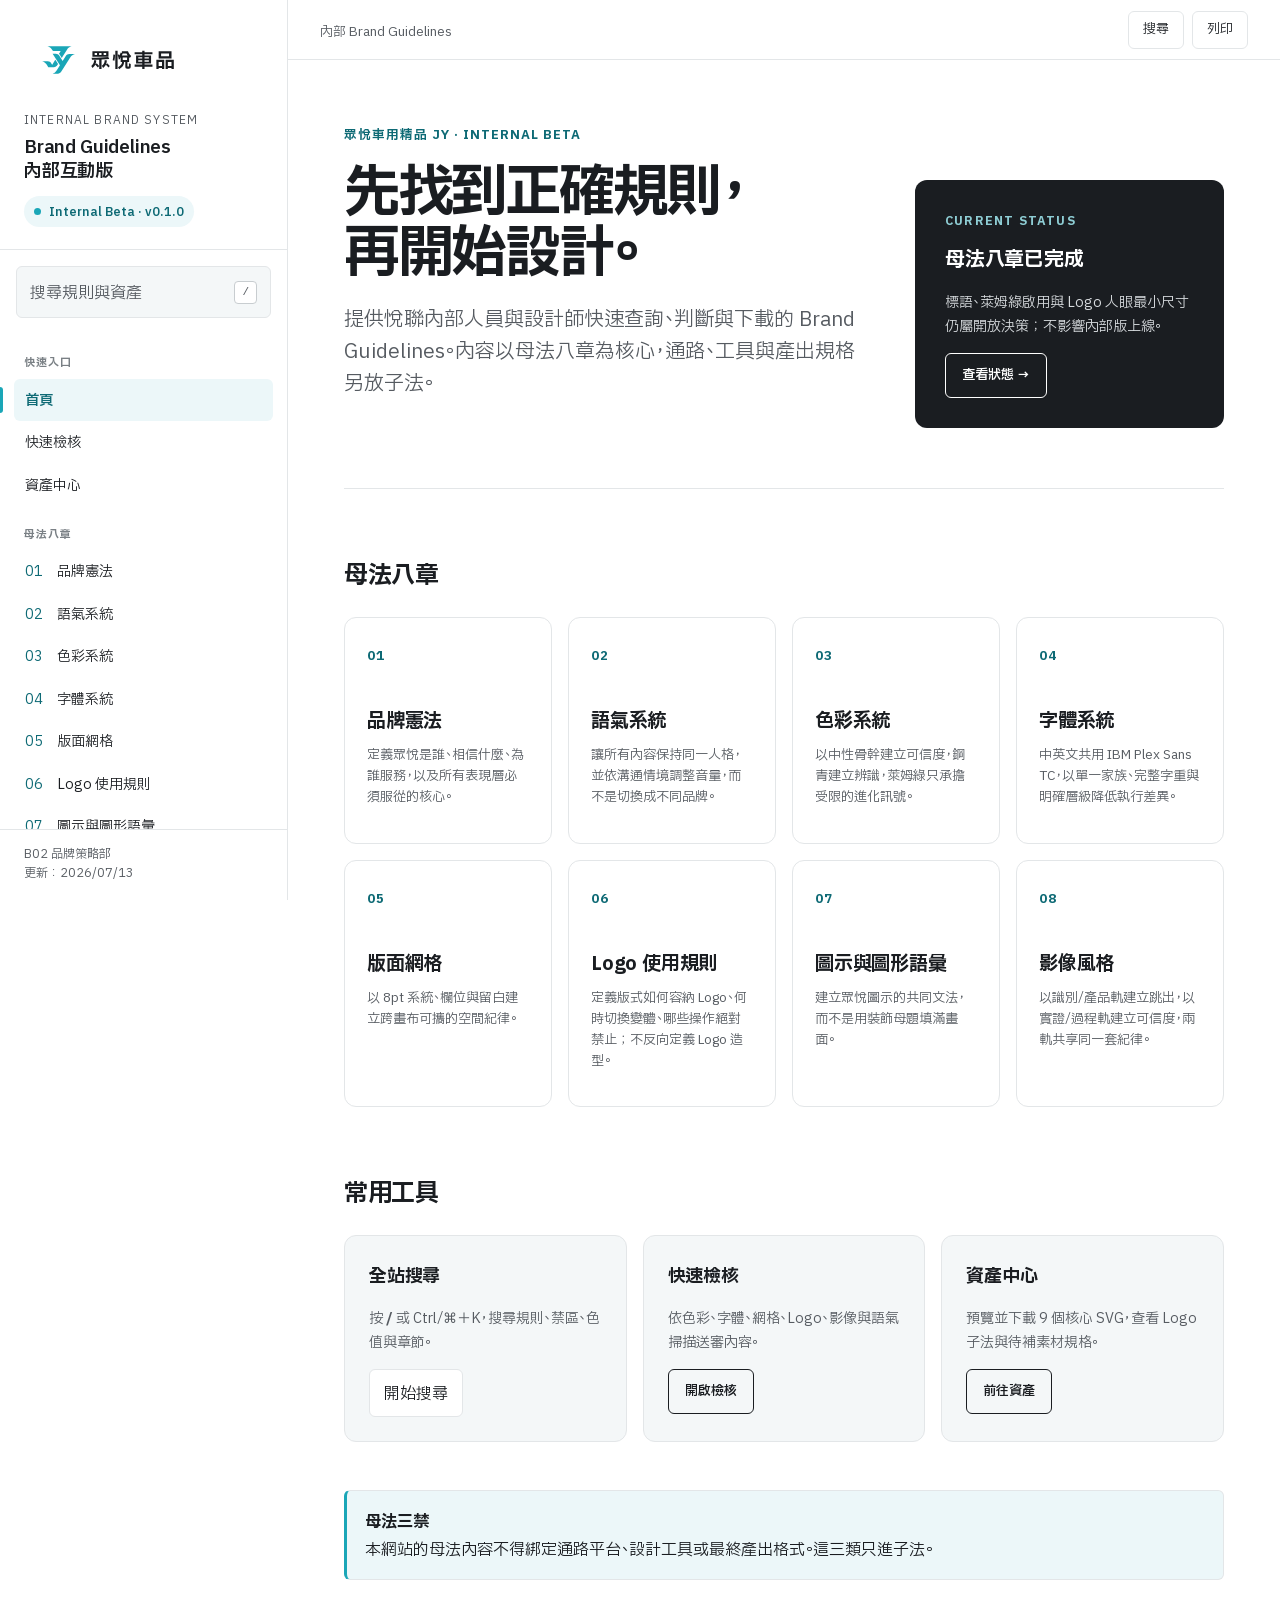
<file: index.html>
<!doctype html>
<html lang="zh-Hant">
<head>
  <meta charset="utf-8">
  <meta name="viewport" content="width=device-width, initial-scale=1">
  <meta name="description" content="眾悅 Brand Guidelines 內部互動版">
  <meta name="robots" content="noindex,nofollow,noarchive">
  <meta name="theme-color" content="#1a1d21">
  <title>首頁｜眾悅 Brand Guidelines</title>
  <link rel="icon" href="assets/logo/JY_logo_mark_sq_primary.svg" type="image/svg+xml">
  <link rel="preload" href="assets/fonts/PlexSansTC-400.woff2" as="font" type="font/woff2" crossorigin>
  <link rel="preload" href="assets/fonts/PlexSansTC-700.woff2" as="font" type="font/woff2" crossorigin>
  <link rel="stylesheet" href="assets/css/styles.css">
</head>
<body>
<a class="skip-link" href="#mainContent">跳到主要內容</a>
<div class="app-shell">
  <aside class="sidebar" aria-label="主要導覽">
    <div class="brand-panel">
      <img src="assets/logo/JY_logo_full_h_primary.svg" alt="眾悅車品">
      <div class="brand-kicker">Internal Brand System</div>
      <p class="brand-title">Brand Guidelines<br>內部互動版</p>
      <span class="status-badge">Internal Beta · v0.1.0</span>
    </div>
    <div class="side-search"><button class="search-button" data-open-search><span>搜尋規則與資產</span><kbd>/</kbd></button></div>
    <nav class="nav-scroll"><div class="nav-group"><p class="nav-label">快速入口</p><a class="nav-link active" href="index.html"><span>首頁</span></a><a class="nav-link" href="pages/checks.html"><span>快速檢核</span></a><a class="nav-link" href="pages/resources.html"><span>資產中心</span></a></div><div class="nav-group"><p class="nav-label">母法八章</p><a class="nav-link" href="pages/constitution.html"><span class="nav-num">01</span><span>品牌憲法</span></a><a class="nav-link" href="pages/voice.html"><span class="nav-num">02</span><span>語氣系統</span></a><a class="nav-link" href="pages/color.html"><span class="nav-num">03</span><span>色彩系統</span></a><a class="nav-link" href="pages/typography.html"><span class="nav-num">04</span><span>字體系統</span></a><a class="nav-link" href="pages/grid.html"><span class="nav-num">05</span><span>版面網格</span></a><a class="nav-link" href="pages/logo.html"><span class="nav-num">06</span><span>Logo 使用規則</span></a><a class="nav-link" href="pages/iconography.html"><span class="nav-num">07</span><span>圖示與圖形語彙</span></a><a class="nav-link" href="pages/imagery.html"><span class="nav-num">08</span><span>影像風格</span></a></div><div class="nav-group"><p class="nav-label">治理</p><a class="nav-link" href="pages/status.html"><span>狀態與版本</span></a><a class="nav-link" href="pages/methodology.html"><span>共用方法論</span></a><a class="nav-link" href="pages/changelog.html"><span>更新紀錄</span></a></div></nav>
    <div class="sidebar-footer">B02 品牌策略部<br>更新：2026/07/13</div>
  </aside>
  <div class="mobile-overlay" data-menu-close></div>
  <main class="main" id="mainContent">
    <header class="topbar">
      <div><button class="icon-button menu-button" data-menu-toggle aria-label="開啟導覽">☰</button> <span class="breadcrumb">內部 Brand Guidelines</span></div>
      <div class="top-actions">
        <button class="icon-button hide-mobile" data-open-search>搜尋</button>
        <button class="icon-button" data-print>列印</button>
      </div>
    </header>
    <div class="page">
<section class="dashboard-hero">
  <div><div class="page-kicker">眾悅車用精品 JY · Internal Beta</div><h1>先找到正確規則，<br>再開始設計。</h1><p class="lead">提供悅聯內部人員與設計師快速查詢、判斷與下載的 Brand Guidelines。內容以母法八章為核心，通路、工具與產出規格另放子法。</p></div>
  <aside class="hero-side"><div class="eyebrow">CURRENT STATUS</div><h2>母法八章已完成</h2><p>標語、萊姆綠啟用與 Logo 人眼最小尺寸仍屬開放決策；不影響內部版上線。</p><a class="download-link" href="pages/status.html" style="border-color:white;color:white">查看狀態 →</a></aside>
</section>
<h2 class="section-title">母法八章</h2><div class="card-grid"><a class="nav-card" href="pages/constitution.html"><span class="card-num">01</span><h3>品牌憲法</h3><p>定義眾悅是誰、相信什麼、為誰服務，以及所有表現層必須服從的核心。</p></a><a class="nav-card" href="pages/voice.html"><span class="card-num">02</span><h3>語氣系統</h3><p>讓所有內容保持同一人格，並依溝通情境調整音量，而不是切換成不同品牌。</p></a><a class="nav-card" href="pages/color.html"><span class="card-num">03</span><h3>色彩系統</h3><p>以中性骨幹建立可信度，鋼青建立辨識，萊姆綠只承擔受限的進化訊號。</p></a><a class="nav-card" href="pages/typography.html"><span class="card-num">04</span><h3>字體系統</h3><p>中英文共用 IBM Plex Sans TC，以單一家族、完整字重與明確層級降低執行差異。</p></a><a class="nav-card" href="pages/grid.html"><span class="card-num">05</span><h3>版面網格</h3><p>以 8pt 系統、欄位與留白建立跨畫布可攜的空間紀律。</p></a><a class="nav-card" href="pages/logo.html"><span class="card-num">06</span><h3>Logo 使用規則</h3><p>定義版式如何容納 Logo、何時切換變體、哪些操作絕對禁止；不反向定義 Logo 造型。</p></a><a class="nav-card" href="pages/iconography.html"><span class="card-num">07</span><h3>圖示與圖形語彙</h3><p>建立眾悅圖示的共同文法，而不是用裝飾母題填滿畫面。</p></a><a class="nav-card" href="pages/imagery.html"><span class="card-num">08</span><h3>影像風格</h3><p>以識別／產品軌建立跳出，以實證／過程軌建立可信度，兩軌共享同一套紀律。</p></a></div>
<h2 class="section-title">常用工具</h2>
<div class="tool-grid">
  <div class="tool-card"><h3>全站搜尋</h3><p>按 <strong>/</strong> 或 Ctrl／⌘＋K，搜尋規則、禁區、色值與章節。</p><button class="secondary-button" data-open-search>開始搜尋</button></div>
  <div class="tool-card"><h3>快速檢核</h3><p>依色彩、字體、網格、Logo、影像與語氣掃描送審內容。</p><a class="download-link" href="pages/checks.html">開啟檢核</a></div>
  <div class="tool-card"><h3>資產中心</h3><p>預覽並下載 9 個核心 SVG，查看 Logo 子法與待補素材規格。</p><a class="download-link" href="pages/resources.html">前往資產</a></div>
</div>
<div class="notice info" style="margin-top:48px"><div><strong>母法三禁</strong>本網站的母法內容不得綁定通路平台、設計工具或最終產出格式。這三類只進子法。</div></div>
</div>
  </main>
</div>
<div class="search-modal" id="searchModal" aria-hidden="true" role="dialog" aria-modal="true" aria-label="全站搜尋">
  <div class="search-dialog">
    <div class="search-head"><input id="globalSearch" type="search" placeholder="搜尋：安全區、萊姆綠、主標、實證…"><button class="search-close" data-close-search aria-label="關閉">✕</button></div>
    <div class="search-results" id="searchResults"><div class="empty-state">輸入章節、規則、色值或關鍵字</div></div>
  </div>
</div>
<div class="toast" id="toast" aria-live="polite"></div>
<script src="assets/js/search-index.js"></script>
<script src="assets/js/app.js"></script>
</body>
</html>
</file>
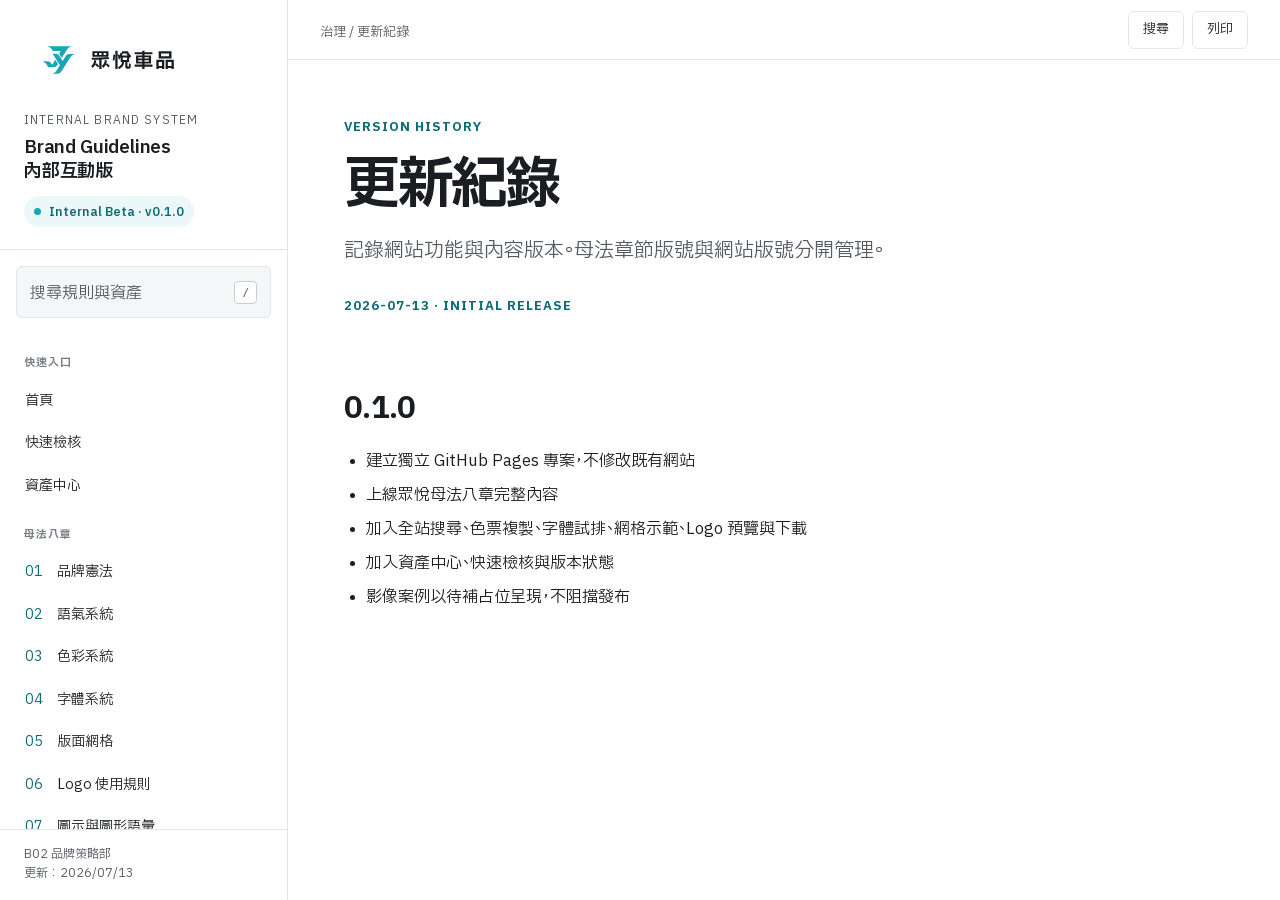
<file: pages/changelog.html>
<!doctype html>
<html lang="zh-Hant">
<head>
  <meta charset="utf-8">
  <meta name="viewport" content="width=device-width, initial-scale=1">
  <meta name="description" content="眾悅 Brand Guidelines 內部互動版">
  <meta name="robots" content="noindex,nofollow,noarchive">
  <meta name="theme-color" content="#1a1d21">
  <title>更新紀錄｜眾悅 Brand Guidelines</title>
  <link rel="icon" href="../assets/logo/JY_logo_mark_sq_primary.svg" type="image/svg+xml">
  <link rel="preload" href="../assets/fonts/PlexSansTC-400.woff2" as="font" type="font/woff2" crossorigin>
  <link rel="preload" href="../assets/fonts/PlexSansTC-700.woff2" as="font" type="font/woff2" crossorigin>
  <link rel="stylesheet" href="../assets/css/styles.css">
</head>
<body>
<a class="skip-link" href="#mainContent">跳到主要內容</a>
<div class="app-shell">
  <aside class="sidebar" aria-label="主要導覽">
    <div class="brand-panel">
      <img src="../assets/logo/JY_logo_full_h_primary.svg" alt="眾悅車品">
      <div class="brand-kicker">Internal Brand System</div>
      <p class="brand-title">Brand Guidelines<br>內部互動版</p>
      <span class="status-badge">Internal Beta · v0.1.0</span>
    </div>
    <div class="side-search"><button class="search-button" data-open-search><span>搜尋規則與資產</span><kbd>/</kbd></button></div>
    <nav class="nav-scroll"><div class="nav-group"><p class="nav-label">快速入口</p><a class="nav-link" href="../index.html"><span>首頁</span></a><a class="nav-link" href="../pages/checks.html"><span>快速檢核</span></a><a class="nav-link" href="../pages/resources.html"><span>資產中心</span></a></div><div class="nav-group"><p class="nav-label">母法八章</p><a class="nav-link" href="../pages/constitution.html"><span class="nav-num">01</span><span>品牌憲法</span></a><a class="nav-link" href="../pages/voice.html"><span class="nav-num">02</span><span>語氣系統</span></a><a class="nav-link" href="../pages/color.html"><span class="nav-num">03</span><span>色彩系統</span></a><a class="nav-link" href="../pages/typography.html"><span class="nav-num">04</span><span>字體系統</span></a><a class="nav-link" href="../pages/grid.html"><span class="nav-num">05</span><span>版面網格</span></a><a class="nav-link" href="../pages/logo.html"><span class="nav-num">06</span><span>Logo 使用規則</span></a><a class="nav-link" href="../pages/iconography.html"><span class="nav-num">07</span><span>圖示與圖形語彙</span></a><a class="nav-link" href="../pages/imagery.html"><span class="nav-num">08</span><span>影像風格</span></a></div><div class="nav-group"><p class="nav-label">治理</p><a class="nav-link" href="../pages/status.html"><span>狀態與版本</span></a><a class="nav-link" href="../pages/methodology.html"><span>共用方法論</span></a><a class="nav-link active" href="../pages/changelog.html"><span>更新紀錄</span></a></div></nav>
    <div class="sidebar-footer">B02 品牌策略部<br>更新：2026/07/13</div>
  </aside>
  <div class="mobile-overlay" data-menu-close></div>
  <main class="main" id="mainContent">
    <header class="topbar">
      <div><button class="icon-button menu-button" data-menu-toggle aria-label="開啟導覽">☰</button> <span class="breadcrumb">治理 / 更新紀錄</span></div>
      <div class="top-actions">
        <button class="icon-button hide-mobile" data-open-search>搜尋</button>
        <button class="icon-button" data-print>列印</button>
      </div>
    </header>
    <div class="page"><div class="page-grid"><article class="article"><div class="page-kicker">Version History</div><h1>更新紀錄</h1><p class="lead">記錄網站功能與內容版本。母法章節版號與網站版號分開管理。</p><div class="content"><section><div class="page-kicker">2026-07-13 · Initial release</div><h2>0.1.0</h2><ul><li>建立獨立 GitHub Pages 專案，不修改既有網站</li><li>上線眾悅母法八章完整內容</li><li>加入全站搜尋、色票複製、字體試排、網格示範、Logo 預覽與下載</li><li>加入資產中心、快速檢核與版本狀態</li><li>影像案例以待補占位呈現，不阻擋發布</li></ul></section></div></article></div></div>
  </main>
</div>
<div class="search-modal" id="searchModal" aria-hidden="true" role="dialog" aria-modal="true" aria-label="全站搜尋">
  <div class="search-dialog">
    <div class="search-head"><input id="globalSearch" type="search" placeholder="搜尋：安全區、萊姆綠、主標、實證…"><button class="search-close" data-close-search aria-label="關閉">✕</button></div>
    <div class="search-results" id="searchResults"><div class="empty-state">輸入章節、規則、色值或關鍵字</div></div>
  </div>
</div>
<div class="toast" id="toast" aria-live="polite"></div>
<script src="../assets/js/search-index.js"></script>
<script src="../assets/js/app.js"></script>
</body>
</html>
</file>
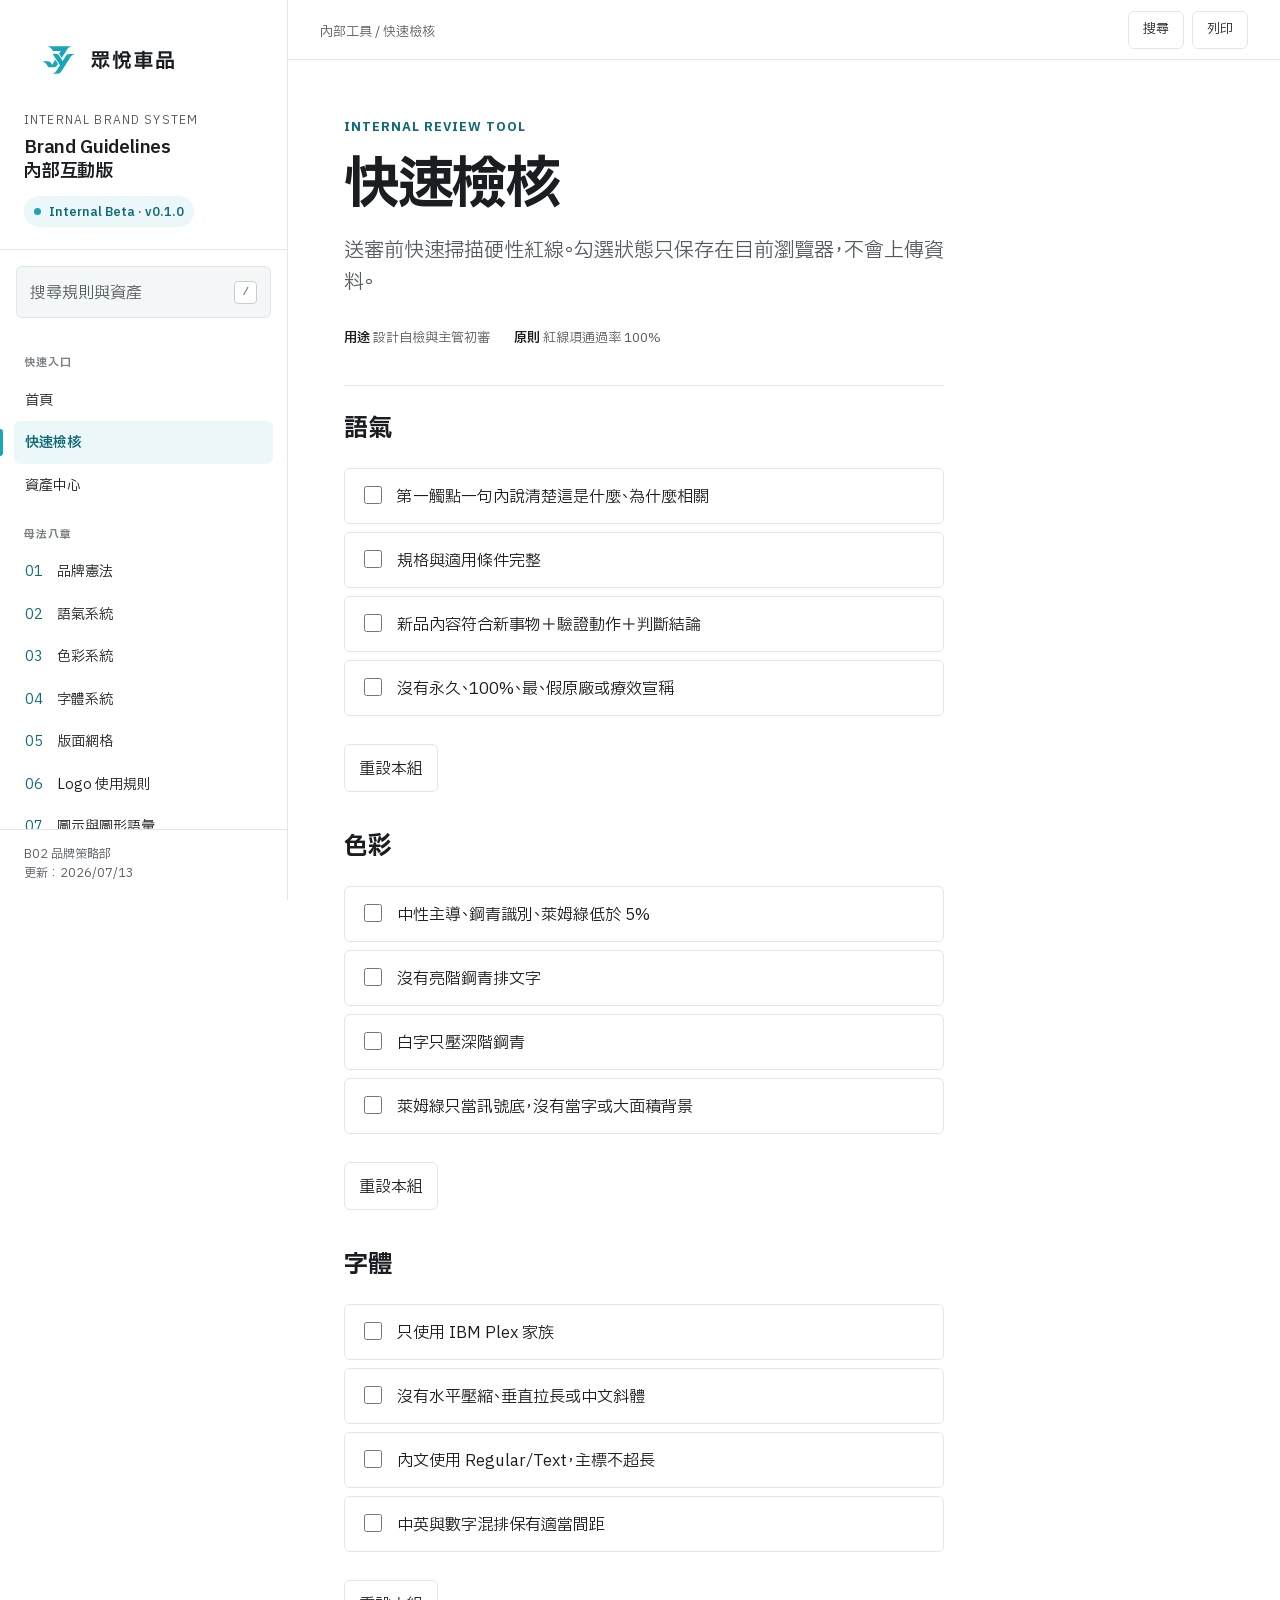
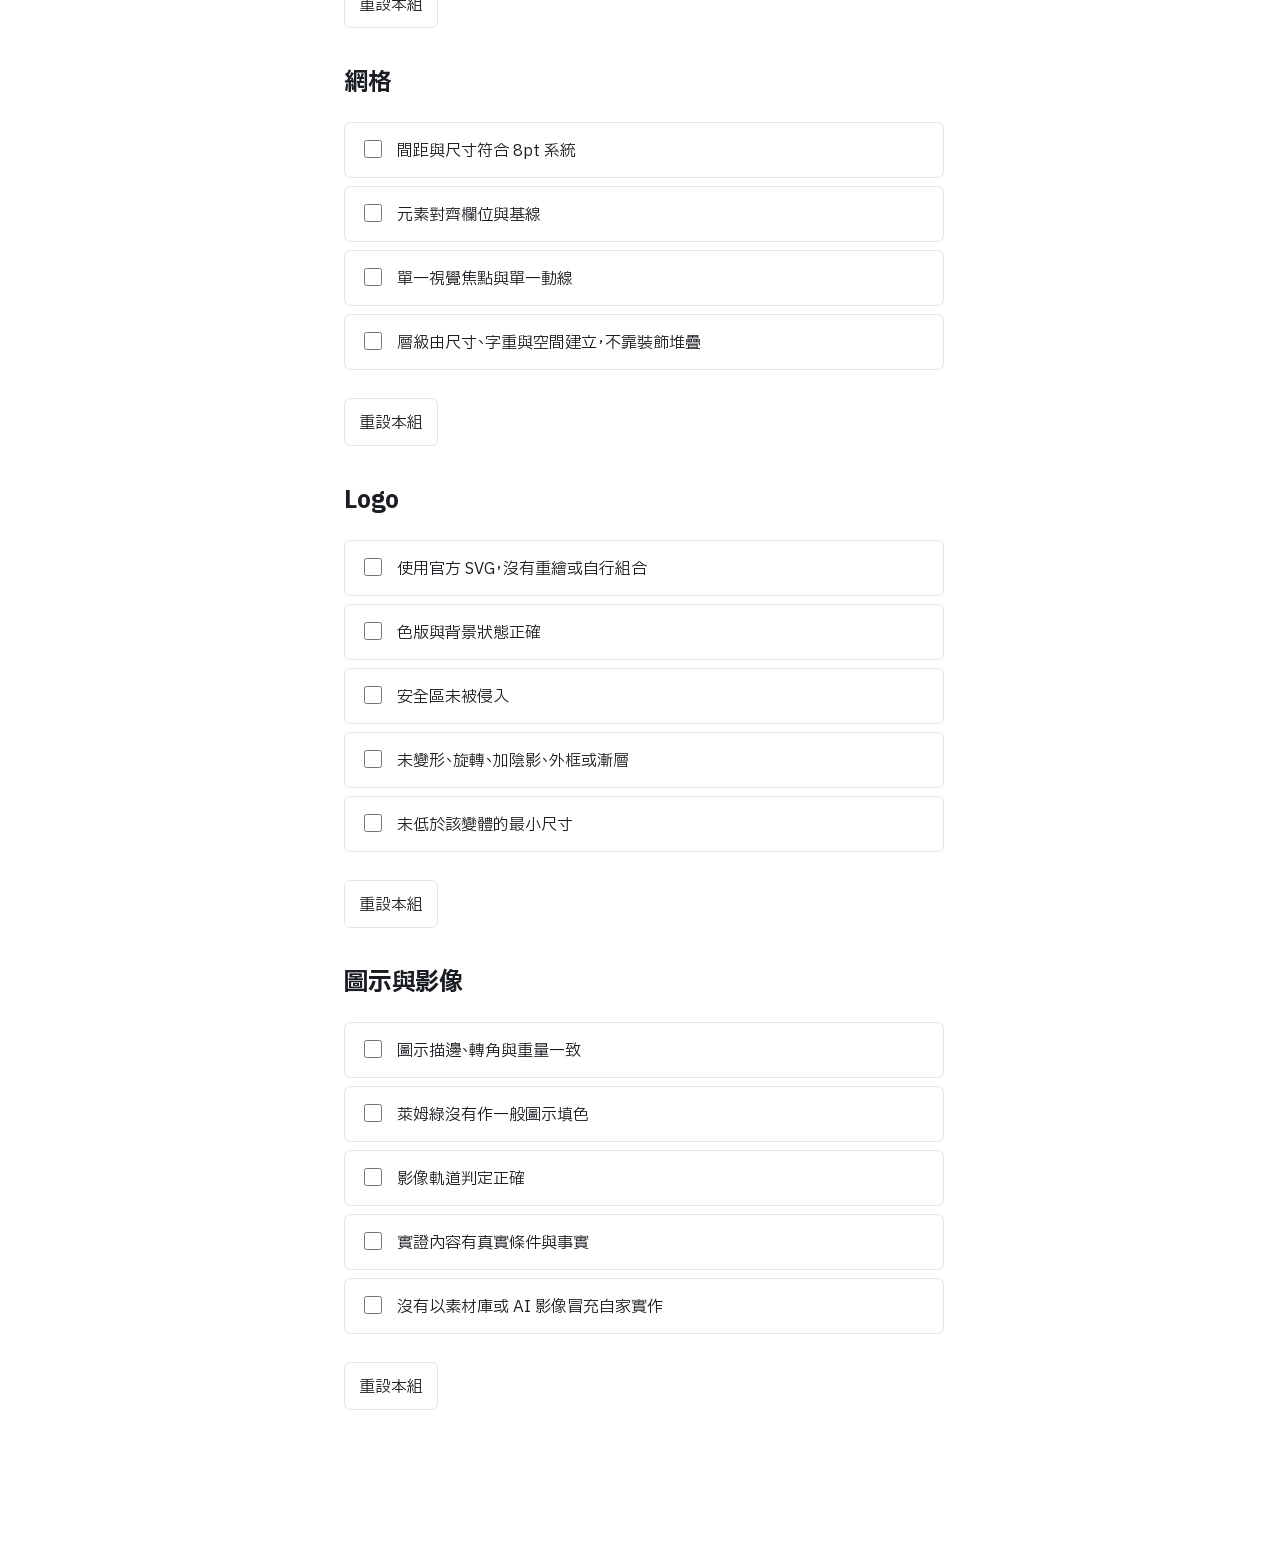
<file: pages/checks.html>
<!doctype html>
<html lang="zh-Hant">
<head>
  <meta charset="utf-8">
  <meta name="viewport" content="width=device-width, initial-scale=1">
  <meta name="description" content="眾悅 Brand Guidelines 內部互動版">
  <meta name="robots" content="noindex,nofollow,noarchive">
  <meta name="theme-color" content="#1a1d21">
  <title>快速檢核｜眾悅 Brand Guidelines</title>
  <link rel="icon" href="../assets/logo/JY_logo_mark_sq_primary.svg" type="image/svg+xml">
  <link rel="preload" href="../assets/fonts/PlexSansTC-400.woff2" as="font" type="font/woff2" crossorigin>
  <link rel="preload" href="../assets/fonts/PlexSansTC-700.woff2" as="font" type="font/woff2" crossorigin>
  <link rel="stylesheet" href="../assets/css/styles.css">
</head>
<body>
<a class="skip-link" href="#mainContent">跳到主要內容</a>
<div class="app-shell">
  <aside class="sidebar" aria-label="主要導覽">
    <div class="brand-panel">
      <img src="../assets/logo/JY_logo_full_h_primary.svg" alt="眾悅車品">
      <div class="brand-kicker">Internal Brand System</div>
      <p class="brand-title">Brand Guidelines<br>內部互動版</p>
      <span class="status-badge">Internal Beta · v0.1.0</span>
    </div>
    <div class="side-search"><button class="search-button" data-open-search><span>搜尋規則與資產</span><kbd>/</kbd></button></div>
    <nav class="nav-scroll"><div class="nav-group"><p class="nav-label">快速入口</p><a class="nav-link" href="../index.html"><span>首頁</span></a><a class="nav-link active" href="../pages/checks.html"><span>快速檢核</span></a><a class="nav-link" href="../pages/resources.html"><span>資產中心</span></a></div><div class="nav-group"><p class="nav-label">母法八章</p><a class="nav-link" href="../pages/constitution.html"><span class="nav-num">01</span><span>品牌憲法</span></a><a class="nav-link" href="../pages/voice.html"><span class="nav-num">02</span><span>語氣系統</span></a><a class="nav-link" href="../pages/color.html"><span class="nav-num">03</span><span>色彩系統</span></a><a class="nav-link" href="../pages/typography.html"><span class="nav-num">04</span><span>字體系統</span></a><a class="nav-link" href="../pages/grid.html"><span class="nav-num">05</span><span>版面網格</span></a><a class="nav-link" href="../pages/logo.html"><span class="nav-num">06</span><span>Logo 使用規則</span></a><a class="nav-link" href="../pages/iconography.html"><span class="nav-num">07</span><span>圖示與圖形語彙</span></a><a class="nav-link" href="../pages/imagery.html"><span class="nav-num">08</span><span>影像風格</span></a></div><div class="nav-group"><p class="nav-label">治理</p><a class="nav-link" href="../pages/status.html"><span>狀態與版本</span></a><a class="nav-link" href="../pages/methodology.html"><span>共用方法論</span></a><a class="nav-link" href="../pages/changelog.html"><span>更新紀錄</span></a></div></nav>
    <div class="sidebar-footer">B02 品牌策略部<br>更新：2026/07/13</div>
  </aside>
  <div class="mobile-overlay" data-menu-close></div>
  <main class="main" id="mainContent">
    <header class="topbar">
      <div><button class="icon-button menu-button" data-menu-toggle aria-label="開啟導覽">☰</button> <span class="breadcrumb">內部工具 / 快速檢核</span></div>
      <div class="top-actions">
        <button class="icon-button hide-mobile" data-open-search>搜尋</button>
        <button class="icon-button" data-print>列印</button>
      </div>
    </header>
    <div class="page"><div class="page-grid"><article class="article"><div class="page-kicker">Internal Review Tool</div><h1>快速檢核</h1><p class="lead">送審前快速掃描硬性紅線。勾選狀態只保存在目前瀏覽器，不會上傳資料。</p><div class="meta-row"><span><strong>用途</strong> 設計自檢與主管初審</span><span><strong>原則</strong> 紅線項通過率 100%</span></div><section><h2>語氣</h2><div class="checklist" data-checklist="voice"><label class="check-item"><input type="checkbox" value="1"><span>第一觸點一句內說清楚這是什麼、為什麼相關</span></label><label class="check-item"><input type="checkbox" value="2"><span>規格與適用條件完整</span></label><label class="check-item"><input type="checkbox" value="3"><span>新品內容符合新事物＋驗證動作＋判斷結論</span></label><label class="check-item"><input type="checkbox" value="4"><span>沒有永久、100%、最、假原廠或療效宣稱</span></label></div><div class="check-actions"><button class="secondary-button" data-reset-checklist="voice">重設本組</button></div></section><section><h2>色彩</h2><div class="checklist" data-checklist="color"><label class="check-item"><input type="checkbox" value="1"><span>中性主導、鋼青識別、萊姆綠低於 5%</span></label><label class="check-item"><input type="checkbox" value="2"><span>沒有亮階鋼青排文字</span></label><label class="check-item"><input type="checkbox" value="3"><span>白字只壓深階鋼青</span></label><label class="check-item"><input type="checkbox" value="4"><span>萊姆綠只當訊號底，沒有當字或大面積背景</span></label></div><div class="check-actions"><button class="secondary-button" data-reset-checklist="color">重設本組</button></div></section><section><h2>字體</h2><div class="checklist" data-checklist="type"><label class="check-item"><input type="checkbox" value="1"><span>只使用 IBM Plex 家族</span></label><label class="check-item"><input type="checkbox" value="2"><span>沒有水平壓縮、垂直拉長或中文斜體</span></label><label class="check-item"><input type="checkbox" value="3"><span>內文使用 Regular／Text，主標不超長</span></label><label class="check-item"><input type="checkbox" value="4"><span>中英與數字混排保有適當間距</span></label></div><div class="check-actions"><button class="secondary-button" data-reset-checklist="type">重設本組</button></div></section><section><h2>網格</h2><div class="checklist" data-checklist="grid"><label class="check-item"><input type="checkbox" value="1"><span>間距與尺寸符合 8pt 系統</span></label><label class="check-item"><input type="checkbox" value="2"><span>元素對齊欄位與基線</span></label><label class="check-item"><input type="checkbox" value="3"><span>單一視覺焦點與單一動線</span></label><label class="check-item"><input type="checkbox" value="4"><span>層級由尺寸、字重與空間建立，不靠裝飾堆疊</span></label></div><div class="check-actions"><button class="secondary-button" data-reset-checklist="grid">重設本組</button></div></section><section><h2>Logo</h2><div class="checklist" data-checklist="logo"><label class="check-item"><input type="checkbox" value="1"><span>使用官方 SVG，沒有重繪或自行組合</span></label><label class="check-item"><input type="checkbox" value="2"><span>色版與背景狀態正確</span></label><label class="check-item"><input type="checkbox" value="3"><span>安全區未被侵入</span></label><label class="check-item"><input type="checkbox" value="4"><span>未變形、旋轉、加陰影、外框或漸層</span></label><label class="check-item"><input type="checkbox" value="5"><span>未低於該變體的最小尺寸</span></label></div><div class="check-actions"><button class="secondary-button" data-reset-checklist="logo">重設本組</button></div></section><section><h2>圖示與影像</h2><div class="checklist" data-checklist="visual"><label class="check-item"><input type="checkbox" value="1"><span>圖示描邊、轉角與重量一致</span></label><label class="check-item"><input type="checkbox" value="2"><span>萊姆綠沒有作一般圖示填色</span></label><label class="check-item"><input type="checkbox" value="3"><span>影像軌道判定正確</span></label><label class="check-item"><input type="checkbox" value="4"><span>實證內容有真實條件與事實</span></label><label class="check-item"><input type="checkbox" value="5"><span>沒有以素材庫或 AI 影像冒充自家實作</span></label></div><div class="check-actions"><button class="secondary-button" data-reset-checklist="visual">重設本組</button></div></section></article></div></div>
  </main>
</div>
<div class="search-modal" id="searchModal" aria-hidden="true" role="dialog" aria-modal="true" aria-label="全站搜尋">
  <div class="search-dialog">
    <div class="search-head"><input id="globalSearch" type="search" placeholder="搜尋：安全區、萊姆綠、主標、實證…"><button class="search-close" data-close-search aria-label="關閉">✕</button></div>
    <div class="search-results" id="searchResults"><div class="empty-state">輸入章節、規則、色值或關鍵字</div></div>
  </div>
</div>
<div class="toast" id="toast" aria-live="polite"></div>
<script src="../assets/js/search-index.js"></script>
<script src="../assets/js/app.js"></script>
</body>
</html>
</file>
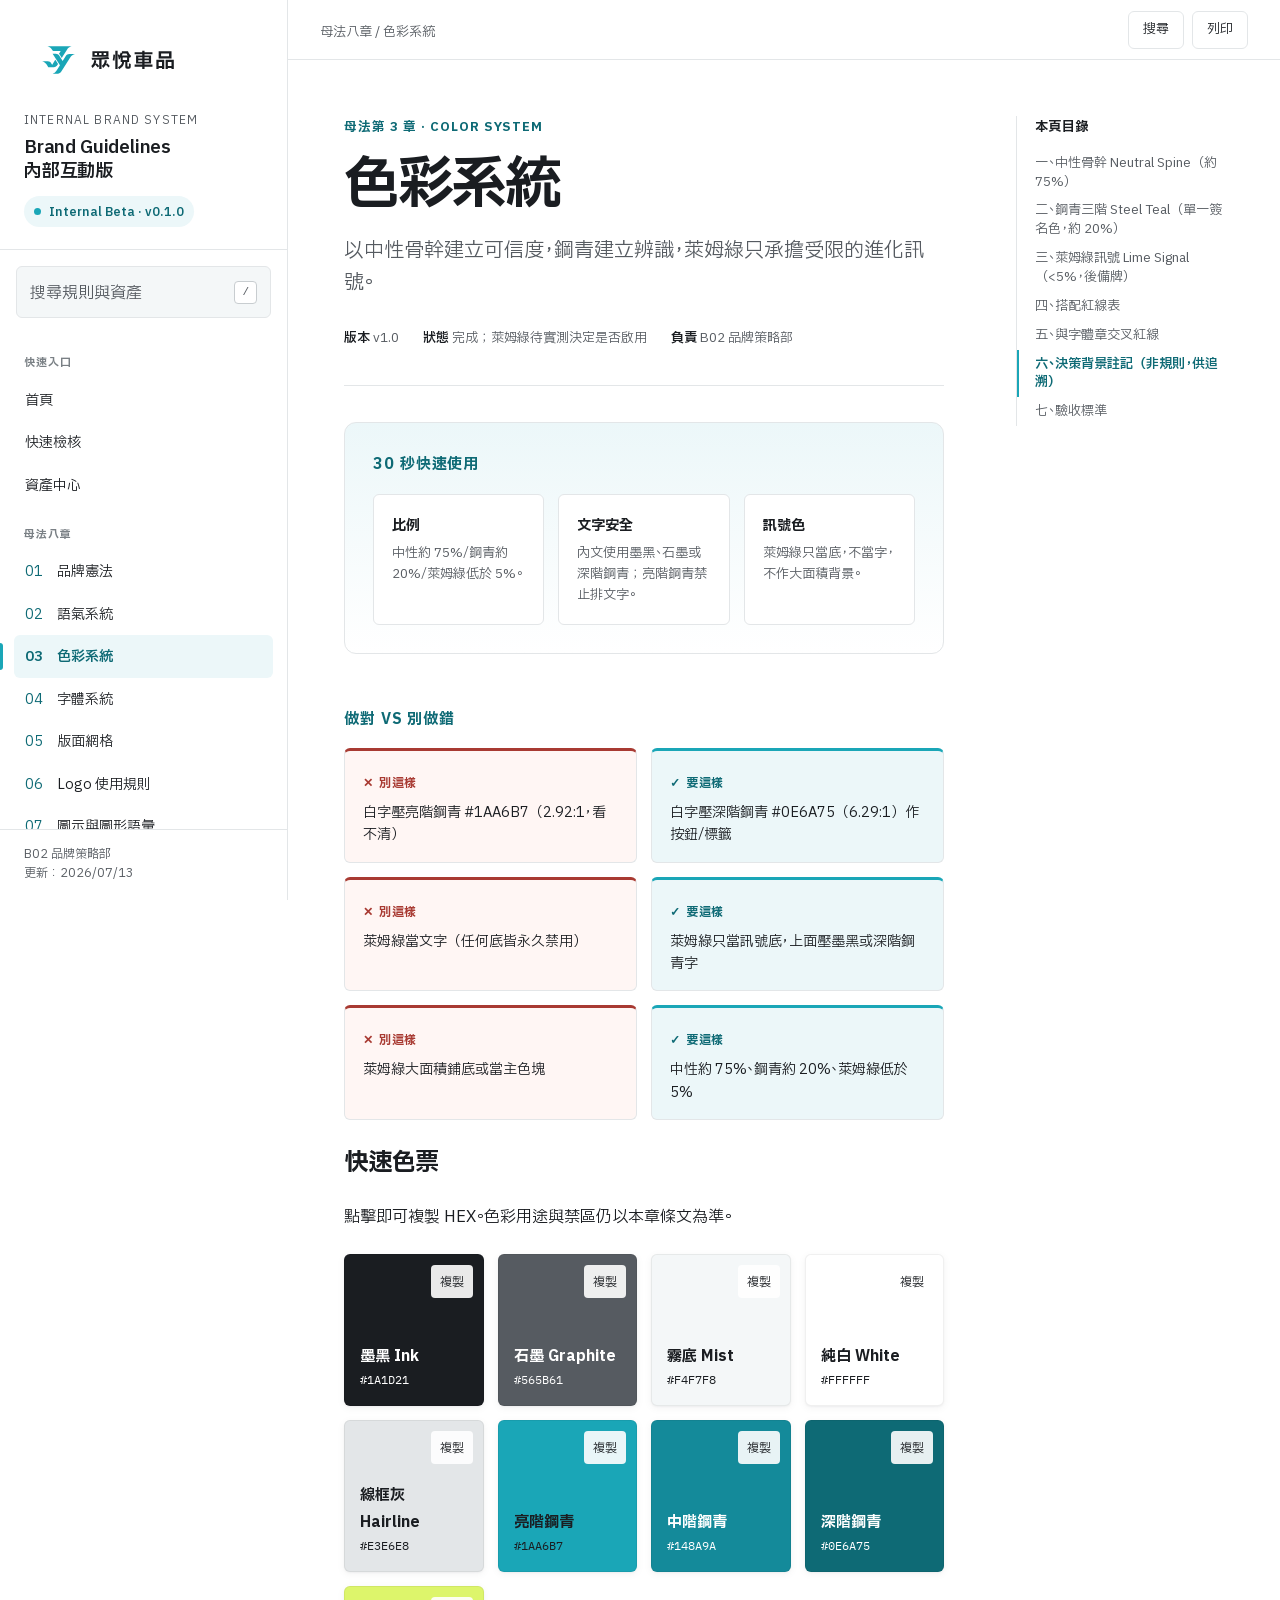
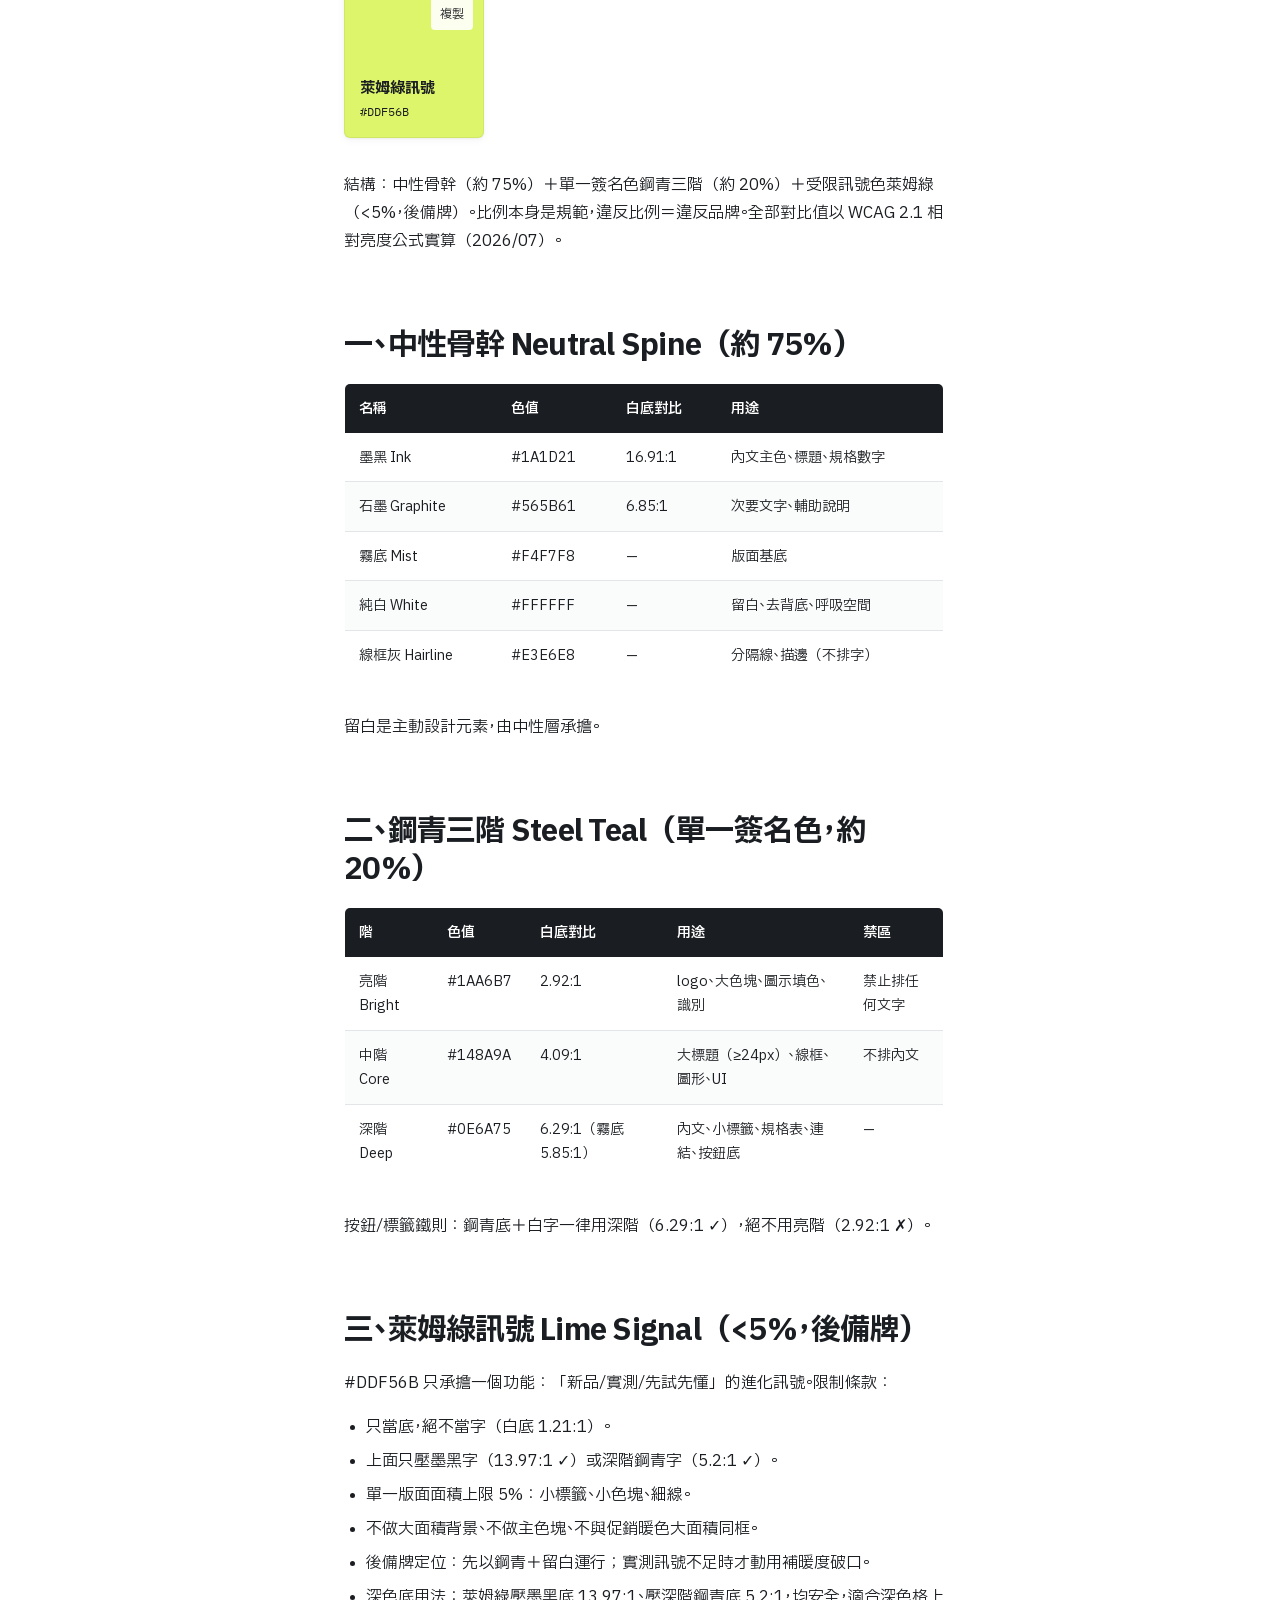
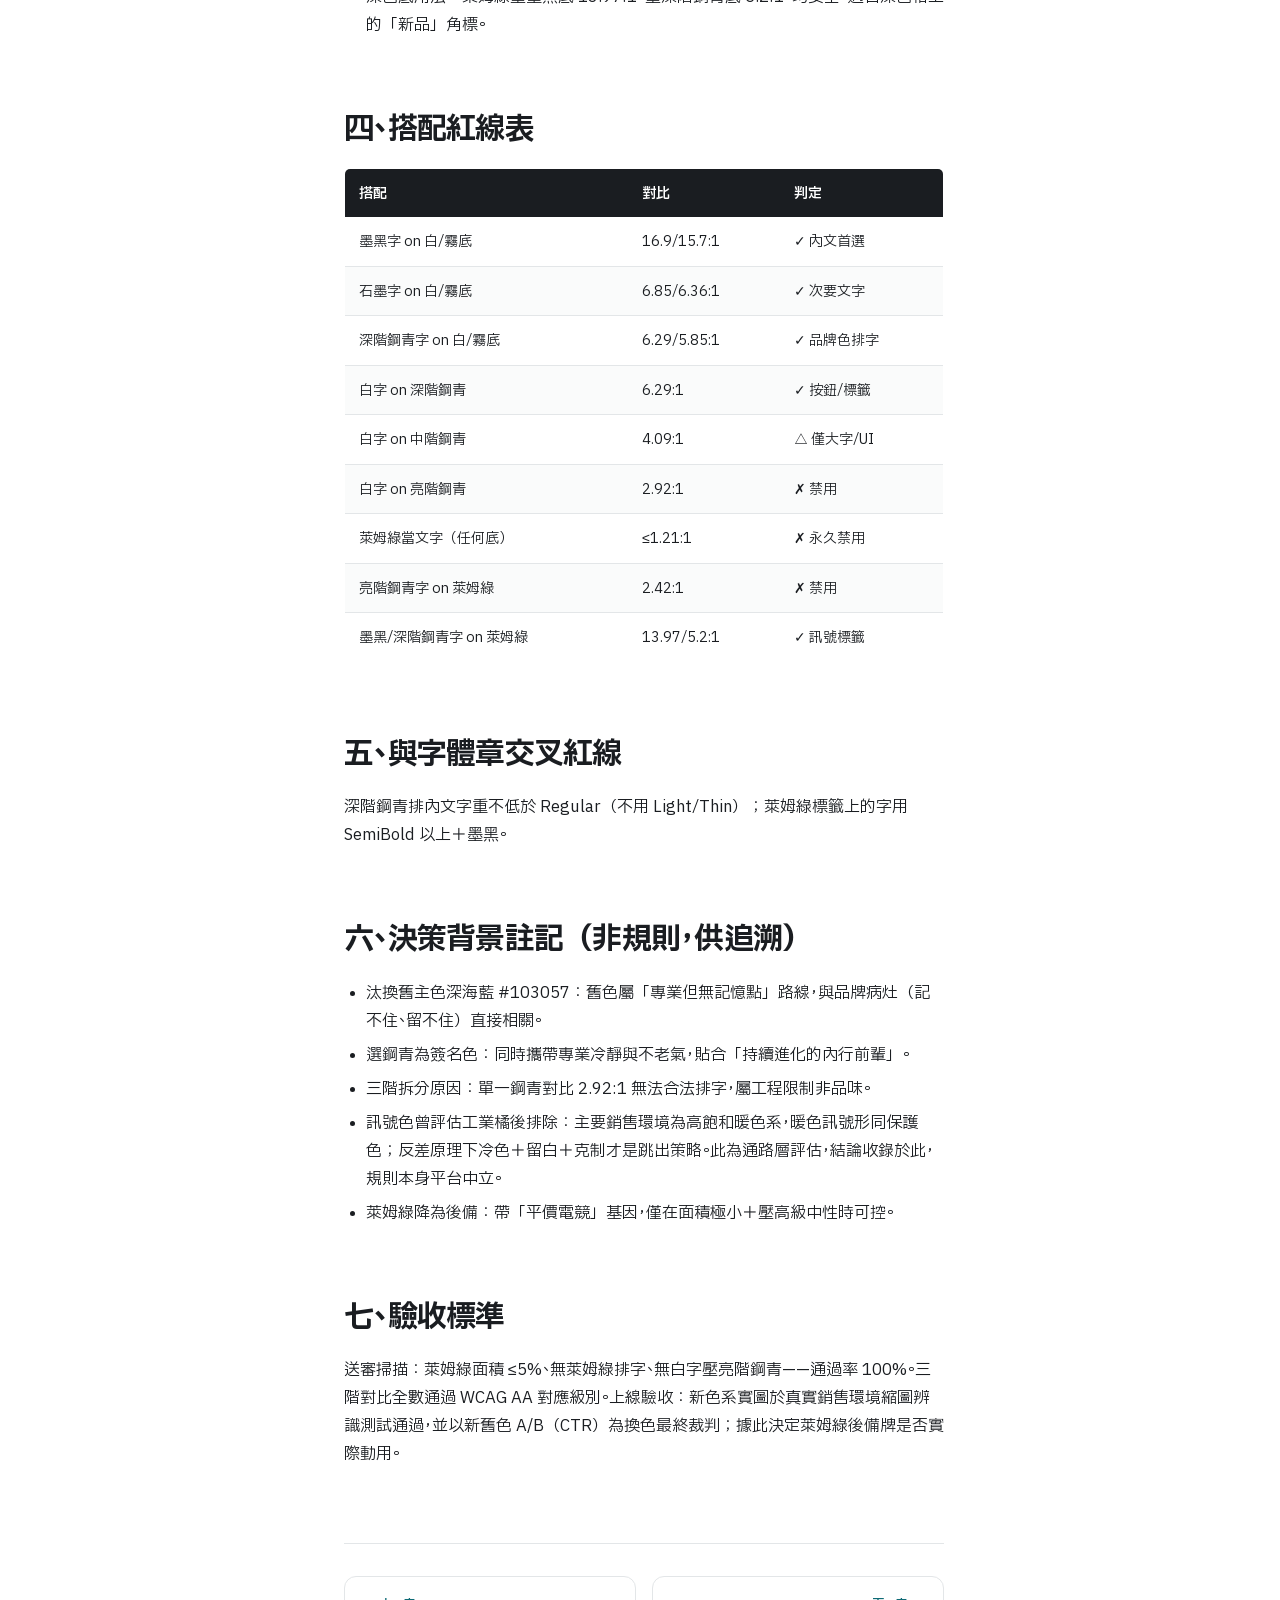
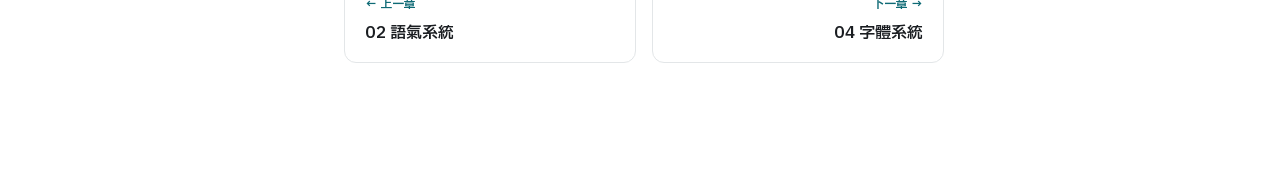
<file: pages/color.html>
<!doctype html>
<html lang="zh-Hant">
<head>
  <meta charset="utf-8">
  <meta name="viewport" content="width=device-width, initial-scale=1">
  <meta name="description" content="眾悅 Brand Guidelines 內部互動版">
  <meta name="robots" content="noindex,nofollow,noarchive">
  <meta name="theme-color" content="#1a1d21">
  <title>色彩系統｜眾悅 Brand Guidelines</title>
  <link rel="icon" href="../assets/logo/JY_logo_mark_sq_primary.svg" type="image/svg+xml">
  <link rel="preload" href="../assets/fonts/PlexSansTC-400.woff2" as="font" type="font/woff2" crossorigin>
  <link rel="preload" href="../assets/fonts/PlexSansTC-700.woff2" as="font" type="font/woff2" crossorigin>
  <link rel="stylesheet" href="../assets/css/styles.css">
</head>
<body>
<a class="skip-link" href="#mainContent">跳到主要內容</a>
<div class="app-shell">
  <aside class="sidebar" aria-label="主要導覽">
    <div class="brand-panel">
      <img src="../assets/logo/JY_logo_full_h_primary.svg" alt="眾悅車品">
      <div class="brand-kicker">Internal Brand System</div>
      <p class="brand-title">Brand Guidelines<br>內部互動版</p>
      <span class="status-badge">Internal Beta · v0.1.0</span>
    </div>
    <div class="side-search"><button class="search-button" data-open-search><span>搜尋規則與資產</span><kbd>/</kbd></button></div>
    <nav class="nav-scroll"><div class="nav-group"><p class="nav-label">快速入口</p><a class="nav-link" href="../index.html"><span>首頁</span></a><a class="nav-link" href="../pages/checks.html"><span>快速檢核</span></a><a class="nav-link" href="../pages/resources.html"><span>資產中心</span></a></div><div class="nav-group"><p class="nav-label">母法八章</p><a class="nav-link" href="../pages/constitution.html"><span class="nav-num">01</span><span>品牌憲法</span></a><a class="nav-link" href="../pages/voice.html"><span class="nav-num">02</span><span>語氣系統</span></a><a class="nav-link active" href="../pages/color.html"><span class="nav-num">03</span><span>色彩系統</span></a><a class="nav-link" href="../pages/typography.html"><span class="nav-num">04</span><span>字體系統</span></a><a class="nav-link" href="../pages/grid.html"><span class="nav-num">05</span><span>版面網格</span></a><a class="nav-link" href="../pages/logo.html"><span class="nav-num">06</span><span>Logo 使用規則</span></a><a class="nav-link" href="../pages/iconography.html"><span class="nav-num">07</span><span>圖示與圖形語彙</span></a><a class="nav-link" href="../pages/imagery.html"><span class="nav-num">08</span><span>影像風格</span></a></div><div class="nav-group"><p class="nav-label">治理</p><a class="nav-link" href="../pages/status.html"><span>狀態與版本</span></a><a class="nav-link" href="../pages/methodology.html"><span>共用方法論</span></a><a class="nav-link" href="../pages/changelog.html"><span>更新紀錄</span></a></div></nav>
    <div class="sidebar-footer">B02 品牌策略部<br>更新：2026/07/13</div>
  </aside>
  <div class="mobile-overlay" data-menu-close></div>
  <main class="main" id="mainContent">
    <header class="topbar">
      <div><button class="icon-button menu-button" data-menu-toggle aria-label="開啟導覽">☰</button> <span class="breadcrumb">母法八章 / 色彩系統</span></div>
      <div class="top-actions">
        <button class="icon-button hide-mobile" data-open-search>搜尋</button>
        <button class="icon-button" data-print>列印</button>
      </div>
    </header>
    <div class="page"><div class="page-grid"><article class="article"><div class="page-kicker">母法第 3 章 · Color System</div>
<h1>色彩系統</h1>
<p class="lead">以中性骨幹建立可信度，鋼青建立辨識，萊姆綠只承擔受限的進化訊號。</p>
<div class="meta-row"><span><strong>版本</strong> v1.0</span><span><strong>狀態</strong> 完成；萊姆綠待實測決定是否啟用</span><span><strong>負責</strong> B02 品牌策略部</span></div><section class="quick-panel"><h2>30 秒快速使用</h2><div class="quick-grid"><div class="quick-item"><strong>比例</strong><p>中性約 75%／鋼青約 20%／萊姆綠低於 5%。</p></div><div class="quick-item"><strong>文字安全</strong><p>內文使用墨黑、石墨或深階鋼青；亮階鋼青禁止排文字。</p></div><div class="quick-item"><strong>訊號色</strong><p>萊姆綠只當底，不當字，不作大面積背景。</p></div></div></section><section class="dodont" aria-labelledby="dodontHead"><h2 id="dodontHead">做對 vs 別做錯</h2><div class="dodont-grid"><div class="dodont-pair">
<div class="dodont-card is-dont"><div class="dodont-tag">別這樣</div><p>白字壓亮階鋼青 #1AA6B7（2.92:1，看不清）</p></div>
<div class="dodont-card is-do"><div class="dodont-tag">要這樣</div><p>白字壓深階鋼青 #0E6A75（6.29:1）作按鈕／標籤</p></div>
</div><div class="dodont-pair">
<div class="dodont-card is-dont"><div class="dodont-tag">別這樣</div><p>萊姆綠當文字（任何底皆永久禁用）</p></div>
<div class="dodont-card is-do"><div class="dodont-tag">要這樣</div><p>萊姆綠只當訊號底，上面壓墨黑或深階鋼青字</p></div>
</div><div class="dodont-pair">
<div class="dodont-card is-dont"><div class="dodont-tag">別這樣</div><p>萊姆綠大面積鋪底或當主色塊</p></div>
<div class="dodont-card is-do"><div class="dodont-tag">要這樣</div><p>中性約 75%、鋼青約 20%、萊姆綠低於 5%</p></div>
</div></div></section><section aria-labelledby="colorTool"><h2 id="colorTool">快速色票</h2><p>點擊即可複製 HEX。色彩用途與禁區仍以本章條文為準。</p><div class="palette"><div class="swatch dark" style="background:#1A1D21"><button data-copy="#1A1D21">複製</button><strong>墨黑 Ink</strong><span>#1A1D21</span></div><div class="swatch dark" style="background:#565B61"><button data-copy="#565B61">複製</button><strong>石墨 Graphite</strong><span>#565B61</span></div><div class="swatch light" style="background:#F4F7F8"><button data-copy="#F4F7F8">複製</button><strong>霧底 Mist</strong><span>#F4F7F8</span></div><div class="swatch light" style="background:#FFFFFF"><button data-copy="#FFFFFF">複製</button><strong>純白 White</strong><span>#FFFFFF</span></div><div class="swatch light" style="background:#E3E6E8"><button data-copy="#E3E6E8">複製</button><strong>線框灰 Hairline</strong><span>#E3E6E8</span></div><div class="swatch light" style="background:#1AA6B7"><button data-copy="#1AA6B7">複製</button><strong>亮階鋼青</strong><span>#1AA6B7</span></div><div class="swatch dark" style="background:#148A9A"><button data-copy="#148A9A">複製</button><strong>中階鋼青</strong><span>#148A9A</span></div><div class="swatch dark" style="background:#0E6A75"><button data-copy="#0E6A75">複製</button><strong>深階鋼青</strong><span>#0E6A75</span></div><div class="swatch light" style="background:#DDF56B"><button data-copy="#DDF56B">複製</button><strong>萊姆綠訊號</strong><span>#DDF56B</span></div></div></section><div class="content"><p>結構：中性骨幹（約 75%）＋單一簽名色鋼青三階（約 20%）＋受限訊號色萊姆綠（&lt;5%，後備牌）。比例本身是規範，違反比例＝違反品牌。全部對比值以 WCAG 2.1 相對亮度公式實算（2026/07）。</p>
<h2 id="section-1">一、中性骨幹 Neutral Spine（約 75%）<a aria-label="複製此節連結" class="heading-anchor" data-anchor="" href="#section-1">#</a></h2>
<table>
<thead>
<tr>
<th>名稱</th>
<th>色值</th>
<th>白底對比</th>
<th>用途</th>
</tr>
</thead>
<tbody>
<tr>
<td>墨黑 Ink</td>
<td>#1A1D21</td>
<td>16.91:1</td>
<td>內文主色、標題、規格數字</td>
</tr>
<tr>
<td>石墨 Graphite</td>
<td>#565B61</td>
<td>6.85:1</td>
<td>次要文字、輔助說明</td>
</tr>
<tr>
<td>霧底 Mist</td>
<td>#F4F7F8</td>
<td>—</td>
<td>版面基底</td>
</tr>
<tr>
<td>純白 White</td>
<td>#FFFFFF</td>
<td>—</td>
<td>留白、去背底、呼吸空間</td>
</tr>
<tr>
<td>線框灰 Hairline</td>
<td>#E3E6E8</td>
<td>—</td>
<td>分隔線、描邊（不排字）</td>
</tr>
</tbody>
</table>
<p>留白是主動設計元素，由中性層承擔。</p>
<h2 id="section-2">二、鋼青三階 Steel Teal（單一簽名色，約 20%）<a aria-label="複製此節連結" class="heading-anchor" data-anchor="" href="#section-2">#</a></h2>
<table>
<thead>
<tr>
<th>階</th>
<th>色值</th>
<th>白底對比</th>
<th>用途</th>
<th>禁區</th>
</tr>
</thead>
<tbody>
<tr>
<td>亮階 Bright</td>
<td>#1AA6B7</td>
<td>2.92:1</td>
<td>logo、大色塊、圖示填色、識別</td>
<td>禁止排任何文字</td>
</tr>
<tr>
<td>中階 Core</td>
<td>#148A9A</td>
<td>4.09:1</td>
<td>大標題（≥24px）、線框、圖形、UI</td>
<td>不排內文</td>
</tr>
<tr>
<td>深階 Deep</td>
<td>#0E6A75</td>
<td>6.29:1（霧底 5.85:1）</td>
<td>內文、小標籤、規格表、連結、按鈕底</td>
<td>—</td>
</tr>
</tbody>
</table>
<p>按鈕／標籤鐵則：鋼青底＋白字一律用深階（6.29:1 ✓），絕不用亮階（2.92:1 ✗）。</p>
<h2 id="section-3">三、萊姆綠訊號 Lime Signal（&lt;5%，後備牌）<a aria-label="複製此節連結" class="heading-anchor" data-anchor="" href="#section-3">#</a></h2>
<p>#DDF56B 只承擔一個功能：「新品／實測／先試先懂」的進化訊號。限制條款：</p>
<ul>
<li>只當底，絕不當字（白底 1.21:1）。</li>
<li>上面只壓墨黑字（13.97:1 ✓）或深階鋼青字（5.2:1 ✓）。</li>
<li>單一版面面積上限 5%：小標籤、小色塊、細線。</li>
<li>不做大面積背景、不做主色塊、不與促銷暖色大面積同框。</li>
<li>後備牌定位：先以鋼青＋留白運行；實測訊號不足時才動用補暖度破口。</li>
<li>深色底用法：萊姆綠壓墨黑底 13.97:1、壓深階鋼青底 5.2:1，均安全，適合深色格上的「新品」角標。</li>
</ul>
<h2 id="section-4">四、搭配紅線表<a aria-label="複製此節連結" class="heading-anchor" data-anchor="" href="#section-4">#</a></h2>
<table>
<thead>
<tr>
<th>搭配</th>
<th>對比</th>
<th>判定</th>
</tr>
</thead>
<tbody>
<tr>
<td>墨黑字 on 白／霧底</td>
<td>16.9／15.7:1</td>
<td>✓ 內文首選</td>
</tr>
<tr>
<td>石墨字 on 白／霧底</td>
<td>6.85／6.36:1</td>
<td>✓ 次要文字</td>
</tr>
<tr>
<td>深階鋼青字 on 白／霧底</td>
<td>6.29／5.85:1</td>
<td>✓ 品牌色排字</td>
</tr>
<tr>
<td>白字 on 深階鋼青</td>
<td>6.29:1</td>
<td>✓ 按鈕／標籤</td>
</tr>
<tr>
<td>白字 on 中階鋼青</td>
<td>4.09:1</td>
<td>△ 僅大字／UI</td>
</tr>
<tr>
<td>白字 on 亮階鋼青</td>
<td>2.92:1</td>
<td>✗ 禁用</td>
</tr>
<tr>
<td>萊姆綠當文字（任何底）</td>
<td>≤1.21:1</td>
<td>✗ 永久禁用</td>
</tr>
<tr>
<td>亮階鋼青字 on 萊姆綠</td>
<td>2.42:1</td>
<td>✗ 禁用</td>
</tr>
<tr>
<td>墨黑／深階鋼青字 on 萊姆綠</td>
<td>13.97／5.2:1</td>
<td>✓ 訊號標籤</td>
</tr>
</tbody>
</table>
<h2 id="section-5">五、與字體章交叉紅線<a aria-label="複製此節連結" class="heading-anchor" data-anchor="" href="#section-5">#</a></h2>
<p>深階鋼青排內文字重不低於 Regular（不用 Light／Thin）；萊姆綠標籤上的字用 SemiBold 以上＋墨黑。</p>
<h2 id="section-6">六、決策背景註記（非規則，供追溯）<a aria-label="複製此節連結" class="heading-anchor" data-anchor="" href="#section-6">#</a></h2>
<ul>
<li>汰換舊主色深海藍 #103057：舊色屬「專業但無記憶點」路線，與品牌病灶（記不住、留不住）直接相關。</li>
<li>選鋼青為簽名色：同時攜帶專業冷靜與不老氣，貼合「持續進化的內行前輩」。</li>
<li>三階拆分原因：單一鋼青對比 2.92:1 無法合法排字，屬工程限制非品味。</li>
<li>訊號色曾評估工業橘後排除：主要銷售環境為高飽和暖色系，暖色訊號形同保護色；反差原理下冷色＋留白＋克制才是跳出策略。此為通路層評估，結論收錄於此，規則本身平台中立。</li>
<li>萊姆綠降為後備：帶「平價電競」基因，僅在面積極小＋壓高級中性時可控。</li>
</ul>
<h2 id="section-7">七、驗收標準<a aria-label="複製此節連結" class="heading-anchor" data-anchor="" href="#section-7">#</a></h2>
<p>送審掃描：萊姆綠面積 ≤5%、無萊姆綠排字、無白字壓亮階鋼青——通過率 100%。三階對比全數通過 WCAG AA 對應級別。上線驗收：新色系實圖於真實銷售環境縮圖辨識測試通過，並以新舊色 A/B（CTR）為換色最終裁判；據此決定萊姆綠後備牌是否實際動用。</p>
</div><nav class="pager" aria-label="章節前後導覽"><a class="pager-link prev" href="voice.html"><span class="pager-dir">← 上一章</span><span class="pager-title">02 語氣系統</span></a><a class="pager-link next" href="typography.html"><span class="pager-dir">下一章 →</span><span class="pager-title">04 字體系統</span></a></nav></article><aside class="toc"><div class="toc-title">本頁目錄</div><a class="toc-h2" href="#section-1">一、中性骨幹 Neutral Spine（約 75%）</a><a class="toc-h2" href="#section-2">二、鋼青三階 Steel Teal（單一簽名色，約 20%）</a><a class="toc-h2" href="#section-3">三、萊姆綠訊號 Lime Signal（&lt;5%，後備牌）</a><a class="toc-h2" href="#section-4">四、搭配紅線表</a><a class="toc-h2" href="#section-5">五、與字體章交叉紅線</a><a class="toc-h2" href="#section-6">六、決策背景註記（非規則，供追溯）</a><a class="toc-h2" href="#section-7">七、驗收標準</a></aside></div></div>
  </main>
</div>
<div class="search-modal" id="searchModal" aria-hidden="true" role="dialog" aria-modal="true" aria-label="全站搜尋">
  <div class="search-dialog">
    <div class="search-head"><input id="globalSearch" type="search" placeholder="搜尋：安全區、萊姆綠、主標、實證…"><button class="search-close" data-close-search aria-label="關閉">✕</button></div>
    <div class="search-results" id="searchResults"><div class="empty-state">輸入章節、規則、色值或關鍵字</div></div>
  </div>
</div>
<div class="toast" id="toast" aria-live="polite"></div>
<script src="../assets/js/search-index.js"></script>
<script src="../assets/js/app.js"></script>
</body>
</html>
</file>
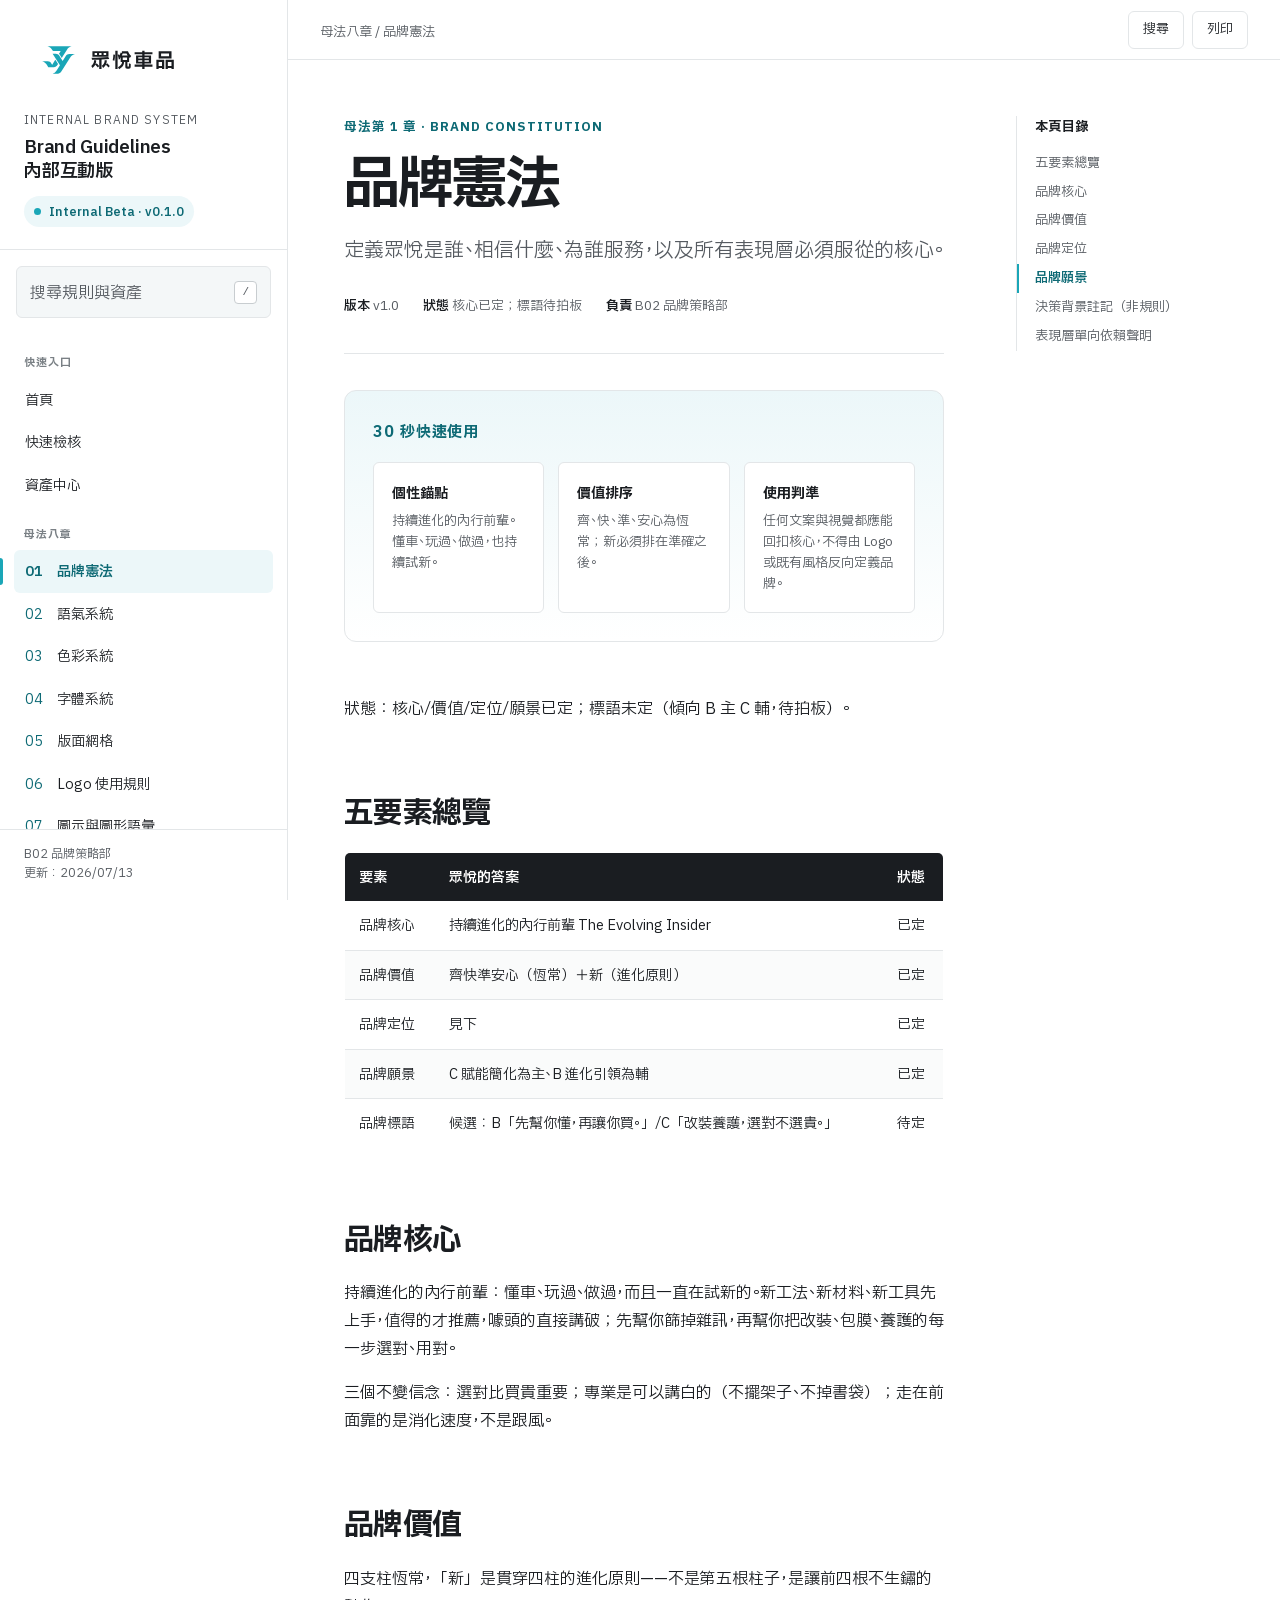
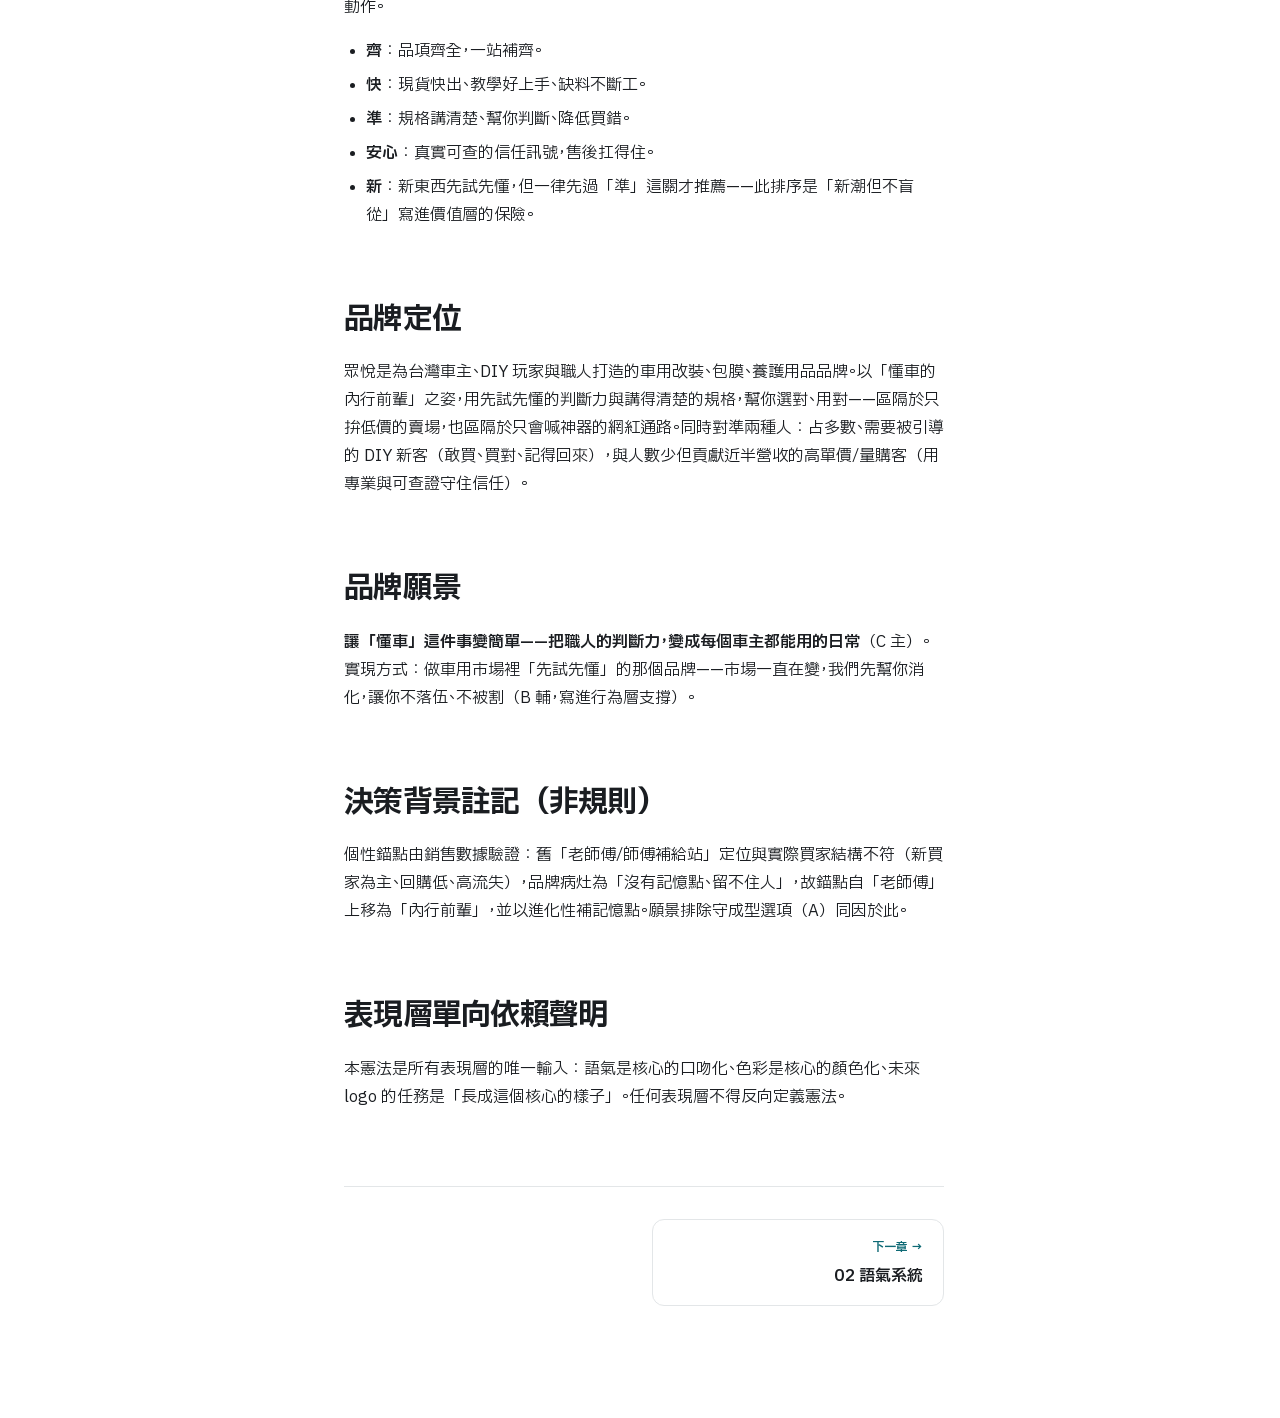
<file: pages/constitution.html>
<!doctype html>
<html lang="zh-Hant">
<head>
  <meta charset="utf-8">
  <meta name="viewport" content="width=device-width, initial-scale=1">
  <meta name="description" content="眾悅 Brand Guidelines 內部互動版">
  <meta name="robots" content="noindex,nofollow,noarchive">
  <meta name="theme-color" content="#1a1d21">
  <title>品牌憲法｜眾悅 Brand Guidelines</title>
  <link rel="icon" href="../assets/logo/JY_logo_mark_sq_primary.svg" type="image/svg+xml">
  <link rel="preload" href="../assets/fonts/PlexSansTC-400.woff2" as="font" type="font/woff2" crossorigin>
  <link rel="preload" href="../assets/fonts/PlexSansTC-700.woff2" as="font" type="font/woff2" crossorigin>
  <link rel="stylesheet" href="../assets/css/styles.css">
</head>
<body>
<a class="skip-link" href="#mainContent">跳到主要內容</a>
<div class="app-shell">
  <aside class="sidebar" aria-label="主要導覽">
    <div class="brand-panel">
      <img src="../assets/logo/JY_logo_full_h_primary.svg" alt="眾悅車品">
      <div class="brand-kicker">Internal Brand System</div>
      <p class="brand-title">Brand Guidelines<br>內部互動版</p>
      <span class="status-badge">Internal Beta · v0.1.0</span>
    </div>
    <div class="side-search"><button class="search-button" data-open-search><span>搜尋規則與資產</span><kbd>/</kbd></button></div>
    <nav class="nav-scroll"><div class="nav-group"><p class="nav-label">快速入口</p><a class="nav-link" href="../index.html"><span>首頁</span></a><a class="nav-link" href="../pages/checks.html"><span>快速檢核</span></a><a class="nav-link" href="../pages/resources.html"><span>資產中心</span></a></div><div class="nav-group"><p class="nav-label">母法八章</p><a class="nav-link active" href="../pages/constitution.html"><span class="nav-num">01</span><span>品牌憲法</span></a><a class="nav-link" href="../pages/voice.html"><span class="nav-num">02</span><span>語氣系統</span></a><a class="nav-link" href="../pages/color.html"><span class="nav-num">03</span><span>色彩系統</span></a><a class="nav-link" href="../pages/typography.html"><span class="nav-num">04</span><span>字體系統</span></a><a class="nav-link" href="../pages/grid.html"><span class="nav-num">05</span><span>版面網格</span></a><a class="nav-link" href="../pages/logo.html"><span class="nav-num">06</span><span>Logo 使用規則</span></a><a class="nav-link" href="../pages/iconography.html"><span class="nav-num">07</span><span>圖示與圖形語彙</span></a><a class="nav-link" href="../pages/imagery.html"><span class="nav-num">08</span><span>影像風格</span></a></div><div class="nav-group"><p class="nav-label">治理</p><a class="nav-link" href="../pages/status.html"><span>狀態與版本</span></a><a class="nav-link" href="../pages/methodology.html"><span>共用方法論</span></a><a class="nav-link" href="../pages/changelog.html"><span>更新紀錄</span></a></div></nav>
    <div class="sidebar-footer">B02 品牌策略部<br>更新：2026/07/13</div>
  </aside>
  <div class="mobile-overlay" data-menu-close></div>
  <main class="main" id="mainContent">
    <header class="topbar">
      <div><button class="icon-button menu-button" data-menu-toggle aria-label="開啟導覽">☰</button> <span class="breadcrumb">母法八章 / 品牌憲法</span></div>
      <div class="top-actions">
        <button class="icon-button hide-mobile" data-open-search>搜尋</button>
        <button class="icon-button" data-print>列印</button>
      </div>
    </header>
    <div class="page"><div class="page-grid"><article class="article"><div class="page-kicker">母法第 1 章 · Brand Constitution</div>
<h1>品牌憲法</h1>
<p class="lead">定義眾悅是誰、相信什麼、為誰服務，以及所有表現層必須服從的核心。</p>
<div class="meta-row"><span><strong>版本</strong> v1.0</span><span><strong>狀態</strong> 核心已定；標語待拍板</span><span><strong>負責</strong> B02 品牌策略部</span></div><section class="quick-panel"><h2>30 秒快速使用</h2><div class="quick-grid"><div class="quick-item"><strong>個性錨點</strong><p>持續進化的內行前輩。懂車、玩過、做過，也持續試新。</p></div><div class="quick-item"><strong>價值排序</strong><p>齊、快、準、安心為恆常；新必須排在準確之後。</p></div><div class="quick-item"><strong>使用判準</strong><p>任何文案與視覺都應能回扣核心，不得由 Logo 或既有風格反向定義品牌。</p></div></div></section><div class="content"><p>狀態：核心／價值／定位／願景已定；標語未定（傾向 B 主 C 輔，待拍板）。</p>
<h2 id="section-1">五要素總覽<a aria-label="複製此節連結" class="heading-anchor" data-anchor="" href="#section-1">#</a></h2>
<table>
<thead>
<tr>
<th>要素</th>
<th>眾悅的答案</th>
<th>狀態</th>
</tr>
</thead>
<tbody>
<tr>
<td>品牌核心</td>
<td>持續進化的內行前輩 The Evolving Insider</td>
<td>已定</td>
</tr>
<tr>
<td>品牌價值</td>
<td>齊快準安心（恆常）＋新（進化原則）</td>
<td>已定</td>
</tr>
<tr>
<td>品牌定位</td>
<td>見下</td>
<td>已定</td>
</tr>
<tr>
<td>品牌願景</td>
<td>C 賦能簡化為主、B 進化引領為輔</td>
<td>已定</td>
</tr>
<tr>
<td>品牌標語</td>
<td>候選：B「先幫你懂，再讓你買。」／C「改裝養護，選對不選貴。」</td>
<td>待定</td>
</tr>
</tbody>
</table>
<h2 id="section-2">品牌核心<a aria-label="複製此節連結" class="heading-anchor" data-anchor="" href="#section-2">#</a></h2>
<p>持續進化的內行前輩：懂車、玩過、做過，而且一直在試新的。新工法、新材料、新工具先上手，值得的才推薦，噱頭的直接講破；先幫你篩掉雜訊，再幫你把改裝、包膜、養護的每一步選對、用對。</p>
<p>三個不變信念：選對比買貴重要；專業是可以講白的（不擺架子、不掉書袋）；走在前面靠的是消化速度，不是跟風。</p>
<h2 id="section-3">品牌價值<a aria-label="複製此節連結" class="heading-anchor" data-anchor="" href="#section-3">#</a></h2>
<p>四支柱恆常，「新」是貫穿四柱的進化原則——不是第五根柱子，是讓前四根不生鏽的動作。</p>
<ul>
<li><strong>齊</strong>：品項齊全，一站補齊。</li>
<li><strong>快</strong>：現貨快出、教學好上手、缺料不斷工。</li>
<li><strong>準</strong>：規格講清楚、幫你判斷、降低買錯。</li>
<li><strong>安心</strong>：真實可查的信任訊號，售後扛得住。</li>
<li><strong>新</strong>：新東西先試先懂，但一律先過「準」這關才推薦——此排序是「新潮但不盲從」寫進價值層的保險。</li>
</ul>
<h2 id="section-4">品牌定位<a aria-label="複製此節連結" class="heading-anchor" data-anchor="" href="#section-4">#</a></h2>
<p>眾悅是為台灣車主、DIY 玩家與職人打造的車用改裝、包膜、養護用品品牌。以「懂車的內行前輩」之姿，用先試先懂的判斷力與講得清楚的規格，幫你選對、用對——區隔於只拚低價的賣場，也區隔於只會喊神器的網紅通路。同時對準兩種人：占多數、需要被引導的 DIY 新客（敢買、買對、記得回來），與人數少但貢獻近半營收的高單價／量購客（用專業與可查證守住信任）。</p>
<h2 id="section-5">品牌願景<a aria-label="複製此節連結" class="heading-anchor" data-anchor="" href="#section-5">#</a></h2>
<p><strong>讓「懂車」這件事變簡單——把職人的判斷力，變成每個車主都能用的日常</strong>（C 主）。實現方式：做車用市場裡「先試先懂」的那個品牌——市場一直在變，我們先幫你消化，讓你不落伍、不被割（B 輔，寫進行為層支撐）。</p>
<h2 id="section-6">決策背景註記（非規則）<a aria-label="複製此節連結" class="heading-anchor" data-anchor="" href="#section-6">#</a></h2>
<p>個性錨點由銷售數據驗證：舊「老師傅／師傅補給站」定位與實際買家結構不符（新買家為主、回購低、高流失），品牌病灶為「沒有記憶點、留不住人」，故錨點自「老師傅」上移為「內行前輩」，並以進化性補記憶點。願景排除守成型選項（A）同因於此。</p>
<h2 id="section-7">表現層單向依賴聲明<a aria-label="複製此節連結" class="heading-anchor" data-anchor="" href="#section-7">#</a></h2>
<p>本憲法是所有表現層的唯一輸入：語氣是核心的口吻化、色彩是核心的顏色化、未來 logo 的任務是「長成這個核心的樣子」。任何表現層不得反向定義憲法。</p>
</div><nav class="pager" aria-label="章節前後導覽"><span></span><a class="pager-link next" href="voice.html"><span class="pager-dir">下一章 →</span><span class="pager-title">02 語氣系統</span></a></nav></article><aside class="toc"><div class="toc-title">本頁目錄</div><a class="toc-h2" href="#section-1">五要素總覽</a><a class="toc-h2" href="#section-2">品牌核心</a><a class="toc-h2" href="#section-3">品牌價值</a><a class="toc-h2" href="#section-4">品牌定位</a><a class="toc-h2" href="#section-5">品牌願景</a><a class="toc-h2" href="#section-6">決策背景註記（非規則）</a><a class="toc-h2" href="#section-7">表現層單向依賴聲明</a></aside></div></div>
  </main>
</div>
<div class="search-modal" id="searchModal" aria-hidden="true" role="dialog" aria-modal="true" aria-label="全站搜尋">
  <div class="search-dialog">
    <div class="search-head"><input id="globalSearch" type="search" placeholder="搜尋：安全區、萊姆綠、主標、實證…"><button class="search-close" data-close-search aria-label="關閉">✕</button></div>
    <div class="search-results" id="searchResults"><div class="empty-state">輸入章節、規則、色值或關鍵字</div></div>
  </div>
</div>
<div class="toast" id="toast" aria-live="polite"></div>
<script src="../assets/js/search-index.js"></script>
<script src="../assets/js/app.js"></script>
</body>
</html>
</file>
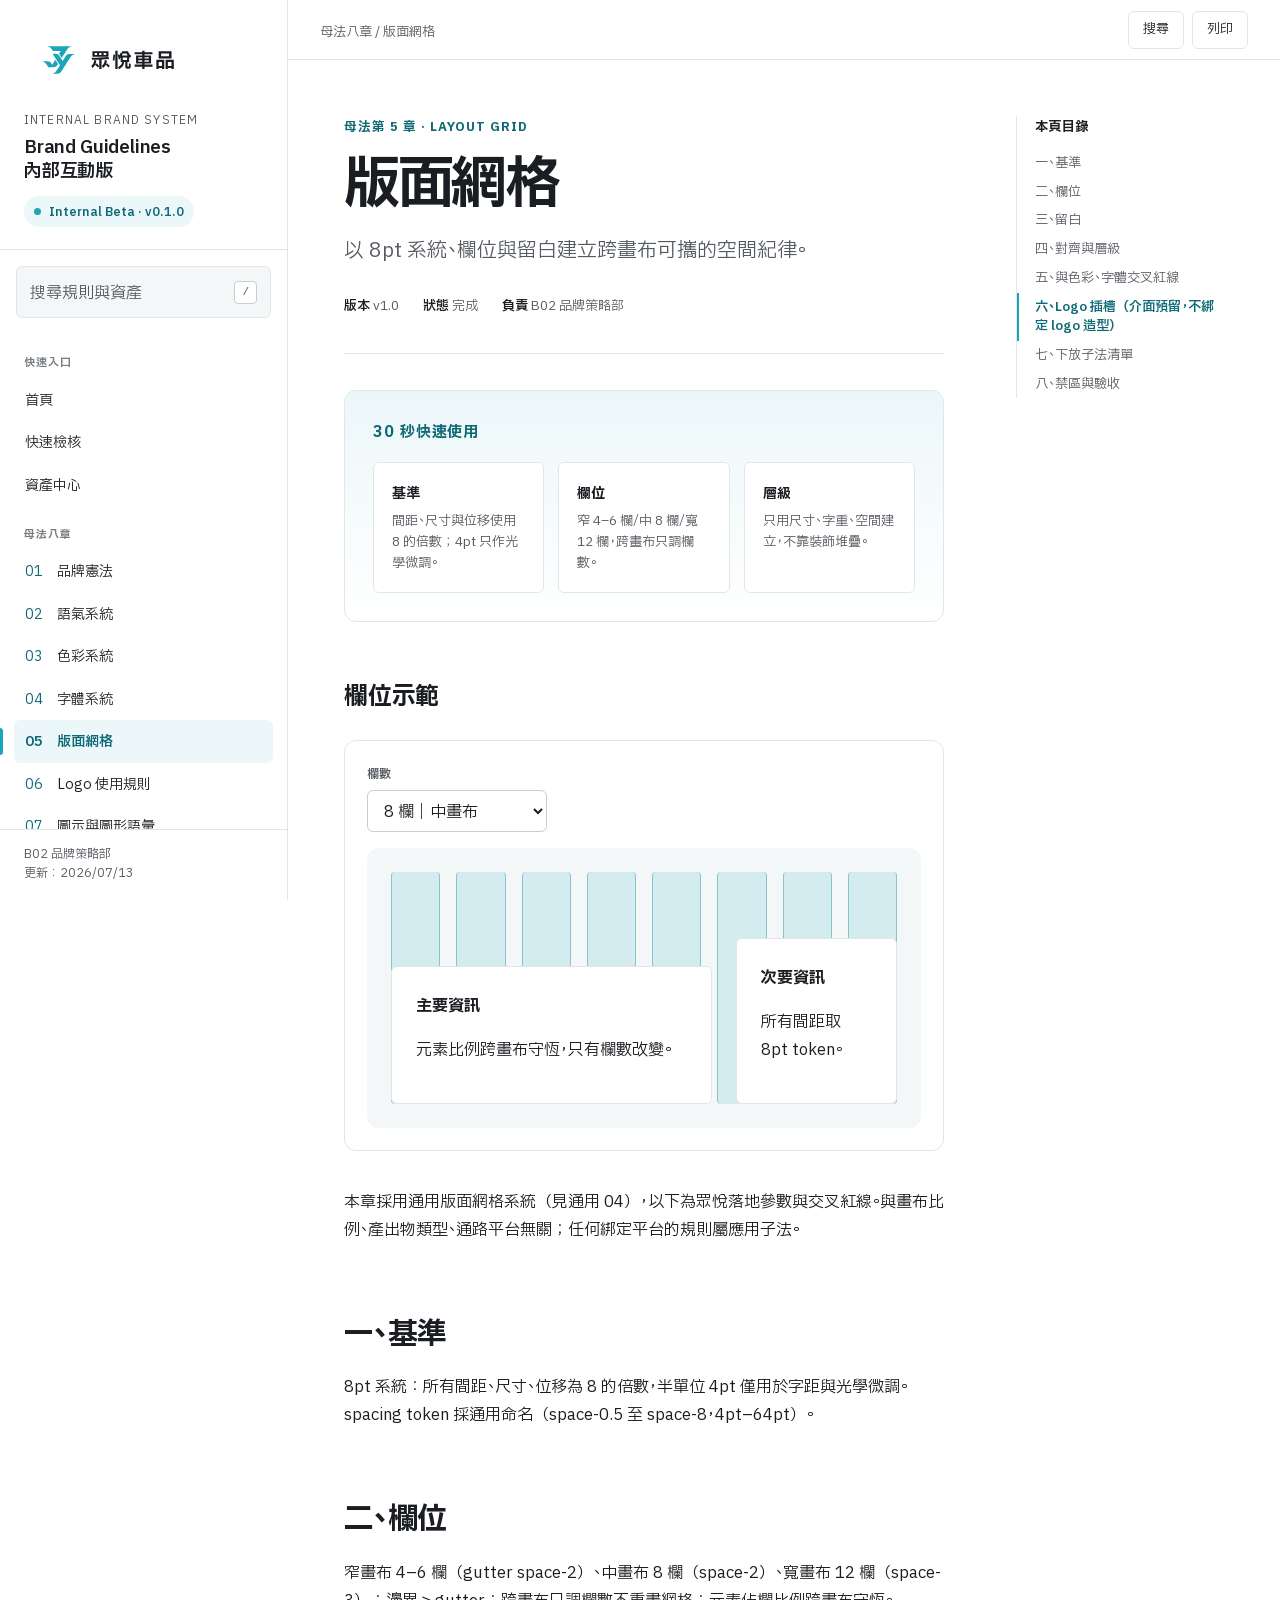
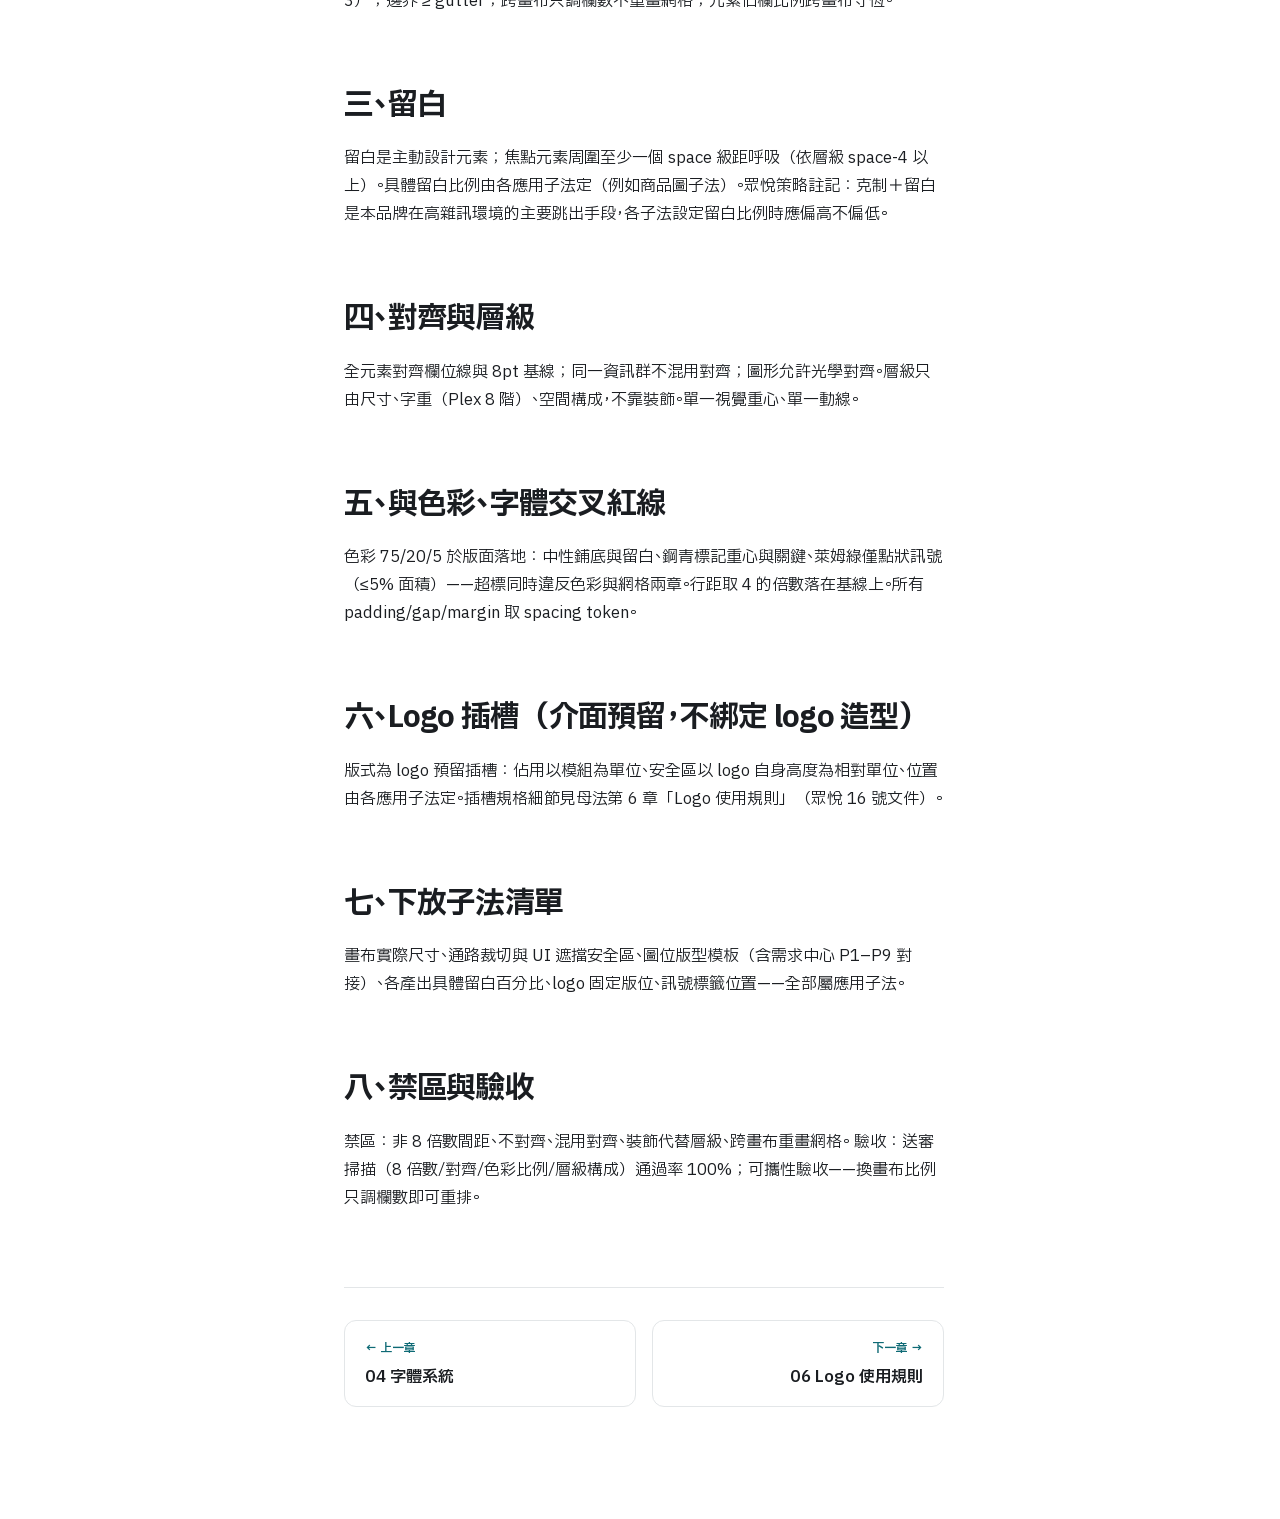
<file: pages/grid.html>
<!doctype html>
<html lang="zh-Hant">
<head>
  <meta charset="utf-8">
  <meta name="viewport" content="width=device-width, initial-scale=1">
  <meta name="description" content="眾悅 Brand Guidelines 內部互動版">
  <meta name="robots" content="noindex,nofollow,noarchive">
  <meta name="theme-color" content="#1a1d21">
  <title>版面網格｜眾悅 Brand Guidelines</title>
  <link rel="icon" href="../assets/logo/JY_logo_mark_sq_primary.svg" type="image/svg+xml">
  <link rel="preload" href="../assets/fonts/PlexSansTC-400.woff2" as="font" type="font/woff2" crossorigin>
  <link rel="preload" href="../assets/fonts/PlexSansTC-700.woff2" as="font" type="font/woff2" crossorigin>
  <link rel="stylesheet" href="../assets/css/styles.css">
</head>
<body>
<a class="skip-link" href="#mainContent">跳到主要內容</a>
<div class="app-shell">
  <aside class="sidebar" aria-label="主要導覽">
    <div class="brand-panel">
      <img src="../assets/logo/JY_logo_full_h_primary.svg" alt="眾悅車品">
      <div class="brand-kicker">Internal Brand System</div>
      <p class="brand-title">Brand Guidelines<br>內部互動版</p>
      <span class="status-badge">Internal Beta · v0.1.0</span>
    </div>
    <div class="side-search"><button class="search-button" data-open-search><span>搜尋規則與資產</span><kbd>/</kbd></button></div>
    <nav class="nav-scroll"><div class="nav-group"><p class="nav-label">快速入口</p><a class="nav-link" href="../index.html"><span>首頁</span></a><a class="nav-link" href="../pages/checks.html"><span>快速檢核</span></a><a class="nav-link" href="../pages/resources.html"><span>資產中心</span></a></div><div class="nav-group"><p class="nav-label">母法八章</p><a class="nav-link" href="../pages/constitution.html"><span class="nav-num">01</span><span>品牌憲法</span></a><a class="nav-link" href="../pages/voice.html"><span class="nav-num">02</span><span>語氣系統</span></a><a class="nav-link" href="../pages/color.html"><span class="nav-num">03</span><span>色彩系統</span></a><a class="nav-link" href="../pages/typography.html"><span class="nav-num">04</span><span>字體系統</span></a><a class="nav-link active" href="../pages/grid.html"><span class="nav-num">05</span><span>版面網格</span></a><a class="nav-link" href="../pages/logo.html"><span class="nav-num">06</span><span>Logo 使用規則</span></a><a class="nav-link" href="../pages/iconography.html"><span class="nav-num">07</span><span>圖示與圖形語彙</span></a><a class="nav-link" href="../pages/imagery.html"><span class="nav-num">08</span><span>影像風格</span></a></div><div class="nav-group"><p class="nav-label">治理</p><a class="nav-link" href="../pages/status.html"><span>狀態與版本</span></a><a class="nav-link" href="../pages/methodology.html"><span>共用方法論</span></a><a class="nav-link" href="../pages/changelog.html"><span>更新紀錄</span></a></div></nav>
    <div class="sidebar-footer">B02 品牌策略部<br>更新：2026/07/13</div>
  </aside>
  <div class="mobile-overlay" data-menu-close></div>
  <main class="main" id="mainContent">
    <header class="topbar">
      <div><button class="icon-button menu-button" data-menu-toggle aria-label="開啟導覽">☰</button> <span class="breadcrumb">母法八章 / 版面網格</span></div>
      <div class="top-actions">
        <button class="icon-button hide-mobile" data-open-search>搜尋</button>
        <button class="icon-button" data-print>列印</button>
      </div>
    </header>
    <div class="page"><div class="page-grid"><article class="article"><div class="page-kicker">母法第 5 章 · Layout Grid</div>
<h1>版面網格</h1>
<p class="lead">以 8pt 系統、欄位與留白建立跨畫布可攜的空間紀律。</p>
<div class="meta-row"><span><strong>版本</strong> v1.0</span><span><strong>狀態</strong> 完成</span><span><strong>負責</strong> B02 品牌策略部</span></div><section class="quick-panel"><h2>30 秒快速使用</h2><div class="quick-grid"><div class="quick-item"><strong>基準</strong><p>間距、尺寸與位移使用 8 的倍數；4pt 只作光學微調。</p></div><div class="quick-item"><strong>欄位</strong><p>窄 4–6 欄／中 8 欄／寬 12 欄，跨畫布只調欄數。</p></div><div class="quick-item"><strong>層級</strong><p>只用尺寸、字重、空間建立，不靠裝飾堆疊。</p></div></div></section><section aria-labelledby="gridTool"><h2 id="gridTool">欄位示範</h2>
<div class="control-panel"><div class="control-row"><div class="control"><label for="gridCount">欄數</label><select id="gridCount"><option value="4">4 欄｜窄畫布</option><option value="6">6 欄｜窄畫布</option><option value="8" selected>8 欄｜中畫布</option><option value="12">12 欄｜寬畫布</option></select></div></div>
<div class="grid-demo"><div class="grid-columns" id="gridColumns"></div><div class="grid-content"><div class="demo-block"><strong>主要資訊</strong><p>元素比例跨畫布守恆，只有欄數改變。</p></div><div class="demo-block"><strong>次要資訊</strong><p>所有間距取 8pt token。</p></div></div></div></div></section><div class="content"><p>本章採用通用版面網格系統（見通用 04），以下為眾悅落地參數與交叉紅線。與畫布比例、產出物類型、通路平台無關；任何綁定平台的規則屬應用子法。</p>
<h2 id="section-1">一、基準<a aria-label="複製此節連結" class="heading-anchor" data-anchor="" href="#section-1">#</a></h2>
<p>8pt 系統：所有間距、尺寸、位移為 8 的倍數，半單位 4pt 僅用於字距與光學微調。spacing token 採通用命名（space-0.5 至 space-8，4pt–64pt）。</p>
<h2 id="section-2">二、欄位<a aria-label="複製此節連結" class="heading-anchor" data-anchor="" href="#section-2">#</a></h2>
<p>窄畫布 4–6 欄（gutter space-2）、中畫布 8 欄（space-2）、寬畫布 12 欄（space-3）；邊界 ≥ gutter；跨畫布只調欄數不重畫網格；元素佔欄比例跨畫布守恆。</p>
<h2 id="section-3">三、留白<a aria-label="複製此節連結" class="heading-anchor" data-anchor="" href="#section-3">#</a></h2>
<p>留白是主動設計元素；焦點元素周圍至少一個 space 級距呼吸（依層級 space-4 以上）。具體留白比例由各應用子法定（例如商品圖子法）。眾悅策略註記：克制＋留白是本品牌在高雜訊環境的主要跳出手段，各子法設定留白比例時應偏高不偏低。</p>
<h2 id="section-4">四、對齊與層級<a aria-label="複製此節連結" class="heading-anchor" data-anchor="" href="#section-4">#</a></h2>
<p>全元素對齊欄位線與 8pt 基線；同一資訊群不混用對齊；圖形允許光學對齊。層級只由尺寸、字重（Plex 8 階）、空間構成，不靠裝飾。單一視覺重心、單一動線。</p>
<h2 id="section-5">五、與色彩、字體交叉紅線<a aria-label="複製此節連結" class="heading-anchor" data-anchor="" href="#section-5">#</a></h2>
<p>色彩 75/20/5 於版面落地：中性鋪底與留白、鋼青標記重心與關鍵、萊姆綠僅點狀訊號（≤5% 面積）——超標同時違反色彩與網格兩章。行距取 4 的倍數落在基線上。所有 padding/gap/margin 取 spacing token。</p>
<h2 id="section-6">六、Logo 插槽（介面預留，不綁定 logo 造型）<a aria-label="複製此節連結" class="heading-anchor" data-anchor="" href="#section-6">#</a></h2>
<p>版式為 logo 預留插槽：佔用以模組為單位、安全區以 logo 自身高度為相對單位、位置由各應用子法定。插槽規格細節見母法第 6 章「Logo 使用規則」（眾悅 16 號文件）。</p>
<h2 id="section-7">七、下放子法清單<a aria-label="複製此節連結" class="heading-anchor" data-anchor="" href="#section-7">#</a></h2>
<p>畫布實際尺寸、通路裁切與 UI 遮擋安全區、圖位版型模板（含需求中心 P1–P9 對接）、各產出具體留白百分比、logo 固定版位、訊號標籤位置——全部屬應用子法。</p>
<h2 id="section-8">八、禁區與驗收<a aria-label="複製此節連結" class="heading-anchor" data-anchor="" href="#section-8">#</a></h2>
<p>禁區：非 8 倍數間距、不對齊、混用對齊、裝飾代替層級、跨畫布重畫網格。
驗收：送審掃描（8 倍數／對齊／色彩比例／層級構成）通過率 100%；可攜性驗收——換畫布比例只調欄數即可重排。</p>
</div><nav class="pager" aria-label="章節前後導覽"><a class="pager-link prev" href="typography.html"><span class="pager-dir">← 上一章</span><span class="pager-title">04 字體系統</span></a><a class="pager-link next" href="logo.html"><span class="pager-dir">下一章 →</span><span class="pager-title">06 Logo 使用規則</span></a></nav></article><aside class="toc"><div class="toc-title">本頁目錄</div><a class="toc-h2" href="#section-1">一、基準</a><a class="toc-h2" href="#section-2">二、欄位</a><a class="toc-h2" href="#section-3">三、留白</a><a class="toc-h2" href="#section-4">四、對齊與層級</a><a class="toc-h2" href="#section-5">五、與色彩、字體交叉紅線</a><a class="toc-h2" href="#section-6">六、Logo 插槽（介面預留，不綁定 logo 造型）</a><a class="toc-h2" href="#section-7">七、下放子法清單</a><a class="toc-h2" href="#section-8">八、禁區與驗收</a></aside></div></div>
  </main>
</div>
<div class="search-modal" id="searchModal" aria-hidden="true" role="dialog" aria-modal="true" aria-label="全站搜尋">
  <div class="search-dialog">
    <div class="search-head"><input id="globalSearch" type="search" placeholder="搜尋：安全區、萊姆綠、主標、實證…"><button class="search-close" data-close-search aria-label="關閉">✕</button></div>
    <div class="search-results" id="searchResults"><div class="empty-state">輸入章節、規則、色值或關鍵字</div></div>
  </div>
</div>
<div class="toast" id="toast" aria-live="polite"></div>
<script src="../assets/js/search-index.js"></script>
<script src="../assets/js/app.js"></script>
</body>
</html>
</file>
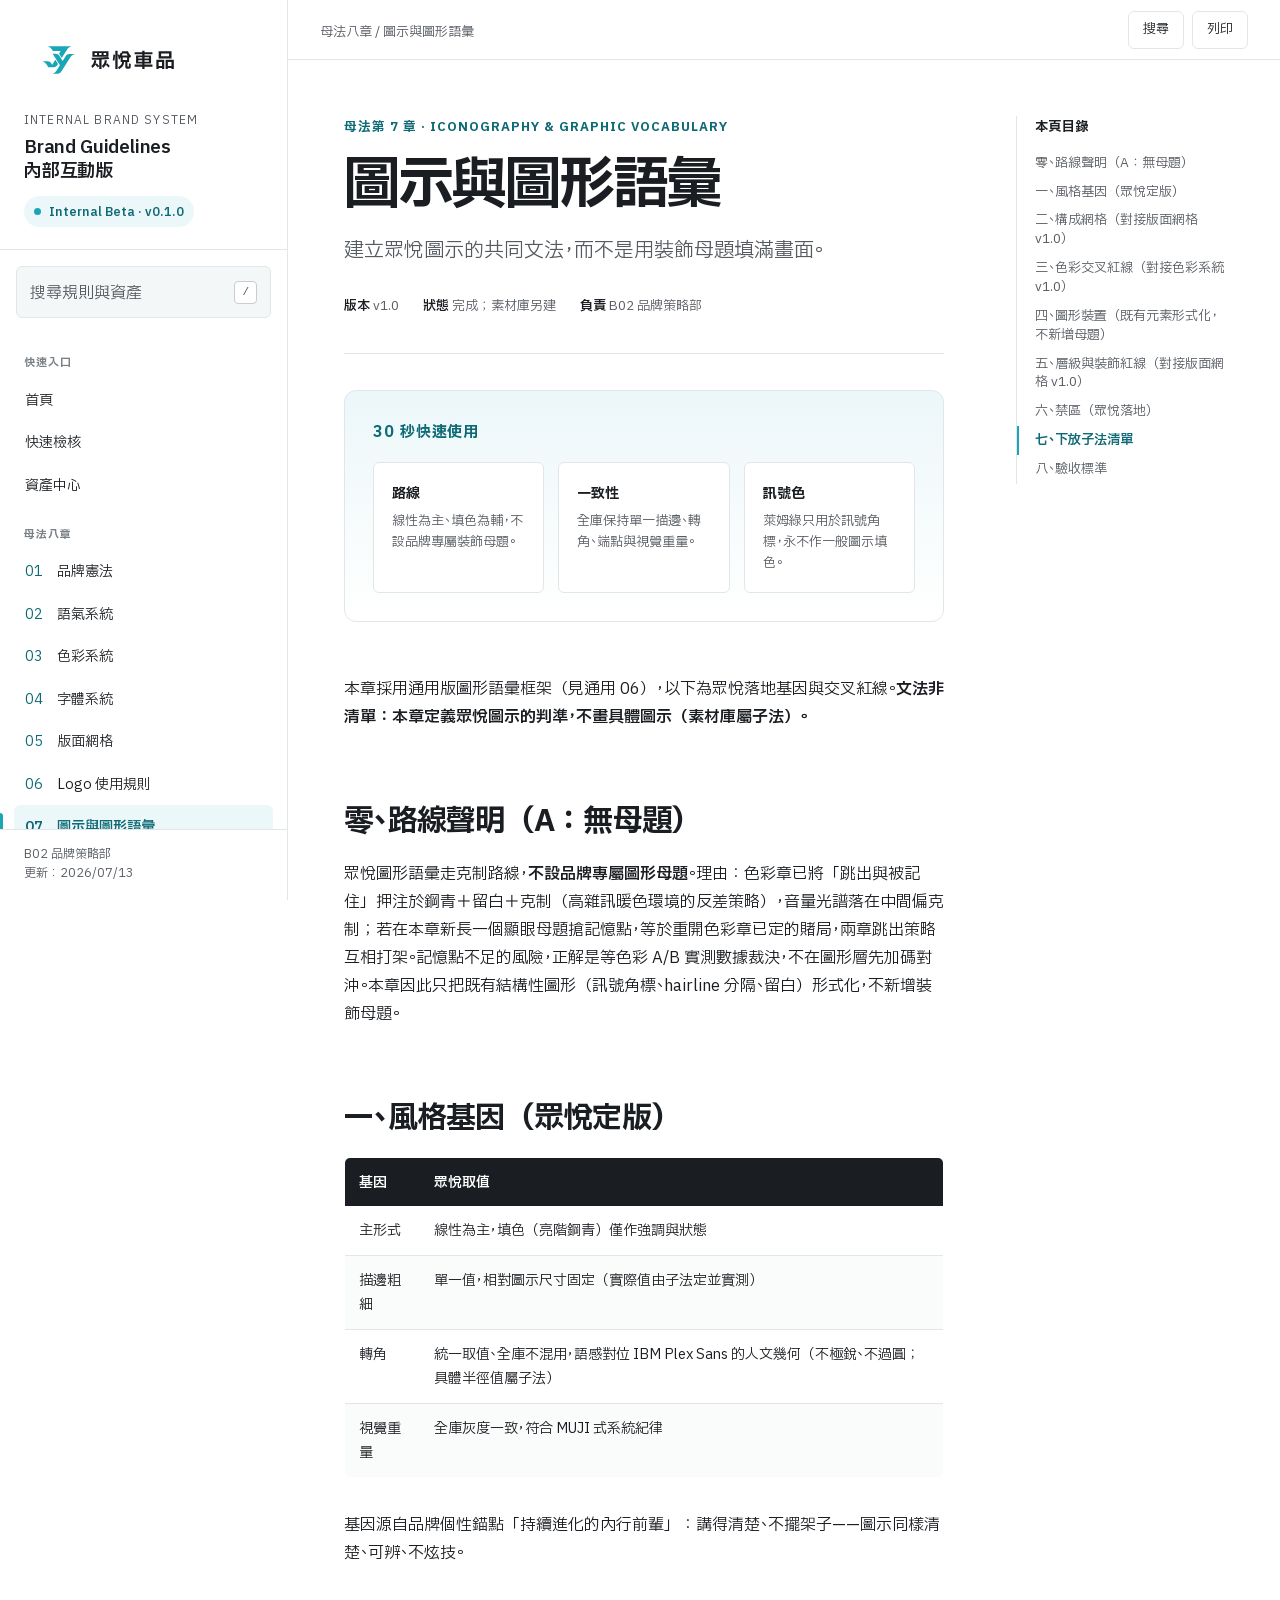
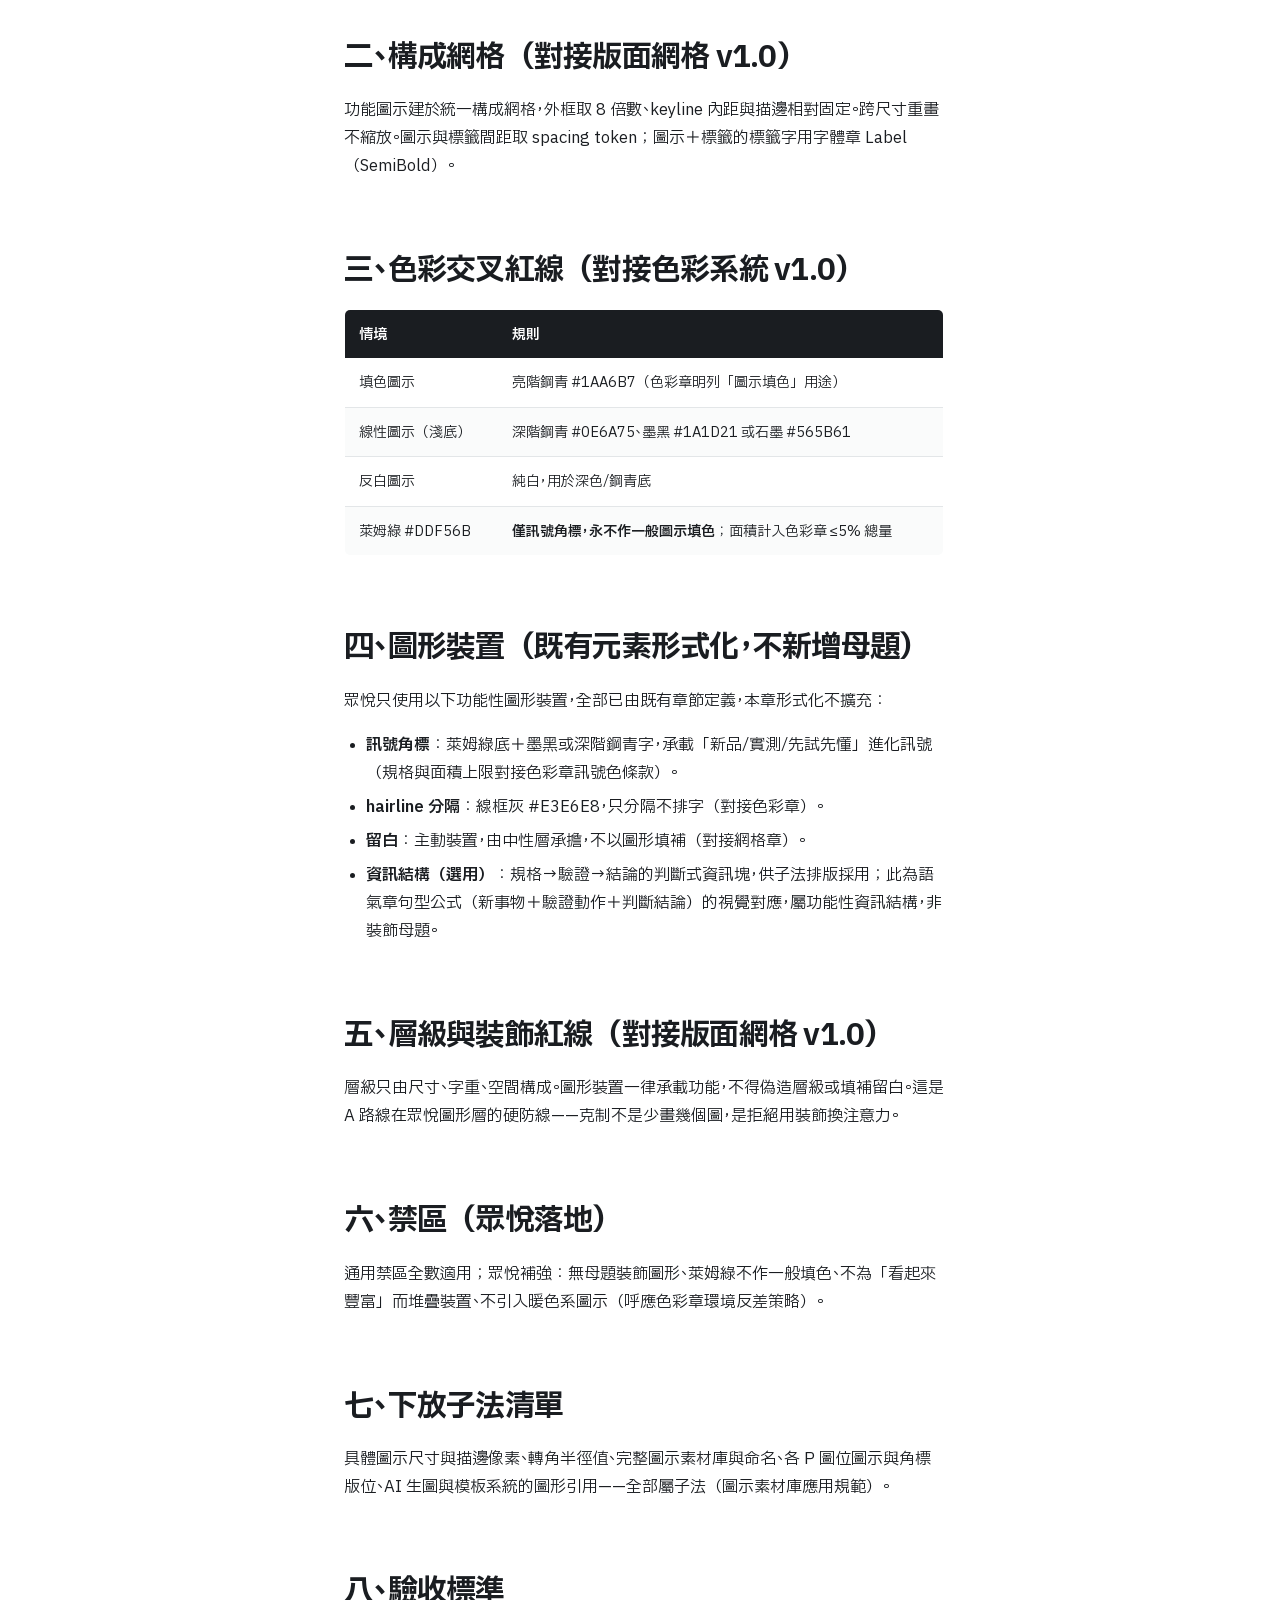
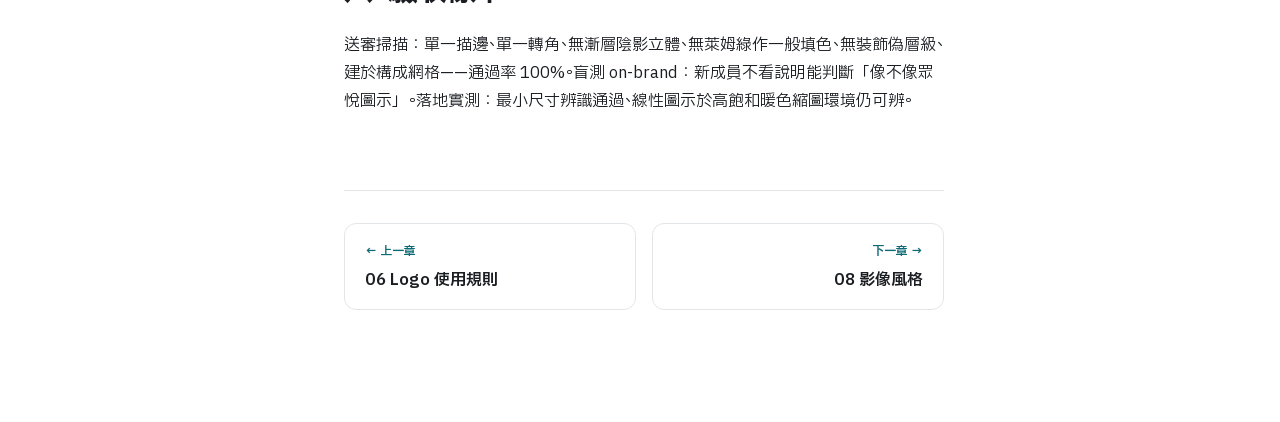
<file: pages/iconography.html>
<!doctype html>
<html lang="zh-Hant">
<head>
  <meta charset="utf-8">
  <meta name="viewport" content="width=device-width, initial-scale=1">
  <meta name="description" content="眾悅 Brand Guidelines 內部互動版">
  <meta name="robots" content="noindex,nofollow,noarchive">
  <meta name="theme-color" content="#1a1d21">
  <title>圖示與圖形語彙｜眾悅 Brand Guidelines</title>
  <link rel="icon" href="../assets/logo/JY_logo_mark_sq_primary.svg" type="image/svg+xml">
  <link rel="preload" href="../assets/fonts/PlexSansTC-400.woff2" as="font" type="font/woff2" crossorigin>
  <link rel="preload" href="../assets/fonts/PlexSansTC-700.woff2" as="font" type="font/woff2" crossorigin>
  <link rel="stylesheet" href="../assets/css/styles.css">
</head>
<body>
<a class="skip-link" href="#mainContent">跳到主要內容</a>
<div class="app-shell">
  <aside class="sidebar" aria-label="主要導覽">
    <div class="brand-panel">
      <img src="../assets/logo/JY_logo_full_h_primary.svg" alt="眾悅車品">
      <div class="brand-kicker">Internal Brand System</div>
      <p class="brand-title">Brand Guidelines<br>內部互動版</p>
      <span class="status-badge">Internal Beta · v0.1.0</span>
    </div>
    <div class="side-search"><button class="search-button" data-open-search><span>搜尋規則與資產</span><kbd>/</kbd></button></div>
    <nav class="nav-scroll"><div class="nav-group"><p class="nav-label">快速入口</p><a class="nav-link" href="../index.html"><span>首頁</span></a><a class="nav-link" href="../pages/checks.html"><span>快速檢核</span></a><a class="nav-link" href="../pages/resources.html"><span>資產中心</span></a></div><div class="nav-group"><p class="nav-label">母法八章</p><a class="nav-link" href="../pages/constitution.html"><span class="nav-num">01</span><span>品牌憲法</span></a><a class="nav-link" href="../pages/voice.html"><span class="nav-num">02</span><span>語氣系統</span></a><a class="nav-link" href="../pages/color.html"><span class="nav-num">03</span><span>色彩系統</span></a><a class="nav-link" href="../pages/typography.html"><span class="nav-num">04</span><span>字體系統</span></a><a class="nav-link" href="../pages/grid.html"><span class="nav-num">05</span><span>版面網格</span></a><a class="nav-link" href="../pages/logo.html"><span class="nav-num">06</span><span>Logo 使用規則</span></a><a class="nav-link active" href="../pages/iconography.html"><span class="nav-num">07</span><span>圖示與圖形語彙</span></a><a class="nav-link" href="../pages/imagery.html"><span class="nav-num">08</span><span>影像風格</span></a></div><div class="nav-group"><p class="nav-label">治理</p><a class="nav-link" href="../pages/status.html"><span>狀態與版本</span></a><a class="nav-link" href="../pages/methodology.html"><span>共用方法論</span></a><a class="nav-link" href="../pages/changelog.html"><span>更新紀錄</span></a></div></nav>
    <div class="sidebar-footer">B02 品牌策略部<br>更新：2026/07/13</div>
  </aside>
  <div class="mobile-overlay" data-menu-close></div>
  <main class="main" id="mainContent">
    <header class="topbar">
      <div><button class="icon-button menu-button" data-menu-toggle aria-label="開啟導覽">☰</button> <span class="breadcrumb">母法八章 / 圖示與圖形語彙</span></div>
      <div class="top-actions">
        <button class="icon-button hide-mobile" data-open-search>搜尋</button>
        <button class="icon-button" data-print>列印</button>
      </div>
    </header>
    <div class="page"><div class="page-grid"><article class="article"><div class="page-kicker">母法第 7 章 · Iconography &amp; Graphic Vocabulary</div>
<h1>圖示與圖形語彙</h1>
<p class="lead">建立眾悅圖示的共同文法，而不是用裝飾母題填滿畫面。</p>
<div class="meta-row"><span><strong>版本</strong> v1.0</span><span><strong>狀態</strong> 完成；素材庫另建</span><span><strong>負責</strong> B02 品牌策略部</span></div><section class="quick-panel"><h2>30 秒快速使用</h2><div class="quick-grid"><div class="quick-item"><strong>路線</strong><p>線性為主、填色為輔，不設品牌專屬裝飾母題。</p></div><div class="quick-item"><strong>一致性</strong><p>全庫保持單一描邊、轉角、端點與視覺重量。</p></div><div class="quick-item"><strong>訊號色</strong><p>萊姆綠只用於訊號角標，永不作一般圖示填色。</p></div></div></section><div class="content"><p>本章採用通用版圖形語彙框架（見通用 06），以下為眾悅落地基因與交叉紅線。<strong>文法非清單：本章定義眾悅圖示的判準，不畫具體圖示（素材庫屬子法）。</strong></p>
<h2 id="section-1">零、路線聲明（A：無母題）<a aria-label="複製此節連結" class="heading-anchor" data-anchor="" href="#section-1">#</a></h2>
<p>眾悅圖形語彙走克制路線，<strong>不設品牌專屬圖形母題</strong>。理由：色彩章已將「跳出與被記住」押注於鋼青＋留白＋克制（高雜訊暖色環境的反差策略），音量光譜落在中間偏克制；若在本章新長一個顯眼母題搶記憶點，等於重開色彩章已定的賭局，兩章跳出策略互相打架。記憶點不足的風險，正解是等色彩 A/B 實測數據裁決，不在圖形層先加碼對沖。本章因此只把既有結構性圖形（訊號角標、hairline 分隔、留白）形式化，不新增裝飾母題。</p>
<h2 id="section-2">一、風格基因（眾悅定版）<a aria-label="複製此節連結" class="heading-anchor" data-anchor="" href="#section-2">#</a></h2>
<table>
<thead>
<tr>
<th>基因</th>
<th>眾悅取值</th>
</tr>
</thead>
<tbody>
<tr>
<td>主形式</td>
<td>線性為主，填色（亮階鋼青）僅作強調與狀態</td>
</tr>
<tr>
<td>描邊粗細</td>
<td>單一值，相對圖示尺寸固定（實際值由子法定並實測）</td>
</tr>
<tr>
<td>轉角</td>
<td>統一取值、全庫不混用，語感對位 IBM Plex Sans 的人文幾何（不極銳、不過圓；具體半徑值屬子法）</td>
</tr>
<tr>
<td>視覺重量</td>
<td>全庫灰度一致，符合 MUJI 式系統紀律</td>
</tr>
</tbody>
</table>
<p>基因源自品牌個性錨點「持續進化的內行前輩」：講得清楚、不擺架子——圖示同樣清楚、可辨、不炫技。</p>
<h2 id="section-3">二、構成網格（對接版面網格 v1.0）<a aria-label="複製此節連結" class="heading-anchor" data-anchor="" href="#section-3">#</a></h2>
<p>功能圖示建於統一構成網格，外框取 8 倍數、keyline 內距與描邊相對固定。跨尺寸重畫不縮放。圖示與標籤間距取 spacing token；圖示＋標籤的標籤字用字體章 Label（SemiBold）。</p>
<h2 id="section-4">三、色彩交叉紅線（對接色彩系統 v1.0）<a aria-label="複製此節連結" class="heading-anchor" data-anchor="" href="#section-4">#</a></h2>
<table>
<thead>
<tr>
<th>情境</th>
<th>規則</th>
</tr>
</thead>
<tbody>
<tr>
<td>填色圖示</td>
<td>亮階鋼青 #1AA6B7（色彩章明列「圖示填色」用途）</td>
</tr>
<tr>
<td>線性圖示（淺底）</td>
<td>深階鋼青 #0E6A75、墨黑 #1A1D21 或石墨 #565B61</td>
</tr>
<tr>
<td>反白圖示</td>
<td>純白，用於深色／鋼青底</td>
</tr>
<tr>
<td>萊姆綠 #DDF56B</td>
<td><strong>僅訊號角標，永不作一般圖示填色</strong>；面積計入色彩章 ≤5% 總量</td>
</tr>
</tbody>
</table>
<h2 id="section-5">四、圖形裝置（既有元素形式化，不新增母題）<a aria-label="複製此節連結" class="heading-anchor" data-anchor="" href="#section-5">#</a></h2>
<p>眾悅只使用以下功能性圖形裝置，全部已由既有章節定義，本章形式化不擴充：</p>
<ul>
<li><strong>訊號角標</strong>：萊姆綠底＋墨黑或深階鋼青字，承載「新品／實測／先試先懂」進化訊號（規格與面積上限對接色彩章訊號色條款）。</li>
<li><strong>hairline 分隔</strong>：線框灰 #E3E6E8，只分隔不排字（對接色彩章）。</li>
<li><strong>留白</strong>：主動裝置，由中性層承擔，不以圖形填補（對接網格章）。</li>
<li><strong>資訊結構（選用）</strong>：規格→驗證→結論的判斷式資訊塊，供子法排版採用；此為語氣章句型公式（新事物＋驗證動作＋判斷結論）的視覺對應，屬功能性資訊結構，非裝飾母題。</li>
</ul>
<h2 id="section-6">五、層級與裝飾紅線（對接版面網格 v1.0）<a aria-label="複製此節連結" class="heading-anchor" data-anchor="" href="#section-6">#</a></h2>
<p>層級只由尺寸、字重、空間構成。圖形裝置一律承載功能，不得偽造層級或填補留白。這是 A 路線在眾悅圖形層的硬防線——克制不是少畫幾個圖，是拒絕用裝飾換注意力。</p>
<h2 id="section-7">六、禁區（眾悅落地）<a aria-label="複製此節連結" class="heading-anchor" data-anchor="" href="#section-7">#</a></h2>
<p>通用禁區全數適用；眾悅補強：無母題裝飾圖形、萊姆綠不作一般填色、不為「看起來豐富」而堆疊裝置、不引入暖色系圖示（呼應色彩章環境反差策略）。</p>
<h2 id="section-8">七、下放子法清單<a aria-label="複製此節連結" class="heading-anchor" data-anchor="" href="#section-8">#</a></h2>
<p>具體圖示尺寸與描邊像素、轉角半徑值、完整圖示素材庫與命名、各 P 圖位圖示與角標版位、AI 生圖與模板系統的圖形引用——全部屬子法（圖示素材庫應用規範）。</p>
<h2 id="section-9">八、驗收標準<a aria-label="複製此節連結" class="heading-anchor" data-anchor="" href="#section-9">#</a></h2>
<p>送審掃描：單一描邊、單一轉角、無漸層陰影立體、無萊姆綠作一般填色、無裝飾偽層級、建於構成網格——通過率 100%。盲測 on-brand：新成員不看說明能判斷「像不像眾悅圖示」。落地實測：最小尺寸辨識通過、線性圖示於高飽和暖色縮圖環境仍可辨。</p>
</div><nav class="pager" aria-label="章節前後導覽"><a class="pager-link prev" href="logo.html"><span class="pager-dir">← 上一章</span><span class="pager-title">06 Logo 使用規則</span></a><a class="pager-link next" href="imagery.html"><span class="pager-dir">下一章 →</span><span class="pager-title">08 影像風格</span></a></nav></article><aside class="toc"><div class="toc-title">本頁目錄</div><a class="toc-h2" href="#section-1">零、路線聲明（A：無母題）</a><a class="toc-h2" href="#section-2">一、風格基因（眾悅定版）</a><a class="toc-h2" href="#section-3">二、構成網格（對接版面網格 v1.0）</a><a class="toc-h2" href="#section-4">三、色彩交叉紅線（對接色彩系統 v1.0）</a><a class="toc-h2" href="#section-5">四、圖形裝置（既有元素形式化，不新增母題）</a><a class="toc-h2" href="#section-6">五、層級與裝飾紅線（對接版面網格 v1.0）</a><a class="toc-h2" href="#section-7">六、禁區（眾悅落地）</a><a class="toc-h2" href="#section-8">七、下放子法清單</a><a class="toc-h2" href="#section-9">八、驗收標準</a></aside></div></div>
  </main>
</div>
<div class="search-modal" id="searchModal" aria-hidden="true" role="dialog" aria-modal="true" aria-label="全站搜尋">
  <div class="search-dialog">
    <div class="search-head"><input id="globalSearch" type="search" placeholder="搜尋：安全區、萊姆綠、主標、實證…"><button class="search-close" data-close-search aria-label="關閉">✕</button></div>
    <div class="search-results" id="searchResults"><div class="empty-state">輸入章節、規則、色值或關鍵字</div></div>
  </div>
</div>
<div class="toast" id="toast" aria-live="polite"></div>
<script src="../assets/js/search-index.js"></script>
<script src="../assets/js/app.js"></script>
</body>
</html>
</file>
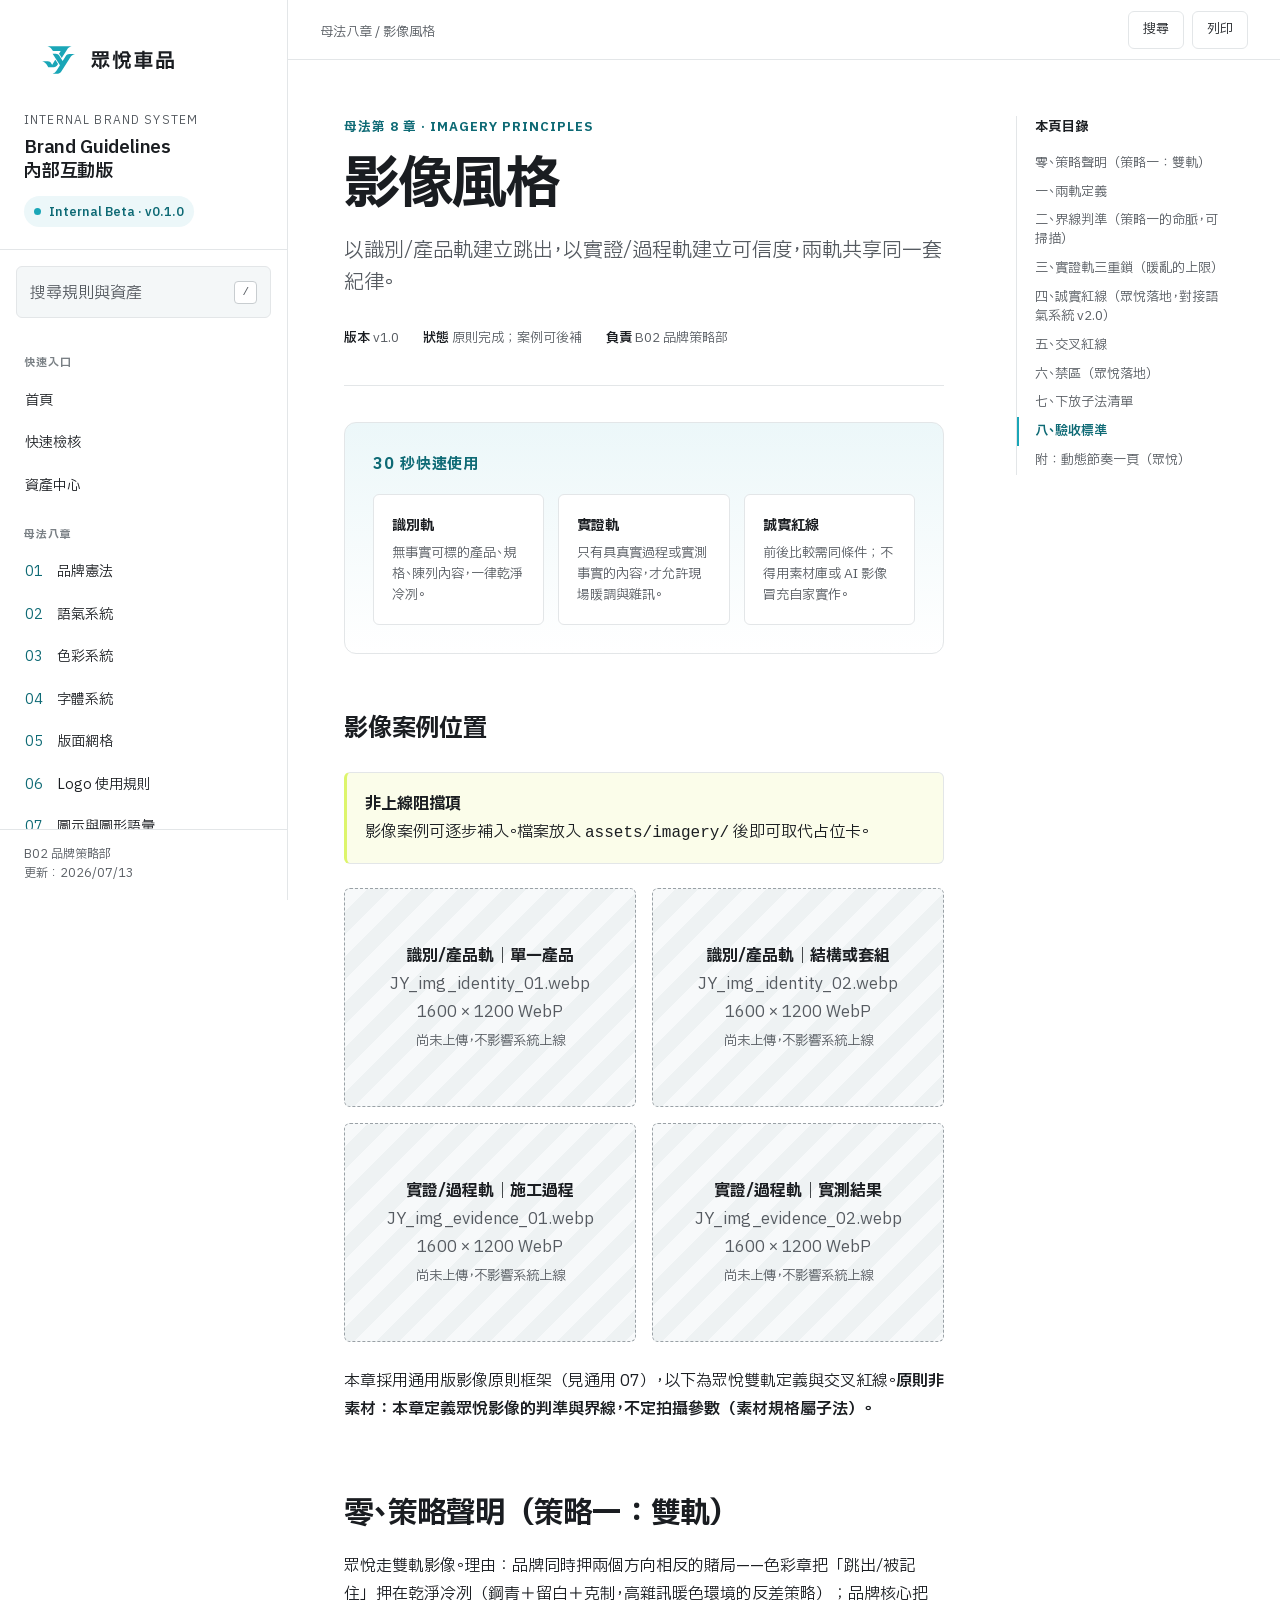
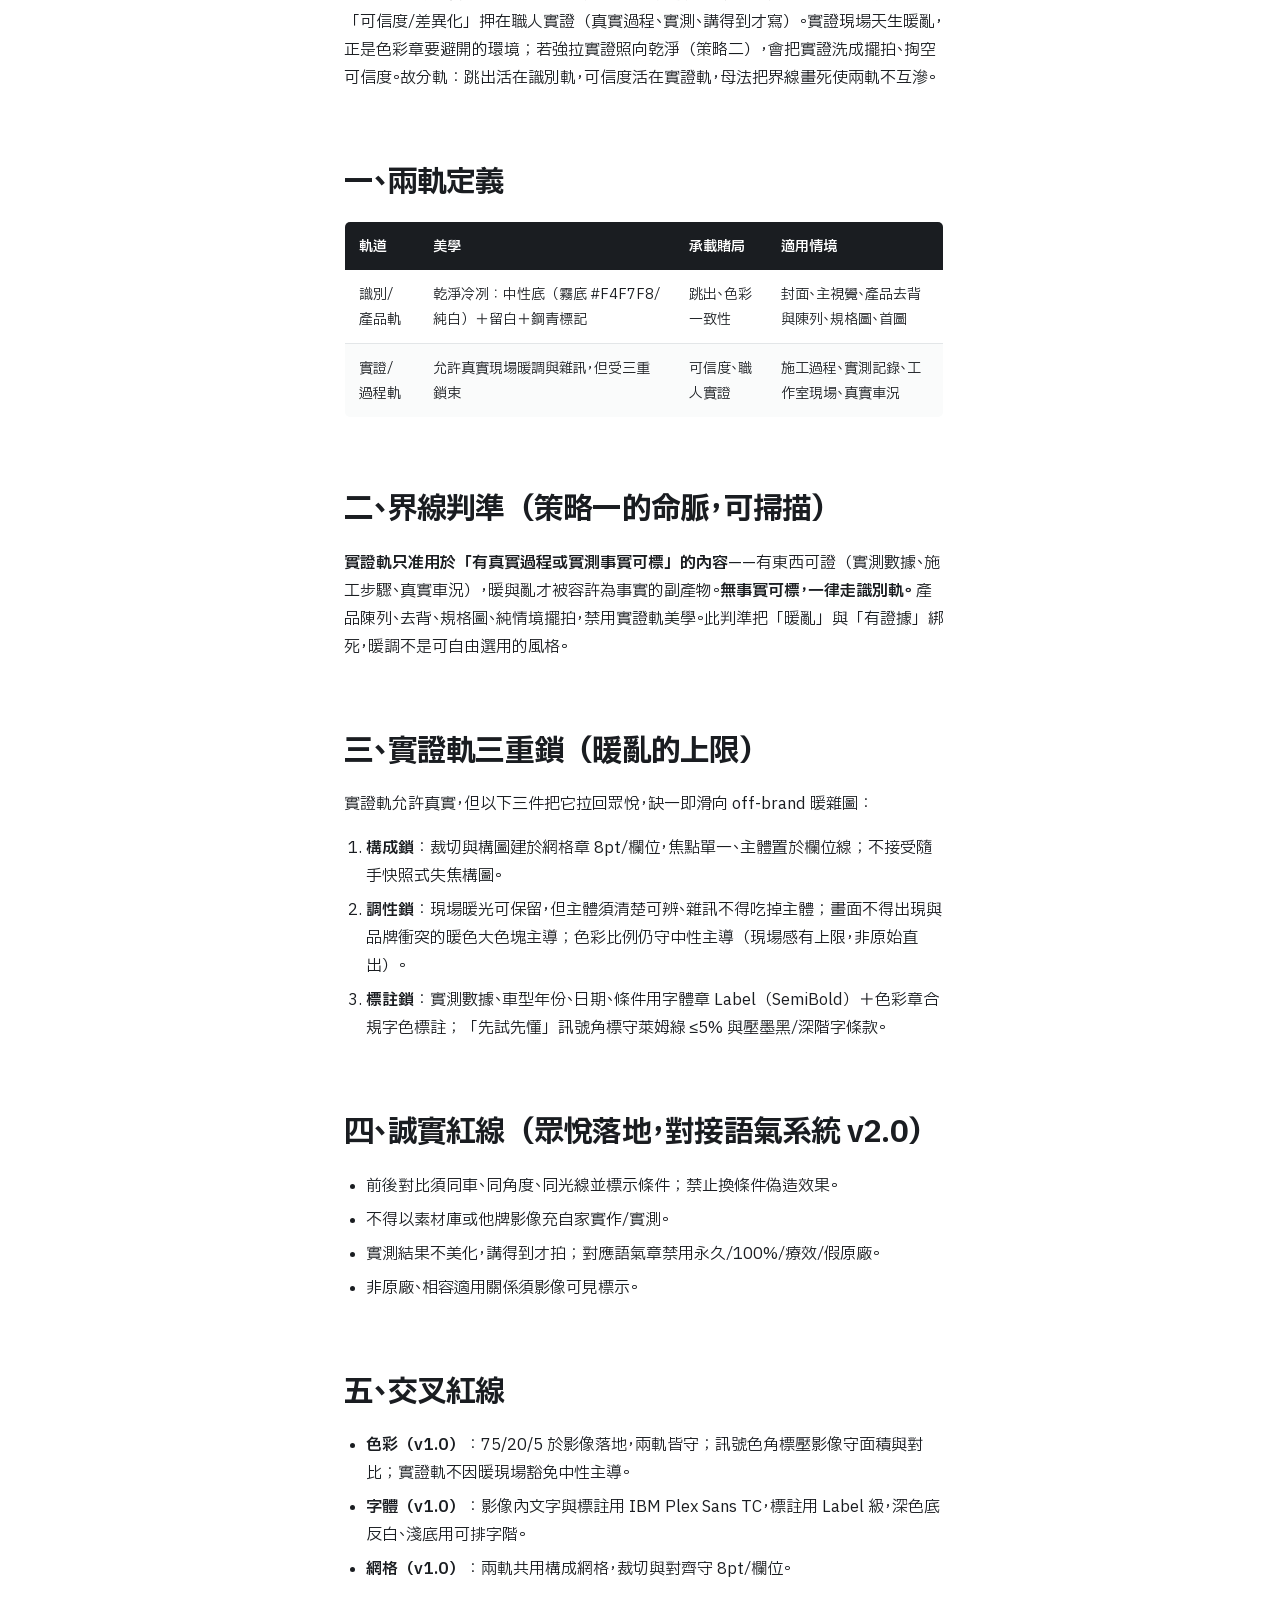
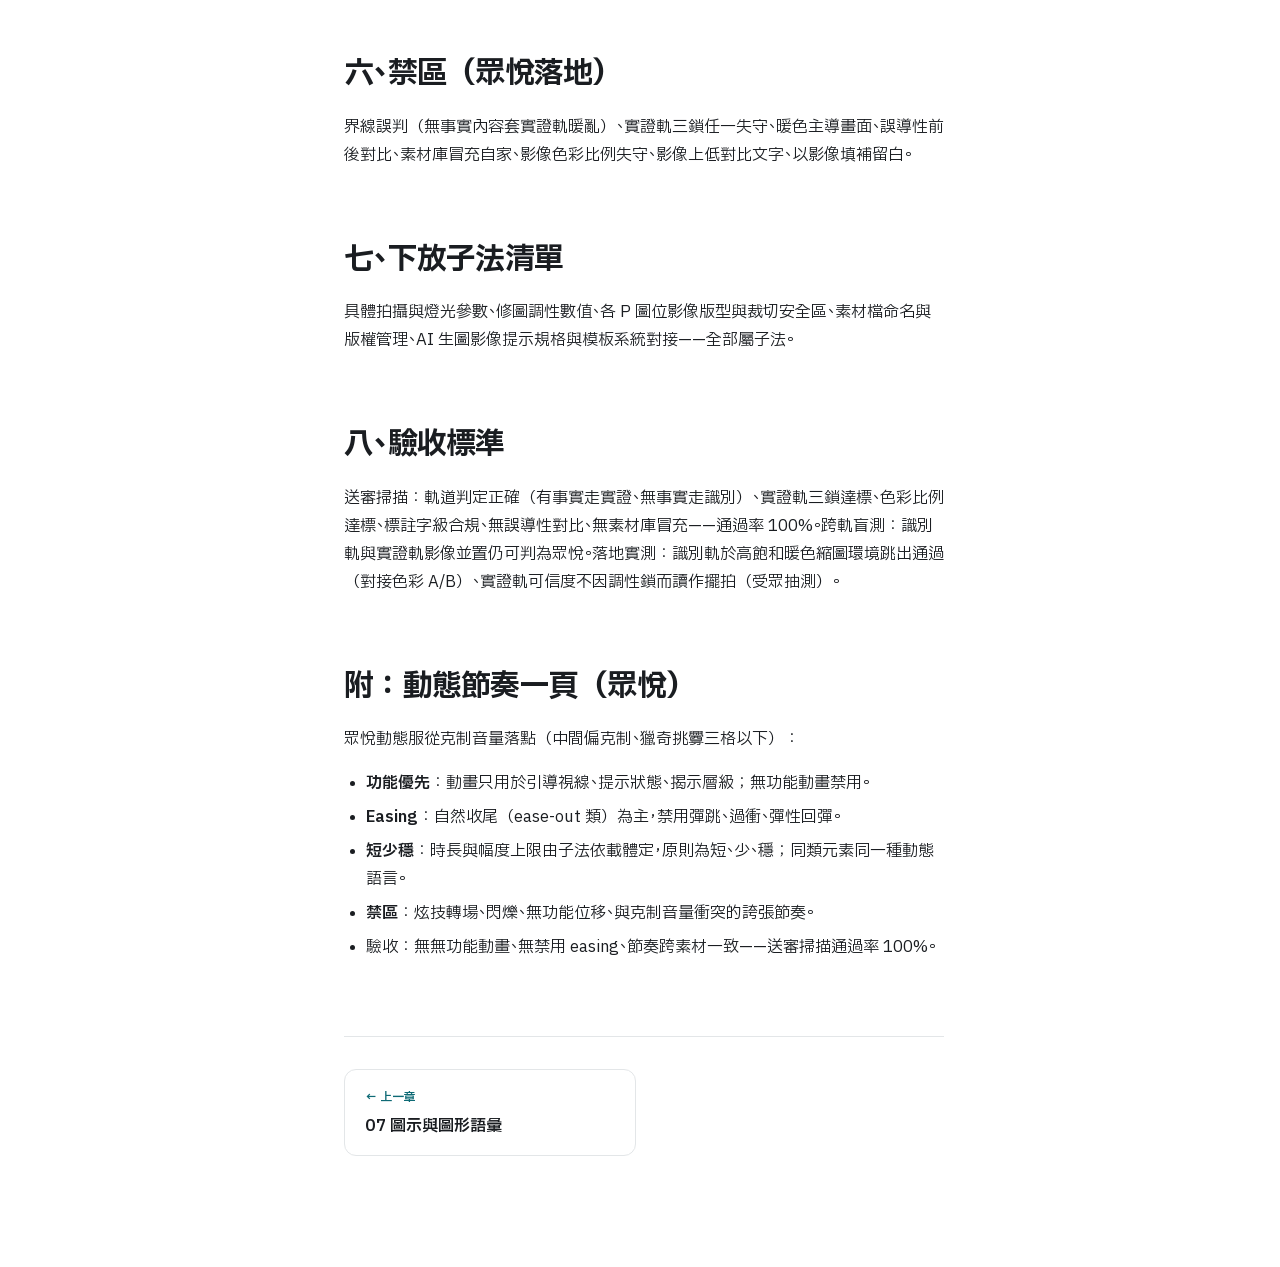
<file: pages/imagery.html>
<!doctype html>
<html lang="zh-Hant">
<head>
  <meta charset="utf-8">
  <meta name="viewport" content="width=device-width, initial-scale=1">
  <meta name="description" content="眾悅 Brand Guidelines 內部互動版">
  <meta name="robots" content="noindex,nofollow,noarchive">
  <meta name="theme-color" content="#1a1d21">
  <title>影像風格｜眾悅 Brand Guidelines</title>
  <link rel="icon" href="../assets/logo/JY_logo_mark_sq_primary.svg" type="image/svg+xml">
  <link rel="preload" href="../assets/fonts/PlexSansTC-400.woff2" as="font" type="font/woff2" crossorigin>
  <link rel="preload" href="../assets/fonts/PlexSansTC-700.woff2" as="font" type="font/woff2" crossorigin>
  <link rel="stylesheet" href="../assets/css/styles.css">
</head>
<body>
<a class="skip-link" href="#mainContent">跳到主要內容</a>
<div class="app-shell">
  <aside class="sidebar" aria-label="主要導覽">
    <div class="brand-panel">
      <img src="../assets/logo/JY_logo_full_h_primary.svg" alt="眾悅車品">
      <div class="brand-kicker">Internal Brand System</div>
      <p class="brand-title">Brand Guidelines<br>內部互動版</p>
      <span class="status-badge">Internal Beta · v0.1.0</span>
    </div>
    <div class="side-search"><button class="search-button" data-open-search><span>搜尋規則與資產</span><kbd>/</kbd></button></div>
    <nav class="nav-scroll"><div class="nav-group"><p class="nav-label">快速入口</p><a class="nav-link" href="../index.html"><span>首頁</span></a><a class="nav-link" href="../pages/checks.html"><span>快速檢核</span></a><a class="nav-link" href="../pages/resources.html"><span>資產中心</span></a></div><div class="nav-group"><p class="nav-label">母法八章</p><a class="nav-link" href="../pages/constitution.html"><span class="nav-num">01</span><span>品牌憲法</span></a><a class="nav-link" href="../pages/voice.html"><span class="nav-num">02</span><span>語氣系統</span></a><a class="nav-link" href="../pages/color.html"><span class="nav-num">03</span><span>色彩系統</span></a><a class="nav-link" href="../pages/typography.html"><span class="nav-num">04</span><span>字體系統</span></a><a class="nav-link" href="../pages/grid.html"><span class="nav-num">05</span><span>版面網格</span></a><a class="nav-link" href="../pages/logo.html"><span class="nav-num">06</span><span>Logo 使用規則</span></a><a class="nav-link" href="../pages/iconography.html"><span class="nav-num">07</span><span>圖示與圖形語彙</span></a><a class="nav-link active" href="../pages/imagery.html"><span class="nav-num">08</span><span>影像風格</span></a></div><div class="nav-group"><p class="nav-label">治理</p><a class="nav-link" href="../pages/status.html"><span>狀態與版本</span></a><a class="nav-link" href="../pages/methodology.html"><span>共用方法論</span></a><a class="nav-link" href="../pages/changelog.html"><span>更新紀錄</span></a></div></nav>
    <div class="sidebar-footer">B02 品牌策略部<br>更新：2026/07/13</div>
  </aside>
  <div class="mobile-overlay" data-menu-close></div>
  <main class="main" id="mainContent">
    <header class="topbar">
      <div><button class="icon-button menu-button" data-menu-toggle aria-label="開啟導覽">☰</button> <span class="breadcrumb">母法八章 / 影像風格</span></div>
      <div class="top-actions">
        <button class="icon-button hide-mobile" data-open-search>搜尋</button>
        <button class="icon-button" data-print>列印</button>
      </div>
    </header>
    <div class="page"><div class="page-grid"><article class="article"><div class="page-kicker">母法第 8 章 · Imagery Principles</div>
<h1>影像風格</h1>
<p class="lead">以識別／產品軌建立跳出，以實證／過程軌建立可信度，兩軌共享同一套紀律。</p>
<div class="meta-row"><span><strong>版本</strong> v1.0</span><span><strong>狀態</strong> 原則完成；案例可後補</span><span><strong>負責</strong> B02 品牌策略部</span></div><section class="quick-panel"><h2>30 秒快速使用</h2><div class="quick-grid"><div class="quick-item"><strong>識別軌</strong><p>無事實可標的產品、規格、陳列內容，一律乾淨冷冽。</p></div><div class="quick-item"><strong>實證軌</strong><p>只有具真實過程或實測事實的內容，才允許現場暖調與雜訊。</p></div><div class="quick-item"><strong>誠實紅線</strong><p>前後比較需同條件；不得用素材庫或 AI 影像冒充自家實作。</p></div></div></section><section aria-labelledby="imageryExamples"><h2 id="imageryExamples">影像案例位置</h2><div class="notice warn"><div><strong>非上線阻擋項</strong>影像案例可逐步補入。檔案放入 <code>assets/imagery/</code> 後即可取代占位卡。</div></div><div class="placeholder-grid"><div class="image-placeholder"><div><strong>識別／產品軌｜單一產品</strong>JY_img_identity_01.webp<br>1600 × 1200 WebP<br><small>尚未上傳，不影響系統上線</small></div></div><div class="image-placeholder"><div><strong>識別／產品軌｜結構或套組</strong>JY_img_identity_02.webp<br>1600 × 1200 WebP<br><small>尚未上傳，不影響系統上線</small></div></div><div class="image-placeholder"><div><strong>實證／過程軌｜施工過程</strong>JY_img_evidence_01.webp<br>1600 × 1200 WebP<br><small>尚未上傳，不影響系統上線</small></div></div><div class="image-placeholder"><div><strong>實證／過程軌｜實測結果</strong>JY_img_evidence_02.webp<br>1600 × 1200 WebP<br><small>尚未上傳，不影響系統上線</small></div></div></div></section><div class="content"><p>本章採用通用版影像原則框架（見通用 07），以下為眾悅雙軌定義與交叉紅線。<strong>原則非素材：本章定義眾悅影像的判準與界線，不定拍攝參數（素材規格屬子法）。</strong></p>
<h2 id="section-1">零、策略聲明（策略一：雙軌）<a aria-label="複製此節連結" class="heading-anchor" data-anchor="" href="#section-1">#</a></h2>
<p>眾悅走雙軌影像。理由：品牌同時押兩個方向相反的賭局——色彩章把「跳出／被記住」押在乾淨冷冽（鋼青＋留白＋克制，高雜訊暖色環境的反差策略）；品牌核心把「可信度／差異化」押在職人實證（真實過程、實測、講得到才寫）。實證現場天生暖亂，正是色彩章要避開的環境；若強拉實證照向乾淨（策略二），會把實證洗成擺拍、掏空可信度。故分軌：跳出活在識別軌，可信度活在實證軌，母法把界線畫死使兩軌不互滲。</p>
<h2 id="section-2">一、兩軌定義<a aria-label="複製此節連結" class="heading-anchor" data-anchor="" href="#section-2">#</a></h2>
<table>
<thead>
<tr>
<th>軌道</th>
<th>美學</th>
<th>承載賭局</th>
<th>適用情境</th>
</tr>
</thead>
<tbody>
<tr>
<td>識別／產品軌</td>
<td>乾淨冷冽：中性底（霧底 #F4F7F8／純白）＋留白＋鋼青標記</td>
<td>跳出、色彩一致性</td>
<td>封面、主視覺、產品去背與陳列、規格圖、首圖</td>
</tr>
<tr>
<td>實證／過程軌</td>
<td>允許真實現場暖調與雜訊，但受三重鎖束</td>
<td>可信度、職人實證</td>
<td>施工過程、實測記錄、工作室現場、真實車況</td>
</tr>
</tbody>
</table>
<h2 id="section-3">二、界線判準（策略一的命脈，可掃描）<a aria-label="複製此節連結" class="heading-anchor" data-anchor="" href="#section-3">#</a></h2>
<p><strong>實證軌只准用於「有真實過程或實測事實可標」的內容</strong>——有東西可證（實測數據、施工步驟、真實車況），暖與亂才被容許為事實的副產物。<strong>無事實可標，一律走識別軌。</strong> 產品陳列、去背、規格圖、純情境擺拍，禁用實證軌美學。此判準把「暖亂」與「有證據」綁死，暖調不是可自由選用的風格。</p>
<h2 id="section-4">三、實證軌三重鎖（暖亂的上限）<a aria-label="複製此節連結" class="heading-anchor" data-anchor="" href="#section-4">#</a></h2>
<p>實證軌允許真實，但以下三件把它拉回眾悅，缺一即滑向 off-brand 暖雜圖：</p>
<ol>
<li><strong>構成鎖</strong>：裁切與構圖建於網格章 8pt／欄位，焦點單一、主體置於欄位線；不接受隨手快照式失焦構圖。</li>
<li><strong>調性鎖</strong>：現場暖光可保留，但主體須清楚可辨、雜訊不得吃掉主體；畫面不得出現與品牌衝突的暖色大色塊主導；色彩比例仍守中性主導（現場感有上限，非原始直出）。</li>
<li><strong>標註鎖</strong>：實測數據、車型年份、日期、條件用字體章 Label（SemiBold）＋色彩章合規字色標註；「先試先懂」訊號角標守萊姆綠 ≤5% 與壓墨黑／深階字條款。</li>
</ol>
<h2 id="section-5">四、誠實紅線（眾悅落地，對接語氣系統 v2.0）<a aria-label="複製此節連結" class="heading-anchor" data-anchor="" href="#section-5">#</a></h2>
<ul>
<li>前後對比須同車、同角度、同光線並標示條件；禁止換條件偽造效果。</li>
<li>不得以素材庫或他牌影像充自家實作／實測。</li>
<li>實測結果不美化，講得到才拍；對應語氣章禁用永久／100%／療效／假原廠。</li>
<li>非原廠、相容適用關係須影像可見標示。</li>
</ul>
<h2 id="section-6">五、交叉紅線<a aria-label="複製此節連結" class="heading-anchor" data-anchor="" href="#section-6">#</a></h2>
<ul>
<li><strong>色彩（v1.0）</strong>：75/20/5 於影像落地，兩軌皆守；訊號色角標壓影像守面積與對比；實證軌不因暖現場豁免中性主導。</li>
<li><strong>字體（v1.0）</strong>：影像內文字與標註用 IBM Plex Sans TC，標註用 Label 級，深色底反白、淺底用可排字階。</li>
<li><strong>網格（v1.0）</strong>：兩軌共用構成網格，裁切與對齊守 8pt／欄位。</li>
</ul>
<h2 id="section-7">六、禁區（眾悅落地）<a aria-label="複製此節連結" class="heading-anchor" data-anchor="" href="#section-7">#</a></h2>
<p>界線誤判（無事實內容套實證軌暖亂）、實證軌三鎖任一失守、暖色主導畫面、誤導性前後對比、素材庫冒充自家、影像色彩比例失守、影像上低對比文字、以影像填補留白。</p>
<h2 id="section-8">七、下放子法清單<a aria-label="複製此節連結" class="heading-anchor" data-anchor="" href="#section-8">#</a></h2>
<p>具體拍攝與燈光參數、修圖調性數值、各 P 圖位影像版型與裁切安全區、素材檔命名與版權管理、AI 生圖影像提示規格與模板系統對接——全部屬子法。</p>
<h2 id="section-9">八、驗收標準<a aria-label="複製此節連結" class="heading-anchor" data-anchor="" href="#section-9">#</a></h2>
<p>送審掃描：軌道判定正確（有事實走實證、無事實走識別）、實證軌三鎖達標、色彩比例達標、標註字級合規、無誤導性對比、無素材庫冒充——通過率 100%。跨軌盲測：識別軌與實證軌影像並置仍可判為眾悅。落地實測：識別軌於高飽和暖色縮圖環境跳出通過（對接色彩 A/B）、實證軌可信度不因調性鎖而讀作擺拍（受眾抽測）。</p>
<h2 id="section-10">附：動態節奏一頁（眾悅）<a aria-label="複製此節連結" class="heading-anchor" data-anchor="" href="#section-10">#</a></h2>
<p>眾悅動態服從克制音量落點（中間偏克制、獵奇挑釁三格以下）：</p>
<ul>
<li><strong>功能優先</strong>：動畫只用於引導視線、提示狀態、揭示層級；無功能動畫禁用。</li>
<li><strong>Easing</strong>：自然收尾（ease-out 類）為主，禁用彈跳、過衝、彈性回彈。</li>
<li><strong>短少穩</strong>：時長與幅度上限由子法依載體定，原則為短、少、穩；同類元素同一種動態語言。</li>
<li><strong>禁區</strong>：炫技轉場、閃爍、無功能位移、與克制音量衝突的誇張節奏。</li>
<li>驗收：無無功能動畫、無禁用 easing、節奏跨素材一致——送審掃描通過率 100%。</li>
</ul>
</div><nav class="pager" aria-label="章節前後導覽"><a class="pager-link prev" href="iconography.html"><span class="pager-dir">← 上一章</span><span class="pager-title">07 圖示與圖形語彙</span></a><span></span></nav></article><aside class="toc"><div class="toc-title">本頁目錄</div><a class="toc-h2" href="#section-1">零、策略聲明（策略一：雙軌）</a><a class="toc-h2" href="#section-2">一、兩軌定義</a><a class="toc-h2" href="#section-3">二、界線判準（策略一的命脈，可掃描）</a><a class="toc-h2" href="#section-4">三、實證軌三重鎖（暖亂的上限）</a><a class="toc-h2" href="#section-5">四、誠實紅線（眾悅落地，對接語氣系統 v2.0）</a><a class="toc-h2" href="#section-6">五、交叉紅線</a><a class="toc-h2" href="#section-7">六、禁區（眾悅落地）</a><a class="toc-h2" href="#section-8">七、下放子法清單</a><a class="toc-h2" href="#section-9">八、驗收標準</a><a class="toc-h2" href="#section-10">附：動態節奏一頁（眾悅）</a></aside></div></div>
  </main>
</div>
<div class="search-modal" id="searchModal" aria-hidden="true" role="dialog" aria-modal="true" aria-label="全站搜尋">
  <div class="search-dialog">
    <div class="search-head"><input id="globalSearch" type="search" placeholder="搜尋：安全區、萊姆綠、主標、實證…"><button class="search-close" data-close-search aria-label="關閉">✕</button></div>
    <div class="search-results" id="searchResults"><div class="empty-state">輸入章節、規則、色值或關鍵字</div></div>
  </div>
</div>
<div class="toast" id="toast" aria-live="polite"></div>
<script src="../assets/js/search-index.js"></script>
<script src="../assets/js/app.js"></script>
</body>
</html>
</file>
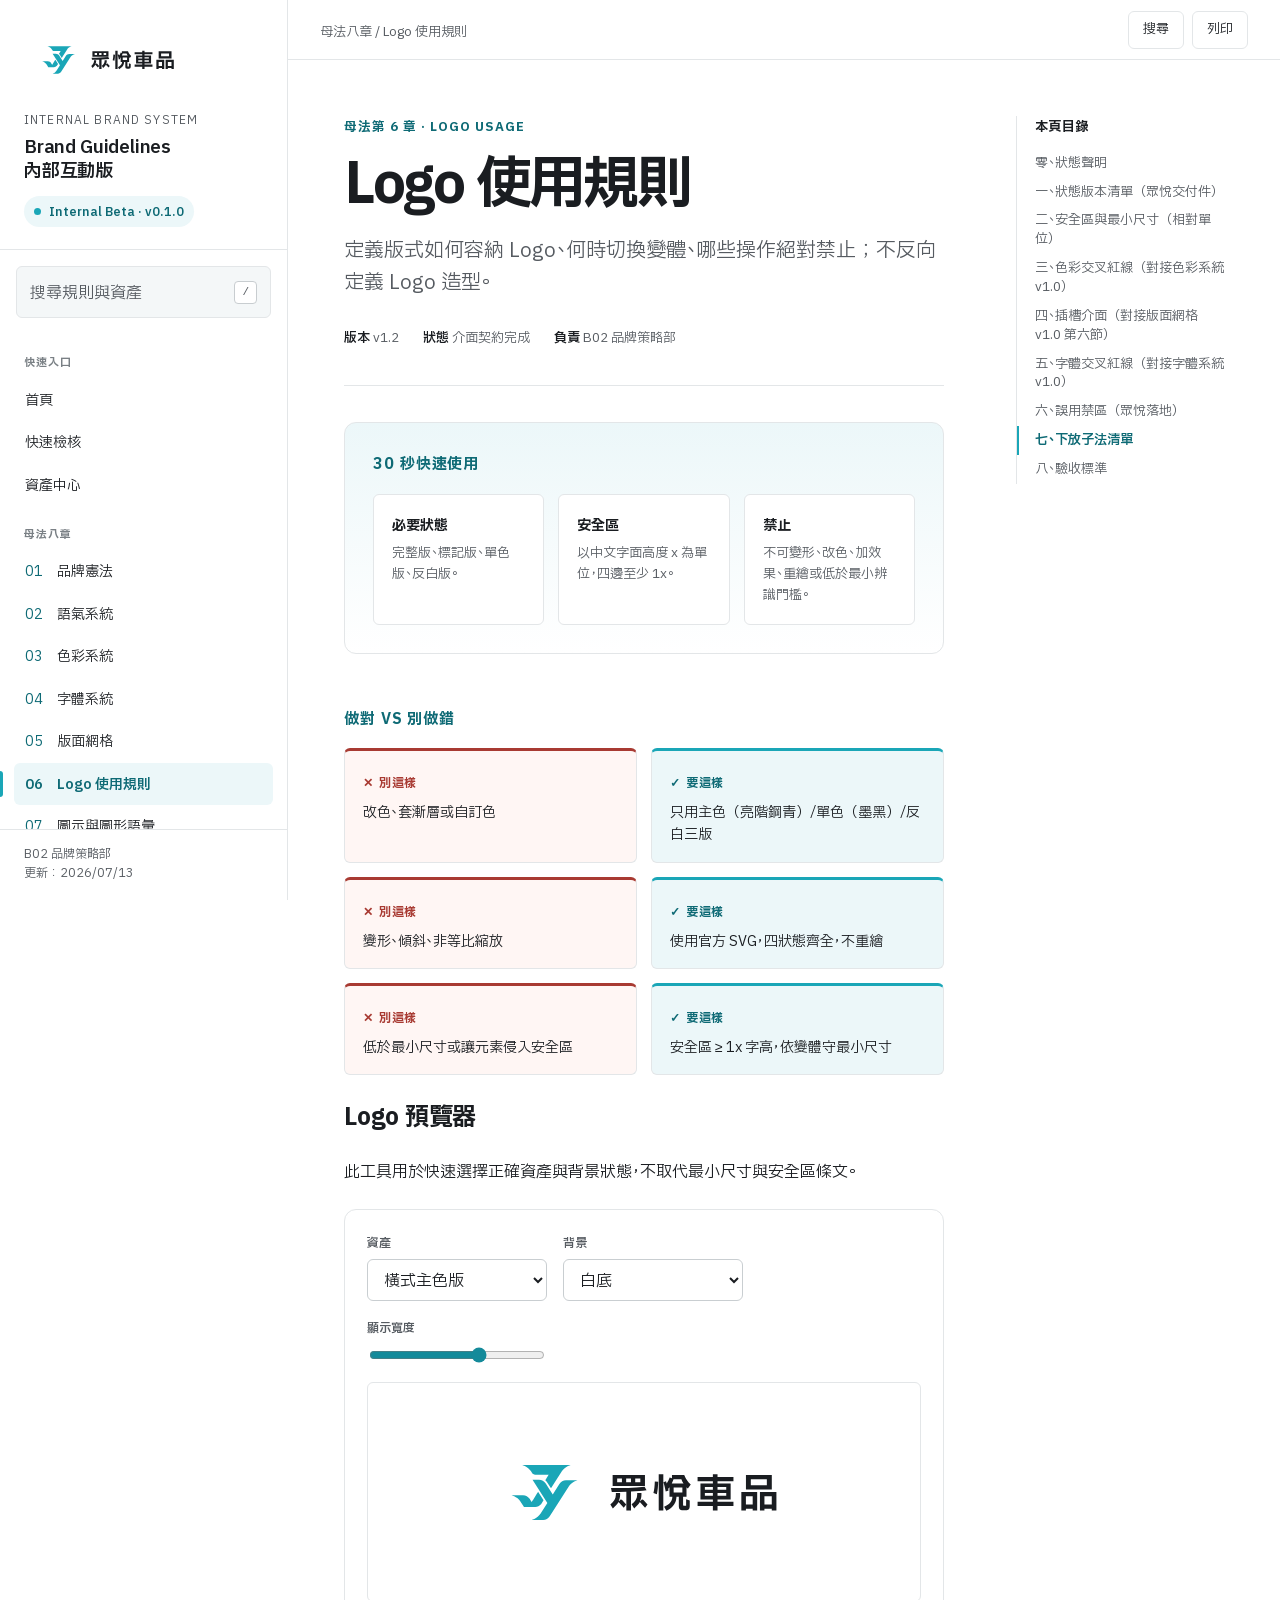
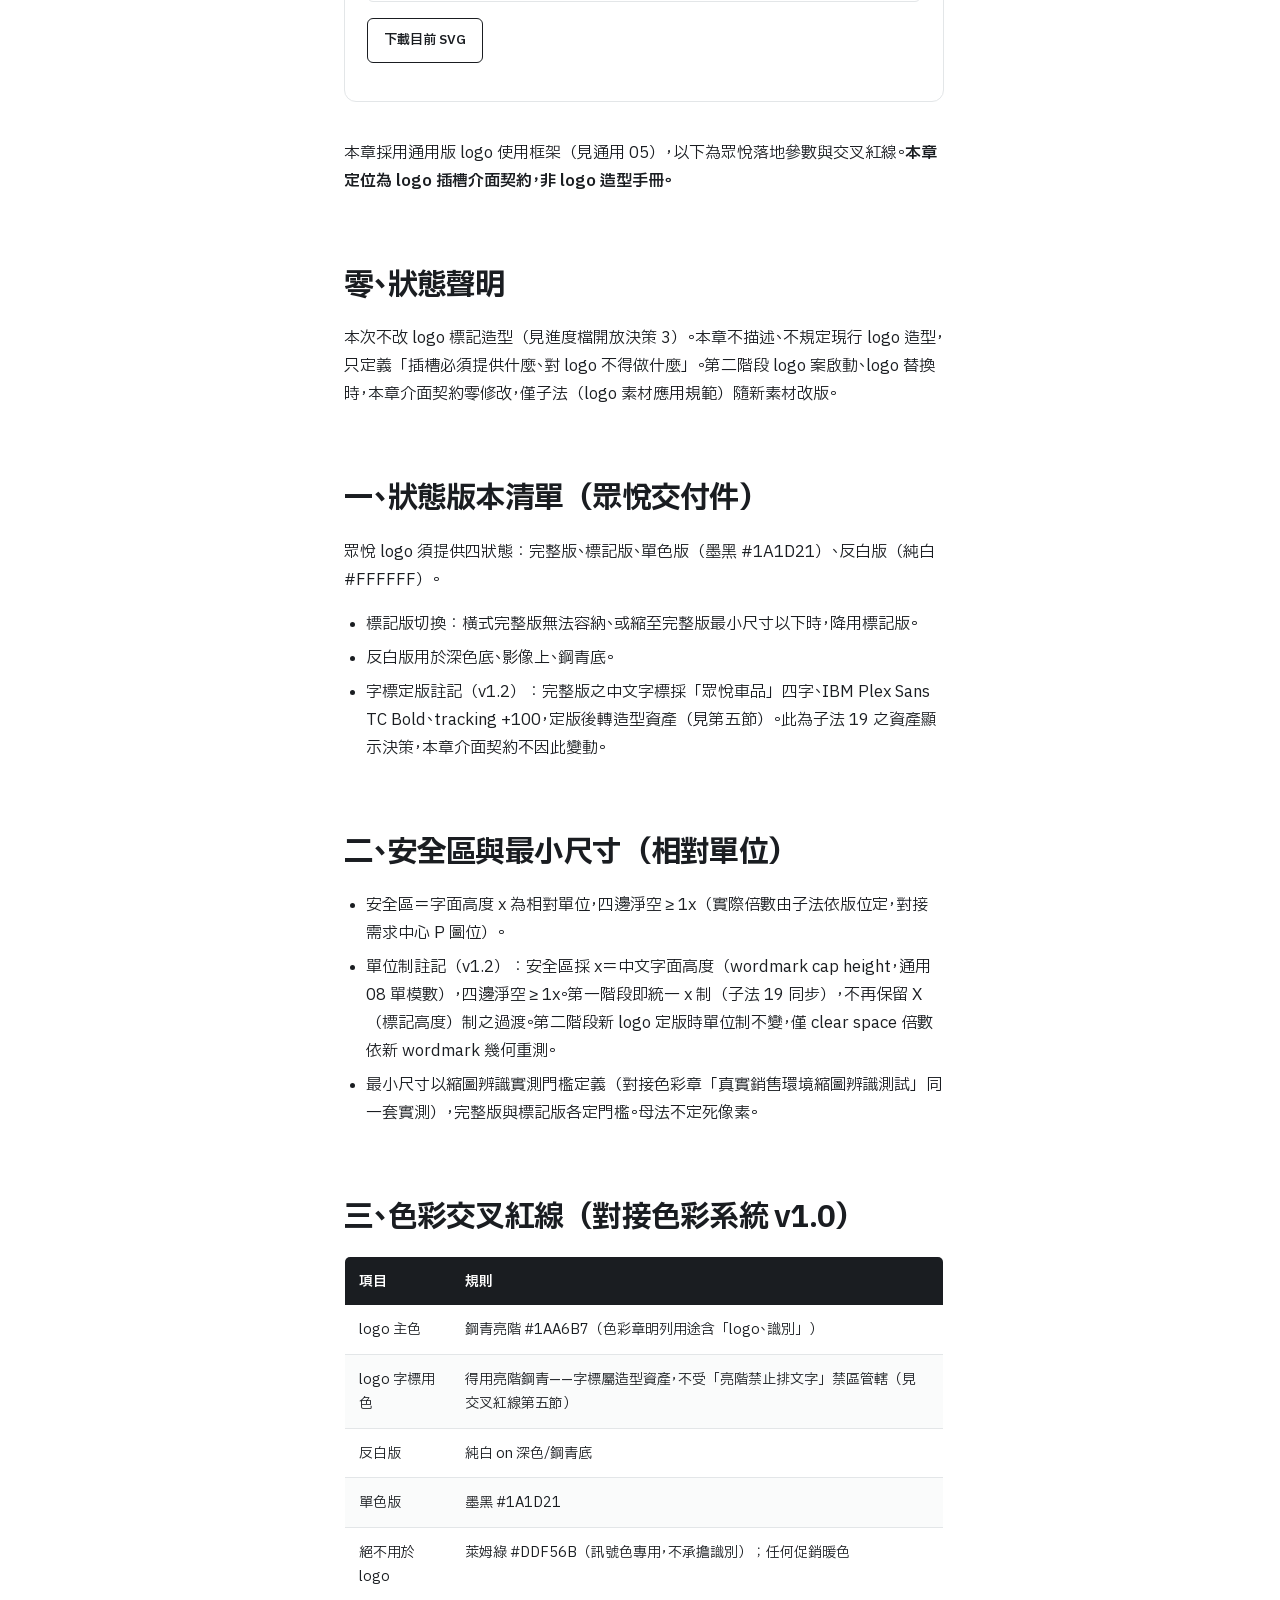
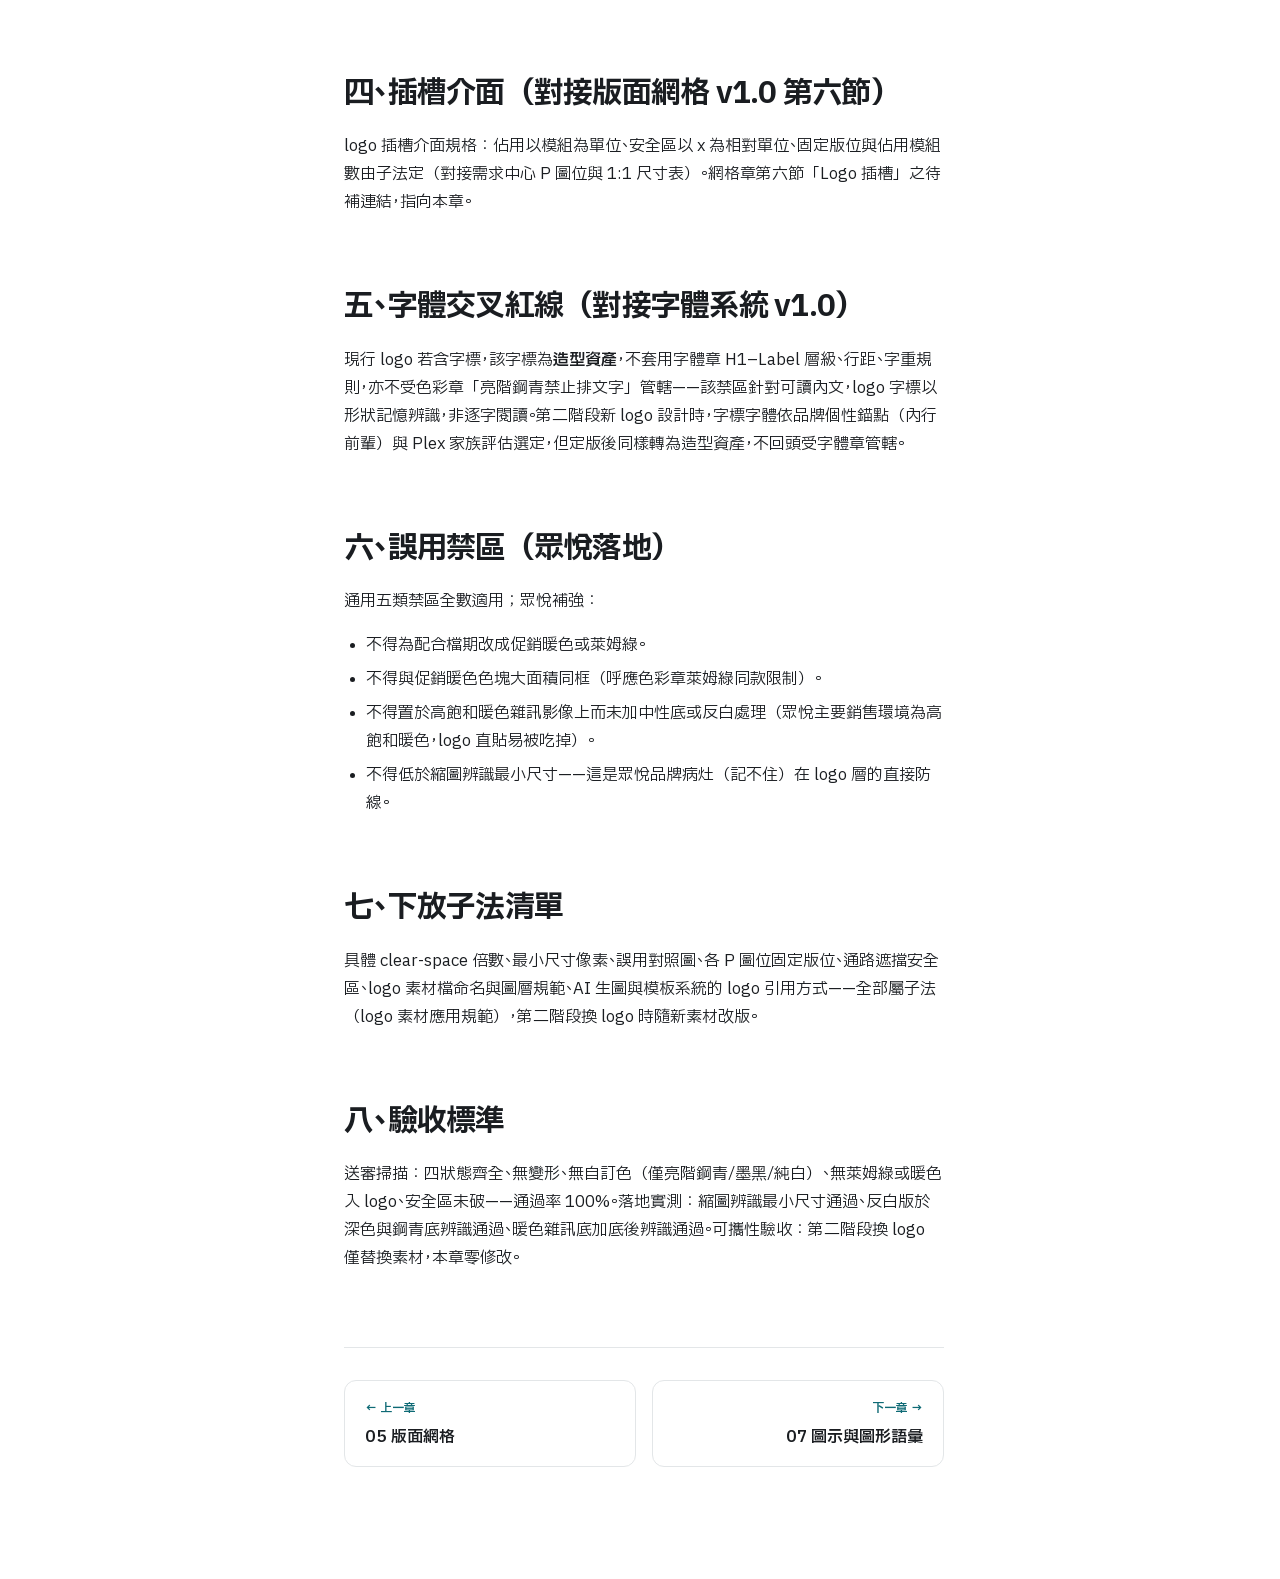
<file: pages/logo.html>
<!doctype html>
<html lang="zh-Hant">
<head>
  <meta charset="utf-8">
  <meta name="viewport" content="width=device-width, initial-scale=1">
  <meta name="description" content="眾悅 Brand Guidelines 內部互動版">
  <meta name="robots" content="noindex,nofollow,noarchive">
  <meta name="theme-color" content="#1a1d21">
  <title>Logo 使用規則｜眾悅 Brand Guidelines</title>
  <link rel="icon" href="../assets/logo/JY_logo_mark_sq_primary.svg" type="image/svg+xml">
  <link rel="preload" href="../assets/fonts/PlexSansTC-400.woff2" as="font" type="font/woff2" crossorigin>
  <link rel="preload" href="../assets/fonts/PlexSansTC-700.woff2" as="font" type="font/woff2" crossorigin>
  <link rel="stylesheet" href="../assets/css/styles.css">
</head>
<body>
<a class="skip-link" href="#mainContent">跳到主要內容</a>
<div class="app-shell">
  <aside class="sidebar" aria-label="主要導覽">
    <div class="brand-panel">
      <img src="../assets/logo/JY_logo_full_h_primary.svg" alt="眾悅車品">
      <div class="brand-kicker">Internal Brand System</div>
      <p class="brand-title">Brand Guidelines<br>內部互動版</p>
      <span class="status-badge">Internal Beta · v0.1.0</span>
    </div>
    <div class="side-search"><button class="search-button" data-open-search><span>搜尋規則與資產</span><kbd>/</kbd></button></div>
    <nav class="nav-scroll"><div class="nav-group"><p class="nav-label">快速入口</p><a class="nav-link" href="../index.html"><span>首頁</span></a><a class="nav-link" href="../pages/checks.html"><span>快速檢核</span></a><a class="nav-link" href="../pages/resources.html"><span>資產中心</span></a></div><div class="nav-group"><p class="nav-label">母法八章</p><a class="nav-link" href="../pages/constitution.html"><span class="nav-num">01</span><span>品牌憲法</span></a><a class="nav-link" href="../pages/voice.html"><span class="nav-num">02</span><span>語氣系統</span></a><a class="nav-link" href="../pages/color.html"><span class="nav-num">03</span><span>色彩系統</span></a><a class="nav-link" href="../pages/typography.html"><span class="nav-num">04</span><span>字體系統</span></a><a class="nav-link" href="../pages/grid.html"><span class="nav-num">05</span><span>版面網格</span></a><a class="nav-link active" href="../pages/logo.html"><span class="nav-num">06</span><span>Logo 使用規則</span></a><a class="nav-link" href="../pages/iconography.html"><span class="nav-num">07</span><span>圖示與圖形語彙</span></a><a class="nav-link" href="../pages/imagery.html"><span class="nav-num">08</span><span>影像風格</span></a></div><div class="nav-group"><p class="nav-label">治理</p><a class="nav-link" href="../pages/status.html"><span>狀態與版本</span></a><a class="nav-link" href="../pages/methodology.html"><span>共用方法論</span></a><a class="nav-link" href="../pages/changelog.html"><span>更新紀錄</span></a></div></nav>
    <div class="sidebar-footer">B02 品牌策略部<br>更新：2026/07/13</div>
  </aside>
  <div class="mobile-overlay" data-menu-close></div>
  <main class="main" id="mainContent">
    <header class="topbar">
      <div><button class="icon-button menu-button" data-menu-toggle aria-label="開啟導覽">☰</button> <span class="breadcrumb">母法八章 / Logo 使用規則</span></div>
      <div class="top-actions">
        <button class="icon-button hide-mobile" data-open-search>搜尋</button>
        <button class="icon-button" data-print>列印</button>
      </div>
    </header>
    <div class="page"><div class="page-grid"><article class="article"><div class="page-kicker">母法第 6 章 · Logo Usage</div>
<h1>Logo 使用規則</h1>
<p class="lead">定義版式如何容納 Logo、何時切換變體、哪些操作絕對禁止；不反向定義 Logo 造型。</p>
<div class="meta-row"><span><strong>版本</strong> v1.2</span><span><strong>狀態</strong> 介面契約完成</span><span><strong>負責</strong> B02 品牌策略部</span></div><section class="quick-panel"><h2>30 秒快速使用</h2><div class="quick-grid"><div class="quick-item"><strong>必要狀態</strong><p>完整版、標記版、單色版、反白版。</p></div><div class="quick-item"><strong>安全區</strong><p>以中文字面高度 x 為單位，四邊至少 1x。</p></div><div class="quick-item"><strong>禁止</strong><p>不可變形、改色、加效果、重繪或低於最小辨識門檻。</p></div></div></section><section class="dodont" aria-labelledby="dodontHead"><h2 id="dodontHead">做對 vs 別做錯</h2><div class="dodont-grid"><div class="dodont-pair">
<div class="dodont-card is-dont"><div class="dodont-tag">別這樣</div><p>改色、套漸層或自訂色</p></div>
<div class="dodont-card is-do"><div class="dodont-tag">要這樣</div><p>只用主色（亮階鋼青）／單色（墨黑）／反白三版</p></div>
</div><div class="dodont-pair">
<div class="dodont-card is-dont"><div class="dodont-tag">別這樣</div><p>變形、傾斜、非等比縮放</p></div>
<div class="dodont-card is-do"><div class="dodont-tag">要這樣</div><p>使用官方 SVG，四狀態齊全，不重繪</p></div>
</div><div class="dodont-pair">
<div class="dodont-card is-dont"><div class="dodont-tag">別這樣</div><p>低於最小尺寸或讓元素侵入安全區</p></div>
<div class="dodont-card is-do"><div class="dodont-tag">要這樣</div><p>安全區 ≥ 1x 字高，依變體守最小尺寸</p></div>
</div></div></section><section aria-labelledby="logoTool"><h2 id="logoTool">Logo 預覽器</h2><p>此工具用於快速選擇正確資產與背景狀態，不取代最小尺寸與安全區條文。</p>
<div class="control-panel">
  <div class="control-row">
    <div class="control"><label for="logoAsset">資產</label><select id="logoAsset"><option value="JY_logo_full_h_primary.svg">橫式主色版</option><option value="JY_logo_full_h_mono.svg">橫式單色版</option><option value="JY_logo_full_h_reverse.svg">橫式反白版</option><option value="JY_logo_full_v_primary.svg">直式主色版</option><option value="JY_logo_full_v_mono.svg">直式單色版</option><option value="JY_logo_full_v_reverse.svg">直式反白版</option><option value="JY_logo_mark_sq_primary.svg">標記主色版</option><option value="JY_logo_mark_sq_mono.svg">標記單色版</option><option value="JY_logo_mark_sq_reverse.svg">標記反白版</option></select></div>
    <div class="control"><label for="logoBackground">背景</label><select id="logoBackground"><option value="">白底</option><option value="dark-bg">深色底</option><option value="teal-bg">鋼青底</option><option value="photo-bg">暖色雜訊模擬</option></select></div>
    <div class="control"><label for="logoSize">顯示寬度</label><input id="logoSize" type="range" min="24" max="520" value="340"></div>
  </div>
  <div class="preview-box logo-preview" id="logoPreview"><img id="logoImage" alt="Logo 預覽"></div>
  <p><a class="download-link" id="logoDownload" href="#" download>下載目前 SVG</a></p>
</div></section><div class="content"><p>本章採用通用版 logo 使用框架（見通用 05），以下為眾悅落地參數與交叉紅線。<strong>本章定位為 logo 插槽介面契約，非 logo 造型手冊。</strong></p>
<h2 id="section-1">零、狀態聲明<a aria-label="複製此節連結" class="heading-anchor" data-anchor="" href="#section-1">#</a></h2>
<p>本次不改 logo 標記造型（見進度檔開放決策 3）。本章不描述、不規定現行 logo 造型，只定義「插槽必須提供什麼、對 logo 不得做什麼」。第二階段 logo 案啟動、logo 替換時，本章介面契約零修改，僅子法（logo 素材應用規範）隨新素材改版。</p>
<h2 id="section-2">一、狀態版本清單（眾悅交付件）<a aria-label="複製此節連結" class="heading-anchor" data-anchor="" href="#section-2">#</a></h2>
<p>眾悅 logo 須提供四狀態：完整版、標記版、單色版（墨黑 #1A1D21）、反白版（純白 #FFFFFF）。</p>
<ul>
<li>標記版切換：橫式完整版無法容納、或縮至完整版最小尺寸以下時，降用標記版。</li>
<li>反白版用於深色底、影像上、鋼青底。</li>
<li>字標定版註記（v1.2）：完整版之中文字標採「眾悅車品」四字、IBM Plex Sans TC Bold、tracking +100，定版後轉造型資產（見第五節）。此為子法 19 之資產顯示決策，本章介面契約不因此變動。</li>
</ul>
<h2 id="section-3">二、安全區與最小尺寸（相對單位）<a aria-label="複製此節連結" class="heading-anchor" data-anchor="" href="#section-3">#</a></h2>
<ul>
<li>安全區＝字面高度 x 為相對單位，四邊淨空 ≥ 1x（實際倍數由子法依版位定，對接需求中心 P 圖位）。</li>
<li>單位制註記（v1.2）：安全區採 x＝中文字面高度（wordmark cap height，通用 08 單模數），四邊淨空 ≥ 1x。第一階段即統一 x 制（子法 19 同步），不再保留 X（標記高度）制之過渡。第二階段新 logo 定版時單位制不變，僅 clear space 倍數依新 wordmark 幾何重測。</li>
<li>最小尺寸以縮圖辨識實測門檻定義（對接色彩章「真實銷售環境縮圖辨識測試」同一套實測），完整版與標記版各定門檻。母法不定死像素。</li>
</ul>
<h2 id="section-4">三、色彩交叉紅線（對接色彩系統 v1.0）<a aria-label="複製此節連結" class="heading-anchor" data-anchor="" href="#section-4">#</a></h2>
<table>
<thead>
<tr>
<th>項目</th>
<th>規則</th>
</tr>
</thead>
<tbody>
<tr>
<td>logo 主色</td>
<td>鋼青亮階 #1AA6B7（色彩章明列用途含「logo、識別」）</td>
</tr>
<tr>
<td>logo 字標用色</td>
<td>得用亮階鋼青——字標屬造型資產，不受「亮階禁止排文字」禁區管轄（見交叉紅線第五節）</td>
</tr>
<tr>
<td>反白版</td>
<td>純白 on 深色／鋼青底</td>
</tr>
<tr>
<td>單色版</td>
<td>墨黑 #1A1D21</td>
</tr>
<tr>
<td>絕不用於 logo</td>
<td>萊姆綠 #DDF56B（訊號色專用，不承擔識別）；任何促銷暖色</td>
</tr>
</tbody>
</table>
<h2 id="section-5">四、插槽介面（對接版面網格 v1.0 第六節）<a aria-label="複製此節連結" class="heading-anchor" data-anchor="" href="#section-5">#</a></h2>
<p>logo 插槽介面規格：佔用以模組為單位、安全區以 x 為相對單位、固定版位與佔用模組數由子法定（對接需求中心 P 圖位與 1:1 尺寸表）。網格章第六節「Logo 插槽」之待補連結，指向本章。</p>
<h2 id="section-6">五、字體交叉紅線（對接字體系統 v1.0）<a aria-label="複製此節連結" class="heading-anchor" data-anchor="" href="#section-6">#</a></h2>
<p>現行 logo 若含字標，該字標為<strong>造型資產</strong>，不套用字體章 H1–Label 層級、行距、字重規則，亦不受色彩章「亮階鋼青禁止排文字」管轄——該禁區針對可讀內文，logo 字標以形狀記憶辨識，非逐字閱讀。第二階段新 logo 設計時，字標字體依品牌個性錨點（內行前輩）與 Plex 家族評估選定，但定版後同樣轉為造型資產，不回頭受字體章管轄。</p>
<h2 id="section-7">六、誤用禁區（眾悅落地）<a aria-label="複製此節連結" class="heading-anchor" data-anchor="" href="#section-7">#</a></h2>
<p>通用五類禁區全數適用；眾悅補強：</p>
<ul>
<li>不得為配合檔期改成促銷暖色或萊姆綠。</li>
<li>不得與促銷暖色色塊大面積同框（呼應色彩章萊姆綠同款限制）。</li>
<li>不得置於高飽和暖色雜訊影像上而未加中性底或反白處理（眾悅主要銷售環境為高飽和暖色，logo 直貼易被吃掉）。</li>
<li>不得低於縮圖辨識最小尺寸——這是眾悅品牌病灶（記不住）在 logo 層的直接防線。</li>
</ul>
<h2 id="section-8">七、下放子法清單<a aria-label="複製此節連結" class="heading-anchor" data-anchor="" href="#section-8">#</a></h2>
<p>具體 clear-space 倍數、最小尺寸像素、誤用對照圖、各 P 圖位固定版位、通路遮擋安全區、logo 素材檔命名與圖層規範、AI 生圖與模板系統的 logo 引用方式——全部屬子法（logo 素材應用規範），第二階段換 logo 時隨新素材改版。</p>
<h2 id="section-9">八、驗收標準<a aria-label="複製此節連結" class="heading-anchor" data-anchor="" href="#section-9">#</a></h2>
<p>送審掃描：四狀態齊全、無變形、無自訂色（僅亮階鋼青／墨黑／純白）、無萊姆綠或暖色入 logo、安全區未破——通過率 100%。落地實測：縮圖辨識最小尺寸通過、反白版於深色與鋼青底辨識通過、暖色雜訊底加底後辨識通過。可攜性驗收：第二階段換 logo 僅替換素材，本章零修改。</p>
</div><nav class="pager" aria-label="章節前後導覽"><a class="pager-link prev" href="grid.html"><span class="pager-dir">← 上一章</span><span class="pager-title">05 版面網格</span></a><a class="pager-link next" href="iconography.html"><span class="pager-dir">下一章 →</span><span class="pager-title">07 圖示與圖形語彙</span></a></nav></article><aside class="toc"><div class="toc-title">本頁目錄</div><a class="toc-h2" href="#section-1">零、狀態聲明</a><a class="toc-h2" href="#section-2">一、狀態版本清單（眾悅交付件）</a><a class="toc-h2" href="#section-3">二、安全區與最小尺寸（相對單位）</a><a class="toc-h2" href="#section-4">三、色彩交叉紅線（對接色彩系統 v1.0）</a><a class="toc-h2" href="#section-5">四、插槽介面（對接版面網格 v1.0 第六節）</a><a class="toc-h2" href="#section-6">五、字體交叉紅線（對接字體系統 v1.0）</a><a class="toc-h2" href="#section-7">六、誤用禁區（眾悅落地）</a><a class="toc-h2" href="#section-8">七、下放子法清單</a><a class="toc-h2" href="#section-9">八、驗收標準</a></aside></div></div>
  </main>
</div>
<div class="search-modal" id="searchModal" aria-hidden="true" role="dialog" aria-modal="true" aria-label="全站搜尋">
  <div class="search-dialog">
    <div class="search-head"><input id="globalSearch" type="search" placeholder="搜尋：安全區、萊姆綠、主標、實證…"><button class="search-close" data-close-search aria-label="關閉">✕</button></div>
    <div class="search-results" id="searchResults"><div class="empty-state">輸入章節、規則、色值或關鍵字</div></div>
  </div>
</div>
<div class="toast" id="toast" aria-live="polite"></div>
<script src="../assets/js/search-index.js"></script>
<script src="../assets/js/app.js"></script>
</body>
</html>
</file>
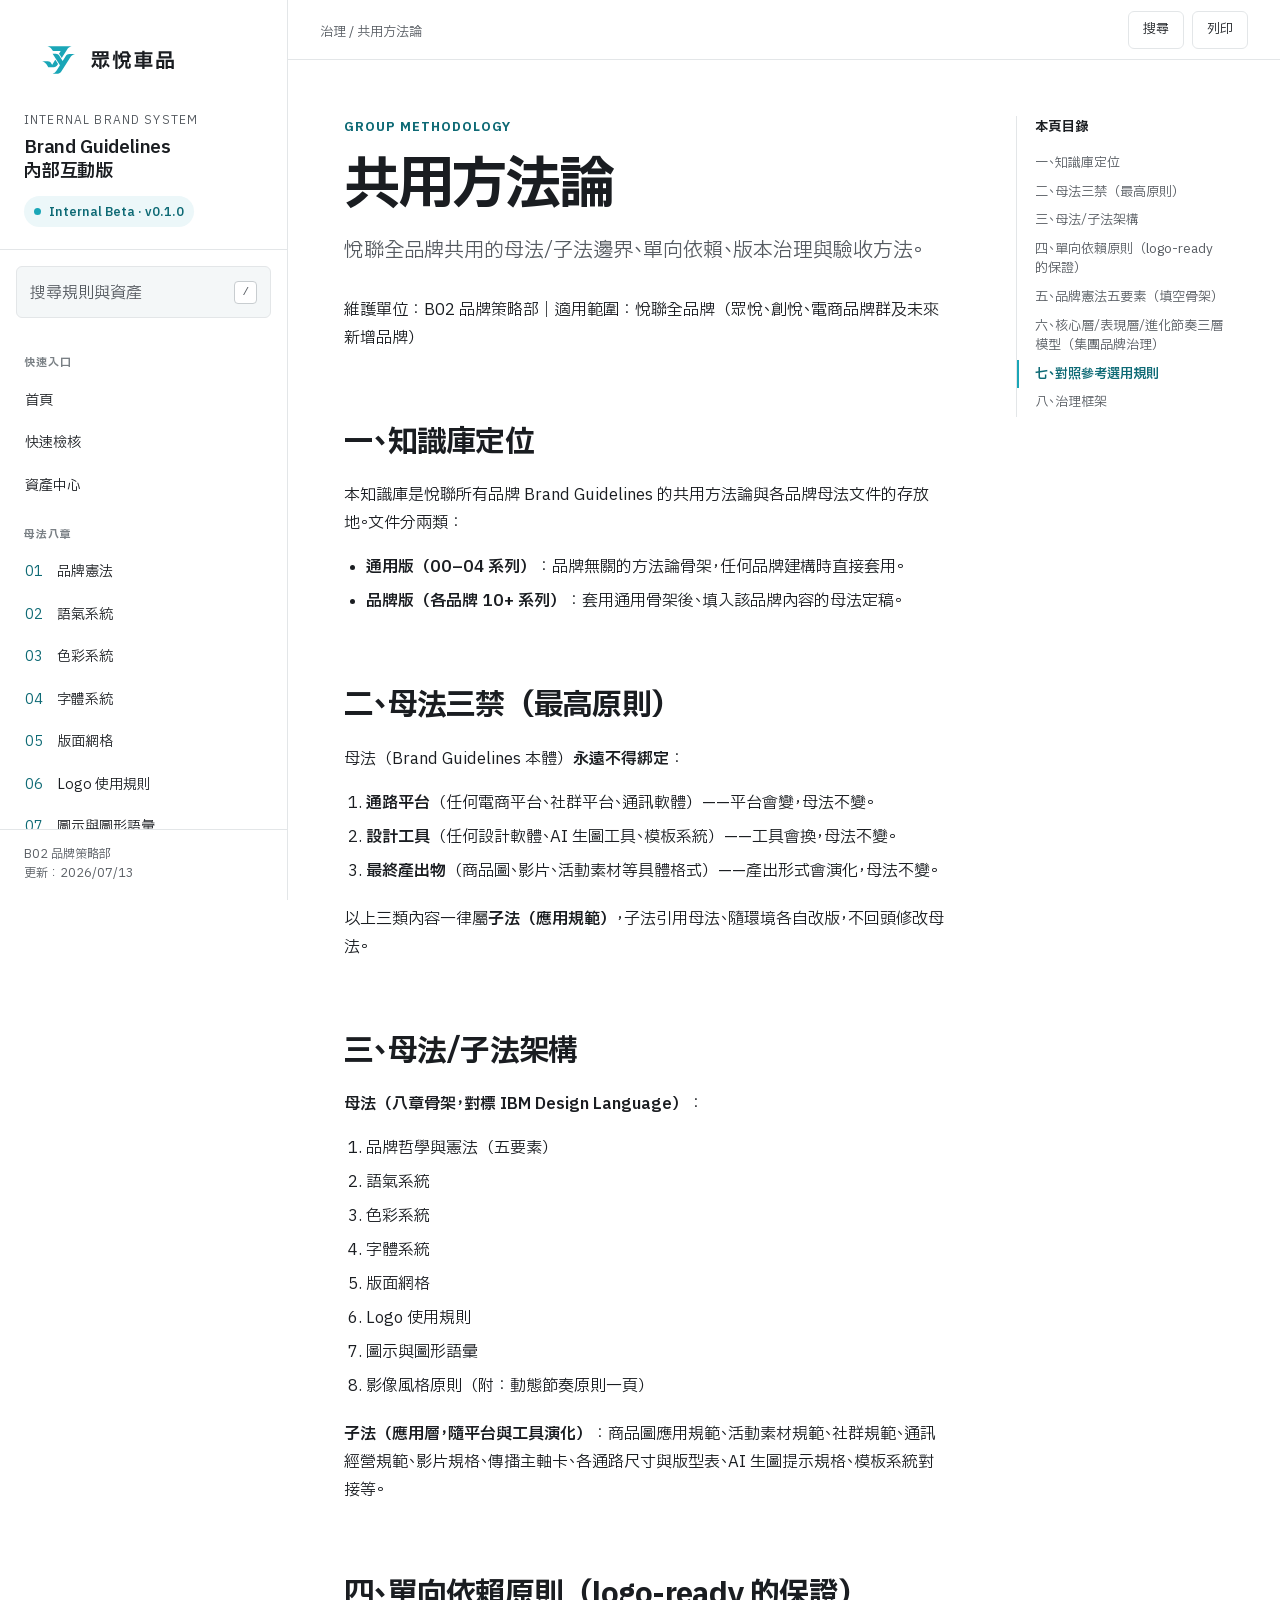
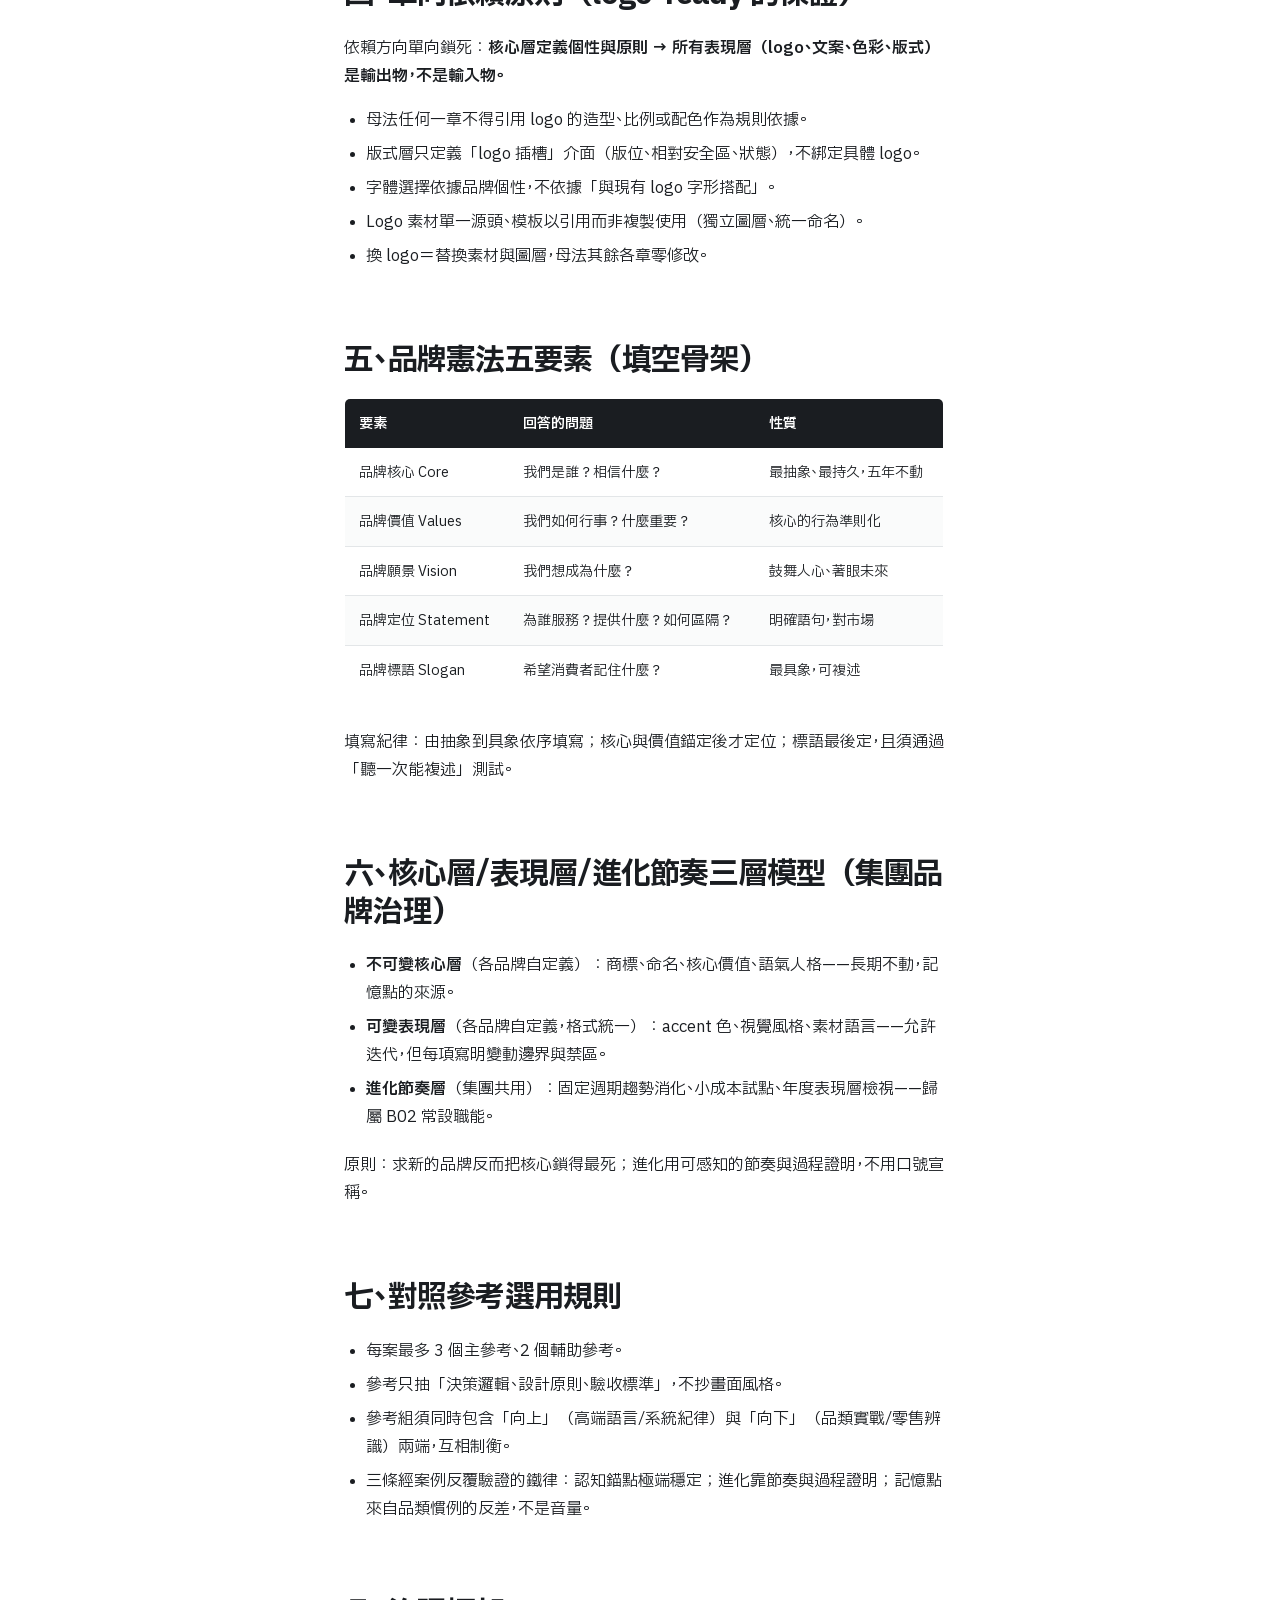
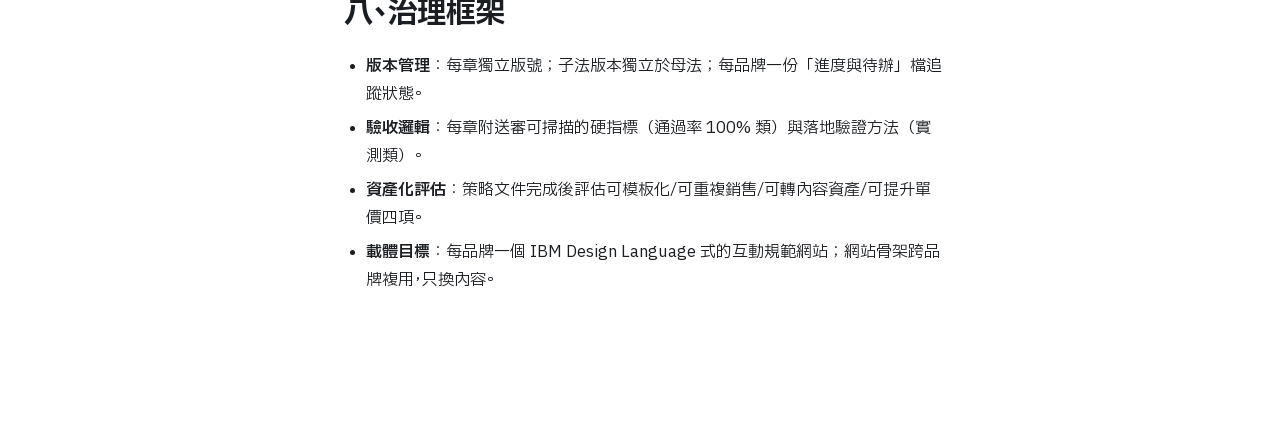
<file: pages/methodology.html>
<!doctype html>
<html lang="zh-Hant">
<head>
  <meta charset="utf-8">
  <meta name="viewport" content="width=device-width, initial-scale=1">
  <meta name="description" content="眾悅 Brand Guidelines 內部互動版">
  <meta name="robots" content="noindex,nofollow,noarchive">
  <meta name="theme-color" content="#1a1d21">
  <title>共用方法論｜眾悅 Brand Guidelines</title>
  <link rel="icon" href="../assets/logo/JY_logo_mark_sq_primary.svg" type="image/svg+xml">
  <link rel="preload" href="../assets/fonts/PlexSansTC-400.woff2" as="font" type="font/woff2" crossorigin>
  <link rel="preload" href="../assets/fonts/PlexSansTC-700.woff2" as="font" type="font/woff2" crossorigin>
  <link rel="stylesheet" href="../assets/css/styles.css">
</head>
<body>
<a class="skip-link" href="#mainContent">跳到主要內容</a>
<div class="app-shell">
  <aside class="sidebar" aria-label="主要導覽">
    <div class="brand-panel">
      <img src="../assets/logo/JY_logo_full_h_primary.svg" alt="眾悅車品">
      <div class="brand-kicker">Internal Brand System</div>
      <p class="brand-title">Brand Guidelines<br>內部互動版</p>
      <span class="status-badge">Internal Beta · v0.1.0</span>
    </div>
    <div class="side-search"><button class="search-button" data-open-search><span>搜尋規則與資產</span><kbd>/</kbd></button></div>
    <nav class="nav-scroll"><div class="nav-group"><p class="nav-label">快速入口</p><a class="nav-link" href="../index.html"><span>首頁</span></a><a class="nav-link" href="../pages/checks.html"><span>快速檢核</span></a><a class="nav-link" href="../pages/resources.html"><span>資產中心</span></a></div><div class="nav-group"><p class="nav-label">母法八章</p><a class="nav-link" href="../pages/constitution.html"><span class="nav-num">01</span><span>品牌憲法</span></a><a class="nav-link" href="../pages/voice.html"><span class="nav-num">02</span><span>語氣系統</span></a><a class="nav-link" href="../pages/color.html"><span class="nav-num">03</span><span>色彩系統</span></a><a class="nav-link" href="../pages/typography.html"><span class="nav-num">04</span><span>字體系統</span></a><a class="nav-link" href="../pages/grid.html"><span class="nav-num">05</span><span>版面網格</span></a><a class="nav-link" href="../pages/logo.html"><span class="nav-num">06</span><span>Logo 使用規則</span></a><a class="nav-link" href="../pages/iconography.html"><span class="nav-num">07</span><span>圖示與圖形語彙</span></a><a class="nav-link" href="../pages/imagery.html"><span class="nav-num">08</span><span>影像風格</span></a></div><div class="nav-group"><p class="nav-label">治理</p><a class="nav-link" href="../pages/status.html"><span>狀態與版本</span></a><a class="nav-link active" href="../pages/methodology.html"><span>共用方法論</span></a><a class="nav-link" href="../pages/changelog.html"><span>更新紀錄</span></a></div></nav>
    <div class="sidebar-footer">B02 品牌策略部<br>更新：2026/07/13</div>
  </aside>
  <div class="mobile-overlay" data-menu-close></div>
  <main class="main" id="mainContent">
    <header class="topbar">
      <div><button class="icon-button menu-button" data-menu-toggle aria-label="開啟導覽">☰</button> <span class="breadcrumb">治理 / 共用方法論</span></div>
      <div class="top-actions">
        <button class="icon-button hide-mobile" data-open-search>搜尋</button>
        <button class="icon-button" data-print>列印</button>
      </div>
    </header>
    <div class="page"><div class="page-grid"><article class="article"><div class="page-kicker">Group Methodology</div><h1>共用方法論</h1><p class="lead">悅聯全品牌共用的母法／子法邊界、單向依賴、版本治理與驗收方法。</p><div class="content"><p>維護單位：B02 品牌策略部｜適用範圍：悅聯全品牌（眾悅、創悅、電商品牌群及未來新增品牌）</p>
<h2 id="section-1">一、知識庫定位<a aria-label="複製此節連結" class="heading-anchor" data-anchor="" href="#section-1">#</a></h2>
<p>本知識庫是悅聯所有品牌 Brand Guidelines 的共用方法論與各品牌母法文件的存放地。文件分兩類：</p>
<ul>
<li><strong>通用版（00–04 系列）</strong>：品牌無關的方法論骨架，任何品牌建構時直接套用。</li>
<li><strong>品牌版（各品牌 10+ 系列）</strong>：套用通用骨架後、填入該品牌內容的母法定稿。</li>
</ul>
<h2 id="section-2">二、母法三禁（最高原則）<a aria-label="複製此節連結" class="heading-anchor" data-anchor="" href="#section-2">#</a></h2>
<p>母法（Brand Guidelines 本體）<strong>永遠不得綁定</strong>：</p>
<ol>
<li><strong>通路平台</strong>（任何電商平台、社群平台、通訊軟體）——平台會變，母法不變。</li>
<li><strong>設計工具</strong>（任何設計軟體、AI 生圖工具、模板系統）——工具會換，母法不變。</li>
<li><strong>最終產出物</strong>（商品圖、影片、活動素材等具體格式）——產出形式會演化，母法不變。</li>
</ol>
<p>以上三類內容一律屬<strong>子法（應用規範）</strong>，子法引用母法、隨環境各自改版，不回頭修改母法。</p>
<h2 id="section-3">三、母法／子法架構<a aria-label="複製此節連結" class="heading-anchor" data-anchor="" href="#section-3">#</a></h2>
<p><strong>母法（八章骨架，對標 IBM Design Language）</strong>：</p>
<ol>
<li>品牌哲學與憲法（五要素）</li>
<li>語氣系統</li>
<li>色彩系統</li>
<li>字體系統</li>
<li>版面網格</li>
<li>Logo 使用規則</li>
<li>圖示與圖形語彙</li>
<li>影像風格原則（附：動態節奏原則一頁）</li>
</ol>
<p><strong>子法（應用層，隨平台與工具演化）</strong>：商品圖應用規範、活動素材規範、社群規範、通訊經營規範、影片規格、傳播主軸卡、各通路尺寸與版型表、AI 生圖提示規格、模板系統對接等。</p>
<h2 id="section-4">四、單向依賴原則（logo-ready 的保證）<a aria-label="複製此節連結" class="heading-anchor" data-anchor="" href="#section-4">#</a></h2>
<p>依賴方向單向鎖死：<strong>核心層定義個性與原則 → 所有表現層（logo、文案、色彩、版式）是輸出物，不是輸入物。</strong></p>
<ul>
<li>母法任何一章不得引用 logo 的造型、比例或配色作為規則依據。</li>
<li>版式層只定義「logo 插槽」介面（版位、相對安全區、狀態），不綁定具體 logo。</li>
<li>字體選擇依據品牌個性，不依據「與現有 logo 字形搭配」。</li>
<li>Logo 素材單一源頭、模板以引用而非複製使用（獨立圖層、統一命名）。</li>
<li>換 logo＝替換素材與圖層，母法其餘各章零修改。</li>
</ul>
<h2 id="section-5">五、品牌憲法五要素（填空骨架）<a aria-label="複製此節連結" class="heading-anchor" data-anchor="" href="#section-5">#</a></h2>
<table>
<thead>
<tr>
<th>要素</th>
<th>回答的問題</th>
<th>性質</th>
</tr>
</thead>
<tbody>
<tr>
<td>品牌核心 Core</td>
<td>我們是誰？相信什麼？</td>
<td>最抽象、最持久，五年不動</td>
</tr>
<tr>
<td>品牌價值 Values</td>
<td>我們如何行事？什麼重要？</td>
<td>核心的行為準則化</td>
</tr>
<tr>
<td>品牌願景 Vision</td>
<td>我們想成為什麼？</td>
<td>鼓舞人心、著眼未來</td>
</tr>
<tr>
<td>品牌定位 Statement</td>
<td>為誰服務？提供什麼？如何區隔？</td>
<td>明確語句，對市場</td>
</tr>
<tr>
<td>品牌標語 Slogan</td>
<td>希望消費者記住什麼？</td>
<td>最具象，可複述</td>
</tr>
</tbody>
</table>
<p>填寫紀律：由抽象到具象依序填寫；核心與價值錨定後才定位；標語最後定，且須通過「聽一次能複述」測試。</p>
<h2 id="section-6">六、核心層／表現層／進化節奏三層模型（集團品牌治理）<a aria-label="複製此節連結" class="heading-anchor" data-anchor="" href="#section-6">#</a></h2>
<ul>
<li><strong>不可變核心層</strong>（各品牌自定義）：商標、命名、核心價值、語氣人格——長期不動，記憶點的來源。</li>
<li><strong>可變表現層</strong>（各品牌自定義，格式統一）：accent 色、視覺風格、素材語言——允許迭代，但每項寫明變動邊界與禁區。</li>
<li><strong>進化節奏層</strong>（集團共用）：固定週期趨勢消化、小成本試點、年度表現層檢視——歸屬 B02 常設職能。</li>
</ul>
<p>原則：求新的品牌反而把核心鎖得最死；進化用可感知的節奏與過程證明，不用口號宣稱。</p>
<h2 id="section-7">七、對照參考選用規則<a aria-label="複製此節連結" class="heading-anchor" data-anchor="" href="#section-7">#</a></h2>
<ul>
<li>每案最多 3 個主參考、2 個輔助參考。</li>
<li>參考只抽「決策邏輯、設計原則、驗收標準」，不抄畫面風格。</li>
<li>參考組須同時包含「向上」（高端語言／系統紀律）與「向下」（品類實戰／零售辨識）兩端，互相制衡。</li>
<li>三條經案例反覆驗證的鐵律：認知錨點極端穩定；進化靠節奏與過程證明；記憶點來自品類慣例的反差，不是音量。</li>
</ul>
<h2 id="section-8">八、治理框架<a aria-label="複製此節連結" class="heading-anchor" data-anchor="" href="#section-8">#</a></h2>
<ul>
<li><strong>版本管理</strong>：每章獨立版號；子法版本獨立於母法；每品牌一份「進度與待辦」檔追蹤狀態。</li>
<li><strong>驗收邏輯</strong>：每章附送審可掃描的硬指標（通過率 100% 類）與落地驗證方法（實測類）。</li>
<li><strong>資產化評估</strong>：策略文件完成後評估可模板化／可重複銷售／可轉內容資產／可提升單價四項。</li>
<li><strong>載體目標</strong>：每品牌一個 IBM Design Language 式的互動規範網站；網站骨架跨品牌複用，只換內容。</li>
</ul>
</div></article><aside class="toc"><div class="toc-title">本頁目錄</div><a class="toc-h2" href="#section-1">一、知識庫定位</a><a class="toc-h2" href="#section-2">二、母法三禁（最高原則）</a><a class="toc-h2" href="#section-3">三、母法／子法架構</a><a class="toc-h2" href="#section-4">四、單向依賴原則（logo-ready 的保證）</a><a class="toc-h2" href="#section-5">五、品牌憲法五要素（填空骨架）</a><a class="toc-h2" href="#section-6">六、核心層／表現層／進化節奏三層模型（集團品牌治理）</a><a class="toc-h2" href="#section-7">七、對照參考選用規則</a><a class="toc-h2" href="#section-8">八、治理框架</a></aside></div></div>
  </main>
</div>
<div class="search-modal" id="searchModal" aria-hidden="true" role="dialog" aria-modal="true" aria-label="全站搜尋">
  <div class="search-dialog">
    <div class="search-head"><input id="globalSearch" type="search" placeholder="搜尋：安全區、萊姆綠、主標、實證…"><button class="search-close" data-close-search aria-label="關閉">✕</button></div>
    <div class="search-results" id="searchResults"><div class="empty-state">輸入章節、規則、色值或關鍵字</div></div>
  </div>
</div>
<div class="toast" id="toast" aria-live="polite"></div>
<script src="../assets/js/search-index.js"></script>
<script src="../assets/js/app.js"></script>
</body>
</html>
</file>
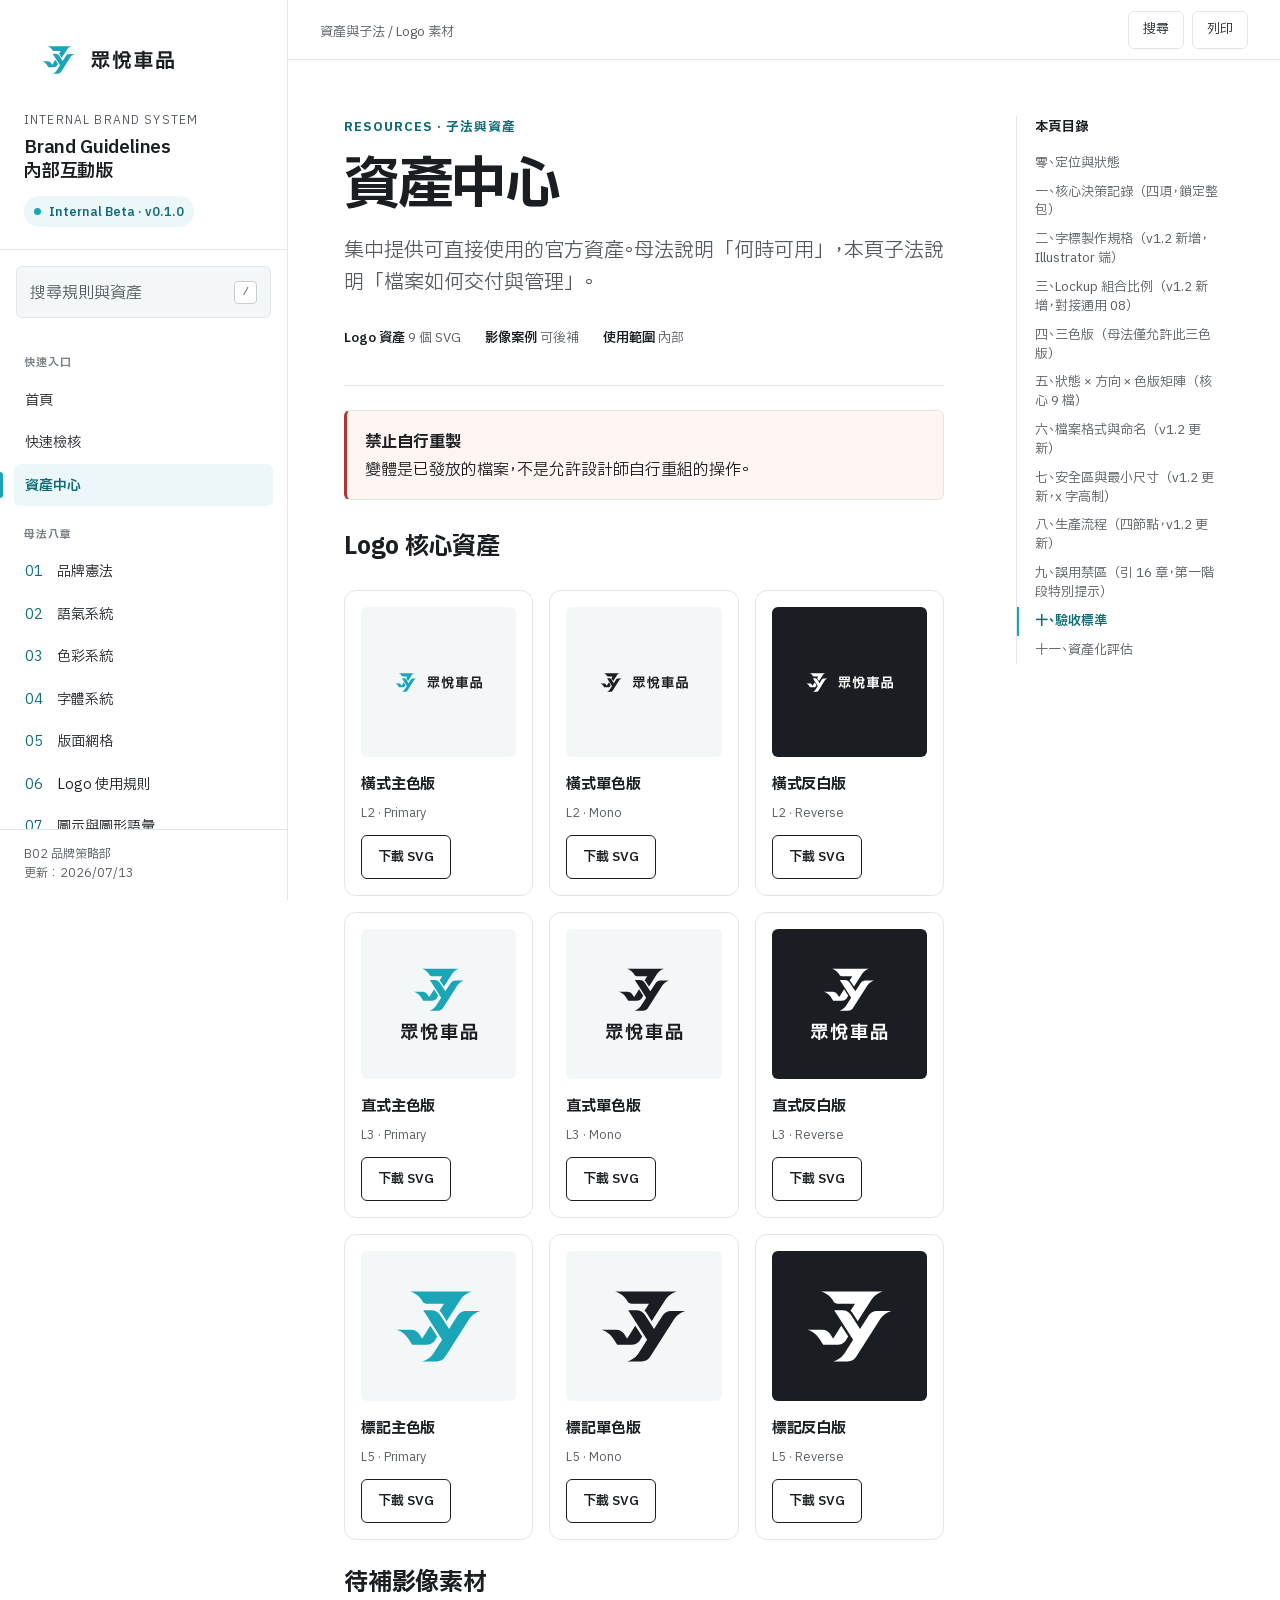
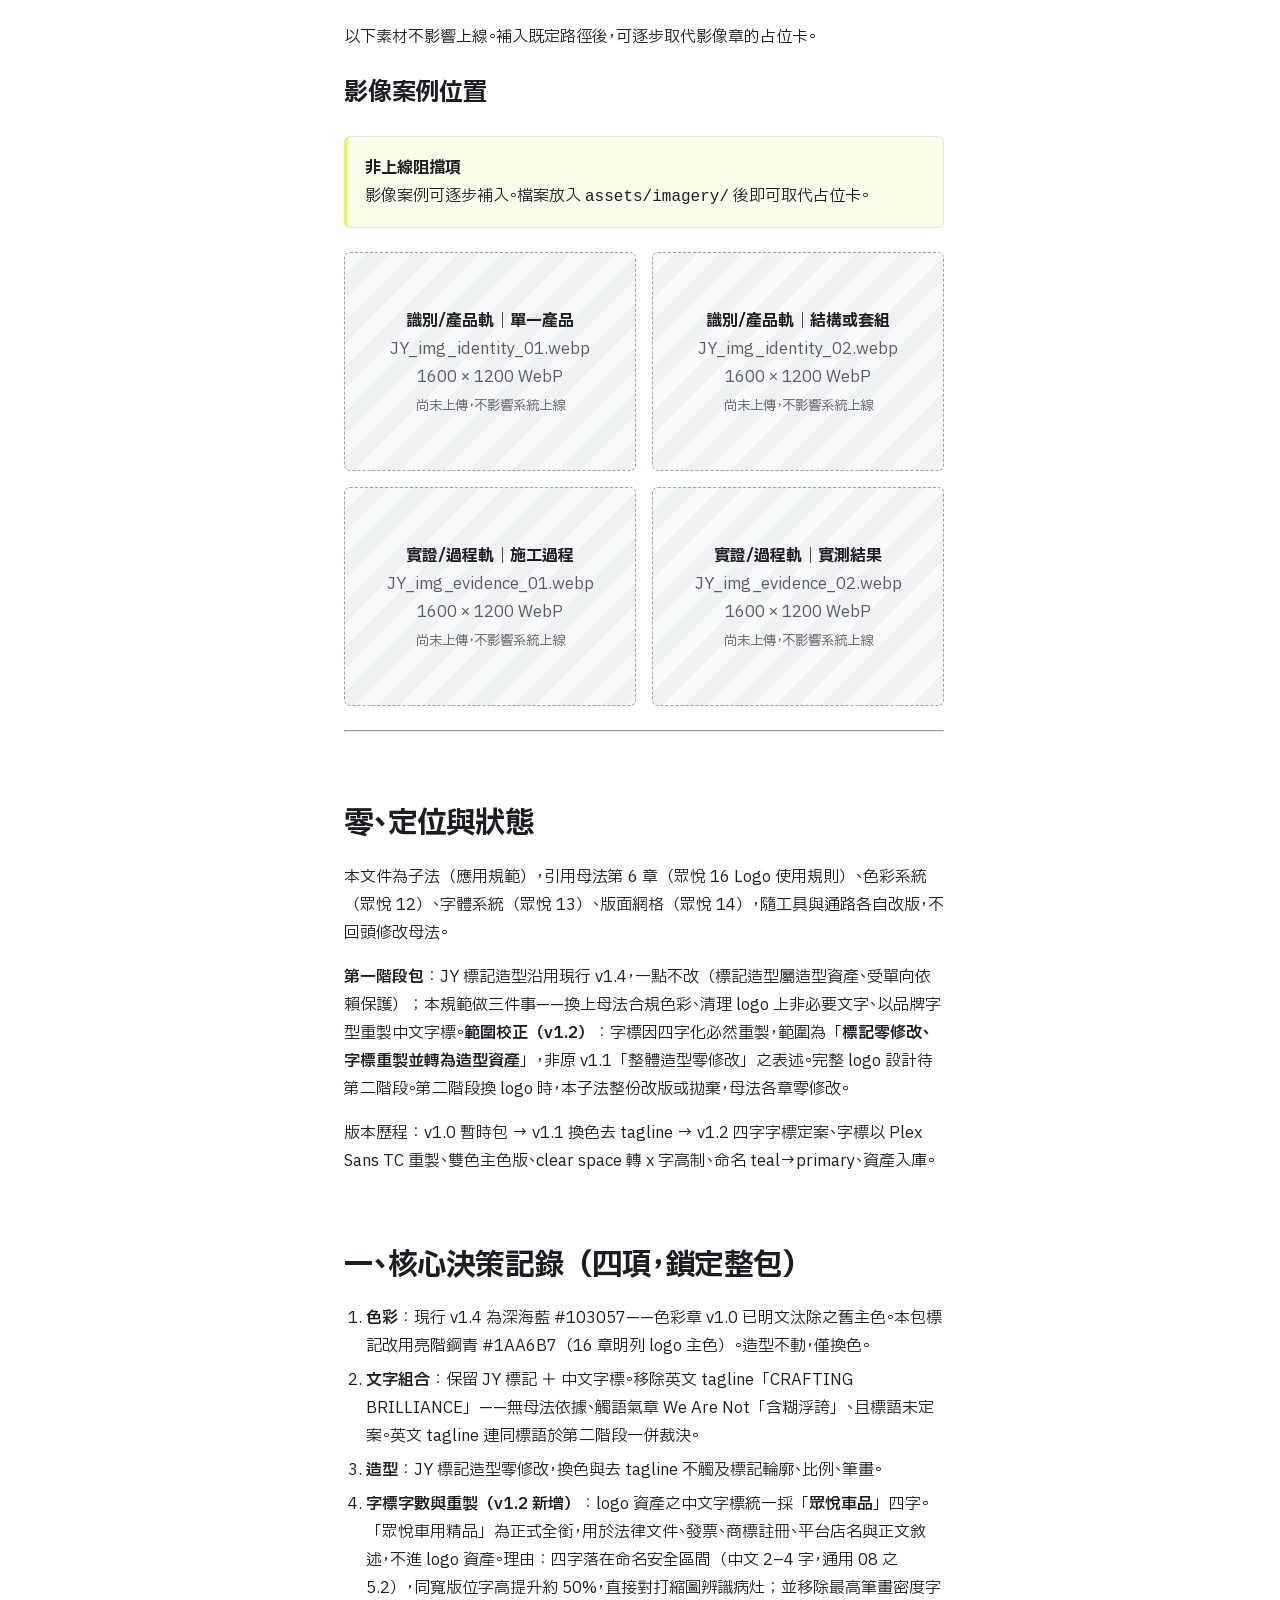
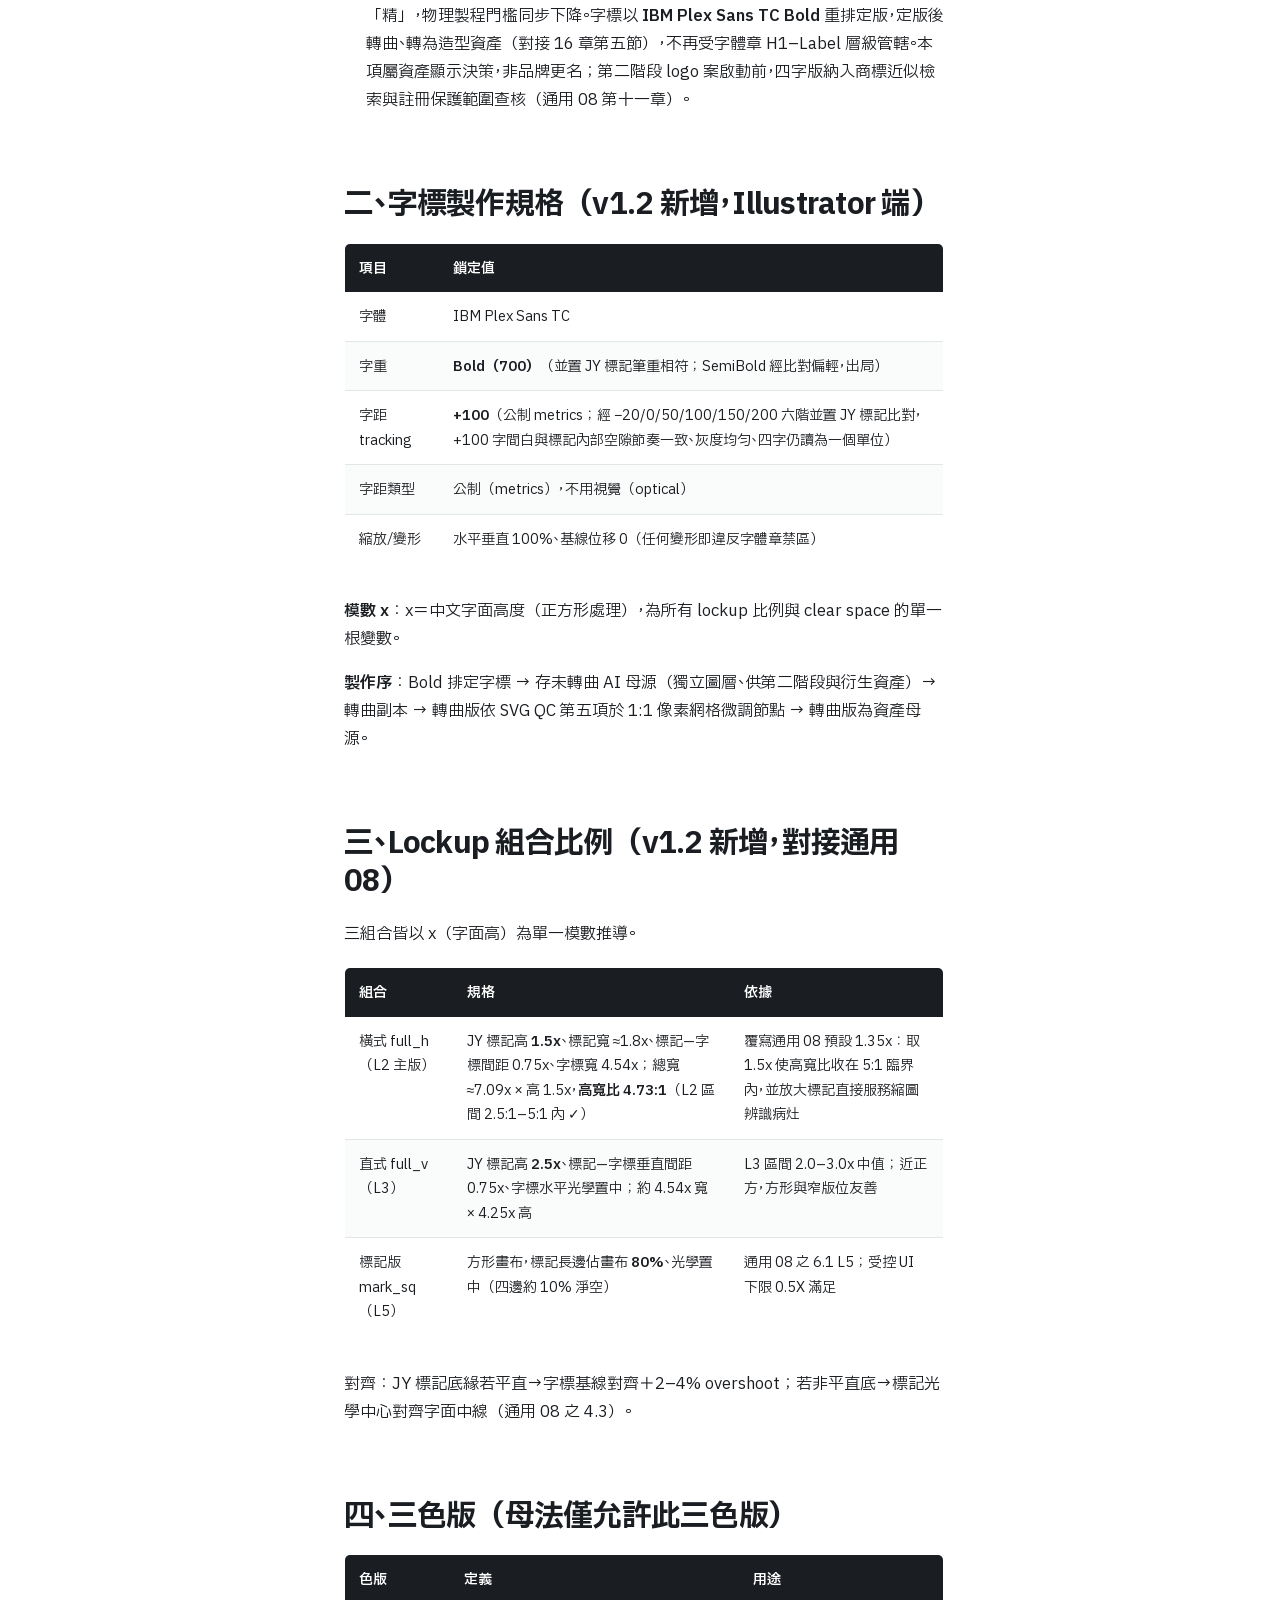
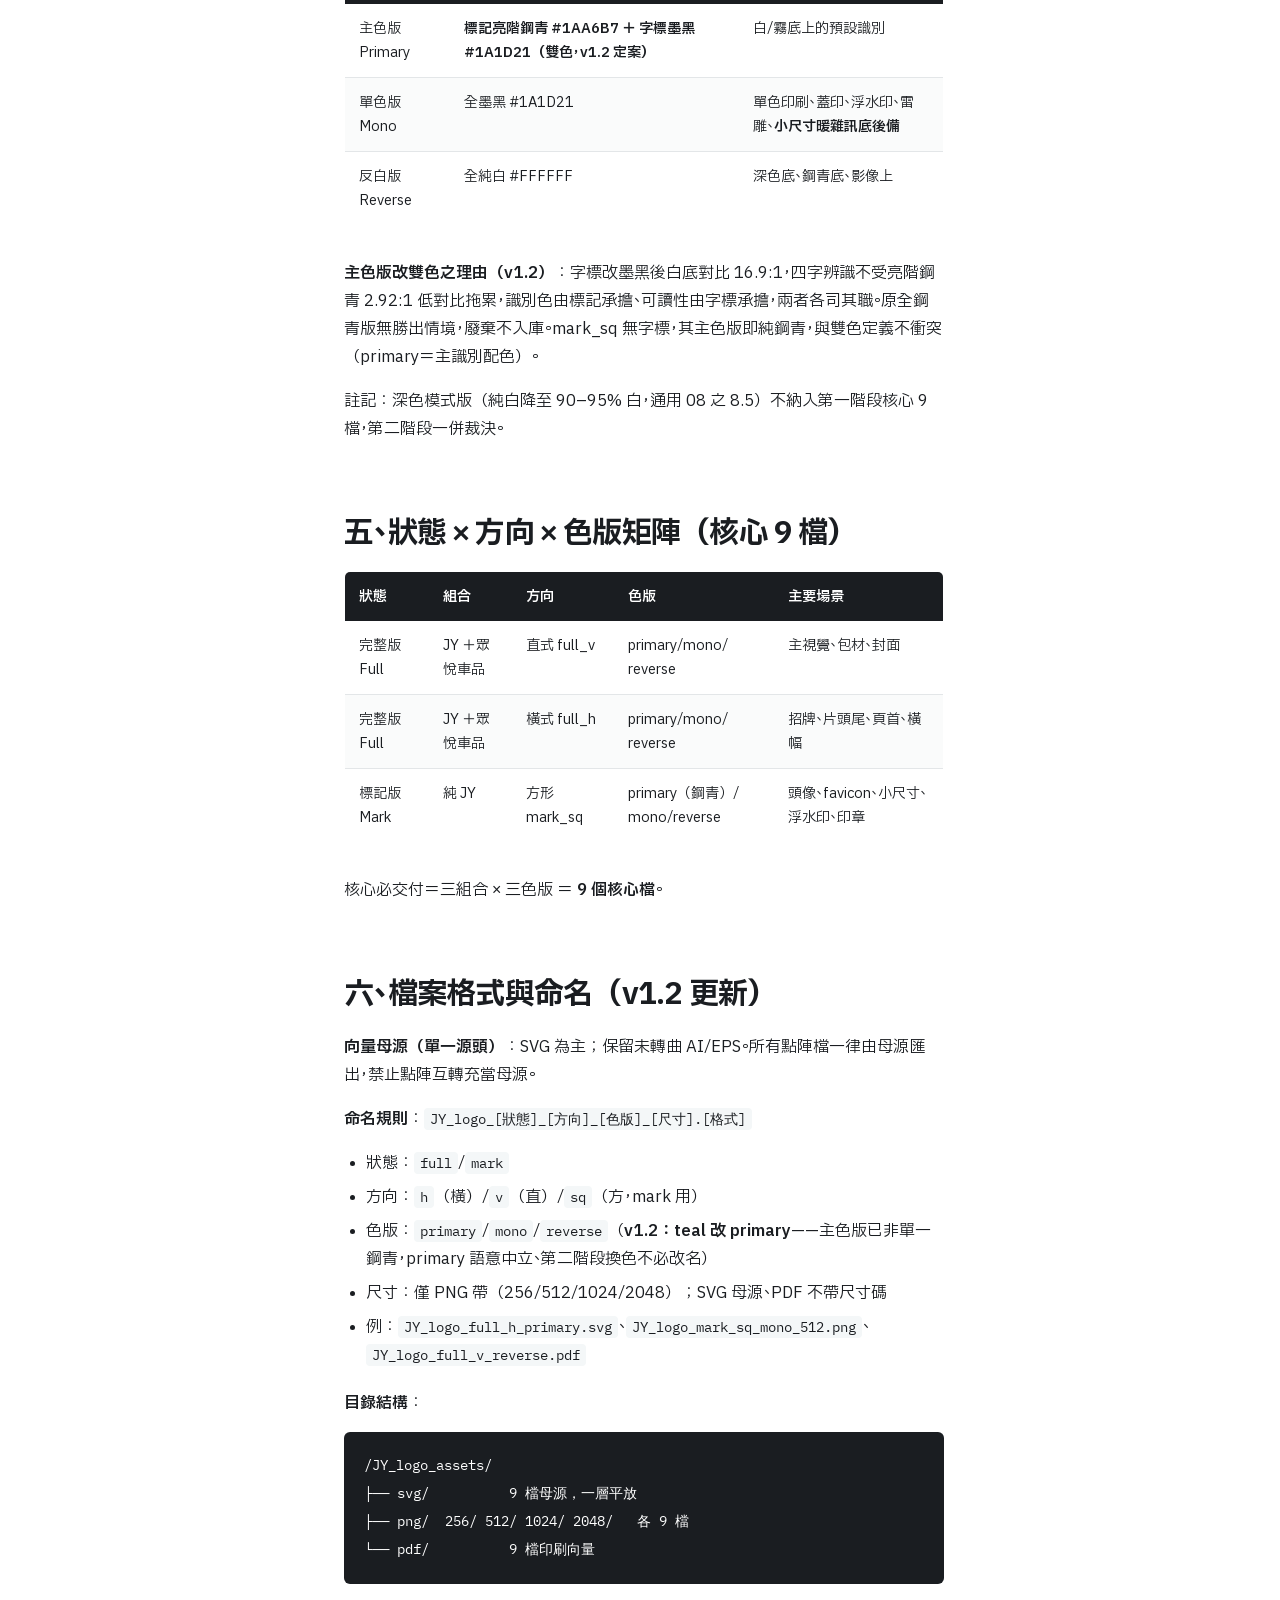
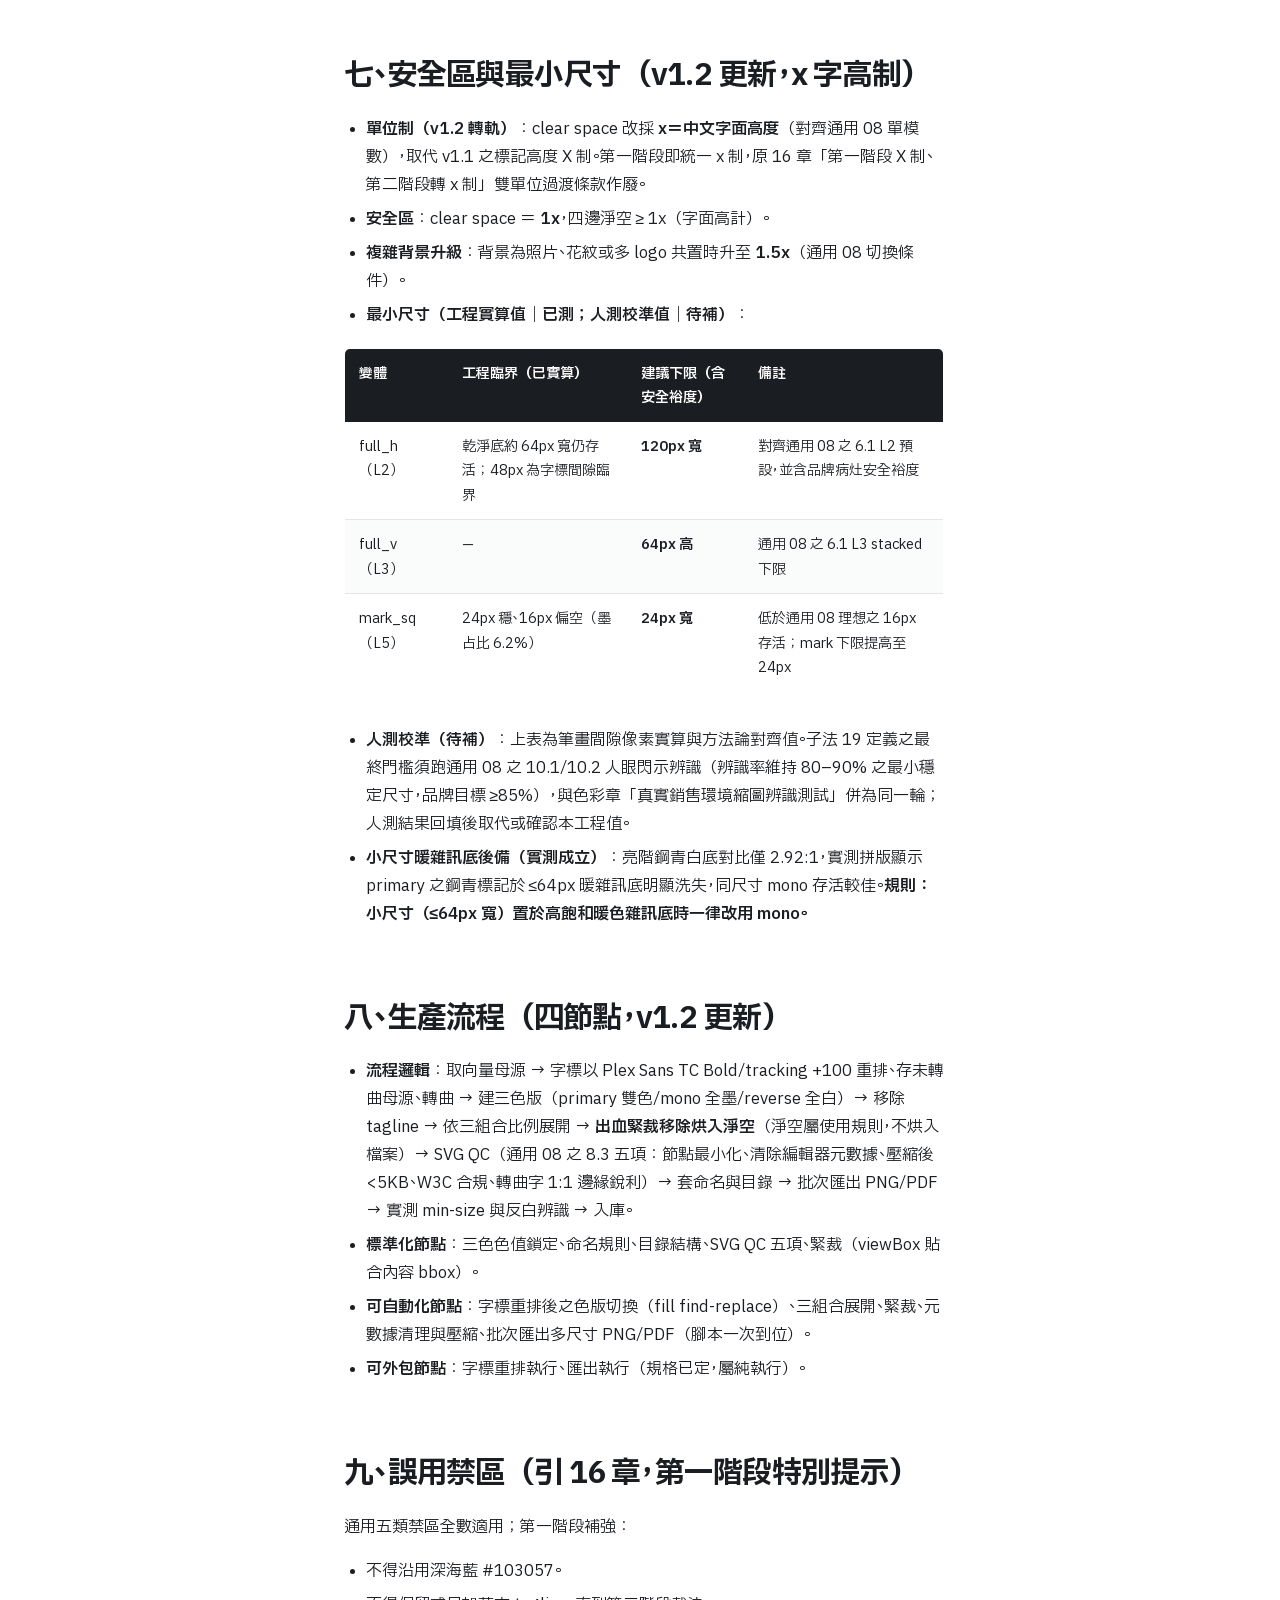
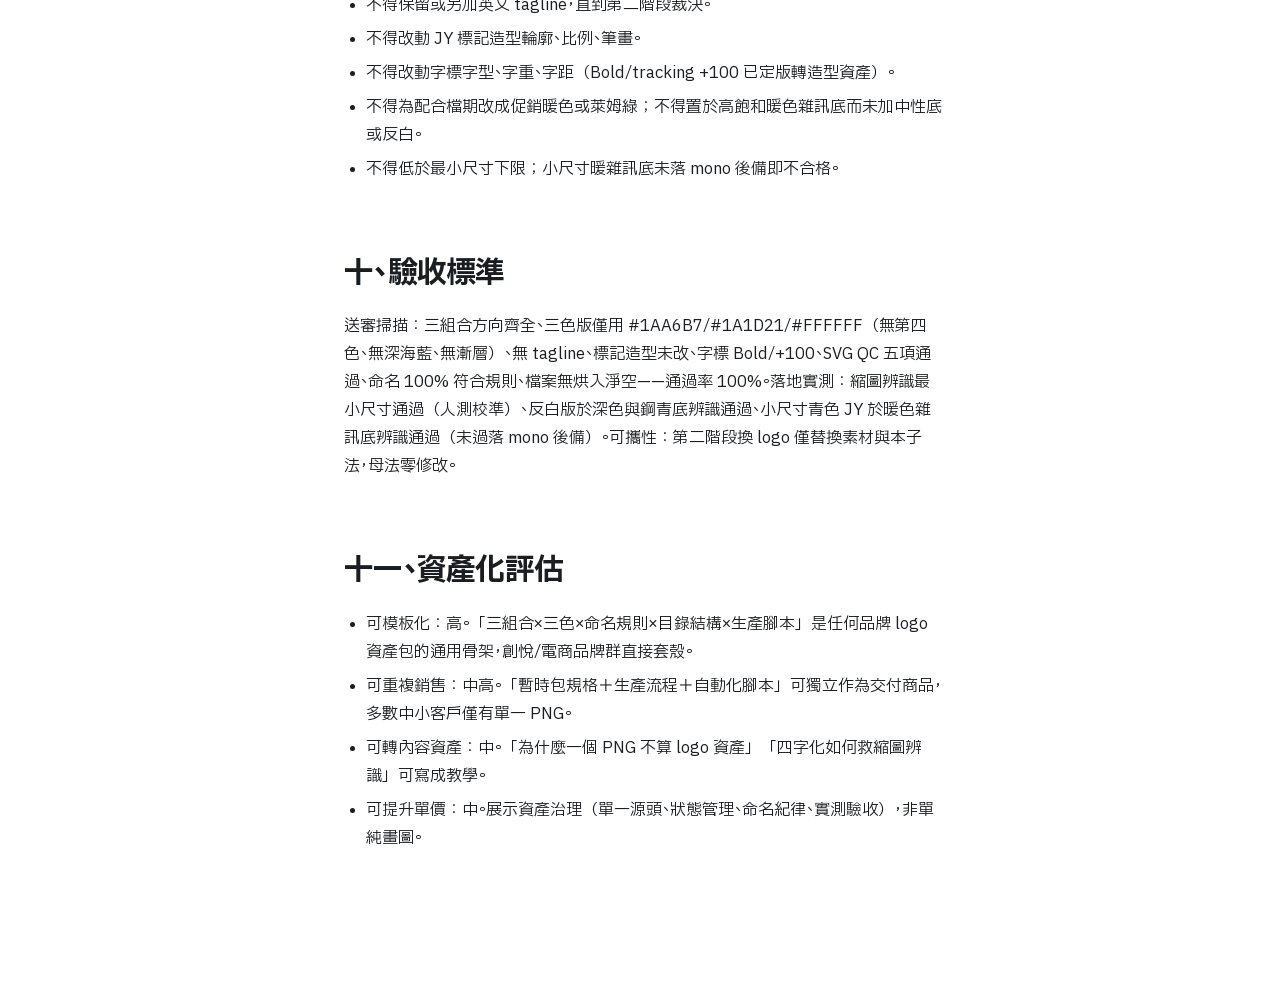
<file: pages/resources.html>
<!doctype html>
<html lang="zh-Hant">
<head>
  <meta charset="utf-8">
  <meta name="viewport" content="width=device-width, initial-scale=1">
  <meta name="description" content="眾悅 Brand Guidelines 內部互動版">
  <meta name="robots" content="noindex,nofollow,noarchive">
  <meta name="theme-color" content="#1a1d21">
  <title>資產中心｜眾悅 Brand Guidelines</title>
  <link rel="icon" href="../assets/logo/JY_logo_mark_sq_primary.svg" type="image/svg+xml">
  <link rel="preload" href="../assets/fonts/PlexSansTC-400.woff2" as="font" type="font/woff2" crossorigin>
  <link rel="preload" href="../assets/fonts/PlexSansTC-700.woff2" as="font" type="font/woff2" crossorigin>
  <link rel="stylesheet" href="../assets/css/styles.css">
</head>
<body>
<a class="skip-link" href="#mainContent">跳到主要內容</a>
<div class="app-shell">
  <aside class="sidebar" aria-label="主要導覽">
    <div class="brand-panel">
      <img src="../assets/logo/JY_logo_full_h_primary.svg" alt="眾悅車品">
      <div class="brand-kicker">Internal Brand System</div>
      <p class="brand-title">Brand Guidelines<br>內部互動版</p>
      <span class="status-badge">Internal Beta · v0.1.0</span>
    </div>
    <div class="side-search"><button class="search-button" data-open-search><span>搜尋規則與資產</span><kbd>/</kbd></button></div>
    <nav class="nav-scroll"><div class="nav-group"><p class="nav-label">快速入口</p><a class="nav-link" href="../index.html"><span>首頁</span></a><a class="nav-link" href="../pages/checks.html"><span>快速檢核</span></a><a class="nav-link active" href="../pages/resources.html"><span>資產中心</span></a></div><div class="nav-group"><p class="nav-label">母法八章</p><a class="nav-link" href="../pages/constitution.html"><span class="nav-num">01</span><span>品牌憲法</span></a><a class="nav-link" href="../pages/voice.html"><span class="nav-num">02</span><span>語氣系統</span></a><a class="nav-link" href="../pages/color.html"><span class="nav-num">03</span><span>色彩系統</span></a><a class="nav-link" href="../pages/typography.html"><span class="nav-num">04</span><span>字體系統</span></a><a class="nav-link" href="../pages/grid.html"><span class="nav-num">05</span><span>版面網格</span></a><a class="nav-link" href="../pages/logo.html"><span class="nav-num">06</span><span>Logo 使用規則</span></a><a class="nav-link" href="../pages/iconography.html"><span class="nav-num">07</span><span>圖示與圖形語彙</span></a><a class="nav-link" href="../pages/imagery.html"><span class="nav-num">08</span><span>影像風格</span></a></div><div class="nav-group"><p class="nav-label">治理</p><a class="nav-link" href="../pages/status.html"><span>狀態與版本</span></a><a class="nav-link" href="../pages/methodology.html"><span>共用方法論</span></a><a class="nav-link" href="../pages/changelog.html"><span>更新紀錄</span></a></div></nav>
    <div class="sidebar-footer">B02 品牌策略部<br>更新：2026/07/13</div>
  </aside>
  <div class="mobile-overlay" data-menu-close></div>
  <main class="main" id="mainContent">
    <header class="topbar">
      <div><button class="icon-button menu-button" data-menu-toggle aria-label="開啟導覽">☰</button> <span class="breadcrumb">資產與子法 / Logo 素材</span></div>
      <div class="top-actions">
        <button class="icon-button hide-mobile" data-open-search>搜尋</button>
        <button class="icon-button" data-print>列印</button>
      </div>
    </header>
    <div class="page"><div class="page-grid"><article class="article">
<div class="page-kicker">Resources · 子法與資產</div><h1>資產中心</h1><p class="lead">集中提供可直接使用的官方資產。母法說明「何時可用」，本頁子法說明「檔案如何交付與管理」。</p>
<div class="meta-row"><span><strong>Logo 資產</strong> 9 個 SVG</span><span><strong>影像案例</strong> 可後補</span><span><strong>使用範圍</strong> 內部</span></div>
<div class="notice danger"><div><strong>禁止自行重製</strong>變體是已發放的檔案，不是允許設計師自行重組的操作。</div></div>
<h2>Logo 核心資產</h2><div class="asset-grid"><div class="asset-card"><div class="asset-thumb"><img src="../assets/logo/JY_logo_full_h_primary.svg" alt="橫式主色版"></div><h3>橫式主色版</h3><p>L2 · Primary</p><a class="download-link" href="../assets/logo/JY_logo_full_h_primary.svg" download>下載 SVG</a></div><div class="asset-card"><div class="asset-thumb"><img src="../assets/logo/JY_logo_full_h_mono.svg" alt="橫式單色版"></div><h3>橫式單色版</h3><p>L2 · Mono</p><a class="download-link" href="../assets/logo/JY_logo_full_h_mono.svg" download>下載 SVG</a></div><div class="asset-card"><div class="asset-thumb dark"><img src="../assets/logo/JY_logo_full_h_reverse.svg" alt="橫式反白版"></div><h3>橫式反白版</h3><p>L2 · Reverse</p><a class="download-link" href="../assets/logo/JY_logo_full_h_reverse.svg" download>下載 SVG</a></div><div class="asset-card"><div class="asset-thumb"><img src="../assets/logo/JY_logo_full_v_primary.svg" alt="直式主色版"></div><h3>直式主色版</h3><p>L3 · Primary</p><a class="download-link" href="../assets/logo/JY_logo_full_v_primary.svg" download>下載 SVG</a></div><div class="asset-card"><div class="asset-thumb"><img src="../assets/logo/JY_logo_full_v_mono.svg" alt="直式單色版"></div><h3>直式單色版</h3><p>L3 · Mono</p><a class="download-link" href="../assets/logo/JY_logo_full_v_mono.svg" download>下載 SVG</a></div><div class="asset-card"><div class="asset-thumb dark"><img src="../assets/logo/JY_logo_full_v_reverse.svg" alt="直式反白版"></div><h3>直式反白版</h3><p>L3 · Reverse</p><a class="download-link" href="../assets/logo/JY_logo_full_v_reverse.svg" download>下載 SVG</a></div><div class="asset-card"><div class="asset-thumb"><img src="../assets/logo/JY_logo_mark_sq_primary.svg" alt="標記主色版"></div><h3>標記主色版</h3><p>L5 · Primary</p><a class="download-link" href="../assets/logo/JY_logo_mark_sq_primary.svg" download>下載 SVG</a></div><div class="asset-card"><div class="asset-thumb"><img src="../assets/logo/JY_logo_mark_sq_mono.svg" alt="標記單色版"></div><h3>標記單色版</h3><p>L5 · Mono</p><a class="download-link" href="../assets/logo/JY_logo_mark_sq_mono.svg" download>下載 SVG</a></div><div class="asset-card"><div class="asset-thumb dark"><img src="../assets/logo/JY_logo_mark_sq_reverse.svg" alt="標記反白版"></div><h3>標記反白版</h3><p>L5 · Reverse</p><a class="download-link" href="../assets/logo/JY_logo_mark_sq_reverse.svg" download>下載 SVG</a></div></div>
<h2>待補影像素材</h2><p>以下素材不影響上線。補入既定路徑後，可逐步取代影像章的占位卡。</p><section aria-labelledby="imageryExamples"><h2 id="imageryExamples">影像案例位置</h2><div class="notice warn"><div><strong>非上線阻擋項</strong>影像案例可逐步補入。檔案放入 <code>assets/imagery/</code> 後即可取代占位卡。</div></div><div class="placeholder-grid"><div class="image-placeholder"><div><strong>識別／產品軌｜單一產品</strong>JY_img_identity_01.webp<br>1600 × 1200 WebP<br><small>尚未上傳，不影響系統上線</small></div></div><div class="image-placeholder"><div><strong>識別／產品軌｜結構或套組</strong>JY_img_identity_02.webp<br>1600 × 1200 WebP<br><small>尚未上傳，不影響系統上線</small></div></div><div class="image-placeholder"><div><strong>實證／過程軌｜施工過程</strong>JY_img_evidence_01.webp<br>1600 × 1200 WebP<br><small>尚未上傳，不影響系統上線</small></div></div><div class="image-placeholder"><div><strong>實證／過程軌｜實測結果</strong>JY_img_evidence_02.webp<br>1600 × 1200 WebP<br><small>尚未上傳，不影響系統上線</small></div></div></div></section>
<hr><div class="content"><h2 id="section-1">零、定位與狀態<a aria-label="複製此節連結" class="heading-anchor" data-anchor="" href="#section-1">#</a></h2>
<p>本文件為子法（應用規範），引用母法第 6 章（眾悅 16 Logo 使用規則）、色彩系統（眾悅 12）、字體系統（眾悅 13）、版面網格（眾悅 14），隨工具與通路各自改版，不回頭修改母法。</p>
<p><strong>第一階段包</strong>：JY 標記造型沿用現行 v1.4，一點不改（標記造型屬造型資產、受單向依賴保護）；本規範做三件事——換上母法合規色彩、清理 logo 上非必要文字、以品牌字型重製中文字標。<strong>範圍校正（v1.2）</strong>：字標因四字化必然重製，範圍為「<strong>標記零修改、字標重製並轉為造型資產</strong>」，非原 v1.1「整體造型零修改」之表述。完整 logo 設計待第二階段。第二階段換 logo 時，本子法整份改版或拋棄，母法各章零修改。</p>
<p>版本歷程：v1.0 暫時包 → v1.1 換色去 tagline → v1.2 四字字標定案、字標以 Plex Sans TC 重製、雙色主色版、clear space 轉 x 字高制、命名 teal→primary、資產入庫。</p>
<h2 id="section-2">一、核心決策記錄（四項，鎖定整包）<a aria-label="複製此節連結" class="heading-anchor" data-anchor="" href="#section-2">#</a></h2>
<ol>
<li><strong>色彩</strong>：現行 v1.4 為深海藍 #103057——色彩章 v1.0 已明文汰除之舊主色。本包標記改用亮階鋼青 #1AA6B7（16 章明列 logo 主色）。造型不動，僅換色。</li>
<li><strong>文字組合</strong>：保留 JY 標記 ＋ 中文字標。移除英文 tagline「CRAFTING BRILLIANCE」——無母法依據、觸語氣章 We Are Not「含糊浮誇」、且標語未定案。英文 tagline 連同標語於第二階段一併裁決。</li>
<li><strong>造型</strong>：JY 標記造型零修改，換色與去 tagline 不觸及標記輪廓、比例、筆畫。</li>
<li><strong>字標字數與重製（v1.2 新增）</strong>：logo 資產之中文字標統一採「<strong>眾悅車品</strong>」四字。「眾悅車用精品」為正式全銜，用於法律文件、發票、商標註冊、平台店名與正文敘述，不進 logo 資產。理由：四字落在命名安全區間（中文 2–4 字，通用 08 之 5.2），同寬版位字高提升約 50%，直接對打縮圖辨識病灶；並移除最高筆畫密度字「精」，物理製程門檻同步下降。字標以 <strong>IBM Plex Sans TC Bold</strong> 重排定版，定版後轉曲、轉為造型資產（對接 16 章第五節），不再受字體章 H1–Label 層級管轄。本項屬資產顯示決策，非品牌更名；第二階段 logo 案啟動前，四字版納入商標近似檢索與註冊保護範圍查核（通用 08 第十一章）。</li>
</ol>
<h2 id="section-3">二、字標製作規格（v1.2 新增，Illustrator 端）<a aria-label="複製此節連結" class="heading-anchor" data-anchor="" href="#section-3">#</a></h2>
<table>
<thead>
<tr>
<th>項目</th>
<th>鎖定值</th>
</tr>
</thead>
<tbody>
<tr>
<td>字體</td>
<td>IBM Plex Sans TC</td>
</tr>
<tr>
<td>字重</td>
<td><strong>Bold（700）</strong>（並置 JY 標記筆重相符；SemiBold 經比對偏輕，出局）</td>
</tr>
<tr>
<td>字距 tracking</td>
<td><strong>+100</strong>（公制 metrics；經 −20/0/50/100/150/200 六階並置 JY 標記比對，+100 字間白與標記內部空隙節奏一致、灰度均勻、四字仍讀為一個單位）</td>
</tr>
<tr>
<td>字距類型</td>
<td>公制（metrics），不用視覺（optical）</td>
</tr>
<tr>
<td>縮放／變形</td>
<td>水平垂直 100%、基線位移 0（任何變形即違反字體章禁區）</td>
</tr>
</tbody>
</table>
<p><strong>模數 x</strong>：x＝中文字面高度（正方形處理），為所有 lockup 比例與 clear space 的單一根變數。</p>
<p><strong>製作序</strong>：Bold 排定字標 → 存未轉曲 AI 母源（獨立圖層、供第二階段與衍生資產）→ 轉曲副本 → 轉曲版依 SVG QC 第五項於 1:1 像素網格微調節點 → 轉曲版為資產母源。</p>
<h2 id="section-4">三、Lockup 組合比例（v1.2 新增，對接通用 08）<a aria-label="複製此節連結" class="heading-anchor" data-anchor="" href="#section-4">#</a></h2>
<p>三組合皆以 x（字面高）為單一模數推導。</p>
<table>
<thead>
<tr>
<th>組合</th>
<th>規格</th>
<th>依據</th>
</tr>
</thead>
<tbody>
<tr>
<td>橫式 full_h（L2 主版）</td>
<td>JY 標記高 <strong>1.5x</strong>、標記寬 ≈1.8x、標記—字標間距 0.75x、字標寬 4.54x；總寬 ≈7.09x × 高 1.5x，<strong>高寬比 4.73:1</strong>（L2 區間 2.5:1–5:1 內 ✓）</td>
<td>覆寫通用 08 預設 1.35x：取 1.5x 使高寬比收在 5:1 臨界內，並放大標記直接服務縮圖辨識病灶</td>
</tr>
<tr>
<td>直式 full_v（L3）</td>
<td>JY 標記高 <strong>2.5x</strong>、標記—字標垂直間距 0.75x、字標水平光學置中；約 4.54x 寬 × 4.25x 高</td>
<td>L3 區間 2.0–3.0x 中值；近正方，方形與窄版位友善</td>
</tr>
<tr>
<td>標記版 mark_sq（L5）</td>
<td>方形畫布，標記長邊佔畫布 <strong>80%</strong>、光學置中（四邊約 10% 淨空）</td>
<td>通用 08 之 6.1 L5；受控 UI 下限 0.5X 滿足</td>
</tr>
</tbody>
</table>
<p>對齊：JY 標記底緣若平直→字標基線對齊＋2–4% overshoot；若非平直底→標記光學中心對齊字面中線（通用 08 之 4.3）。</p>
<h2 id="section-5">四、三色版（母法僅允許此三色版）<a aria-label="複製此節連結" class="heading-anchor" data-anchor="" href="#section-5">#</a></h2>
<table>
<thead>
<tr>
<th>色版</th>
<th>定義</th>
<th>用途</th>
</tr>
</thead>
<tbody>
<tr>
<td>主色版 Primary</td>
<td><strong>標記亮階鋼青 #1AA6B7 ＋ 字標墨黑 #1A1D21（雙色，v1.2 定案）</strong></td>
<td>白／霧底上的預設識別</td>
</tr>
<tr>
<td>單色版 Mono</td>
<td>全墨黑 #1A1D21</td>
<td>單色印刷、蓋印、浮水印、雷雕、<strong>小尺寸暖雜訊底後備</strong></td>
</tr>
<tr>
<td>反白版 Reverse</td>
<td>全純白 #FFFFFF</td>
<td>深色底、鋼青底、影像上</td>
</tr>
</tbody>
</table>
<p><strong>主色版改雙色之理由（v1.2）</strong>：字標改墨黑後白底對比 16.9:1，四字辨識不受亮階鋼青 2.92:1 低對比拖累，識別色由標記承擔、可讀性由字標承擔，兩者各司其職。原全鋼青版無勝出情境，廢棄不入庫。mark_sq 無字標，其主色版即純鋼青，與雙色定義不衝突（primary＝主識別配色）。</p>
<p>註記：深色模式版（純白降至 90–95% 白，通用 08 之 8.5）不納入第一階段核心 9 檔，第二階段一併裁決。</p>
<h2 id="section-6">五、狀態 × 方向 × 色版矩陣（核心 9 檔）<a aria-label="複製此節連結" class="heading-anchor" data-anchor="" href="#section-6">#</a></h2>
<table>
<thead>
<tr>
<th>狀態</th>
<th>組合</th>
<th>方向</th>
<th>色版</th>
<th>主要場景</th>
</tr>
</thead>
<tbody>
<tr>
<td>完整版 Full</td>
<td>JY ＋眾悅車品</td>
<td>直式 full_v</td>
<td>primary／mono／reverse</td>
<td>主視覺、包材、封面</td>
</tr>
<tr>
<td>完整版 Full</td>
<td>JY ＋眾悅車品</td>
<td>橫式 full_h</td>
<td>primary／mono／reverse</td>
<td>招牌、片頭尾、頁首、橫幅</td>
</tr>
<tr>
<td>標記版 Mark</td>
<td>純 JY</td>
<td>方形 mark_sq</td>
<td>primary（鋼青）／mono／reverse</td>
<td>頭像、favicon、小尺寸、浮水印、印章</td>
</tr>
</tbody>
</table>
<p>核心必交付＝三組合 × 三色版 ＝ <strong>9 個核心檔</strong>。</p>
<h2 id="section-7">六、檔案格式與命名（v1.2 更新）<a aria-label="複製此節連結" class="heading-anchor" data-anchor="" href="#section-7">#</a></h2>
<p><strong>向量母源（單一源頭）</strong>：SVG 為主；保留未轉曲 AI／EPS。所有點陣檔一律由母源匯出，禁止點陣互轉充當母源。</p>
<p><strong>命名規則</strong>：<code>JY_logo_[狀態]_[方向]_[色版]_[尺寸].[格式]</code></p>
<ul>
<li>狀態：<code>full</code>／<code>mark</code></li>
<li>方向：<code>h</code>（橫）／<code>v</code>（直）／<code>sq</code>（方，mark 用）</li>
<li>色版：<code>primary</code>／<code>mono</code>／<code>reverse</code>（<strong>v1.2：teal 改 primary</strong>——主色版已非單一鋼青，primary 語意中立、第二階段換色不必改名）</li>
<li>尺寸：僅 PNG 帶（256／512／1024／2048）；SVG 母源、PDF 不帶尺寸碼</li>
<li>例：<code>JY_logo_full_h_primary.svg</code>、<code>JY_logo_mark_sq_mono_512.png</code>、<code>JY_logo_full_v_reverse.pdf</code></li>
</ul>
<p><strong>目錄結構</strong>：</p>
<pre><code>/JY_logo_assets/
├── svg/          9 檔母源，一層平放
├── png/  256/ 512/ 1024/ 2048/   各 9 檔
└── pdf/          9 檔印刷向量
</code></pre>
<h2 id="section-8">七、安全區與最小尺寸（v1.2 更新，x 字高制）<a aria-label="複製此節連結" class="heading-anchor" data-anchor="" href="#section-8">#</a></h2>
<ul>
<li><strong>單位制（v1.2 轉軌）</strong>：clear space 改採 <strong>x＝中文字面高度</strong>（對齊通用 08 單模數），取代 v1.1 之標記高度 X 制。第一階段即統一 x 制，原 16 章「第一階段 X 制、第二階段轉 x 制」雙單位過渡條款作廢。</li>
<li><strong>安全區</strong>：clear space ＝ <strong>1x</strong>，四邊淨空 ≥ 1x（字面高計）。</li>
<li><strong>複雜背景升級</strong>：背景為照片、花紋或多 logo 共置時升至 <strong>1.5x</strong>（通用 08 切換條件）。</li>
<li><strong>最小尺寸（工程實算值｜已測；人測校準值｜待補）</strong>：</li>
</ul>
<table>
<thead>
<tr>
<th>變體</th>
<th>工程臨界（已實算）</th>
<th>建議下限（含安全裕度）</th>
<th>備註</th>
</tr>
</thead>
<tbody>
<tr>
<td>full_h（L2）</td>
<td>乾淨底約 64px 寬仍存活；48px 為字標間隙臨界</td>
<td><strong>120px 寬</strong></td>
<td>對齊通用 08 之 6.1 L2 預設，並含品牌病灶安全裕度</td>
</tr>
<tr>
<td>full_v（L3）</td>
<td>—</td>
<td><strong>64px 高</strong></td>
<td>通用 08 之 6.1 L3 stacked 下限</td>
</tr>
<tr>
<td>mark_sq（L5）</td>
<td>24px 穩、16px 偏空（墨占比 6.2%）</td>
<td><strong>24px 寬</strong></td>
<td>低於通用 08 理想之 16px 存活；mark 下限提高至 24px</td>
</tr>
</tbody>
</table>
<ul>
<li><strong>人測校準（待補）</strong>：上表為筆畫間隙像素實算與方法論對齊值。子法 19 定義之最終門檻須跑通用 08 之 10.1／10.2 人眼閃示辨識（辨識率維持 80–90% 之最小穩定尺寸，品牌目標 ≥85%），與色彩章「真實銷售環境縮圖辨識測試」併為同一輪；人測結果回填後取代或確認本工程值。</li>
<li><strong>小尺寸暖雜訊底後備（實測成立）</strong>：亮階鋼青白底對比僅 2.92:1，實測拼版顯示 primary 之鋼青標記於 ≤64px 暖雜訊底明顯洗失，同尺寸 mono 存活較佳。<strong>規則：小尺寸（≤64px 寬）置於高飽和暖色雜訊底時一律改用 mono。</strong></li>
</ul>
<h2 id="section-9">八、生產流程（四節點，v1.2 更新）<a aria-label="複製此節連結" class="heading-anchor" data-anchor="" href="#section-9">#</a></h2>
<ul>
<li><strong>流程邏輯</strong>：取向量母源 → 字標以 Plex Sans TC Bold／tracking +100 重排、存未轉曲母源、轉曲 → 建三色版（primary 雙色／mono 全墨／reverse 全白）→ 移除 tagline → 依三組合比例展開 → <strong>出血緊裁移除烘入淨空</strong>（淨空屬使用規則，不烘入檔案）→ SVG QC（通用 08 之 8.3 五項：節點最小化、清除編輯器元數據、壓縮後 &lt;5KB、W3C 合規、轉曲字 1:1 邊緣銳利）→ 套命名與目錄 → 批次匯出 PNG／PDF → 實測 min-size 與反白辨識 → 入庫。</li>
<li><strong>標準化節點</strong>：三色色值鎖定、命名規則、目錄結構、SVG QC 五項、緊裁（viewBox 貼合內容 bbox）。</li>
<li><strong>可自動化節點</strong>：字標重排後之色版切換（fill find-replace）、三組合展開、緊裁、元數據清理與壓縮、批次匯出多尺寸 PNG／PDF（腳本一次到位）。</li>
<li><strong>可外包節點</strong>：字標重排執行、匯出執行（規格已定，屬純執行）。</li>
</ul>
<h2 id="section-10">九、誤用禁區（引 16 章，第一階段特別提示）<a aria-label="複製此節連結" class="heading-anchor" data-anchor="" href="#section-10">#</a></h2>
<p>通用五類禁區全數適用；第一階段補強：</p>
<ul>
<li>不得沿用深海藍 #103057。</li>
<li>不得保留或另加英文 tagline，直到第二階段裁決。</li>
<li>不得改動 JY 標記造型輪廓、比例、筆畫。</li>
<li>不得改動字標字型、字重、字距（Bold／tracking +100 已定版轉造型資產）。</li>
<li>不得為配合檔期改成促銷暖色或萊姆綠；不得置於高飽和暖色雜訊底而未加中性底或反白。</li>
<li>不得低於最小尺寸下限；小尺寸暖雜訊底未落 mono 後備即不合格。</li>
</ul>
<h2 id="section-11">十、驗收標準<a aria-label="複製此節連結" class="heading-anchor" data-anchor="" href="#section-11">#</a></h2>
<p>送審掃描：三組合方向齊全、三色版僅用 #1AA6B7／#1A1D21／#FFFFFF（無第四色、無深海藍、無漸層）、無 tagline、標記造型未改、字標 Bold／+100、SVG QC 五項通過、命名 100% 符合規則、檔案無烘入淨空——通過率 100%。落地實測：縮圖辨識最小尺寸通過（人測校準）、反白版於深色與鋼青底辨識通過、小尺寸青色 JY 於暖色雜訊底辨識通過（未過落 mono 後備）。可攜性：第二階段換 logo 僅替換素材與本子法，母法零修改。</p>
<h2 id="section-12">十一、資產化評估<a aria-label="複製此節連結" class="heading-anchor" data-anchor="" href="#section-12">#</a></h2>
<ul>
<li>可模板化：高。「三組合×三色×命名規則×目錄結構×生產腳本」是任何品牌 logo 資產包的通用骨架，創悅／電商品牌群直接套殼。</li>
<li>可重複銷售：中高。「暫時包規格＋生產流程＋自動化腳本」可獨立作為交付商品，多數中小客戶僅有單一 PNG。</li>
<li>可轉內容資產：中。「為什麼一個 PNG 不算 logo 資產」「四字化如何救縮圖辨識」可寫成教學。</li>
<li>可提升單價：中。展示資產治理（單一源頭、狀態管理、命名紀律、實測驗收），非單純畫圖。</li>
</ul>
</div></article><aside class="toc"><div class="toc-title">本頁目錄</div><a class="toc-h2" href="#section-1">零、定位與狀態</a><a class="toc-h2" href="#section-2">一、核心決策記錄（四項，鎖定整包）</a><a class="toc-h2" href="#section-3">二、字標製作規格（v1.2 新增，Illustrator 端）</a><a class="toc-h2" href="#section-4">三、Lockup 組合比例（v1.2 新增，對接通用 08）</a><a class="toc-h2" href="#section-5">四、三色版（母法僅允許此三色版）</a><a class="toc-h2" href="#section-6">五、狀態 × 方向 × 色版矩陣（核心 9 檔）</a><a class="toc-h2" href="#section-7">六、檔案格式與命名（v1.2 更新）</a><a class="toc-h2" href="#section-8">七、安全區與最小尺寸（v1.2 更新，x 字高制）</a><a class="toc-h2" href="#section-9">八、生產流程（四節點，v1.2 更新）</a><a class="toc-h2" href="#section-10">九、誤用禁區（引 16 章，第一階段特別提示）</a><a class="toc-h2" href="#section-11">十、驗收標準</a><a class="toc-h2" href="#section-12">十一、資產化評估</a></aside></div></div>
  </main>
</div>
<div class="search-modal" id="searchModal" aria-hidden="true" role="dialog" aria-modal="true" aria-label="全站搜尋">
  <div class="search-dialog">
    <div class="search-head"><input id="globalSearch" type="search" placeholder="搜尋：安全區、萊姆綠、主標、實證…"><button class="search-close" data-close-search aria-label="關閉">✕</button></div>
    <div class="search-results" id="searchResults"><div class="empty-state">輸入章節、規則、色值或關鍵字</div></div>
  </div>
</div>
<div class="toast" id="toast" aria-live="polite"></div>
<script src="../assets/js/search-index.js"></script>
<script src="../assets/js/app.js"></script>
</body>
</html>
</file>
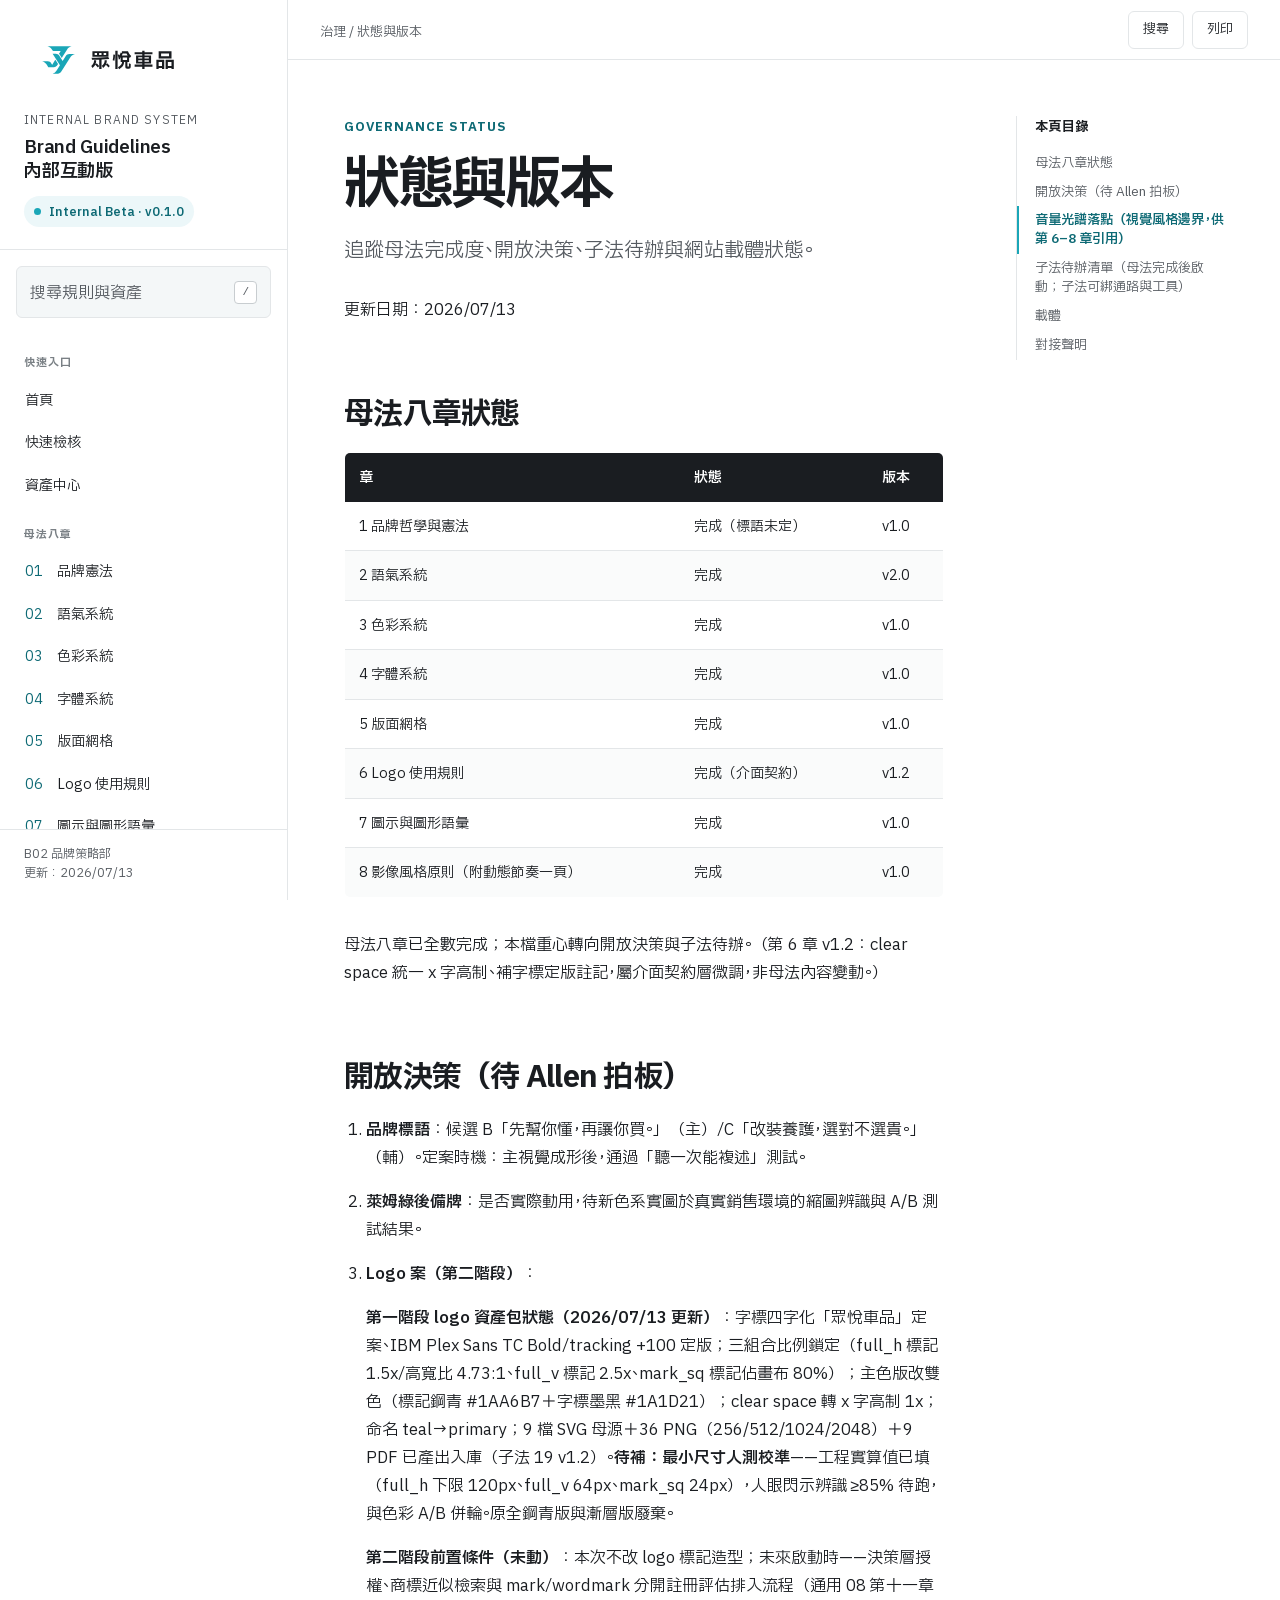
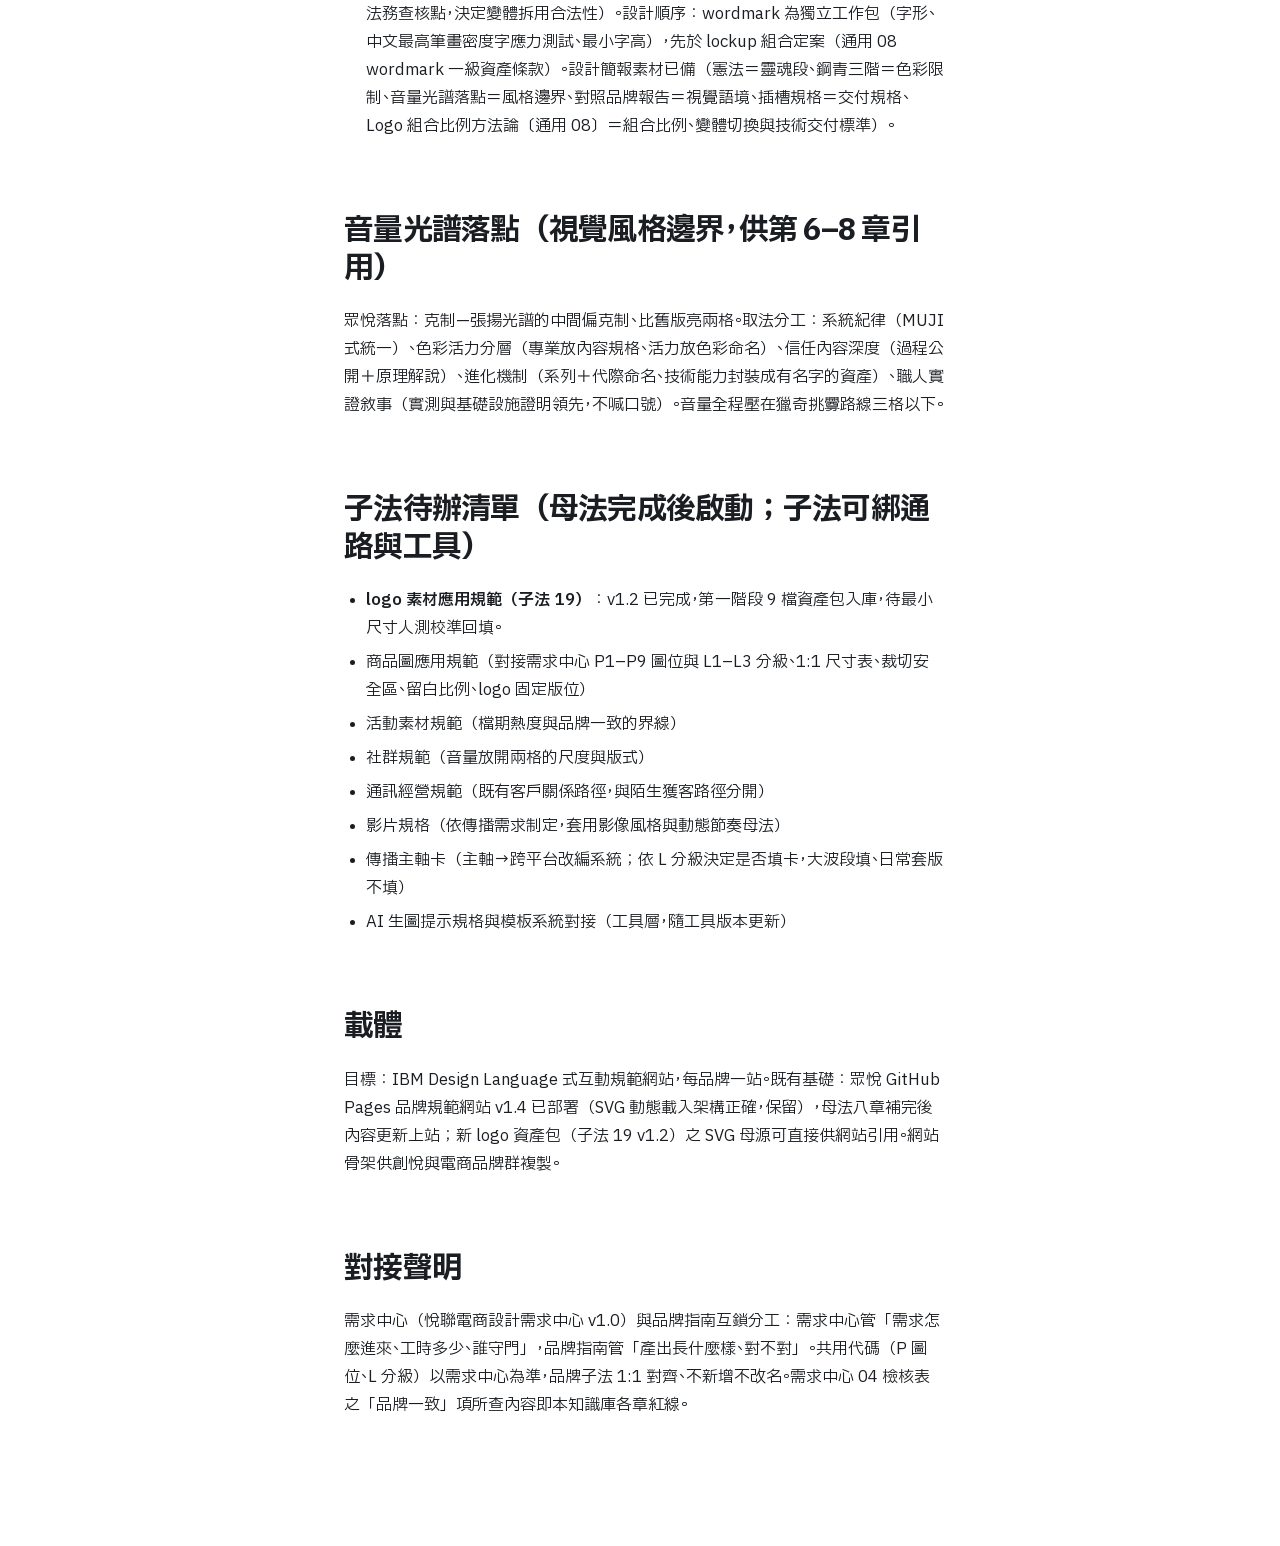
<file: pages/status.html>
<!doctype html>
<html lang="zh-Hant">
<head>
  <meta charset="utf-8">
  <meta name="viewport" content="width=device-width, initial-scale=1">
  <meta name="description" content="眾悅 Brand Guidelines 內部互動版">
  <meta name="robots" content="noindex,nofollow,noarchive">
  <meta name="theme-color" content="#1a1d21">
  <title>狀態與版本｜眾悅 Brand Guidelines</title>
  <link rel="icon" href="../assets/logo/JY_logo_mark_sq_primary.svg" type="image/svg+xml">
  <link rel="preload" href="../assets/fonts/PlexSansTC-400.woff2" as="font" type="font/woff2" crossorigin>
  <link rel="preload" href="../assets/fonts/PlexSansTC-700.woff2" as="font" type="font/woff2" crossorigin>
  <link rel="stylesheet" href="../assets/css/styles.css">
</head>
<body>
<a class="skip-link" href="#mainContent">跳到主要內容</a>
<div class="app-shell">
  <aside class="sidebar" aria-label="主要導覽">
    <div class="brand-panel">
      <img src="../assets/logo/JY_logo_full_h_primary.svg" alt="眾悅車品">
      <div class="brand-kicker">Internal Brand System</div>
      <p class="brand-title">Brand Guidelines<br>內部互動版</p>
      <span class="status-badge">Internal Beta · v0.1.0</span>
    </div>
    <div class="side-search"><button class="search-button" data-open-search><span>搜尋規則與資產</span><kbd>/</kbd></button></div>
    <nav class="nav-scroll"><div class="nav-group"><p class="nav-label">快速入口</p><a class="nav-link" href="../index.html"><span>首頁</span></a><a class="nav-link" href="../pages/checks.html"><span>快速檢核</span></a><a class="nav-link" href="../pages/resources.html"><span>資產中心</span></a></div><div class="nav-group"><p class="nav-label">母法八章</p><a class="nav-link" href="../pages/constitution.html"><span class="nav-num">01</span><span>品牌憲法</span></a><a class="nav-link" href="../pages/voice.html"><span class="nav-num">02</span><span>語氣系統</span></a><a class="nav-link" href="../pages/color.html"><span class="nav-num">03</span><span>色彩系統</span></a><a class="nav-link" href="../pages/typography.html"><span class="nav-num">04</span><span>字體系統</span></a><a class="nav-link" href="../pages/grid.html"><span class="nav-num">05</span><span>版面網格</span></a><a class="nav-link" href="../pages/logo.html"><span class="nav-num">06</span><span>Logo 使用規則</span></a><a class="nav-link" href="../pages/iconography.html"><span class="nav-num">07</span><span>圖示與圖形語彙</span></a><a class="nav-link" href="../pages/imagery.html"><span class="nav-num">08</span><span>影像風格</span></a></div><div class="nav-group"><p class="nav-label">治理</p><a class="nav-link active" href="../pages/status.html"><span>狀態與版本</span></a><a class="nav-link" href="../pages/methodology.html"><span>共用方法論</span></a><a class="nav-link" href="../pages/changelog.html"><span>更新紀錄</span></a></div></nav>
    <div class="sidebar-footer">B02 品牌策略部<br>更新：2026/07/13</div>
  </aside>
  <div class="mobile-overlay" data-menu-close></div>
  <main class="main" id="mainContent">
    <header class="topbar">
      <div><button class="icon-button menu-button" data-menu-toggle aria-label="開啟導覽">☰</button> <span class="breadcrumb">治理 / 狀態與版本</span></div>
      <div class="top-actions">
        <button class="icon-button hide-mobile" data-open-search>搜尋</button>
        <button class="icon-button" data-print>列印</button>
      </div>
    </header>
    <div class="page"><div class="page-grid"><article class="article"><div class="page-kicker">Governance Status</div><h1>狀態與版本</h1><p class="lead">追蹤母法完成度、開放決策、子法待辦與網站載體狀態。</p><div class="content"><p>更新日期：2026/07/13</p>
<h2 id="section-1">母法八章狀態<a aria-label="複製此節連結" class="heading-anchor" data-anchor="" href="#section-1">#</a></h2>
<table>
<thead>
<tr>
<th>章</th>
<th>狀態</th>
<th>版本</th>
</tr>
</thead>
<tbody>
<tr>
<td>1 品牌哲學與憲法</td>
<td>完成（標語未定）</td>
<td>v1.0</td>
</tr>
<tr>
<td>2 語氣系統</td>
<td>完成</td>
<td>v2.0</td>
</tr>
<tr>
<td>3 色彩系統</td>
<td>完成</td>
<td>v1.0</td>
</tr>
<tr>
<td>4 字體系統</td>
<td>完成</td>
<td>v1.0</td>
</tr>
<tr>
<td>5 版面網格</td>
<td>完成</td>
<td>v1.0</td>
</tr>
<tr>
<td>6 Logo 使用規則</td>
<td>完成（介面契約）</td>
<td>v1.2</td>
</tr>
<tr>
<td>7 圖示與圖形語彙</td>
<td>完成</td>
<td>v1.0</td>
</tr>
<tr>
<td>8 影像風格原則（附動態節奏一頁）</td>
<td>完成</td>
<td>v1.0</td>
</tr>
</tbody>
</table>
<p>母法八章已全數完成；本檔重心轉向開放決策與子法待辦。（第 6 章 v1.2：clear space 統一 x 字高制、補字標定版註記，屬介面契約層微調，非母法內容變動。）</p>
<h2 id="section-2">開放決策（待 Allen 拍板）<a aria-label="複製此節連結" class="heading-anchor" data-anchor="" href="#section-2">#</a></h2>
<ol>
<li><p><strong>品牌標語</strong>：候選 B「先幫你懂，再讓你買。」（主）／C「改裝養護，選對不選貴。」（輔）。定案時機：主視覺成形後，通過「聽一次能複述」測試。</p>
</li>
<li><p><strong>萊姆綠後備牌</strong>：是否實際動用，待新色系實圖於真實銷售環境的縮圖辨識與 A/B 測試結果。</p>
</li>
<li><p><strong>Logo 案（第二階段）</strong>：</p>
<p><strong>第一階段 logo 資產包狀態（2026/07/13 更新）</strong>：字標四字化「眾悅車品」定案、IBM Plex Sans TC Bold／tracking +100 定版；三組合比例鎖定（full_h 標記 1.5x／高寬比 4.73:1、full_v 標記 2.5x、mark_sq 標記佔畫布 80%）；主色版改雙色（標記鋼青 #1AA6B7＋字標墨黑 #1A1D21）；clear space 轉 x 字高制 1x；命名 teal→primary；9 檔 SVG 母源＋36 PNG（256/512/1024/2048）＋9 PDF 已產出入庫（子法 19 v1.2）。<strong>待補：最小尺寸人測校準</strong>——工程實算值已填（full_h 下限 120px、full_v 64px、mark_sq 24px），人眼閃示辨識 ≥85% 待跑，與色彩 A/B 併輪。原全鋼青版與漸層版廢棄。</p>
<p><strong>第二階段前置條件（未動）</strong>：本次不改 logo 標記造型；未來啟動時——決策層授權、商標近似檢索與 mark／wordmark 分開註冊評估排入流程（通用 08 第十一章法務查核點，決定變體拆用合法性）。設計順序：wordmark 為獨立工作包（字形、中文最高筆畫密度字應力測試、最小字高），先於 lockup 組合定案（通用 08 wordmark 一級資產條款）。設計簡報素材已備（憲法＝靈魂段、鋼青三階＝色彩限制、音量光譜落點＝風格邊界、對照品牌報告＝視覺語境、插槽規格＝交付規格、Logo 組合比例方法論〔通用 08〕＝組合比例、變體切換與技術交付標準）。</p>
</li>
</ol>
<h2 id="section-3">音量光譜落點（視覺風格邊界，供第 6–8 章引用）<a aria-label="複製此節連結" class="heading-anchor" data-anchor="" href="#section-3">#</a></h2>
<p>眾悅落點：克制—張揚光譜的中間偏克制、比舊版亮兩格。取法分工：系統紀律（MUJI 式統一）、色彩活力分層（專業放內容規格、活力放色彩命名）、信任內容深度（過程公開＋原理解說）、進化機制（系列＋代際命名、技術能力封裝成有名字的資產）、職人實證敘事（實測與基礎設施證明領先，不喊口號）。音量全程壓在獵奇挑釁路線三格以下。</p>
<h2 id="section-4">子法待辦清單（母法完成後啟動；子法可綁通路與工具）<a aria-label="複製此節連結" class="heading-anchor" data-anchor="" href="#section-4">#</a></h2>
<ul>
<li><strong>logo 素材應用規範（子法 19）</strong>：v1.2 已完成，第一階段 9 檔資產包入庫，待最小尺寸人測校準回填。</li>
<li>商品圖應用規範（對接需求中心 P1–P9 圖位與 L1–L3 分級、1:1 尺寸表、裁切安全區、留白比例、logo 固定版位）</li>
<li>活動素材規範（檔期熱度與品牌一致的界線）</li>
<li>社群規範（音量放開兩格的尺度與版式）</li>
<li>通訊經營規範（既有客戶關係路徑，與陌生獲客路徑分開）</li>
<li>影片規格（依傳播需求制定，套用影像風格與動態節奏母法）</li>
<li>傳播主軸卡（主軸→跨平台改編系統；依 L 分級決定是否填卡，大波段填、日常套版不填）</li>
<li>AI 生圖提示規格與模板系統對接（工具層，隨工具版本更新）</li>
</ul>
<h2 id="section-5">載體<a aria-label="複製此節連結" class="heading-anchor" data-anchor="" href="#section-5">#</a></h2>
<p>目標：IBM Design Language 式互動規範網站，每品牌一站。既有基礎：眾悅 GitHub Pages 品牌規範網站 v1.4 已部署（SVG 動態載入架構正確，保留），母法八章補完後內容更新上站；新 logo 資產包（子法 19 v1.2）之 SVG 母源可直接供網站引用。網站骨架供創悅與電商品牌群複製。</p>
<h2 id="section-6">對接聲明<a aria-label="複製此節連結" class="heading-anchor" data-anchor="" href="#section-6">#</a></h2>
<p>需求中心（悅聯電商設計需求中心 v1.0）與品牌指南互鎖分工：需求中心管「需求怎麼進來、工時多少、誰守門」，品牌指南管「產出長什麼樣、對不對」。共用代碼（P 圖位、L 分級）以需求中心為準，品牌子法 1:1 對齊、不新增不改名。需求中心 04 檢核表之「品牌一致」項所查內容即本知識庫各章紅線。</p>
</div></article><aside class="toc"><div class="toc-title">本頁目錄</div><a class="toc-h2" href="#section-1">母法八章狀態</a><a class="toc-h2" href="#section-2">開放決策（待 Allen 拍板）</a><a class="toc-h2" href="#section-3">音量光譜落點（視覺風格邊界，供第 6–8 章引用）</a><a class="toc-h2" href="#section-4">子法待辦清單（母法完成後啟動；子法可綁通路與工具）</a><a class="toc-h2" href="#section-5">載體</a><a class="toc-h2" href="#section-6">對接聲明</a></aside></div></div>
  </main>
</div>
<div class="search-modal" id="searchModal" aria-hidden="true" role="dialog" aria-modal="true" aria-label="全站搜尋">
  <div class="search-dialog">
    <div class="search-head"><input id="globalSearch" type="search" placeholder="搜尋：安全區、萊姆綠、主標、實證…"><button class="search-close" data-close-search aria-label="關閉">✕</button></div>
    <div class="search-results" id="searchResults"><div class="empty-state">輸入章節、規則、色值或關鍵字</div></div>
  </div>
</div>
<div class="toast" id="toast" aria-live="polite"></div>
<script src="../assets/js/search-index.js"></script>
<script src="../assets/js/app.js"></script>
</body>
</html>
</file>
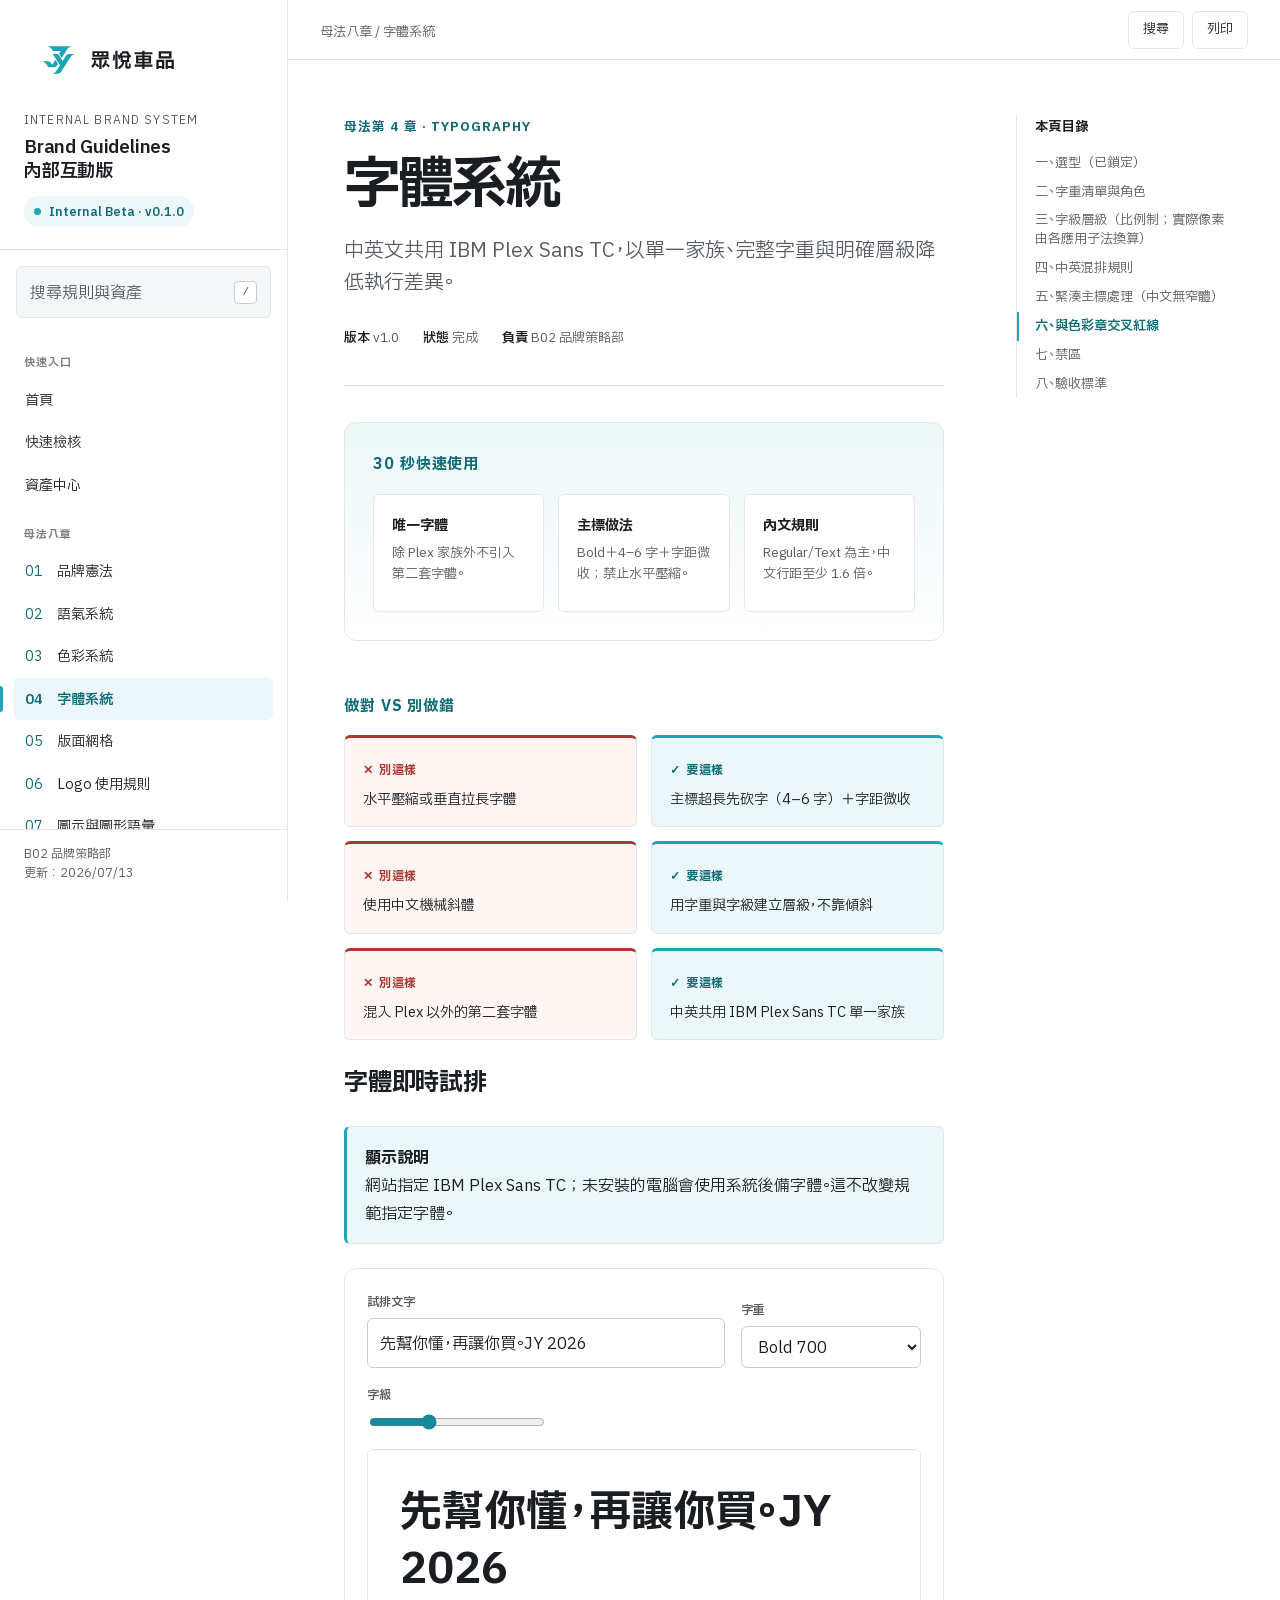
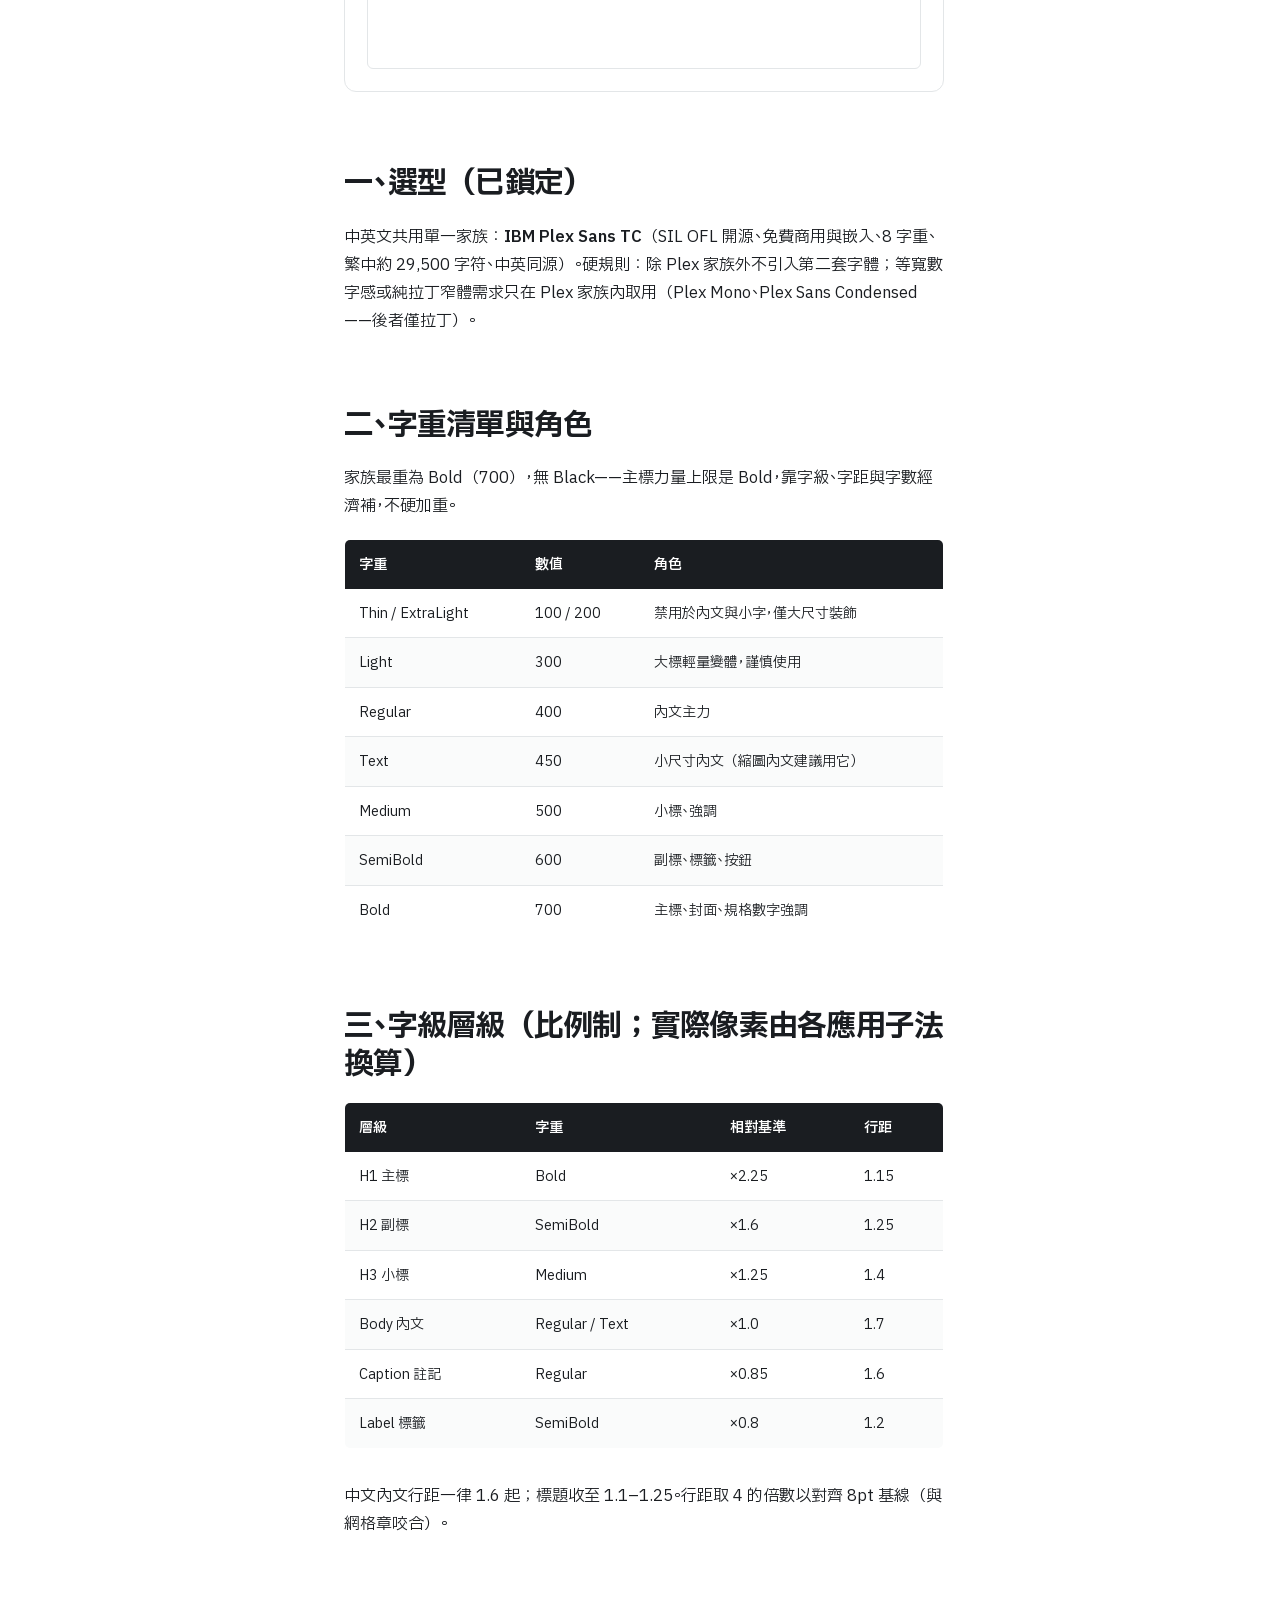
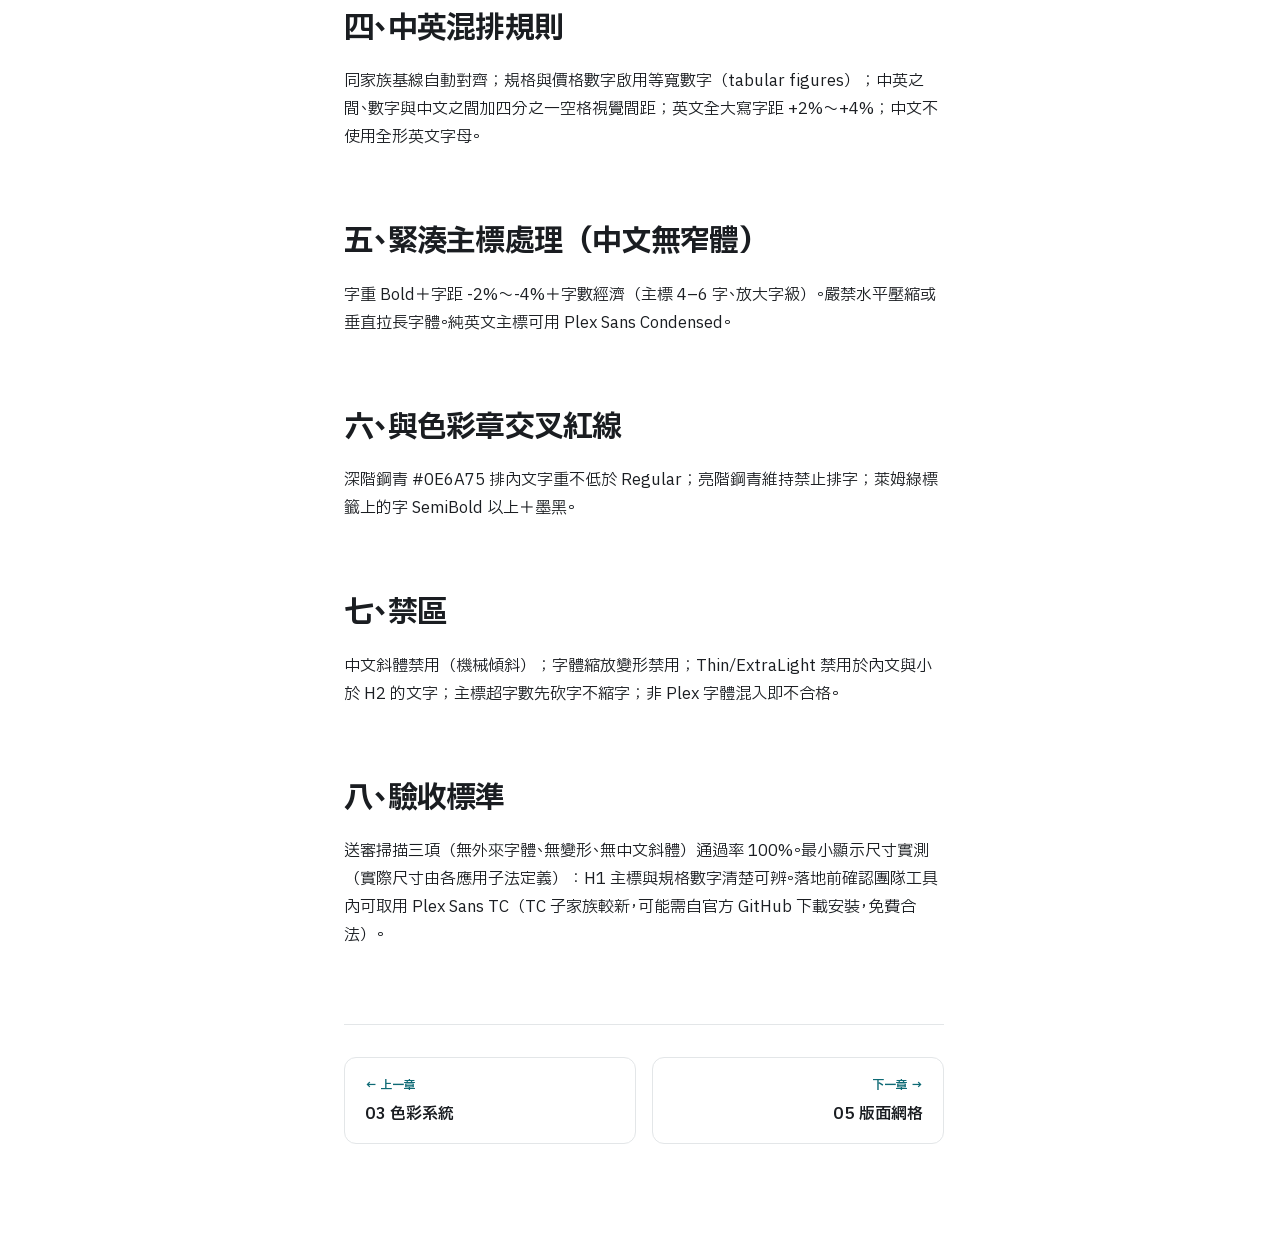
<file: pages/typography.html>
<!doctype html>
<html lang="zh-Hant">
<head>
  <meta charset="utf-8">
  <meta name="viewport" content="width=device-width, initial-scale=1">
  <meta name="description" content="眾悅 Brand Guidelines 內部互動版">
  <meta name="robots" content="noindex,nofollow,noarchive">
  <meta name="theme-color" content="#1a1d21">
  <title>字體系統｜眾悅 Brand Guidelines</title>
  <link rel="icon" href="../assets/logo/JY_logo_mark_sq_primary.svg" type="image/svg+xml">
  <link rel="preload" href="../assets/fonts/PlexSansTC-400.woff2" as="font" type="font/woff2" crossorigin>
  <link rel="preload" href="../assets/fonts/PlexSansTC-700.woff2" as="font" type="font/woff2" crossorigin>
  <link rel="stylesheet" href="../assets/css/styles.css">
</head>
<body>
<a class="skip-link" href="#mainContent">跳到主要內容</a>
<div class="app-shell">
  <aside class="sidebar" aria-label="主要導覽">
    <div class="brand-panel">
      <img src="../assets/logo/JY_logo_full_h_primary.svg" alt="眾悅車品">
      <div class="brand-kicker">Internal Brand System</div>
      <p class="brand-title">Brand Guidelines<br>內部互動版</p>
      <span class="status-badge">Internal Beta · v0.1.0</span>
    </div>
    <div class="side-search"><button class="search-button" data-open-search><span>搜尋規則與資產</span><kbd>/</kbd></button></div>
    <nav class="nav-scroll"><div class="nav-group"><p class="nav-label">快速入口</p><a class="nav-link" href="../index.html"><span>首頁</span></a><a class="nav-link" href="../pages/checks.html"><span>快速檢核</span></a><a class="nav-link" href="../pages/resources.html"><span>資產中心</span></a></div><div class="nav-group"><p class="nav-label">母法八章</p><a class="nav-link" href="../pages/constitution.html"><span class="nav-num">01</span><span>品牌憲法</span></a><a class="nav-link" href="../pages/voice.html"><span class="nav-num">02</span><span>語氣系統</span></a><a class="nav-link" href="../pages/color.html"><span class="nav-num">03</span><span>色彩系統</span></a><a class="nav-link active" href="../pages/typography.html"><span class="nav-num">04</span><span>字體系統</span></a><a class="nav-link" href="../pages/grid.html"><span class="nav-num">05</span><span>版面網格</span></a><a class="nav-link" href="../pages/logo.html"><span class="nav-num">06</span><span>Logo 使用規則</span></a><a class="nav-link" href="../pages/iconography.html"><span class="nav-num">07</span><span>圖示與圖形語彙</span></a><a class="nav-link" href="../pages/imagery.html"><span class="nav-num">08</span><span>影像風格</span></a></div><div class="nav-group"><p class="nav-label">治理</p><a class="nav-link" href="../pages/status.html"><span>狀態與版本</span></a><a class="nav-link" href="../pages/methodology.html"><span>共用方法論</span></a><a class="nav-link" href="../pages/changelog.html"><span>更新紀錄</span></a></div></nav>
    <div class="sidebar-footer">B02 品牌策略部<br>更新：2026/07/13</div>
  </aside>
  <div class="mobile-overlay" data-menu-close></div>
  <main class="main" id="mainContent">
    <header class="topbar">
      <div><button class="icon-button menu-button" data-menu-toggle aria-label="開啟導覽">☰</button> <span class="breadcrumb">母法八章 / 字體系統</span></div>
      <div class="top-actions">
        <button class="icon-button hide-mobile" data-open-search>搜尋</button>
        <button class="icon-button" data-print>列印</button>
      </div>
    </header>
    <div class="page"><div class="page-grid"><article class="article"><div class="page-kicker">母法第 4 章 · Typography</div>
<h1>字體系統</h1>
<p class="lead">中英文共用 IBM Plex Sans TC，以單一家族、完整字重與明確層級降低執行差異。</p>
<div class="meta-row"><span><strong>版本</strong> v1.0</span><span><strong>狀態</strong> 完成</span><span><strong>負責</strong> B02 品牌策略部</span></div><section class="quick-panel"><h2>30 秒快速使用</h2><div class="quick-grid"><div class="quick-item"><strong>唯一字體</strong><p>除 Plex 家族外不引入第二套字體。</p></div><div class="quick-item"><strong>主標做法</strong><p>Bold＋4–6 字＋字距微收；禁止水平壓縮。</p></div><div class="quick-item"><strong>內文規則</strong><p>Regular／Text 為主，中文行距至少 1.6 倍。</p></div></div></section><section class="dodont" aria-labelledby="dodontHead"><h2 id="dodontHead">做對 vs 別做錯</h2><div class="dodont-grid"><div class="dodont-pair">
<div class="dodont-card is-dont"><div class="dodont-tag">別這樣</div><p>水平壓縮或垂直拉長字體</p></div>
<div class="dodont-card is-do"><div class="dodont-tag">要這樣</div><p>主標超長先砍字（4–6 字）＋字距微收</p></div>
</div><div class="dodont-pair">
<div class="dodont-card is-dont"><div class="dodont-tag">別這樣</div><p>使用中文機械斜體</p></div>
<div class="dodont-card is-do"><div class="dodont-tag">要這樣</div><p>用字重與字級建立層級，不靠傾斜</p></div>
</div><div class="dodont-pair">
<div class="dodont-card is-dont"><div class="dodont-tag">別這樣</div><p>混入 Plex 以外的第二套字體</p></div>
<div class="dodont-card is-do"><div class="dodont-tag">要這樣</div><p>中英共用 IBM Plex Sans TC 單一家族</p></div>
</div></div></section><section aria-labelledby="typeTool"><h2 id="typeTool">字體即時試排</h2>
<div class="notice info"><div><strong>顯示說明</strong>網站指定 IBM Plex Sans TC；未安裝的電腦會使用系統後備字體。這不改變規範指定字體。</div></div>
<div class="control-panel">
  <div class="control-row">
    <div class="control" style="flex:1"><label for="typeText">試排文字</label><input id="typeText" value="先幫你懂，再讓你買。JY 2026"></div>
    <div class="control"><label for="typeWeight">字重</label><select id="typeWeight"><option value="400">Regular 400</option><option value="450">Text 450</option><option value="500">Medium 500</option><option value="600">SemiBold 600</option><option value="700" selected>Bold 700</option></select></div>
    <div class="control"><label for="typeSize">字級 <span id="typeSizeValue"></span></label><input id="typeSize" type="range" min="16" max="96" value="42"></div>
  </div>
  <div class="preview-box type-preview" id="typePreview"></div>
</div></section><div class="content"><h2 id="section-1">一、選型（已鎖定）<a aria-label="複製此節連結" class="heading-anchor" data-anchor="" href="#section-1">#</a></h2>
<p>中英文共用單一家族：<strong>IBM Plex Sans TC</strong>（SIL OFL 開源、免費商用與嵌入、8 字重、繁中約 29,500 字符、中英同源）。硬規則：除 Plex 家族外不引入第二套字體；等寬數字感或純拉丁窄體需求只在 Plex 家族內取用（Plex Mono、Plex Sans Condensed——後者僅拉丁）。</p>
<h2 id="section-2">二、字重清單與角色<a aria-label="複製此節連結" class="heading-anchor" data-anchor="" href="#section-2">#</a></h2>
<p>家族最重為 Bold（700），無 Black——主標力量上限是 Bold，靠字級、字距與字數經濟補，不硬加重。</p>
<table>
<thead>
<tr>
<th>字重</th>
<th>數值</th>
<th>角色</th>
</tr>
</thead>
<tbody>
<tr>
<td>Thin / ExtraLight</td>
<td>100 / 200</td>
<td>禁用於內文與小字，僅大尺寸裝飾</td>
</tr>
<tr>
<td>Light</td>
<td>300</td>
<td>大標輕量變體，謹慎使用</td>
</tr>
<tr>
<td>Regular</td>
<td>400</td>
<td>內文主力</td>
</tr>
<tr>
<td>Text</td>
<td>450</td>
<td>小尺寸內文（縮圖內文建議用它）</td>
</tr>
<tr>
<td>Medium</td>
<td>500</td>
<td>小標、強調</td>
</tr>
<tr>
<td>SemiBold</td>
<td>600</td>
<td>副標、標籤、按鈕</td>
</tr>
<tr>
<td>Bold</td>
<td>700</td>
<td>主標、封面、規格數字強調</td>
</tr>
</tbody>
</table>
<h2 id="section-3">三、字級層級（比例制；實際像素由各應用子法換算）<a aria-label="複製此節連結" class="heading-anchor" data-anchor="" href="#section-3">#</a></h2>
<table>
<thead>
<tr>
<th>層級</th>
<th>字重</th>
<th>相對基準</th>
<th>行距</th>
</tr>
</thead>
<tbody>
<tr>
<td>H1 主標</td>
<td>Bold</td>
<td>×2.25</td>
<td>1.15</td>
</tr>
<tr>
<td>H2 副標</td>
<td>SemiBold</td>
<td>×1.6</td>
<td>1.25</td>
</tr>
<tr>
<td>H3 小標</td>
<td>Medium</td>
<td>×1.25</td>
<td>1.4</td>
</tr>
<tr>
<td>Body 內文</td>
<td>Regular / Text</td>
<td>×1.0</td>
<td>1.7</td>
</tr>
<tr>
<td>Caption 註記</td>
<td>Regular</td>
<td>×0.85</td>
<td>1.6</td>
</tr>
<tr>
<td>Label 標籤</td>
<td>SemiBold</td>
<td>×0.8</td>
<td>1.2</td>
</tr>
</tbody>
</table>
<p>中文內文行距一律 1.6 起；標題收至 1.1–1.25。行距取 4 的倍數以對齊 8pt 基線（與網格章咬合）。</p>
<h2 id="section-4">四、中英混排規則<a aria-label="複製此節連結" class="heading-anchor" data-anchor="" href="#section-4">#</a></h2>
<p>同家族基線自動對齊；規格與價格數字啟用等寬數字（tabular figures）；中英之間、數字與中文之間加四分之一空格視覺間距；英文全大寫字距 +2%～+4%；中文不使用全形英文字母。</p>
<h2 id="section-5">五、緊湊主標處理（中文無窄體）<a aria-label="複製此節連結" class="heading-anchor" data-anchor="" href="#section-5">#</a></h2>
<p>字重 Bold＋字距 -2%～-4%＋字數經濟（主標 4–6 字、放大字級）。嚴禁水平壓縮或垂直拉長字體。純英文主標可用 Plex Sans Condensed。</p>
<h2 id="section-6">六、與色彩章交叉紅線<a aria-label="複製此節連結" class="heading-anchor" data-anchor="" href="#section-6">#</a></h2>
<p>深階鋼青 #0E6A75 排內文字重不低於 Regular；亮階鋼青維持禁止排字；萊姆綠標籤上的字 SemiBold 以上＋墨黑。</p>
<h2 id="section-7">七、禁區<a aria-label="複製此節連結" class="heading-anchor" data-anchor="" href="#section-7">#</a></h2>
<p>中文斜體禁用（機械傾斜）；字體縮放變形禁用；Thin／ExtraLight 禁用於內文與小於 H2 的文字；主標超字數先砍字不縮字；非 Plex 字體混入即不合格。</p>
<h2 id="section-8">八、驗收標準<a aria-label="複製此節連結" class="heading-anchor" data-anchor="" href="#section-8">#</a></h2>
<p>送審掃描三項（無外來字體、無變形、無中文斜體）通過率 100%。最小顯示尺寸實測（實際尺寸由各應用子法定義）：H1 主標與規格數字清楚可辨。落地前確認團隊工具內可取用 Plex Sans TC（TC 子家族較新，可能需自官方 GitHub 下載安裝，免費合法）。</p>
</div><nav class="pager" aria-label="章節前後導覽"><a class="pager-link prev" href="color.html"><span class="pager-dir">← 上一章</span><span class="pager-title">03 色彩系統</span></a><a class="pager-link next" href="grid.html"><span class="pager-dir">下一章 →</span><span class="pager-title">05 版面網格</span></a></nav></article><aside class="toc"><div class="toc-title">本頁目錄</div><a class="toc-h2" href="#section-1">一、選型（已鎖定）</a><a class="toc-h2" href="#section-2">二、字重清單與角色</a><a class="toc-h2" href="#section-3">三、字級層級（比例制；實際像素由各應用子法換算）</a><a class="toc-h2" href="#section-4">四、中英混排規則</a><a class="toc-h2" href="#section-5">五、緊湊主標處理（中文無窄體）</a><a class="toc-h2" href="#section-6">六、與色彩章交叉紅線</a><a class="toc-h2" href="#section-7">七、禁區</a><a class="toc-h2" href="#section-8">八、驗收標準</a></aside></div></div>
  </main>
</div>
<div class="search-modal" id="searchModal" aria-hidden="true" role="dialog" aria-modal="true" aria-label="全站搜尋">
  <div class="search-dialog">
    <div class="search-head"><input id="globalSearch" type="search" placeholder="搜尋：安全區、萊姆綠、主標、實證…"><button class="search-close" data-close-search aria-label="關閉">✕</button></div>
    <div class="search-results" id="searchResults"><div class="empty-state">輸入章節、規則、色值或關鍵字</div></div>
  </div>
</div>
<div class="toast" id="toast" aria-live="polite"></div>
<script src="../assets/js/search-index.js"></script>
<script src="../assets/js/app.js"></script>
</body>
</html>
</file>
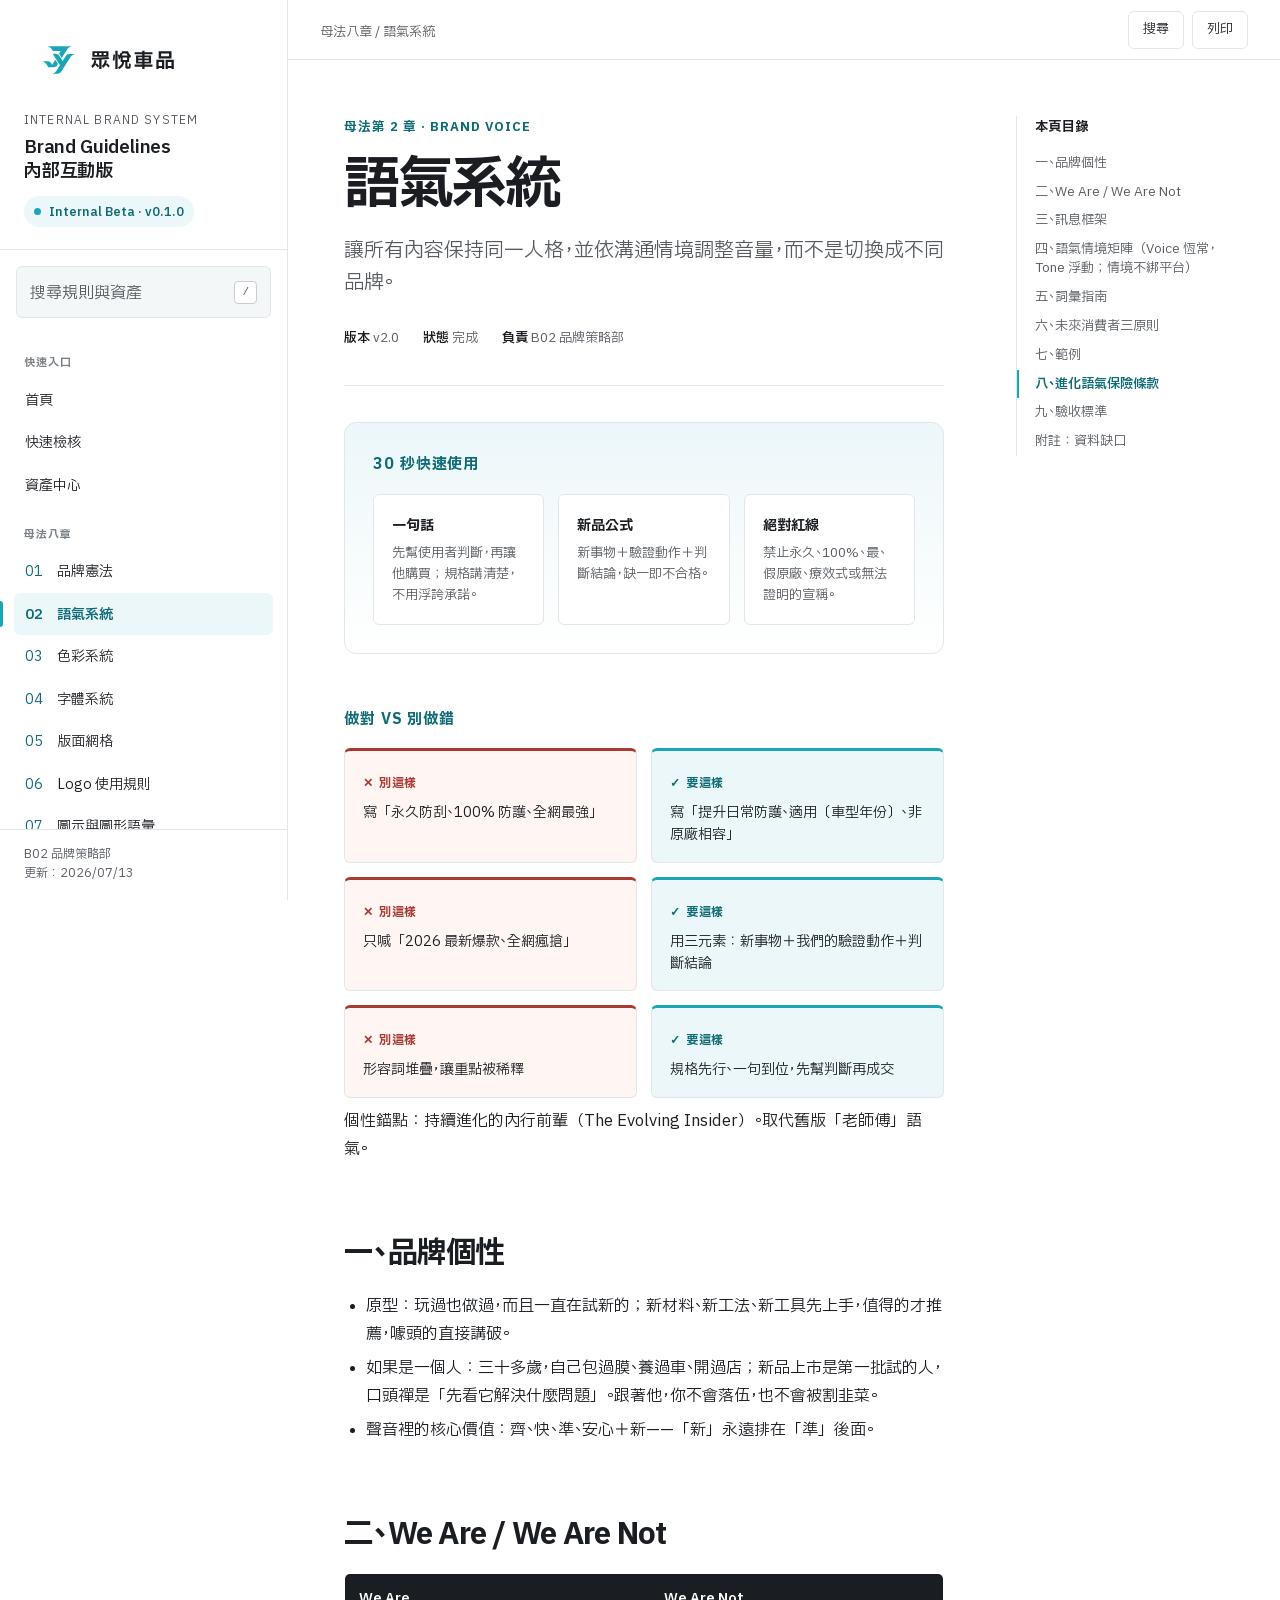
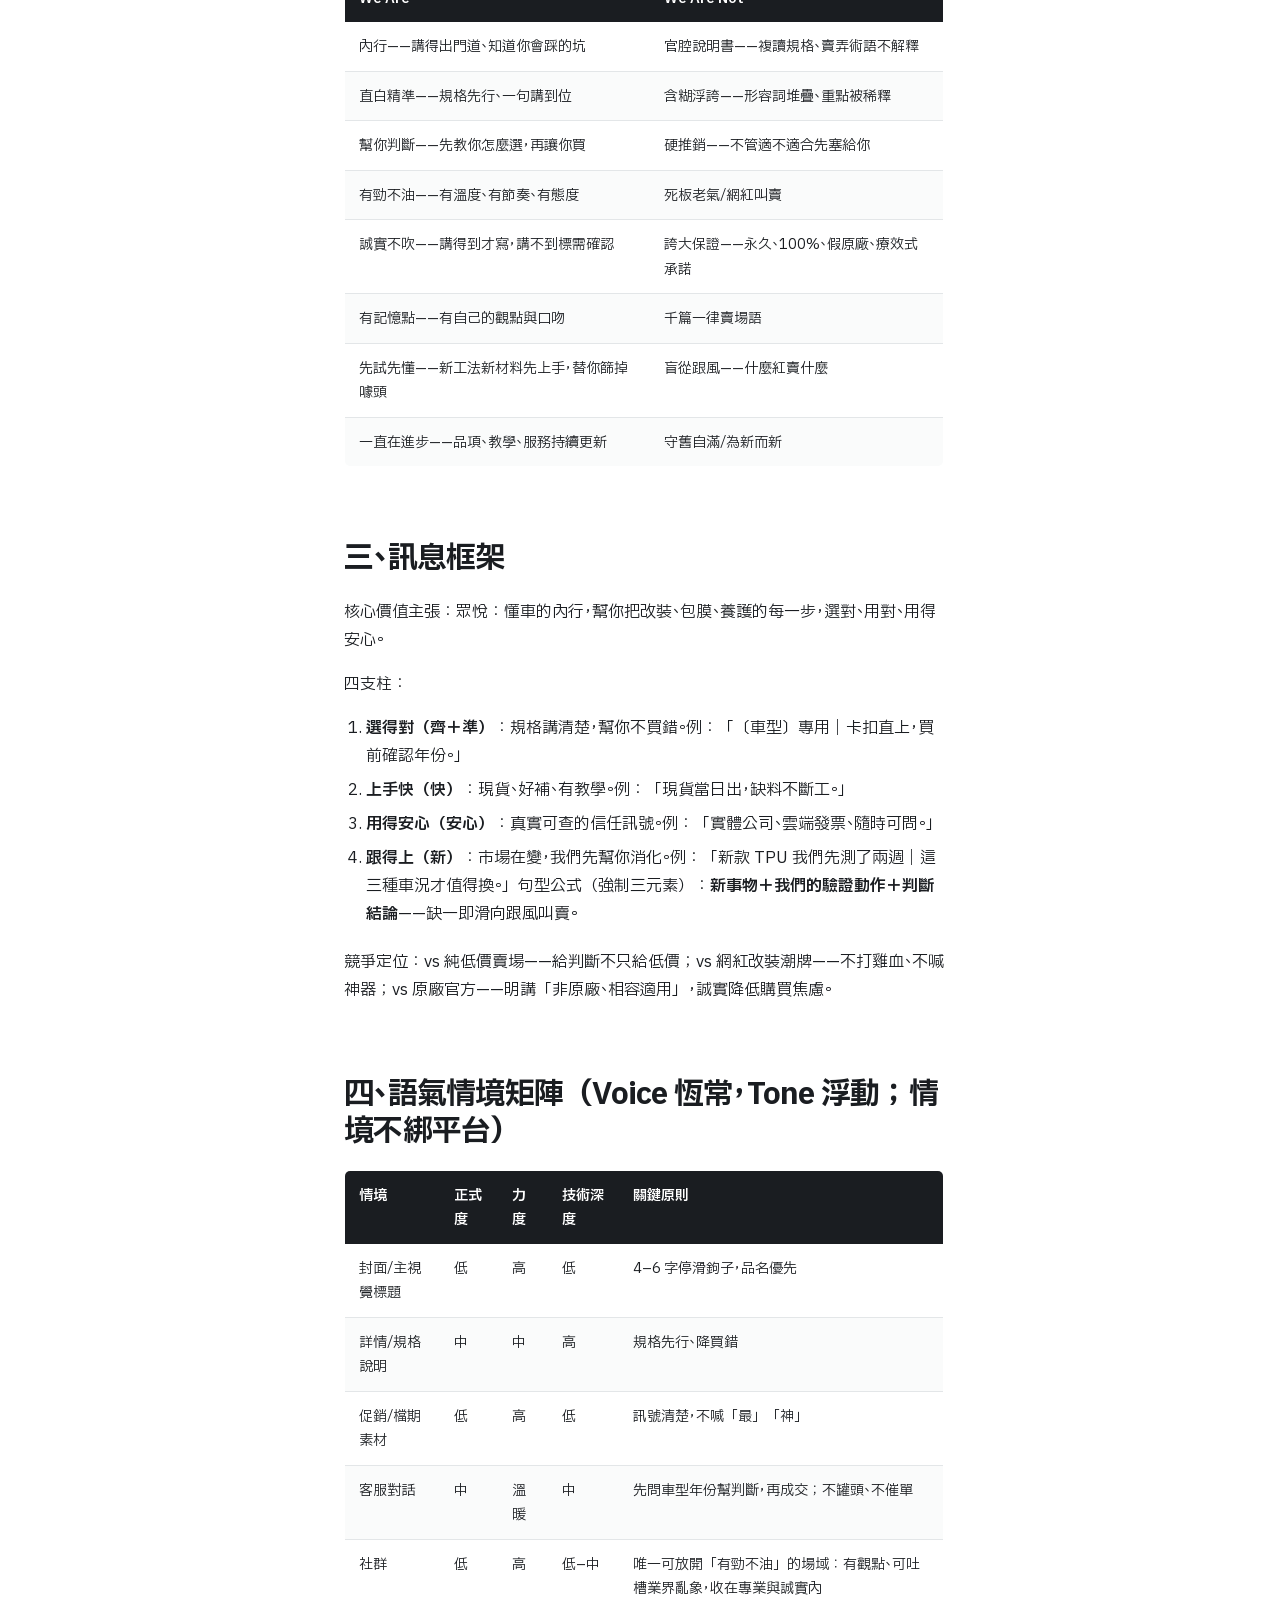
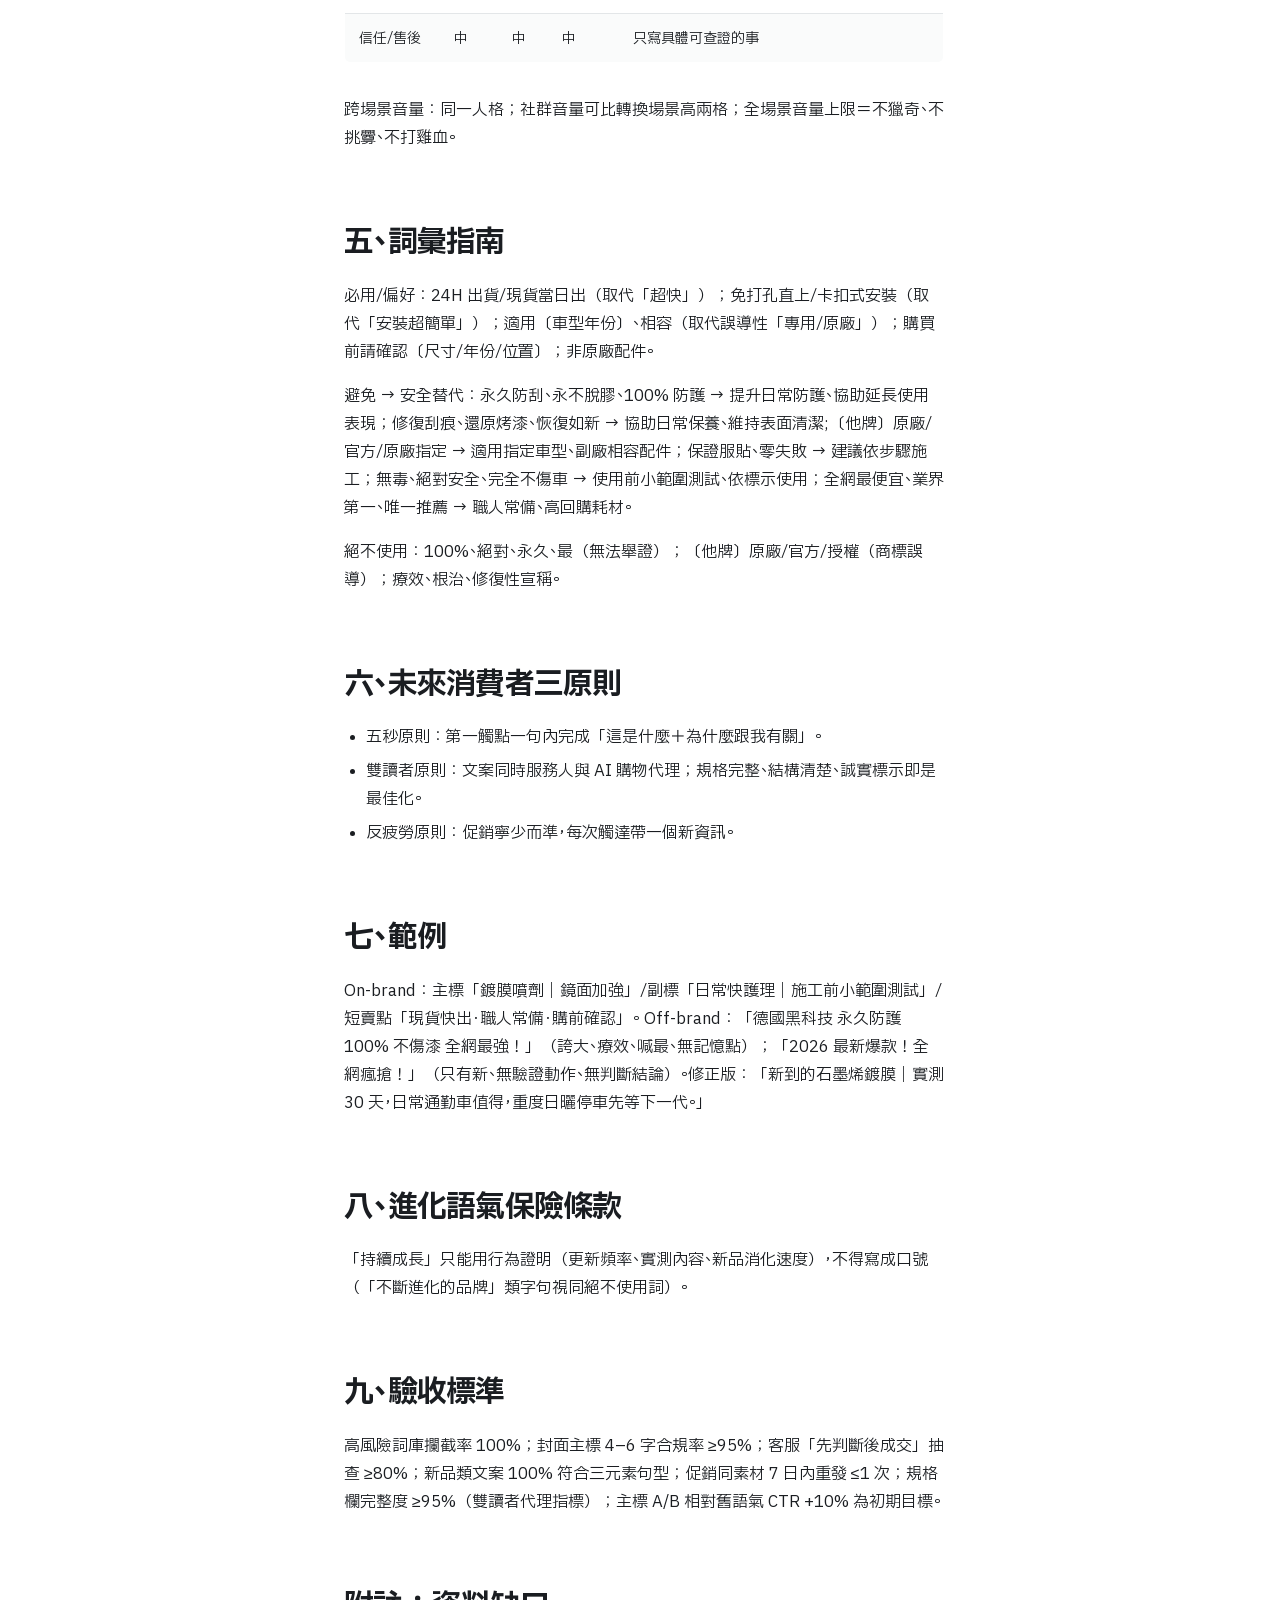
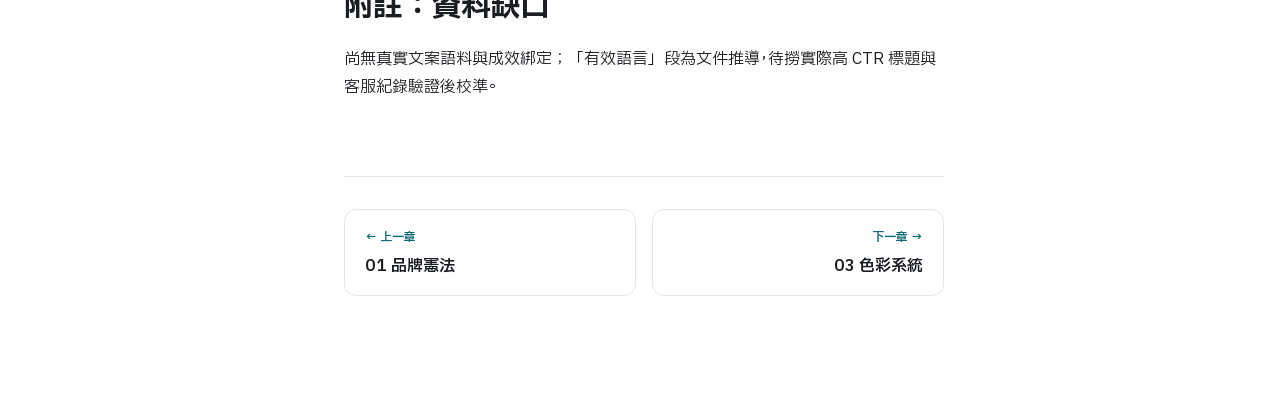
<file: pages/voice.html>
<!doctype html>
<html lang="zh-Hant">
<head>
  <meta charset="utf-8">
  <meta name="viewport" content="width=device-width, initial-scale=1">
  <meta name="description" content="眾悅 Brand Guidelines 內部互動版">
  <meta name="robots" content="noindex,nofollow,noarchive">
  <meta name="theme-color" content="#1a1d21">
  <title>語氣系統｜眾悅 Brand Guidelines</title>
  <link rel="icon" href="../assets/logo/JY_logo_mark_sq_primary.svg" type="image/svg+xml">
  <link rel="preload" href="../assets/fonts/PlexSansTC-400.woff2" as="font" type="font/woff2" crossorigin>
  <link rel="preload" href="../assets/fonts/PlexSansTC-700.woff2" as="font" type="font/woff2" crossorigin>
  <link rel="stylesheet" href="../assets/css/styles.css">
</head>
<body>
<a class="skip-link" href="#mainContent">跳到主要內容</a>
<div class="app-shell">
  <aside class="sidebar" aria-label="主要導覽">
    <div class="brand-panel">
      <img src="../assets/logo/JY_logo_full_h_primary.svg" alt="眾悅車品">
      <div class="brand-kicker">Internal Brand System</div>
      <p class="brand-title">Brand Guidelines<br>內部互動版</p>
      <span class="status-badge">Internal Beta · v0.1.0</span>
    </div>
    <div class="side-search"><button class="search-button" data-open-search><span>搜尋規則與資產</span><kbd>/</kbd></button></div>
    <nav class="nav-scroll"><div class="nav-group"><p class="nav-label">快速入口</p><a class="nav-link" href="../index.html"><span>首頁</span></a><a class="nav-link" href="../pages/checks.html"><span>快速檢核</span></a><a class="nav-link" href="../pages/resources.html"><span>資產中心</span></a></div><div class="nav-group"><p class="nav-label">母法八章</p><a class="nav-link" href="../pages/constitution.html"><span class="nav-num">01</span><span>品牌憲法</span></a><a class="nav-link active" href="../pages/voice.html"><span class="nav-num">02</span><span>語氣系統</span></a><a class="nav-link" href="../pages/color.html"><span class="nav-num">03</span><span>色彩系統</span></a><a class="nav-link" href="../pages/typography.html"><span class="nav-num">04</span><span>字體系統</span></a><a class="nav-link" href="../pages/grid.html"><span class="nav-num">05</span><span>版面網格</span></a><a class="nav-link" href="../pages/logo.html"><span class="nav-num">06</span><span>Logo 使用規則</span></a><a class="nav-link" href="../pages/iconography.html"><span class="nav-num">07</span><span>圖示與圖形語彙</span></a><a class="nav-link" href="../pages/imagery.html"><span class="nav-num">08</span><span>影像風格</span></a></div><div class="nav-group"><p class="nav-label">治理</p><a class="nav-link" href="../pages/status.html"><span>狀態與版本</span></a><a class="nav-link" href="../pages/methodology.html"><span>共用方法論</span></a><a class="nav-link" href="../pages/changelog.html"><span>更新紀錄</span></a></div></nav>
    <div class="sidebar-footer">B02 品牌策略部<br>更新：2026/07/13</div>
  </aside>
  <div class="mobile-overlay" data-menu-close></div>
  <main class="main" id="mainContent">
    <header class="topbar">
      <div><button class="icon-button menu-button" data-menu-toggle aria-label="開啟導覽">☰</button> <span class="breadcrumb">母法八章 / 語氣系統</span></div>
      <div class="top-actions">
        <button class="icon-button hide-mobile" data-open-search>搜尋</button>
        <button class="icon-button" data-print>列印</button>
      </div>
    </header>
    <div class="page"><div class="page-grid"><article class="article"><div class="page-kicker">母法第 2 章 · Brand Voice</div>
<h1>語氣系統</h1>
<p class="lead">讓所有內容保持同一人格，並依溝通情境調整音量，而不是切換成不同品牌。</p>
<div class="meta-row"><span><strong>版本</strong> v2.0</span><span><strong>狀態</strong> 完成</span><span><strong>負責</strong> B02 品牌策略部</span></div><section class="quick-panel"><h2>30 秒快速使用</h2><div class="quick-grid"><div class="quick-item"><strong>一句話</strong><p>先幫使用者判斷，再讓他購買；規格講清楚，不用浮誇承諾。</p></div><div class="quick-item"><strong>新品公式</strong><p>新事物＋驗證動作＋判斷結論，缺一即不合格。</p></div><div class="quick-item"><strong>絕對紅線</strong><p>禁止永久、100%、最、假原廠、療效式或無法證明的宣稱。</p></div></div></section><section class="dodont" aria-labelledby="dodontHead"><h2 id="dodontHead">做對 vs 別做錯</h2><div class="dodont-grid"><div class="dodont-pair">
<div class="dodont-card is-dont"><div class="dodont-tag">別這樣</div><p>寫「永久防刮、100% 防護、全網最強」</p></div>
<div class="dodont-card is-do"><div class="dodont-tag">要這樣</div><p>寫「提升日常防護、適用〔車型年份〕、非原廠相容」</p></div>
</div><div class="dodont-pair">
<div class="dodont-card is-dont"><div class="dodont-tag">別這樣</div><p>只喊「2026 最新爆款、全網瘋搶」</p></div>
<div class="dodont-card is-do"><div class="dodont-tag">要這樣</div><p>用三元素：新事物＋我們的驗證動作＋判斷結論</p></div>
</div><div class="dodont-pair">
<div class="dodont-card is-dont"><div class="dodont-tag">別這樣</div><p>形容詞堆疊，讓重點被稀釋</p></div>
<div class="dodont-card is-do"><div class="dodont-tag">要這樣</div><p>規格先行、一句到位，先幫判斷再成交</p></div>
</div></div></section><div class="content"><p>個性錨點：持續進化的內行前輩（The Evolving Insider）。取代舊版「老師傅」語氣。</p>
<h2 id="section-1">一、品牌個性<a aria-label="複製此節連結" class="heading-anchor" data-anchor="" href="#section-1">#</a></h2>
<ul>
<li>原型：玩過也做過，而且一直在試新的；新材料、新工法、新工具先上手，值得的才推薦，噱頭的直接講破。</li>
<li>如果是一個人：三十多歲，自己包過膜、養過車、開過店；新品上市是第一批試的人，口頭禪是「先看它解決什麼問題」。跟著他，你不會落伍，也不會被割韭菜。</li>
<li>聲音裡的核心價值：齊、快、準、安心＋新——「新」永遠排在「準」後面。</li>
</ul>
<h2 id="section-2">二、We Are / We Are Not<a aria-label="複製此節連結" class="heading-anchor" data-anchor="" href="#section-2">#</a></h2>
<table>
<thead>
<tr>
<th>We Are</th>
<th>We Are Not</th>
</tr>
</thead>
<tbody>
<tr>
<td>內行——講得出門道、知道你會踩的坑</td>
<td>官腔說明書——複讀規格、賣弄術語不解釋</td>
</tr>
<tr>
<td>直白精準——規格先行、一句講到位</td>
<td>含糊浮誇——形容詞堆疊、重點被稀釋</td>
</tr>
<tr>
<td>幫你判斷——先教你怎麼選，再讓你買</td>
<td>硬推銷——不管適不適合先塞給你</td>
</tr>
<tr>
<td>有勁不油——有溫度、有節奏、有態度</td>
<td>死板老氣／網紅叫賣</td>
</tr>
<tr>
<td>誠實不吹——講得到才寫，講不到標需確認</td>
<td>誇大保證——永久、100%、假原廠、療效式承諾</td>
</tr>
<tr>
<td>有記憶點——有自己的觀點與口吻</td>
<td>千篇一律賣場語</td>
</tr>
<tr>
<td>先試先懂——新工法新材料先上手，替你篩掉噱頭</td>
<td>盲從跟風——什麼紅賣什麼</td>
</tr>
<tr>
<td>一直在進步——品項、教學、服務持續更新</td>
<td>守舊自滿／為新而新</td>
</tr>
</tbody>
</table>
<h2 id="section-3">三、訊息框架<a aria-label="複製此節連結" class="heading-anchor" data-anchor="" href="#section-3">#</a></h2>
<p>核心價值主張：眾悅：懂車的內行，幫你把改裝、包膜、養護的每一步，選對、用對、用得安心。</p>
<p>四支柱：</p>
<ol>
<li><strong>選得對（齊＋準）</strong>：規格講清楚，幫你不買錯。例：「〔車型〕專用｜卡扣直上，買前確認年份。」</li>
<li><strong>上手快（快）</strong>：現貨、好補、有教學。例：「現貨當日出，缺料不斷工。」</li>
<li><strong>用得安心（安心）</strong>：真實可查的信任訊號。例：「實體公司、雲端發票、隨時可問。」</li>
<li><strong>跟得上（新）</strong>：市場在變，我們先幫你消化。例：「新款 TPU 我們先測了兩週｜這三種車況才值得換。」句型公式（強制三元素）：<strong>新事物＋我們的驗證動作＋判斷結論</strong>——缺一即滑向跟風叫賣。</li>
</ol>
<p>競爭定位：vs 純低價賣場——給判斷不只給低價；vs 網紅改裝潮牌——不打雞血、不喊神器；vs 原廠官方——明講「非原廠、相容適用」，誠實降低購買焦慮。</p>
<h2 id="section-4">四、語氣情境矩陣（Voice 恆常，Tone 浮動；情境不綁平台）<a aria-label="複製此節連結" class="heading-anchor" data-anchor="" href="#section-4">#</a></h2>
<table>
<thead>
<tr>
<th>情境</th>
<th>正式度</th>
<th>力度</th>
<th>技術深度</th>
<th>關鍵原則</th>
</tr>
</thead>
<tbody>
<tr>
<td>封面／主視覺標題</td>
<td>低</td>
<td>高</td>
<td>低</td>
<td>4–6 字停滑鉤子，品名優先</td>
</tr>
<tr>
<td>詳情／規格說明</td>
<td>中</td>
<td>中</td>
<td>高</td>
<td>規格先行、降買錯</td>
</tr>
<tr>
<td>促銷／檔期素材</td>
<td>低</td>
<td>高</td>
<td>低</td>
<td>訊號清楚，不喊「最」「神」</td>
</tr>
<tr>
<td>客服對話</td>
<td>中</td>
<td>溫暖</td>
<td>中</td>
<td>先問車型年份幫判斷，再成交；不罐頭、不催單</td>
</tr>
<tr>
<td>社群</td>
<td>低</td>
<td>高</td>
<td>低–中</td>
<td>唯一可放開「有勁不油」的場域：有觀點、可吐槽業界亂象，收在專業與誠實內</td>
</tr>
<tr>
<td>信任／售後</td>
<td>中</td>
<td>中</td>
<td>中</td>
<td>只寫具體可查證的事</td>
</tr>
</tbody>
</table>
<p>跨場景音量：同一人格；社群音量可比轉換場景高兩格；全場景音量上限＝不獵奇、不挑釁、不打雞血。</p>
<h2 id="section-5">五、詞彙指南<a aria-label="複製此節連結" class="heading-anchor" data-anchor="" href="#section-5">#</a></h2>
<p>必用／偏好：24H 出貨／現貨當日出（取代「超快」）；免打孔直上／卡扣式安裝（取代「安裝超簡單」）；適用〔車型年份〕、相容（取代誤導性「專用／原廠」）；購買前請確認〔尺寸／年份／位置〕；非原廠配件。</p>
<p>避免 → 安全替代：永久防刮、永不脫膠、100% 防護 → 提升日常防護、協助延長使用表現；修復刮痕、還原烤漆、恢復如新 → 協助日常保養、維持表面清潔;〔他牌〕原廠／官方／原廠指定 → 適用指定車型、副廠相容配件；保證服貼、零失敗 → 建議依步驟施工；無毒、絕對安全、完全不傷車 → 使用前小範圍測試、依標示使用；全網最便宜、業界第一、唯一推薦 → 職人常備、高回購耗材。</p>
<p>絕不使用：100%、絕對、永久、最（無法舉證）；〔他牌〕原廠／官方／授權（商標誤導）；療效、根治、修復性宣稱。</p>
<h2 id="section-6">六、未來消費者三原則<a aria-label="複製此節連結" class="heading-anchor" data-anchor="" href="#section-6">#</a></h2>
<ul>
<li>五秒原則：第一觸點一句內完成「這是什麼＋為什麼跟我有關」。</li>
<li>雙讀者原則：文案同時服務人與 AI 購物代理；規格完整、結構清楚、誠實標示即是最佳化。</li>
<li>反疲勞原則：促銷寧少而準，每次觸達帶一個新資訊。</li>
</ul>
<h2 id="section-7">七、範例<a aria-label="複製此節連結" class="heading-anchor" data-anchor="" href="#section-7">#</a></h2>
<p>On-brand：主標「鍍膜噴劑｜鏡面加強」／副標「日常快護理｜施工前小範圍測試」／短賣點「現貨快出．職人常備．購前確認」。
Off-brand：「德國黑科技 永久防護 100% 不傷漆 全網最強！」（誇大、療效、喊最、無記憶點）；「2026 最新爆款！全網瘋搶！」（只有新、無驗證動作、無判斷結論）。修正版：「新到的石墨烯鍍膜｜實測 30 天，日常通勤車值得，重度日曬停車先等下一代。」</p>
<h2 id="section-8">八、進化語氣保險條款<a aria-label="複製此節連結" class="heading-anchor" data-anchor="" href="#section-8">#</a></h2>
<p>「持續成長」只能用行為證明（更新頻率、實測內容、新品消化速度），不得寫成口號（「不斷進化的品牌」類字句視同絕不使用詞）。</p>
<h2 id="section-9">九、驗收標準<a aria-label="複製此節連結" class="heading-anchor" data-anchor="" href="#section-9">#</a></h2>
<p>高風險詞庫攔截率 100%；封面主標 4–6 字合規率 ≥95%；客服「先判斷後成交」抽查 ≥80%；新品類文案 100% 符合三元素句型；促銷同素材 7 日內重發 ≤1 次；規格欄完整度 ≥95%（雙讀者代理指標）；主標 A/B 相對舊語氣 CTR +10% 為初期目標。</p>
<h2 id="section-10">附註：資料缺口<a aria-label="複製此節連結" class="heading-anchor" data-anchor="" href="#section-10">#</a></h2>
<p>尚無真實文案語料與成效綁定；「有效語言」段為文件推導，待撈實際高 CTR 標題與客服紀錄驗證後校準。</p>
</div><nav class="pager" aria-label="章節前後導覽"><a class="pager-link prev" href="constitution.html"><span class="pager-dir">← 上一章</span><span class="pager-title">01 品牌憲法</span></a><a class="pager-link next" href="color.html"><span class="pager-dir">下一章 →</span><span class="pager-title">03 色彩系統</span></a></nav></article><aside class="toc"><div class="toc-title">本頁目錄</div><a class="toc-h2" href="#section-1">一、品牌個性</a><a class="toc-h2" href="#section-2">二、We Are / We Are Not</a><a class="toc-h2" href="#section-3">三、訊息框架</a><a class="toc-h2" href="#section-4">四、語氣情境矩陣（Voice 恆常，Tone 浮動；情境不綁平台）</a><a class="toc-h2" href="#section-5">五、詞彙指南</a><a class="toc-h2" href="#section-6">六、未來消費者三原則</a><a class="toc-h2" href="#section-7">七、範例</a><a class="toc-h2" href="#section-8">八、進化語氣保險條款</a><a class="toc-h2" href="#section-9">九、驗收標準</a><a class="toc-h2" href="#section-10">附註：資料缺口</a></aside></div></div>
  </main>
</div>
<div class="search-modal" id="searchModal" aria-hidden="true" role="dialog" aria-modal="true" aria-label="全站搜尋">
  <div class="search-dialog">
    <div class="search-head"><input id="globalSearch" type="search" placeholder="搜尋：安全區、萊姆綠、主標、實證…"><button class="search-close" data-close-search aria-label="關閉">✕</button></div>
    <div class="search-results" id="searchResults"><div class="empty-state">輸入章節、規則、色值或關鍵字</div></div>
  </div>
</div>
<div class="toast" id="toast" aria-live="polite"></div>
<script src="../assets/js/search-index.js"></script>
<script src="../assets/js/app.js"></script>
</body>
</html>
</file>
<file: assets/css/styles.css>
/* ============================================================
   眾悅 Brand Guidelines · 內部互動版
   優化版 v0.3 — 設計系統本事：DoDont對照、章節導覽、標題錨點、搜尋鍵盤導覽
   字型自架子集：IBM Plex Sans TC (400/500/600/700) + Mono
   ============================================================ */

/* ── 字型（自架子集，OFL，同源） ── */
@font-face{font-family:"IBM Plex Sans TC";font-style:normal;font-weight:400;font-display:swap;src:url("../fonts/PlexSansTC-400.woff2") format("woff2");}
@font-face{font-family:"IBM Plex Sans TC";font-style:normal;font-weight:500;font-display:swap;src:url("../fonts/PlexSansTC-500.woff2") format("woff2");}
@font-face{font-family:"IBM Plex Sans TC";font-style:normal;font-weight:600;font-display:swap;src:url("../fonts/PlexSansTC-600.woff2") format("woff2");}
@font-face{font-family:"IBM Plex Sans TC";font-style:normal;font-weight:700;font-display:swap;src:url("../fonts/PlexSansTC-700.woff2") format("woff2");}
@font-face{font-family:"IBM Plex Mono";font-style:normal;font-weight:400;font-display:swap;src:url("../fonts/PlexMono-400.woff2") format("woff2");}
@font-face{font-family:"IBM Plex Mono";font-style:normal;font-weight:500;font-display:swap;src:url("../fonts/PlexMono-500.woff2") format("woff2");}

:root {
  --ink: #1a1d21;
  --graphite: #565b61;
  --mist: #f4f7f8;
  --white: #ffffff;
  --hairline: #e3e6e8;
  --teal-bright: #1aa6b7;
  --teal-core: #148a9a;
  --teal-deep: #0e6a75;
  --teal-wash: #ecf7f9;
  --lime: #ddf56b;
  --danger: #a83a32;

  --sidebar: 288px;
  --content: 940px;

  /* 圓角：2px(舊·IBM 銳) → 6px(眾悅中庸) → 12px(Apple 軟)。此為品牌決策，見交付說明 */
  --radius-sm: 4px;
  --radius: 6px;
  --radius-lg: 12px;

  --shadow-sm: 0 1px 2px rgba(26,29,33,.04), 0 2px 8px rgba(26,29,33,.05);
  --shadow: 0 8px 24px rgba(26,29,33,.08);
  --shadow-lg: 0 24px 64px rgba(26,29,33,.16);

  --ease: cubic-bezier(.4,0,.2,1);
  --ease-out: cubic-bezier(.16,1,.3,1);

  --space-1: 8px;  --space-2: 16px; --space-3: 24px;
  --space-4: 32px; --space-6: 48px; --space-8: 64px;
}

* { box-sizing: border-box; }
html { scroll-behavior: smooth; }
body {
  margin: 0;
  font-family: "IBM Plex Sans TC", "Noto Sans TC", "PingFang TC", "Microsoft JhengHei", sans-serif;
  color: var(--ink);
  background: var(--white);
  line-height: 1.75;
  font-size: 16px;
  -webkit-font-smoothing: antialiased;
  text-rendering: optimizeLegibility;
  font-feature-settings: "palt" 1;
}
h1,h2,h3,h4 { font-weight: 700; letter-spacing: -.01em; }
a { color: var(--teal-deep); text-decoration-thickness: 1px; text-underline-offset: 3px; transition: color .15s var(--ease); }
a:hover { color: var(--teal-core); }
button, input, textarea, select { font: inherit; color: inherit; }
button { cursor: pointer; }
img, svg { max-width: 100%; }
::selection { background: var(--lime); color: var(--ink); }
:focus-visible { outline: 2px solid var(--teal-core); outline-offset: 2px; border-radius: var(--radius-sm); }
code, kbd, .swatch span, .nav-num, [data-copy], .meta-row span { font-variant-numeric: tabular-nums; }

.skip-link { position: fixed; left: 16px; top: -100px; z-index: 1000; background: var(--ink); color: #fff; padding: 8px 16px; border-radius: var(--radius); }
.skip-link:focus { top: 16px; }

.app-shell { min-height: 100vh; }

/* ── 側邊導覽 ── */
.sidebar { position: fixed; inset: 0 auto 0 0; width: var(--sidebar); border-right: 1px solid var(--hairline); background: var(--white); display: flex; flex-direction: column; z-index: 30; }
.brand-panel { padding: 28px 24px 22px; border-bottom: 1px solid var(--hairline); }
.brand-panel img { width: 168px; display: block; margin-bottom: 18px; }
.brand-kicker { font-size: 11.5px; letter-spacing: .1em; text-transform: uppercase; color: var(--graphite); }
.brand-title { font-size: 18px; font-weight: 600; line-height: 1.35; margin: 4px 0 0; letter-spacing: -.01em; }
.status-badge { display: inline-flex; align-items: center; gap: 8px; margin-top: 14px; padding: 5px 10px; background: var(--teal-wash); color: var(--teal-deep); font-size: 12px; font-weight: 600; border-radius: 100px; }
.status-badge::before { content: ""; width: 7px; height: 7px; border-radius: 50%; background: var(--teal-bright); }

.side-search { padding: 16px 16px 8px; }
.search-button { width: 100%; border: 1px solid var(--hairline); background: var(--mist); color: var(--graphite); display: flex; justify-content: space-between; align-items: center; padding: 11px 13px; border-radius: var(--radius); transition: border-color .15s var(--ease), background .15s var(--ease); }
.search-button:hover { border-color: var(--teal-core); background: var(--white); }
.search-button kbd { font-size: 11px; border: 1px solid #c8cdd0; background: #fff; padding: 1px 7px; border-radius: var(--radius-sm); }

.nav-scroll { overflow-y: auto; padding: 8px 14px 24px; }
.nav-group { margin-top: 18px; }
.nav-label { margin: 0 10px 7px; font-size: 11px; font-weight: 700; letter-spacing: .1em; color: #7a8085; text-transform: uppercase; }
.nav-link { display: flex; align-items: center; gap: 10px; padding: 9px 11px; color: var(--ink); text-decoration: none; font-size: 14px; border-radius: var(--radius); position: relative; transition: background .15s var(--ease); }
.nav-link:hover { background: var(--mist); color: var(--ink); }
.nav-link.active { background: var(--teal-wash); color: var(--teal-deep); font-weight: 600; }
.nav-link.active::before { content: ""; position: absolute; left: -14px; top: 8px; bottom: 8px; width: 3px; border-radius: 0 3px 3px 0; background: var(--teal-bright); }
.nav-num { color: var(--teal-deep); width: 22px; }

.sidebar-footer { margin-top: auto; border-top: 1px solid var(--hairline); padding: 14px 24px 18px; font-size: 12px; color: var(--graphite); line-height: 1.6; }

/* ── 主區與頂欄 ── */
.main { margin-left: var(--sidebar); min-height: 100vh; }
.topbar { height: 60px; position: sticky; top: 0; z-index: 20; background: rgba(255,255,255,.72); backdrop-filter: saturate(180%) blur(20px); -webkit-backdrop-filter: saturate(180%) blur(20px); border-bottom: 1px solid var(--hairline); display: flex; align-items: center; justify-content: space-between; padding: 0 32px; }
.breadcrumb { font-size: 13px; color: var(--graphite); }
.top-actions { display: flex; align-items: center; gap: 8px; }
.icon-button { border: 1px solid var(--hairline); background: var(--white); min-width: 38px; height: 38px; padding: 0 14px; border-radius: var(--radius); font-size: 13px; transition: border-color .15s var(--ease), background .15s var(--ease); }
.icon-button:hover { border-color: var(--teal-core); background: var(--mist); }
.menu-button { display: none; }

.page { width: min(100%, 1340px); margin: 0 auto; padding: 56px 56px 112px; }
.page-grid { display: grid; grid-template-columns: minmax(0, var(--content)) 208px; gap: 72px; align-items: start; }
.article { min-width: 0; }

/* ── 目錄 ── */
.toc { position: sticky; top: 92px; font-size: 13px; padding-left: 18px; border-left: 1px solid var(--hairline); max-height: calc(100vh - 128px); overflow: auto; }
.toc-title { font-weight: 700; margin-bottom: 10px; letter-spacing: .02em; }
.toc a { display: block; color: var(--graphite); text-decoration: none; padding: 5px 0; line-height: 1.45; border-left: 2px solid transparent; margin-left: -18px; padding-left: 16px; transition: color .15s var(--ease), border-color .15s var(--ease); }
.toc a:hover, .toc a.is-active { color: var(--teal-deep); font-weight: 600; border-left-color: var(--teal-bright); }
.toc .toc-h3 { padding-left: 28px; font-size: 12px; }

/* ── 頁首排版 ── */
.page-kicker { font-size: 12.5px; color: var(--teal-deep); font-weight: 700; letter-spacing: .08em; text-transform: uppercase; margin-bottom: 14px; }
.page h1 { font-size: clamp(36px, 4.4vw, 60px); line-height: 1.08; letter-spacing: -.04em; margin: 0 0 20px; }
.lead { font-size: 20px; line-height: 1.6; color: var(--graphite); max-width: 760px; margin: 0 0 30px; }
.meta-row { display: flex; flex-wrap: wrap; gap: 8px 24px; font-size: 13px; color: var(--graphite); padding-bottom: 36px; border-bottom: 1px solid var(--hairline); }
.meta-row strong { color: var(--ink); font-weight: 600; }

/* ── 30 秒快速使用 ── */
.quick-panel { background: linear-gradient(180deg, var(--teal-wash), #fff); border: 1px solid var(--hairline); border-radius: var(--radius-lg); margin: 36px 0 52px; padding: 28px; }
.quick-panel h2 { margin: 0 0 16px; font-size: 15px; letter-spacing: .06em; text-transform: uppercase; color: var(--teal-deep); }
.quick-grid { display: grid; grid-template-columns: repeat(3, 1fr); gap: 14px; }
.quick-item { background: var(--white); border: 1px solid var(--hairline); border-radius: var(--radius); padding: 18px; min-height: 118px; }
.quick-item strong { display: block; font-size: 14px; margin-bottom: 6px; }
.quick-item p { font-size: 13px; color: var(--graphite); margin: 0; line-height: 1.6; }

/* ── 內文 ── */
.content h2 { font-size: 30px; line-height: 1.25; margin: 72px 0 20px; letter-spacing: -.025em; }
.content h3 { font-size: 21px; margin: 40px 0 12px; line-height: 1.35; }
.content h4 { font-size: 17px; margin: 28px 0 8px; }
.content p { margin: 0 0 16px; }
.content ul, .content ol { padding-left: 1.35em; margin: 0 0 20px; }
.content li { margin: 6px 0; }
.content strong { font-weight: 600; }
.content blockquote { margin: 24px 0; padding: 18px 22px; background: var(--teal-wash); border-left: 3px solid var(--teal-bright); border-radius: 0 var(--radius) var(--radius) 0; }
.content hr { border: 0; border-top: 1px solid var(--hairline); margin: 56px 0; }
.content table { width: 100%; border-collapse: collapse; margin: 20px 0 32px; font-size: 14px; border: 1px solid var(--hairline); border-radius: var(--radius); overflow: hidden; }
.content th { text-align: left; background: var(--ink); color: #fff; padding: 12px 14px; vertical-align: top; font-weight: 600; }
.content td { border-bottom: 1px solid var(--hairline); padding: 12px 14px; vertical-align: top; }
.content tr:last-child td { border-bottom: 0; }
.content tr:nth-child(even) td { background: #fafbfb; }
.content code { background: var(--mist); padding: 2px 6px; font-size: .88em; border-radius: var(--radius-sm); font-family: "IBM Plex Mono", monospace; }
.content pre { background: var(--ink); color: #fff; padding: 20px; overflow-x: auto; border-radius: var(--radius); }
.content pre code { background: transparent; padding: 0; }

/* ── 提示框 ── */
.notice { display: flex; gap: 14px; padding: 16px 18px; margin: 24px 0; border: 1px solid var(--hairline); background: var(--white); border-radius: var(--radius); }
.notice strong { display: block; }
.notice.info { border-left: 3px solid var(--teal-bright); background: var(--teal-wash); }
.notice.warn { border-left: 3px solid var(--lime); background: #fbfdea; }
.notice.danger { border-left: 3px solid var(--danger); background: #fff5f3; }

/* ── 首頁 Hero ── */
.dashboard-hero { display: grid; grid-template-columns: 1.25fr .75fr; gap: 56px; align-items: end; padding: 8px 0 60px; border-bottom: 1px solid var(--hairline); }
.dashboard-hero h1 { max-width: 780px; }
.hero-side { background: var(--ink); color: #fff; padding: 30px; border-radius: var(--radius-lg); }
.hero-side .eyebrow { color: #8ecdd4; font-size: 12px; font-weight: 700; letter-spacing: .1em; text-transform: uppercase; } /* dogfood 修正：原為萊姆綠當字，違反色彩章；改用淺鋼青 tint */
.hero-side h2 { font-size: 20px; margin: 10px 0 8px; }
.hero-side p { color: #d8dcdf; font-size: 14px; }

.section-title { margin: 64px 0 22px; font-size: 24px; letter-spacing: -.02em; }

/* ── 章節卡 ── */
.card-grid { display: grid; grid-template-columns: repeat(4, minmax(0,1fr)); gap: 16px; }
.nav-card { min-height: 196px; border: 1px solid var(--hairline); border-radius: var(--radius-lg); padding: 22px; color: var(--ink); text-decoration: none; position: relative; background: var(--white); transition: transform .22s var(--ease-out), box-shadow .22s var(--ease-out), border-color .22s var(--ease-out); }
.nav-card:hover { transform: translateY(-4px); border-color: transparent; color: var(--ink); box-shadow: var(--shadow); }
.nav-card .card-num { font-size: 13px; font-weight: 700; color: var(--teal-deep); }
.nav-card h3 { margin: 40px 0 8px; font-size: 19px; line-height: 1.3; }
.nav-card p { font-size: 13px; color: var(--graphite); line-height: 1.6; }
.nav-card::after { content: "→"; position: absolute; right: 20px; bottom: 16px; font-size: 19px; color: var(--teal-deep); opacity: 0; transform: translateX(-6px); transition: opacity .22s var(--ease-out), transform .22s var(--ease-out); }
.nav-card:hover::after { opacity: 1; transform: translateX(0); }

.tool-grid { display: grid; grid-template-columns: repeat(3, 1fr); gap: 16px; }
.tool-card { background: var(--mist); border: 1px solid var(--hairline); border-radius: var(--radius-lg); padding: 24px; min-height: 162px; }
.tool-card h3 { margin: 0 0 8px; font-size: 18px; }
.tool-card p { color: var(--graphite); font-size: 14px; }

/* ── 色票 ── */
.palette { display: grid; grid-template-columns: repeat(4, 1fr); gap: 14px; margin: 24px 0 32px; }
.swatch { min-height: 152px; padding: 15px; display: flex; flex-direction: column; justify-content: flex-end; border: 1px solid rgba(0,0,0,.06); border-radius: var(--radius); position: relative; box-shadow: var(--shadow-sm); }
.swatch.light { color: var(--ink); }
.swatch.dark { color: #fff; }
.swatch button { position: absolute; top: 10px; right: 10px; border: 0; background: rgba(255,255,255,.9); color: var(--ink); padding: 6px 9px; font-size: 12px; border-radius: var(--radius-sm); transition: transform .12s var(--ease); }
.swatch button:hover { transform: scale(1.05); }
.swatch strong { font-size: 15px; }
.swatch span { font-family: "IBM Plex Mono", monospace; font-size: 12px; }

/* ── 控制面板 / 工具 ── */
.control-panel { border: 1px solid var(--hairline); border-radius: var(--radius-lg); padding: 22px; margin: 24px 0 36px; background: var(--white); }
.control-row { display: flex; flex-wrap: wrap; gap: 16px; align-items: end; margin-bottom: 16px; }
.control-row:last-child { margin-bottom: 0; }
.control { display: flex; flex-direction: column; gap: 6px; min-width: 180px; }
.control label { font-size: 12px; font-weight: 600; color: var(--graphite); }
.control input, .control textarea, .control select { border: 1px solid #c9ced1; background: var(--white); padding: 10px 12px; min-height: 42px; border-radius: var(--radius); transition: border-color .15s var(--ease); }
.control input:focus, .control textarea:focus, .control select:focus { outline: none; border-color: var(--teal-core); box-shadow: 0 0 0 3px rgba(20,138,154,.18); }
.control input[type=range] { padding: 0; min-height: auto; accent-color: var(--teal-core); }
.preview-box { border: 1px solid var(--hairline); border-radius: var(--radius); min-height: 220px; padding: 32px; display: flex; align-items: center; justify-content: center; overflow: hidden; background: var(--white); }
.type-preview { display: block; width: 100%; justify-content: initial; align-items: initial; font-size: 42px; line-height: 1.35; }
.logo-preview img { width: 340px; max-height: 220px; object-fit: contain; }
.logo-preview.dark-bg { background: var(--ink); }
.logo-preview.teal-bg { background: var(--teal-deep); }
.logo-preview.photo-bg { background: linear-gradient(135deg, #7a4d2c, #d79a55 45%, #2e2e2e); }
.download-link { display: inline-flex; align-items: center; gap: 8px; border: 1px solid var(--ink); padding: 10px 16px; color: var(--ink); text-decoration: none; font-size: 13px; font-weight: 600; border-radius: var(--radius); transition: background .15s var(--ease), color .15s var(--ease); }
.download-link:hover { background: var(--ink); color: #fff; }

/* ── 網格示範 ── */
.grid-demo { position: relative; min-height: 280px; background: var(--mist); border-radius: var(--radius-lg); padding: 24px; overflow: hidden; }
.grid-columns { position: absolute; inset: 24px; display: grid; gap: 16px; pointer-events: none; }
.grid-columns span { background: rgba(26,166,183,.14); border-left: 1px solid rgba(20,138,154,.4); border-right: 1px solid rgba(20,138,154,.4); border-radius: var(--radius-sm); }
.grid-content { position: relative; z-index: 2; display: grid; grid-template-columns: 2fr 1fr; gap: 24px; align-items: end; min-height: 232px; }
.demo-block { background: var(--white); border: 1px solid var(--hairline); border-radius: var(--radius); padding: 24px; }

/* ── 資產卡 ── */
.asset-grid { display: grid; grid-template-columns: repeat(3, 1fr); gap: 16px; margin-top: 24px; }
.asset-card { border: 1px solid var(--hairline); border-radius: var(--radius-lg); padding: 16px; transition: box-shadow .2s var(--ease-out); }
.asset-card:hover { box-shadow: var(--shadow); }
.asset-thumb { height: 150px; display: flex; align-items: center; justify-content: center; background: var(--mist); border-radius: var(--radius); padding: 22px; margin-bottom: 14px; }
.asset-thumb.dark { background: var(--ink); }
.asset-thumb img { max-height: 105px; }
.asset-card h3 { font-size: 15px; margin: 0 0 4px; }
.asset-card p { font-size: 12px; color: var(--graphite); margin: 0 0 12px; }

.placeholder-grid { display: grid; grid-template-columns: repeat(2, 1fr); gap: 16px; margin: 24px 0; }
.image-placeholder { aspect-ratio: 4/3; border: 1px dashed #9aa1a6; border-radius: var(--radius); background: repeating-linear-gradient(135deg,#f7f9fa,#f7f9fa 16px,#eef2f3 16px,#eef2f3 32px); display: flex; align-items: center; justify-content: center; padding: 24px; text-align: center; color: var(--graphite); }
.image-placeholder strong { display: block; color: var(--ink); }

/* ── 檢核清單 ── */
.checklist { display: grid; gap: 8px; margin: 18px 0 28px; }
.check-item { display: flex; gap: 12px; align-items: flex-start; padding: 13px 15px; border: 1px solid var(--hairline); border-radius: var(--radius); background: var(--white); transition: background .15s var(--ease), border-color .15s var(--ease); }
.check-item:hover { border-color: var(--teal-core); }
.check-item input { width: 18px; height: 18px; margin-top: 4px; accent-color: var(--teal-core); }
.check-item.is-done { background: var(--teal-wash); color: #50615a; border-color: transparent; }
.check-actions { display: flex; gap: 8px; margin: 16px 0 32px; }
.secondary-button { border: 1px solid var(--hairline); background: var(--white); padding: 9px 14px; border-radius: var(--radius); transition: border-color .15s var(--ease); }
.secondary-button:hover { border-color: var(--teal-core); }

/* ── 搜尋 modal（Apple 式霧面 + 柔和入場） ── */
.search-modal { position: fixed; inset: 0; z-index: 100; display: none; background: rgba(26,29,33,.4); backdrop-filter: blur(6px); -webkit-backdrop-filter: blur(6px); padding: 8vh 20px; }
.search-modal.open { display: block; animation: overlayIn .2s var(--ease); }
.search-dialog { max-width: 720px; margin: 0 auto; background: var(--white); border-radius: var(--radius-lg); box-shadow: var(--shadow-lg); overflow: hidden; animation: dialogIn .24s var(--ease-out); }
.search-head { display: flex; align-items: center; border-bottom: 1px solid var(--hairline); }
.search-head input { flex: 1; border: 0; padding: 20px; font-size: 18px; outline: none; background: transparent; }
.search-close { border: 0; background: transparent; padding: 20px; color: var(--graphite); }
.search-results { max-height: 62vh; overflow-y: auto; padding: 8px; }
.search-result { display: block; padding: 14px 16px; color: var(--ink); text-decoration: none; border-radius: var(--radius); }
.search-result:hover, .search-result.is-active { background: var(--mist); }
.search-result strong { display: block; }
.search-result span { color: var(--graphite); font-size: 13px; }
.empty-state { padding: 32px; text-align: center; color: var(--graphite); }
@keyframes overlayIn { from { opacity: 0; } to { opacity: 1; } }
@keyframes dialogIn { from { opacity: 0; transform: translateY(-8px) scale(.99); } to { opacity: 1; transform: none; } }

.mobile-overlay { display: none; }
.toast { position: fixed; right: 24px; bottom: 24px; background: var(--ink); color: #fff; padding: 11px 16px; border-radius: var(--radius); z-index: 120; opacity: 0; transform: translateY(10px); transition: .24s var(--ease-out); pointer-events: none; box-shadow: var(--shadow); }
.toast.show { opacity: 1; transform: translateY(0); }

/* ── 響應式 ── */
@media (max-width: 1180px) {
  .page-grid { grid-template-columns: minmax(0,1fr); }
  .toc { display: none; }
  .card-grid { grid-template-columns: repeat(2, minmax(0,1fr)); }
  .page { padding: 48px 40px 96px; }
}
@media (max-width: 860px) {
  :root { --sidebar: 300px; }
  .sidebar { transform: translateX(-100%); transition: transform .26s var(--ease-out); }
  body.nav-open .sidebar { transform: translateX(0); box-shadow: var(--shadow-lg); }
  .main { margin-left: 0; }
  .menu-button { display: inline-flex; align-items: center; justify-content: center; }
  .mobile-overlay { position: fixed; inset: 0; z-index: 25; background: rgba(0,0,0,.35); }
  body.nav-open .mobile-overlay { display: block; }
  .page { padding: 32px 24px 72px; }
  .topbar { padding: 0 16px; }
  .dashboard-hero { grid-template-columns: 1fr; gap: 32px; }
  .quick-grid, .tool-grid { grid-template-columns: 1fr; }
  .palette { grid-template-columns: repeat(2,1fr); }
  .asset-grid { grid-template-columns: repeat(2,1fr); }
}
@media (max-width: 560px) {
  body { font-size: 15px; }
  .page h1 { font-size: 34px; }
  .content h2 { font-size: 25px; }
  .card-grid, .asset-grid, .placeholder-grid, .palette { grid-template-columns: 1fr; }
  .page { padding-inline: 18px; }
  .control { width: 100%; }
}

/* ── 減少動態（無障礙 / Apple 尊重系統設定） ── */
@media (prefers-reduced-motion: reduce) {
  * { animation-duration: .001ms !important; animation-iteration-count: 1 !important; transition-duration: .001ms !important; scroll-behavior: auto !important; }
  .nav-card:hover { transform: none; }
}

/* ── 列印 ── */
@media print {
  .sidebar, .topbar, .toc, .search-modal, .toast, .quick-panel, .control-panel, .asset-grid, .check-actions { display: none !important; }
  .main { margin: 0; }
  .page { padding: 0; max-width: none; }
  .page-grid { display: block; }
  body { font-size: 11pt; color: #000; }
  a { color: #000; text-decoration: none; }
}

/* ============================================================
   v0.3 — 抽取自 Carbon/Polaris/Stripe/Linear 的設計系統本事
   ============================================================ */

/* ── Do / Don't 對照（Polaris/Atlassian 式） ── */
.dodont { margin: 44px 0 8px; }
.dodont h2 { font-size: 15px; letter-spacing: .06em; text-transform: uppercase; color: var(--teal-deep); margin: 0 0 16px; }
.dodont-grid { display: grid; gap: 14px; }
.dodont-pair { display: grid; grid-template-columns: 1fr 1fr; gap: 14px; }
.dodont-card { border: 1px solid var(--hairline); border-top-width: 3px; border-radius: var(--radius); padding: 16px 18px; }
.dodont-card p { margin: 0; font-size: 14px; line-height: 1.6; }
.dodont-card.is-dont { border-top-color: var(--danger); background: #fff6f4; }
.dodont-card.is-do { border-top-color: var(--teal-bright); background: var(--teal-wash); }
.dodont-tag { font-size: 12px; font-weight: 700; letter-spacing: .04em; margin-bottom: 8px; display: inline-flex; align-items: center; gap: 6px; }
.dodont-card.is-dont .dodont-tag { color: var(--danger); }
.dodont-card.is-do .dodont-tag { color: var(--teal-deep); }
.dodont-card.is-dont .dodont-tag::before { content: "✕"; }
.dodont-card.is-do .dodont-tag::before { content: "✓"; }
@media (max-width: 560px) { .dodont-pair { grid-template-columns: 1fr; } }

/* ── 章節 Prev / Next（Stripe/Carbon docs 式） ── */
.pager { display: grid; grid-template-columns: 1fr 1fr; gap: 16px; margin: 76px 0 0; padding-top: 32px; border-top: 1px solid var(--hairline); }
.pager-link { display: flex; flex-direction: column; gap: 4px; border: 1px solid var(--hairline); border-radius: var(--radius-lg); padding: 16px 20px; text-decoration: none; color: var(--ink); transition: border-color .2s var(--ease), box-shadow .2s var(--ease-out), transform .2s var(--ease-out); }
.pager-link:hover { border-color: transparent; box-shadow: var(--shadow); color: var(--ink); transform: translateY(-2px); }
.pager-link.next { text-align: right; }
.pager-dir { font-size: 12px; color: var(--teal-deep); font-weight: 600; }
.pager-title { font-size: 16px; font-weight: 600; }
@media (max-width: 560px) { .pager { grid-template-columns: 1fr; } .pager-link.next { text-align: left; } }

/* ── 標題錨點（Stripe/GitHub docs 式，hover 顯示） ── */
.content h2, .content h3 { position: relative; }
.heading-anchor { position: absolute; left: -1.05em; top: .06em; opacity: 0; text-decoration: none; color: var(--teal-core); font-weight: 400; padding-right: .35em; transition: opacity .15s var(--ease); }
.content h2:hover .heading-anchor, .content h3:hover .heading-anchor, .heading-anchor:focus-visible { opacity: 1; }
@media (max-width: 1180px) { .heading-anchor { position: static; opacity: .45; margin-left: .4em; left: auto; } }
</file>
